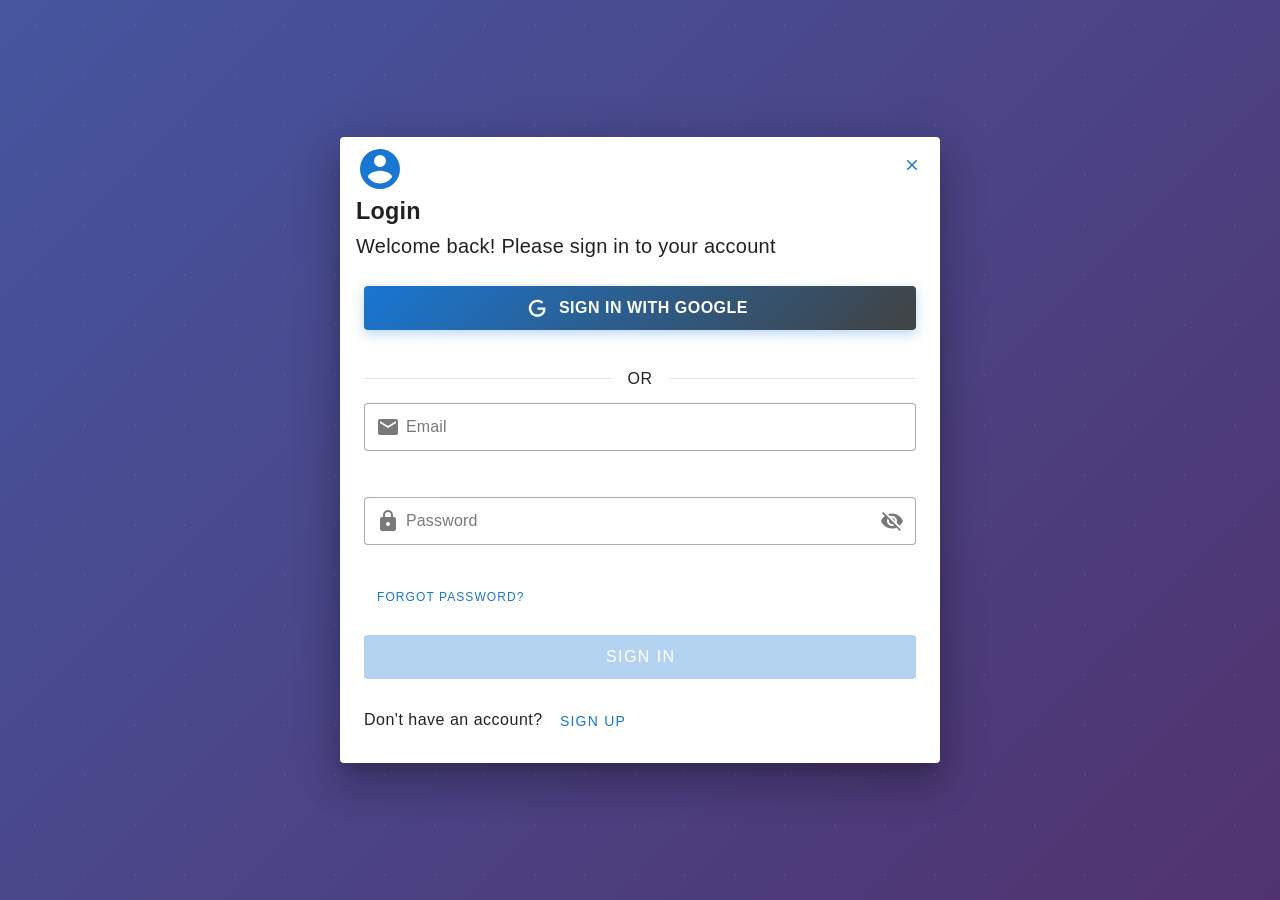
<file: src/auth/index.html>
<!doctype html>
<html lang="en">
  <head>
    <meta charset="UTF-8" />
    <meta name="viewport" content="width=device-width, initial-scale=1.0" />
    <title>Login - iamnhtt</title>
    <link
      rel="icon"
      type="image/png"
      href="/logo.png"
    />
    <script type="module" crossorigin src="../../assets/auth-CJ8WAAJZ.js"></script>
    <link rel="modulepreload" crossorigin href="../../assets/modulepreload-polyfill-YP0FEG5d.js">
    <link rel="modulepreload" crossorigin href="../../assets/preload-helper-ySK2DdBU.js">
    <link rel="modulepreload" crossorigin href="../../assets/runtime-dom.esm-bundler-Dkm7NH_y.js">
    <link rel="modulepreload" crossorigin href="../../assets/pinia-B1af4gAa.js">
    <link rel="modulepreload" crossorigin href="../../assets/i18n-DDheUZxc.js">
    <link rel="modulepreload" crossorigin href="../../assets/AuthDialog-CHuAx7dU.js">
    <link rel="modulepreload" crossorigin href="../../assets/vuetify-qBlGNds7.js">
    <link rel="stylesheet" crossorigin href="../../assets/i18n-CN00oH25.css">
    <link rel="stylesheet" crossorigin href="../../assets/AuthDialog-BZkzhSZb.css">
    <link rel="stylesheet" crossorigin href="../../assets/vuetify-BqQ4F2YJ.css">
    <link rel="stylesheet" crossorigin href="../../assets/auth-CRBExVPW.css">
    <link rel="stylesheet" crossorigin href="../../assets/base-CXTrItMP.css">
  </head>
  <body>
    <div id="auth-app"></div>

  </body>
</html>
</file>
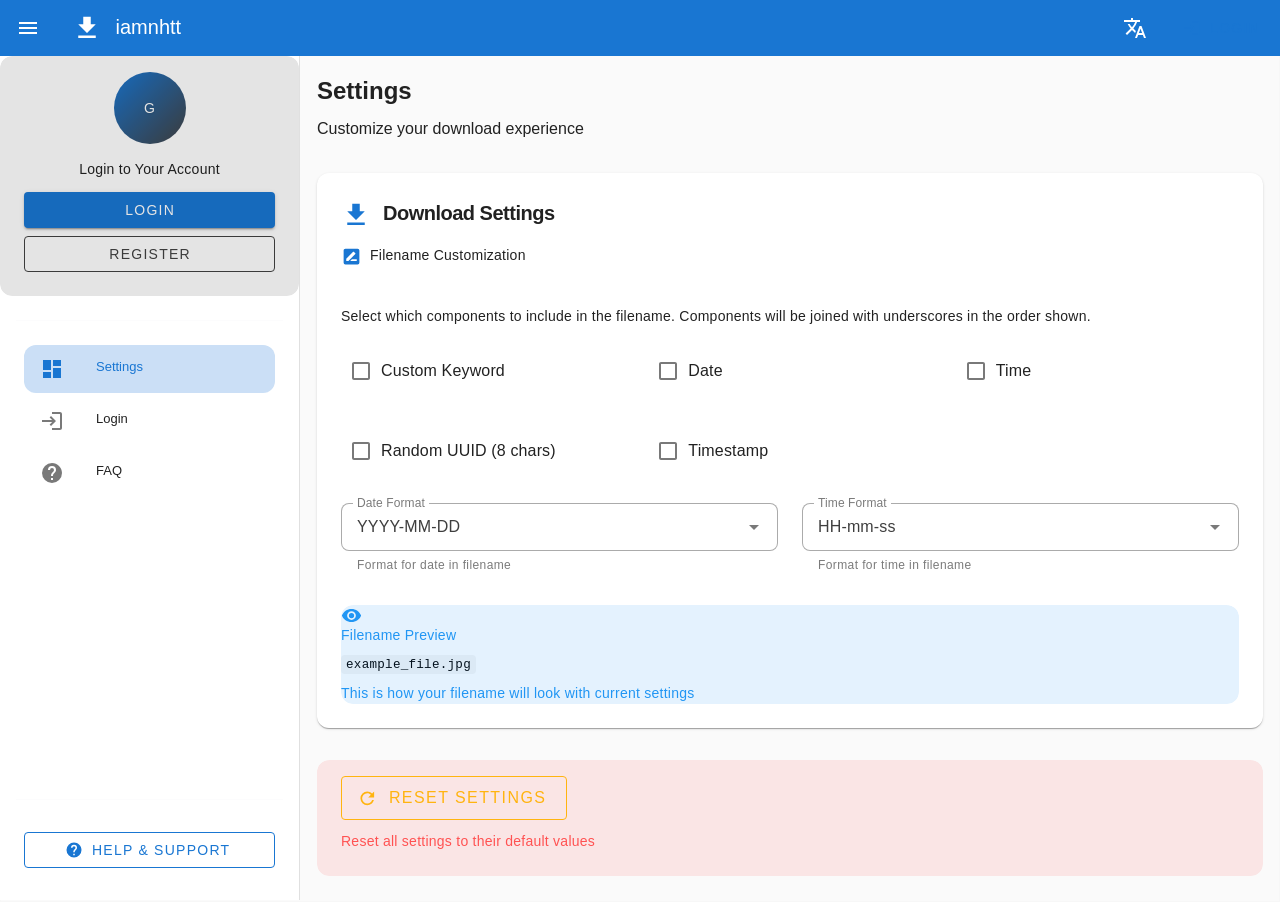
<file: src/options/index.html>
<!doctype html>
<html lang="en">
  <head>
    <meta charset="UTF-8" />
    <link
      rel="icon"
      type="image/png"
      href="/logo.png"
    />
    <meta
      name="viewport"
      content="width=device-width, initial-scale=1.0"
    />
    <title>iamnhtt</title>
    <script type="module" crossorigin src="../../assets/options-Iq455aUd.js"></script>
    <link rel="modulepreload" crossorigin href="../../assets/modulepreload-polyfill-YP0FEG5d.js">
    <link rel="modulepreload" crossorigin href="../../assets/runtime-dom.esm-bundler-Dkm7NH_y.js">
    <link rel="modulepreload" crossorigin href="../../assets/pinia-B1af4gAa.js">
    <link rel="modulepreload" crossorigin href="../../assets/vue-router-DR3_ROMJ.js">
    <link rel="modulepreload" crossorigin href="../../assets/preload-helper-ySK2DdBU.js">
    <link rel="modulepreload" crossorigin href="../../assets/i18n-DDheUZxc.js">
    <link rel="modulepreload" crossorigin href="../../assets/vuetify-qBlGNds7.js">
    <link rel="modulepreload" crossorigin href="../../assets/auth.store-Cs5nnl6f.js">
    <link rel="modulepreload" crossorigin href="../../assets/subscription.utils-C0Zyc09K.js">
    <link rel="modulepreload" crossorigin href="../../assets/AuthDialog-CHuAx7dU.js">
    <link rel="stylesheet" crossorigin href="../../assets/i18n-CN00oH25.css">
    <link rel="stylesheet" crossorigin href="../../assets/vuetify-BqQ4F2YJ.css">
    <link rel="stylesheet" crossorigin href="../../assets/AuthDialog-BZkzhSZb.css">
    <link rel="stylesheet" crossorigin href="../../assets/options-D1cK6eZv.css">
    <link rel="stylesheet" crossorigin href="../../assets/base-CXTrItMP.css">
    <link rel="stylesheet" crossorigin href="../../assets/my-styles-UXybMXC6.css">
  </head>
  <body>
    <div id="app"></div>
  </body>
</html>
</file>
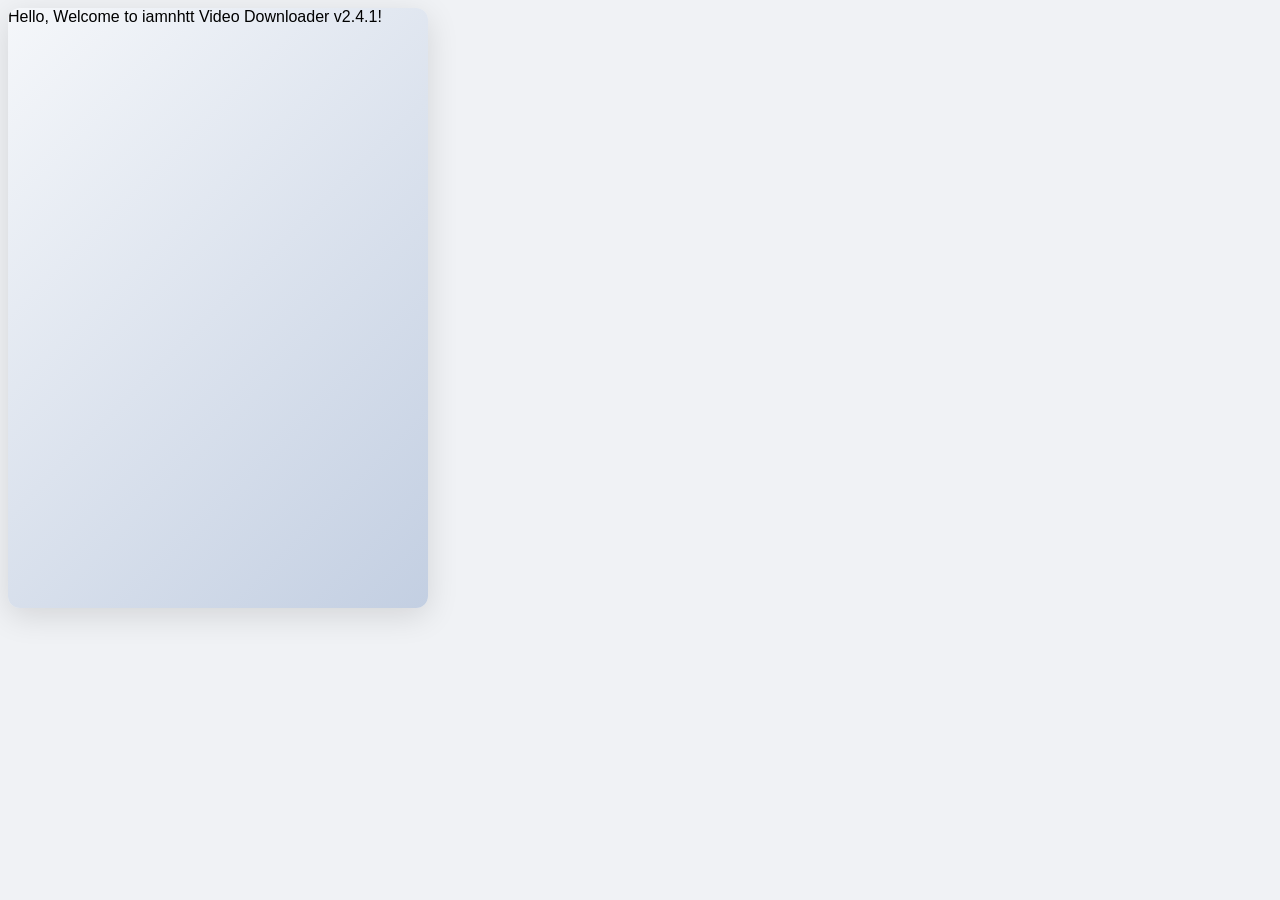
<file: src/popup/index.html>
<!doctype html>
<html lang="en">
  <head>
    <meta charset="UTF-8" />
    <link
      rel="icon"
      type="image/png"
      href="/logo.png"
    />
    <meta
      name="viewport"
      content="width=device-width, initial-scale=1.0"
    />
    <title>iamnhtt</title>
    <script type="module" crossorigin src="../../assets/popup-B8hC7JxZ.js"></script>
    <link rel="modulepreload" crossorigin href="../../assets/modulepreload-polyfill-YP0FEG5d.js">
    <link rel="modulepreload" crossorigin href="../../assets/runtime-dom.esm-bundler-Dkm7NH_y.js">
    <link rel="stylesheet" crossorigin href="../../assets/popup-DiAo0fZc.css">
  </head>
  <body>
    <div id="app"></div>
  </body>
</html>
</file>
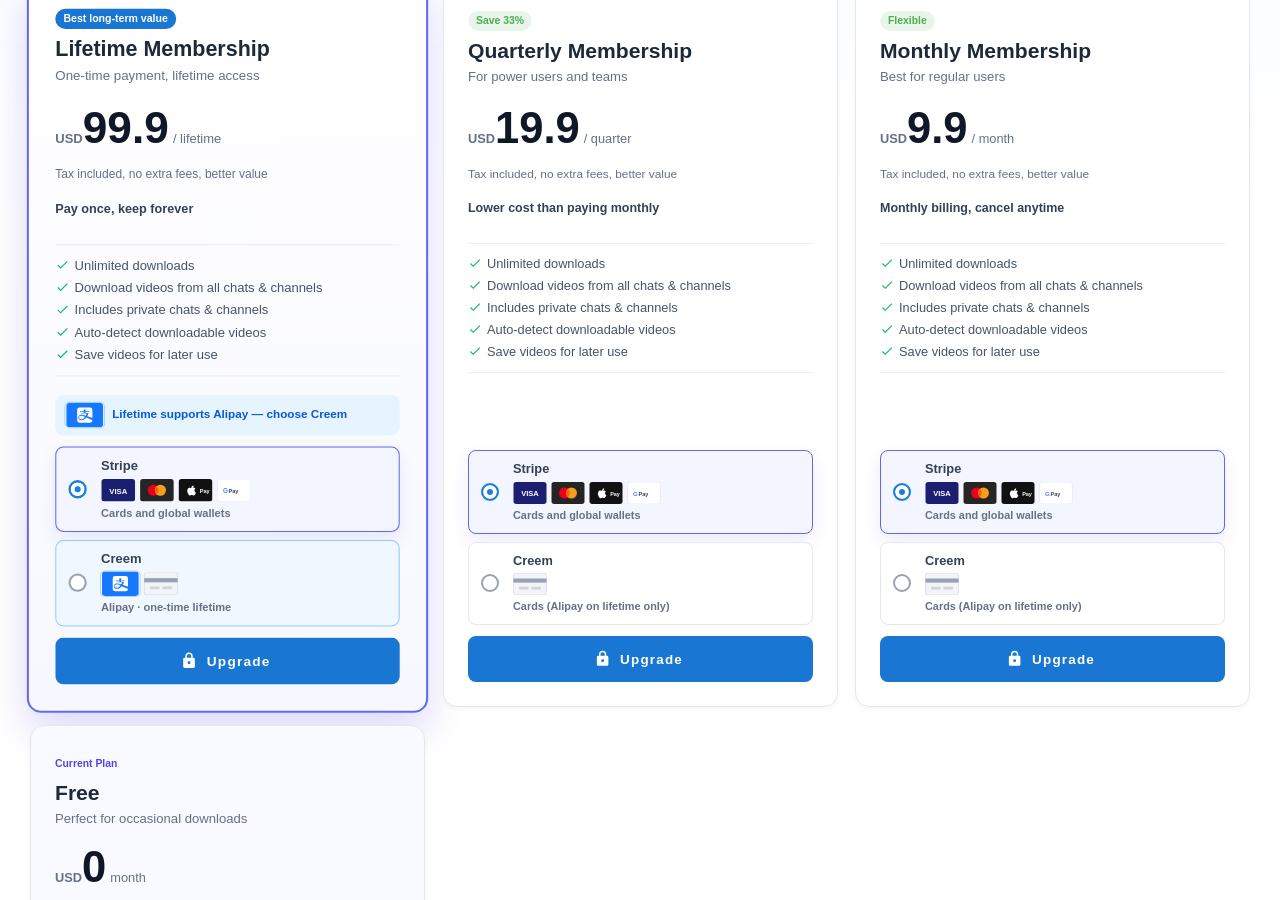
<file: src/pricing/index.html>
<!doctype html>
<html lang="en">
  <head>
    <meta charset="UTF-8" />
    <meta name="viewport" content="width=device-width, initial-scale=1.0" />
    <link
      rel="icon"
      type="image/png"
      href="/logo.png"
    />
    <title>Pricing - iamnhtt</title>
    <script type="module" crossorigin src="../../assets/pricing-W77lgeQI.js"></script>
    <link rel="modulepreload" crossorigin href="../../assets/modulepreload-polyfill-YP0FEG5d.js">
    <link rel="modulepreload" crossorigin href="../../assets/runtime-dom.esm-bundler-Dkm7NH_y.js">
    <link rel="modulepreload" crossorigin href="../../assets/preload-helper-ySK2DdBU.js">
    <link rel="modulepreload" crossorigin href="../../assets/i18n-DDheUZxc.js">
    <link rel="modulepreload" crossorigin href="../../assets/business-api.service-DB4nYUys.js">
    <link rel="modulepreload" crossorigin href="../../assets/PaymentMethodIcons-DBpvn5N2.js">
    <link rel="modulepreload" crossorigin href="../../assets/vuetify-qBlGNds7.js">
    <link rel="stylesheet" crossorigin href="../../assets/i18n-CN00oH25.css">
    <link rel="stylesheet" crossorigin href="../../assets/PaymentMethodIcons-D09QLcSL.css">
    <link rel="stylesheet" crossorigin href="../../assets/vuetify-BqQ4F2YJ.css">
    <link rel="stylesheet" crossorigin href="../../assets/pricing-C3QFakJF.css">
  </head>
  <body>
    <div id="app"></div>

  </body>
</html>
</file>
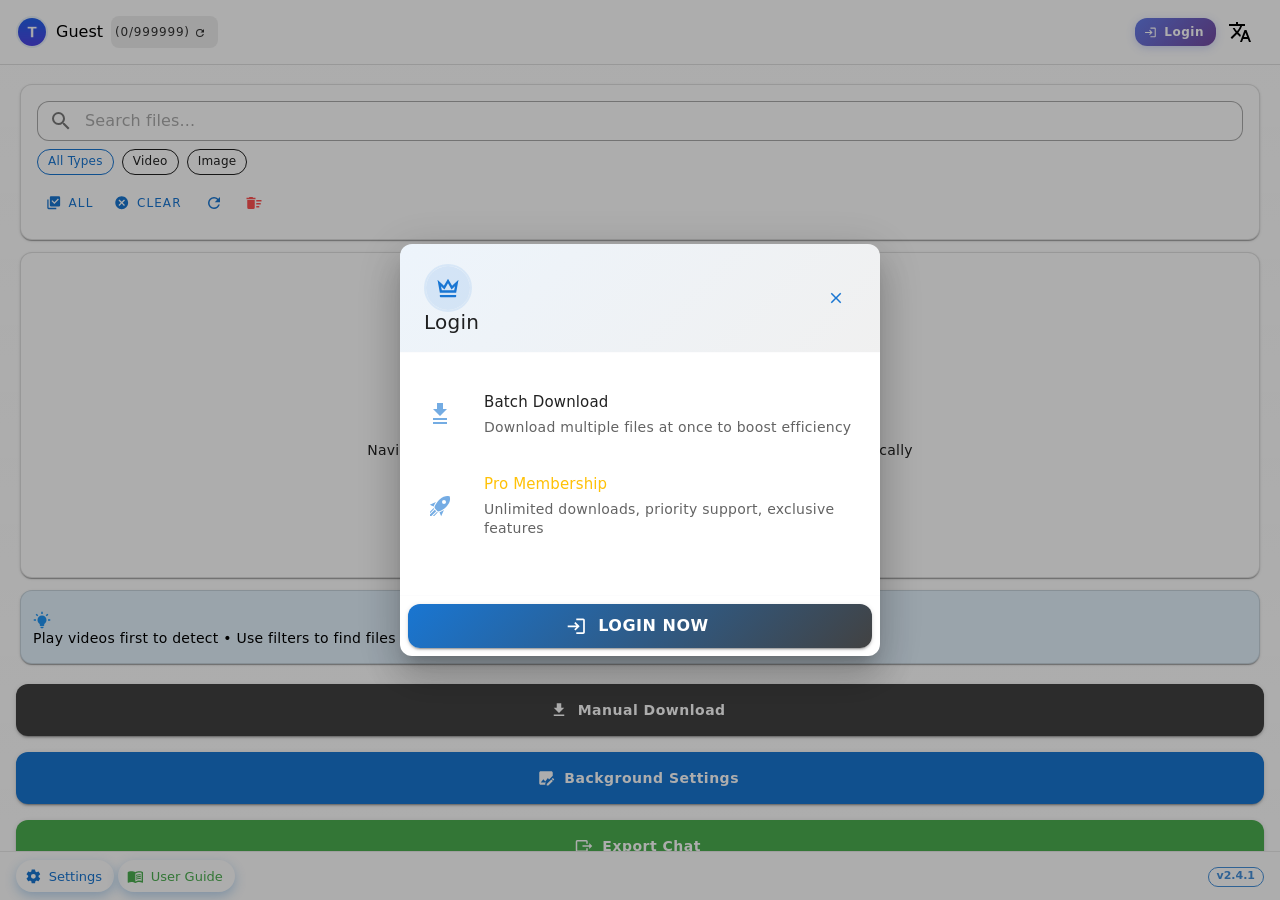
<file: src/side-panel/index.html>
<!doctype html>
<html lang="en">
  <head>
    <meta charset="UTF-8" />
    <link
      rel="icon"
      type="image/svg+xml"
      href="/logo.png"
    />
    <meta
      name="viewport"
      content="width=device-width, initial-scale=1.0"
    />
    <title>iamnhtt</title>
    <script type="module" crossorigin src="../../assets/index.html-D17EJQxV.js"></script>
    <link rel="modulepreload" crossorigin href="../../assets/modulepreload-polyfill-YP0FEG5d.js">
    <link rel="modulepreload" crossorigin href="../../assets/runtime-dom.esm-bundler-Dkm7NH_y.js">
    <link rel="modulepreload" crossorigin href="../../assets/pinia-B1af4gAa.js">
    <link rel="modulepreload" crossorigin href="../../assets/vue-router-DR3_ROMJ.js">
    <link rel="modulepreload" crossorigin href="../../assets/setting-BzSND-AK.js">
    <link rel="modulepreload" crossorigin href="../../assets/preload-helper-ySK2DdBU.js">
    <link rel="modulepreload" crossorigin href="../../assets/i18n-DDheUZxc.js">
    <link rel="modulepreload" crossorigin href="../../assets/auth.store-Cs5nnl6f.js">
    <link rel="modulepreload" crossorigin href="../../assets/AuthDialog-CHuAx7dU.js">
    <link rel="modulepreload" crossorigin href="../../assets/unified-auth-DP8-Mtf-.js">
    <link rel="modulepreload" crossorigin href="../../assets/subscription.utils-C0Zyc09K.js">
    <link rel="modulepreload" crossorigin href="../../assets/helper-C6JLuluW.js">
    <link rel="modulepreload" crossorigin href="../../assets/vuetify-qBlGNds7.js">
    <link rel="stylesheet" crossorigin href="../../assets/i18n-CN00oH25.css">
    <link rel="stylesheet" crossorigin href="../../assets/AuthDialog-BZkzhSZb.css">
    <link rel="stylesheet" crossorigin href="../../assets/vuetify-BqQ4F2YJ.css">
    <link rel="stylesheet" crossorigin href="../../assets/index-f9LgfTHs.css">
    <link rel="stylesheet" crossorigin href="../../assets/base-CXTrItMP.css">
    <link rel="stylesheet" crossorigin href="../../assets/my-styles-UXybMXC6.css">
  </head>
  <body>
    <div id="app"></div>

  </body>
</html>
</file>
<file: assets/i18n-CN00oH25.css>
@charset "UTF-8";.v-ripple__container{color:inherit;border-radius:inherit;position:absolute;width:100%;height:100%;left:0;top:0;overflow:hidden;z-index:0;pointer-events:none;contain:strict}.v-ripple__animation{color:inherit;position:absolute;top:0;left:0;border-radius:50%;background:currentColor;opacity:0;pointer-events:none;overflow:hidden;will-change:transform,opacity}.v-ripple__animation--enter{transition:none;opacity:0}.v-ripple__animation--in{transition:transform .25s cubic-bezier(0,0,.2,1),opacity .1s cubic-bezier(0,0,.2,1);opacity:calc(.25 * var(--v-theme-overlay-multiplier))}@media (prefers-reduced-motion: reduce){.v-ripple__animation--in{transition-property:opacity;transition-duration:.1s}}.v-ripple__animation--out{transition:opacity .3s cubic-bezier(0,0,.2,1);opacity:0}.v-tooltip>.v-overlay__content{background:rgb(var(--v-theme-surface-variant));color:rgb(var(--v-theme-on-surface-variant));border-radius:4px;font-size:.875rem;line-height:1.6;display:inline-block;padding:5px 16px;text-transform:initial;width:auto;opacity:1;transition-property:opacity,transform;overflow-wrap:break-word}.v-tooltip>.v-overlay__content[class*=enter-active]{transition-timing-function:cubic-bezier(0,0,.2,1);transition-duration:.15s}.v-tooltip>.v-overlay__content[class*=leave-active]{transition-timing-function:cubic-bezier(.4,0,1,1);transition-duration:75ms}.v-tooltip:not(.v-tooltip--interactive)>.v-overlay__content{pointer-events:none}.v-overlay-container{contain:layout;left:0;pointer-events:none;position:absolute;top:0;display:contents}.v-overlay-scroll-blocked{padding-inline-end:var(--v-scrollbar-offset)}.v-overlay-scroll-blocked:not(html){overflow-y:hidden!important}html.v-overlay-scroll-blocked{position:fixed;top:var(--v-body-scroll-y);left:var(--v-body-scroll-x);width:100%;height:100%}.v-overlay{--v-overlay-opacity: .32;border-radius:inherit;display:flex;left:0;pointer-events:none;position:fixed;top:0;bottom:0;right:0}.v-overlay__content{outline:none;position:absolute;pointer-events:auto;contain:layout}.v-overlay__scrim{pointer-events:auto;background:#000;border-radius:inherit;bottom:0;left:0;opacity:var(--v-overlay-opacity);position:fixed;right:0;top:0}.v-overlay--absolute,.v-overlay--contained .v-overlay__scrim{position:absolute}.v-overlay--scroll-blocked{padding-inline-end:var(--v-scrollbar-offset)}.v-list{overflow:auto;padding:8px 0;position:relative;outline:none;border-color:rgba(var(--v-border-color),var(--v-border-opacity));border-style:solid;border-width:0}.v-list--border{border-width:thin;box-shadow:none}.v-list{box-shadow:0 0 0 0 var(--v-shadow-key-umbra-opacity, rgba(0, 0, 0, .2)),0 0 0 0 var(--v-shadow-key-penumbra-opacity, rgba(0, 0, 0, .14)),0 0 0 0 var(--v-shadow-key-ambient-opacity, rgba(0, 0, 0, .12));border-radius:0;background:rgba(var(--v-theme-surface));color:rgba(var(--v-theme-on-surface),var(--v-high-emphasis-opacity))}.v-list--disabled{pointer-events:none;-webkit-user-select:none;-moz-user-select:none;user-select:none}.v-list--nav{padding-inline:8px}.v-list--rounded{border-radius:4px}.v-list--subheader{padding-top:0}.v-list-img{border-radius:inherit;display:flex;height:100%;left:0;overflow:hidden;position:absolute;top:0;width:100%;z-index:-1}.v-list-subheader{align-items:center;background:inherit;color:rgba(var(--v-theme-on-surface),var(--v-medium-emphasis-opacity));display:flex;font-size:.875rem;font-weight:400;line-height:1.375rem;padding-inline-end:16px;min-height:40px;transition:.2s min-height cubic-bezier(.4,0,.2,1)}.v-list-subheader__text{overflow:hidden;text-overflow:ellipsis;white-space:nowrap}.v-list--density-default .v-list-subheader{min-height:40px;padding-inline-start:calc(16px + var(--indent-padding))!important}.v-list--density-comfortable .v-list-subheader{min-height:36px;padding-inline-start:calc(16px + var(--indent-padding))!important}.v-list--density-compact .v-list-subheader{min-height:32px;padding-inline-start:calc(16px + var(--indent-padding))!important}.v-list-subheader--inset{--indent-padding: 56px}.v-list--nav .v-list-subheader{font-size:.75rem}.v-list-subheader--sticky{background:inherit;left:0;position:sticky;top:0;z-index:1}.v-list__overlay{background-color:currentColor;border-radius:inherit;bottom:0;left:0;opacity:0;pointer-events:none;position:absolute;right:0;top:0;transition:opacity .2s ease-in-out}.v-list-item{align-items:center;display:grid;flex:none;grid-template-areas:"prepend content append";grid-template-columns:max-content 1fr auto;outline:none;max-width:100%;padding:4px 16px;position:relative;text-decoration:none;border-color:rgba(var(--v-border-color),var(--v-border-opacity));border-style:solid;border-width:0}.v-list-item--border{border-width:thin;box-shadow:none}.v-list-item:hover>.v-list-item__overlay{opacity:calc(var(--v-hover-opacity) * var(--v-theme-overlay-multiplier))}.v-list-item:focus-visible>.v-list-item__overlay{opacity:calc(var(--v-focus-opacity) * var(--v-theme-overlay-multiplier))}@supports not selector(:focus-visible){.v-list-item:focus>.v-list-item__overlay{opacity:calc(var(--v-focus-opacity) * var(--v-theme-overlay-multiplier))}}.v-list-item--active>.v-list-item__overlay,.v-list-item[aria-haspopup=menu][aria-expanded=true]>.v-list-item__overlay{opacity:calc(var(--v-activated-opacity) * var(--v-theme-overlay-multiplier))}.v-list-item--active:hover>.v-list-item__overlay,.v-list-item[aria-haspopup=menu][aria-expanded=true]:hover>.v-list-item__overlay{opacity:calc((var(--v-activated-opacity) + var(--v-hover-opacity)) * var(--v-theme-overlay-multiplier))}.v-list-item--active:focus-visible>.v-list-item__overlay,.v-list-item[aria-haspopup=menu][aria-expanded=true]:focus-visible>.v-list-item__overlay{opacity:calc((var(--v-activated-opacity) + var(--v-focus-opacity)) * var(--v-theme-overlay-multiplier))}@supports not selector(:focus-visible){.v-list-item--active:focus>.v-list-item__overlay,.v-list-item[aria-haspopup=menu][aria-expanded=true]:focus>.v-list-item__overlay{opacity:calc((var(--v-activated-opacity) + var(--v-focus-opacity)) * var(--v-theme-overlay-multiplier))}}.v-list-item{border-radius:0}.v-list-item--variant-plain,.v-list-item--variant-outlined,.v-list-item--variant-text,.v-list-item--variant-tonal{background:transparent;color:inherit}.v-list-item--variant-plain{opacity:.62}.v-list-item--variant-plain:focus,.v-list-item--variant-plain:hover{opacity:1}.v-list-item--variant-plain .v-list-item__overlay{display:none}.v-list-item--variant-elevated,.v-list-item--variant-flat{background:rgba(var(--v-theme-surface));color:rgba(var(--v-theme-on-surface),var(--v-high-emphasis-opacity))}.v-list-item--variant-elevated{box-shadow:0 2px 1px -1px var(--v-shadow-key-umbra-opacity, rgba(0, 0, 0, .2)),0 1px 1px 0 var(--v-shadow-key-penumbra-opacity, rgba(0, 0, 0, .14)),0 1px 3px 0 var(--v-shadow-key-ambient-opacity, rgba(0, 0, 0, .12))}.v-list-item--variant-flat{box-shadow:0 0 0 0 var(--v-shadow-key-umbra-opacity, rgba(0, 0, 0, .2)),0 0 0 0 var(--v-shadow-key-penumbra-opacity, rgba(0, 0, 0, .14)),0 0 0 0 var(--v-shadow-key-ambient-opacity, rgba(0, 0, 0, .12))}.v-list-item--variant-outlined{border:thin solid currentColor}.v-list-item--variant-text .v-list-item__overlay{background:currentColor}.v-list-item--variant-tonal .v-list-item__underlay{background:currentColor;opacity:var(--v-activated-opacity);border-radius:inherit;top:0;right:0;bottom:0;left:0;pointer-events:none}.v-list-item .v-list-item__underlay{position:absolute}@supports selector(:focus-visible){.v-list-item:after{pointer-events:none;border:2px solid currentColor;border-radius:4px;opacity:0;transition:opacity .2s ease-in-out;content:"";position:absolute;top:0;left:0;width:100%;height:100%}.v-list-item:focus-visible:after{opacity:calc(.15 * var(--v-theme-overlay-multiplier))}}.v-list-item__prepend>.v-badge .v-icon,.v-list-item__prepend>.v-icon,.v-list-item__append>.v-badge .v-icon,.v-list-item__append>.v-icon{opacity:var(--v-medium-emphasis-opacity)}.v-list-item--active .v-list-item__prepend>.v-badge .v-icon,.v-list-item--active .v-list-item__prepend>.v-icon,.v-list-item--active .v-list-item__append>.v-badge .v-icon,.v-list-item--active .v-list-item__append>.v-icon{opacity:1}.v-list-item--active:not(.v-list-item--link) .v-list-item__overlay{opacity:calc(var(--v-activated-opacity) * var(--v-theme-overlay-multiplier))}.v-list-item--rounded{border-radius:4px}.v-list-item--disabled{pointer-events:none;-webkit-user-select:none;-moz-user-select:none;user-select:none;opacity:.6}.v-list-item--link{cursor:pointer}.v-navigation-drawer--rail:not(.v-navigation-drawer--expand-on-hover) .v-list-item .v-avatar,.v-navigation-drawer--rail.v-navigation-drawer--expand-on-hover:not(.v-navigation-drawer--is-hovering) .v-list-item .v-avatar{--v-avatar-height: 24px}.v-list-item__prepend{align-items:center;align-self:center;display:flex;grid-area:prepend}.v-list-item__prepend>.v-badge~.v-list-item__spacer,.v-list-item__prepend>.v-icon~.v-list-item__spacer,.v-list-item__prepend>.v-tooltip~.v-list-item__spacer{width:32px}.v-list-item__prepend>.v-avatar~.v-list-item__spacer,.v-list-item__prepend>.v-badge:is(:has(.v-avatar))~.v-list-item__spacer{width:16px}.v-list-item--slim .v-list-item__prepend>.v-badge~.v-list-item__spacer,.v-list-item--slim .v-list-item__prepend>.v-icon~.v-list-item__spacer,.v-list-item--slim .v-list-item__prepend>.v-tooltip~.v-list-item__spacer{width:20px}.v-list-item--slim .v-list-item__prepend>.v-avatar~.v-list-item__spacer,.v-list-item--slim .v-list-item__prepend>.v-badge:is(:has(.v-avatar))~.v-list-item__spacer{width:4px}.v-list-item--slim .v-list-item__prepend>.v-list-item-action~.v-list-item__spacer{width:4px}.v-list-item--three-line .v-list-item__prepend{align-self:start}.v-list-item__append{align-self:center;display:flex;align-items:center;grid-area:append}.v-list-item__append .v-list-item__spacer{order:-1;transition:.15s width cubic-bezier(.4,0,.2,1)}.v-list-item__append>.v-badge~.v-list-item__spacer,.v-list-item__append>.v-icon~.v-list-item__spacer,.v-list-item__append>.v-tooltip~.v-list-item__spacer{width:32px}.v-list-item__append>.v-avatar~.v-list-item__spacer,.v-list-item__append>.v-badge:is(:has(.v-avatar))~.v-list-item__spacer{width:16px}.v-list-item__append>.v-list-item-action~.v-list-item__spacer{width:16px}.v-list-item--slim .v-list-item__append>.v-badge~.v-list-item__spacer,.v-list-item--slim .v-list-item__append>.v-icon~.v-list-item__spacer,.v-list-item--slim .v-list-item__append>.v-tooltip~.v-list-item__spacer{width:20px}.v-list-item--slim .v-list-item__append>.v-avatar~.v-list-item__spacer,.v-list-item--slim .v-list-item__append>.v-badge:is(:has(.v-avatar))~.v-list-item__spacer{width:4px}.v-list-item--slim .v-list-item__append>.v-list-item-action~.v-list-item__spacer{width:4px}.v-list-item--three-line .v-list-item__append{align-self:start}.v-list-item__content{align-self:center;grid-area:content;overflow:hidden;min-width:40px}.v-list-item-action{align-self:center;display:flex;align-items:center;flex:none;transition:inherit;transition-property:height,width}.v-list-item-action--start{margin-inline-end:8px;margin-inline-start:-8px}.v-list-item-action--end{margin-inline-start:8px;margin-inline-end:-8px}.v-list-item-media{margin-top:0;margin-bottom:0}.v-list-item-media--start{margin-inline-end:16px}.v-list-item-media--end{margin-inline-start:16px}.v-list-item--two-line .v-list-item-media{margin-top:-4px;margin-bottom:-4px}.v-list-item--three-line .v-list-item-media{margin-top:0;margin-bottom:0}.v-list-item-subtitle{-webkit-box-orient:vertical;display:-webkit-box;opacity:var(--v-list-item-subtitle-opacity, var(--v-medium-emphasis-opacity));overflow:hidden;padding:0;text-overflow:ellipsis;overflow-wrap:break-word;word-break:initial}.v-list-item--one-line .v-list-item-subtitle{-webkit-line-clamp:1}.v-list-item--two-line .v-list-item-subtitle{-webkit-line-clamp:2}.v-list-item--three-line .v-list-item-subtitle{-webkit-line-clamp:3}.v-list-item-subtitle{font-size:.875rem;font-weight:400;letter-spacing:.0178571429em;line-height:1rem;text-transform:none}.v-list-item--nav .v-list-item-subtitle{font-size:.75rem;font-weight:400;letter-spacing:.0178571429em;line-height:1rem}.v-list-item-title{-webkit-hyphens:auto;hyphens:auto;overflow-wrap:normal;overflow:hidden;padding:0;white-space:nowrap;text-overflow:ellipsis;word-break:normal;word-wrap:break-word;font-size:1rem;font-weight:400;letter-spacing:.009375em;line-height:1.5;text-transform:none}.v-list-item--nav .v-list-item-title{font-size:.8125rem;font-weight:500;letter-spacing:normal;line-height:1rem}.v-list-item--density-default{min-height:40px}.v-list-item--density-default.v-list-item--one-line{min-height:48px;padding-top:4px;padding-bottom:4px}.v-list-item--density-default.v-list-item--two-line{min-height:64px;padding-top:12px;padding-bottom:12px}.v-list-item--density-default.v-list-item--three-line{min-height:88px;padding-top:16px;padding-bottom:16px}.v-list-item--density-default.v-list-item--three-line .v-list-item__prepend,.v-list-item--density-default.v-list-item--three-line .v-list-item__append{padding-top:8px}.v-list-item--density-default:not(.v-list-item--nav).v-list-item--one-line{padding-inline:16px}.v-list-item--density-default:not(.v-list-item--nav).v-list-item--two-line{padding-inline:16px}.v-list-item--density-default:not(.v-list-item--nav).v-list-item--three-line{padding-inline:16px}.v-list-item--density-comfortable{min-height:36px}.v-list-item--density-comfortable.v-list-item--one-line{min-height:44px}.v-list-item--density-comfortable.v-list-item--two-line{min-height:60px;padding-top:8px;padding-bottom:8px}.v-list-item--density-comfortable.v-list-item--three-line{min-height:84px;padding-top:12px;padding-bottom:12px}.v-list-item--density-comfortable.v-list-item--three-line .v-list-item__prepend,.v-list-item--density-comfortable.v-list-item--three-line .v-list-item__append{padding-top:6px}.v-list-item--density-comfortable:not(.v-list-item--nav).v-list-item--one-line{padding-inline:16px}.v-list-item--density-comfortable:not(.v-list-item--nav).v-list-item--two-line{padding-inline:16px}.v-list-item--density-comfortable:not(.v-list-item--nav).v-list-item--three-line{padding-inline:16px}.v-list-item--density-compact{min-height:32px}.v-list-item--density-compact.v-list-item--one-line{min-height:40px}.v-list-item--density-compact.v-list-item--two-line{min-height:56px;padding-top:4px;padding-bottom:4px}.v-list-item--density-compact.v-list-item--three-line{min-height:80px;padding-top:8px;padding-bottom:8px}.v-list-item--density-compact.v-list-item--three-line .v-list-item__prepend,.v-list-item--density-compact.v-list-item--three-line .v-list-item__append{padding-top:4px}.v-list-item--density-compact:not(.v-list-item--nav).v-list-item--one-line{padding-inline:16px}.v-list-item--density-compact:not(.v-list-item--nav).v-list-item--two-line{padding-inline:16px}.v-list-item--density-compact:not(.v-list-item--nav).v-list-item--three-line{padding-inline:16px}.v-list-item--nav{padding-inline:8px}.v-list .v-list-item--nav:not(:only-child){margin-bottom:4px}.v-list-item__underlay{position:absolute}.v-list-item__overlay{background-color:currentColor;border-radius:inherit;bottom:0;left:0;opacity:0;pointer-events:none;position:absolute;right:0;top:0;transition:opacity .2s ease-in-out}.v-list-item--active.v-list-item--variant-elevated .v-list-item__overlay{--v-theme-overlay-multiplier: 0}.v-list{--indent-padding: 0px}.v-list--nav{--indent-padding: -8px}.v-list-group{--list-indent-size: 16px;--parent-padding: var(--indent-padding);--prepend-width: 40px}.v-list--slim .v-list-group{--prepend-width: 28px}.v-list-group--fluid{--list-indent-size: 0px}.v-list-group--prepend{--parent-padding: calc(var(--indent-padding) + var(--prepend-width))}.v-list-group--fluid.v-list-group--prepend{--parent-padding: var(--indent-padding)}.v-list-group__items{--indent-padding: calc(var(--parent-padding) + var(--list-indent-size));min-width:-moz-min-content;min-width:min-content}.v-navigation-drawer--rail .v-list-group__items{min-width:0}.v-list-group__items .v-list-item{padding-inline-start:calc(16px + var(--indent-padding))!important}.v-list-group__header:not(.v-treeview-item--activatable-group-activator).v-list-item--active:not(:focus-visible) .v-list-item__overlay{opacity:0}.v-list-group__header:not(.v-treeview-item--activatable-group-activator).v-list-item--active:hover .v-list-item__overlay{opacity:calc(var(--v-hover-opacity) * var(--v-theme-overlay-multiplier))}@media (forced-colors: active){.v-list-item:not(.v-list-item--active){color:buttontext}.v-list-item--variant-plain.v-list-item--active{color:highlight!important}.v-list-item:not(.v-list-item--variant-plain).v-list-item--active{background-color:highlight!important;color:highlighttext!important}.v-list-item-title{forced-color-adjust:preserve-parent-color}.v-list-item--active .v-list-item__prepend>.v-badge .v-icon,.v-list-item--active .v-list-item__prepend>.v-icon,.v-list-item--active .v-list-item__append>.v-badge .v-icon,.v-list-item--active .v-list-item__append>.v-icon{forced-color-adjust:preserve-parent-color}@supports selector(:focus-visible){.v-list-item:after{color:buttontext}.v-list-item:focus-visible:after{opacity:1}}}.v-avatar{flex:none;align-items:center;display:inline-flex;justify-content:center;line-height:normal;overflow:hidden;position:relative;text-align:center;transition:.2s cubic-bezier(.4,0,.2,1);transition-property:width,height;vertical-align:middle}.v-avatar.v-avatar--size-x-small{--v-avatar-height: 24px}.v-avatar.v-avatar--size-small{--v-avatar-height: 32px}.v-avatar.v-avatar--size-default{--v-avatar-height: 40px}.v-avatar.v-avatar--size-large{--v-avatar-height: 48px}.v-avatar.v-avatar--size-x-large{--v-avatar-height: 56px}.v-avatar.v-avatar--density-default{height:calc(var(--v-avatar-height) + 0px);width:calc(var(--v-avatar-height) + 0px)}.v-avatar.v-avatar--density-comfortable{height:calc(var(--v-avatar-height) + -4px);width:calc(var(--v-avatar-height) + -4px)}.v-avatar.v-avatar--density-compact{height:calc(var(--v-avatar-height) + -8px);width:calc(var(--v-avatar-height) + -8px)}.v-avatar{border-color:rgba(var(--v-border-color),var(--v-border-opacity));border-style:solid;border-width:0}.v-avatar--border{border-width:thin;box-shadow:none}.v-avatar{border-radius:50%}.v-avatar--variant-plain,.v-avatar--variant-outlined,.v-avatar--variant-text,.v-avatar--variant-tonal{background:transparent;color:inherit}.v-avatar--variant-plain{opacity:.62}.v-avatar--variant-plain:focus,.v-avatar--variant-plain:hover{opacity:1}.v-avatar--variant-plain .v-avatar__overlay{display:none}.v-avatar--variant-elevated,.v-avatar--variant-flat{background:var(--v-theme-surface);color:rgba(var(--v-theme-on-surface),var(--v-medium-emphasis-opacity))}.v-avatar--variant-elevated{box-shadow:0 2px 1px -1px var(--v-shadow-key-umbra-opacity, rgba(0, 0, 0, .2)),0 1px 1px 0 var(--v-shadow-key-penumbra-opacity, rgba(0, 0, 0, .14)),0 1px 3px 0 var(--v-shadow-key-ambient-opacity, rgba(0, 0, 0, .12))}.v-avatar--variant-flat{box-shadow:0 0 0 0 var(--v-shadow-key-umbra-opacity, rgba(0, 0, 0, .2)),0 0 0 0 var(--v-shadow-key-penumbra-opacity, rgba(0, 0, 0, .14)),0 0 0 0 var(--v-shadow-key-ambient-opacity, rgba(0, 0, 0, .12))}.v-avatar--variant-outlined{border:thin solid currentColor}.v-avatar--variant-text .v-avatar__overlay{background:currentColor}.v-avatar--variant-tonal .v-avatar__underlay{background:currentColor;opacity:var(--v-activated-opacity);border-radius:inherit;top:0;right:0;bottom:0;left:0;pointer-events:none}.v-avatar .v-avatar__underlay{position:absolute}.v-avatar--rounded{border-radius:4px}.v-avatar--start{margin-inline-end:8px}.v-avatar--end{margin-inline-start:8px}.v-avatar .v-img{height:100%;width:100%}.v-icon{--v-icon-size-multiplier: 1;align-items:center;display:inline-flex;font-feature-settings:"liga";height:1em;justify-content:center;letter-spacing:normal;line-height:1;position:relative;opacity:var(--v-icon-opacity, 1);text-indent:0;text-align:center;-webkit-user-select:none;-moz-user-select:none;user-select:none;vertical-align:middle;width:1em;min-width:1em}.v-icon--clickable{cursor:pointer}.v-icon--disabled{pointer-events:none;opacity:.38}.v-icon--size-x-small{font-size:calc(var(--v-icon-size-multiplier) * 1em)}.v-icon--size-small{font-size:calc(var(--v-icon-size-multiplier) * 1.25em)}.v-icon--size-default{font-size:calc(var(--v-icon-size-multiplier) * 1.5em)}.v-icon--size-large{font-size:calc(var(--v-icon-size-multiplier) * 1.75em)}.v-icon--size-x-large{font-size:calc(var(--v-icon-size-multiplier) * 2em)}.v-icon__svg{fill:currentColor;width:100%;height:100%}.v-icon--start{margin-inline-end:8px}.v-icon--end{margin-inline-start:8px}.v-img{--v-theme-overlay-multiplier: 3;z-index:0}.v-img.v-img--absolute{height:100%;left:0;overflow:hidden;position:absolute;top:0;width:100%;z-index:-1}.v-img--booting .v-responsive__sizer{transition:none}.v-img--rounded{border-radius:4px}.v-img__img,.v-img__picture,.v-img__gradient,.v-img__placeholder,.v-img__error{z-index:-1;position:absolute;top:0;left:0;width:100%;height:100%}.v-img__img--preload{filter:blur(4px)}.v-img__img--contain{-o-object-fit:contain;object-fit:contain}.v-img__img--cover{-o-object-fit:cover;object-fit:cover}.v-img__gradient{background-repeat:no-repeat}.v-responsive{display:flex;flex:1 0 auto;max-height:100%;max-width:100%;overflow:hidden;position:relative}.v-responsive--inline{display:inline-flex;flex:0 0 auto}.v-responsive__content{flex:1 0 0px;max-width:100%}.v-responsive__sizer~.v-responsive__content{margin-inline-start:-100%}.v-responsive__sizer{flex:1 0 0px;transition:padding-bottom .2s cubic-bezier(.4,0,.2,1);pointer-events:none}.v-divider{color:inherit;display:block;flex:1 1 100%;height:0px;max-height:0px;opacity:var(--v-border-opacity);transition:inherit;border-style:solid;border-width:thin 0 0 0}.v-divider--vertical{align-self:stretch;border-width:0 thin 0 0;display:inline-flex;height:auto;margin-left:-1px;max-height:100%;max-width:0px;vertical-align:text-bottom;width:0px}.v-divider--inset:not(.v-divider--vertical){max-width:calc(100% - 72px);margin-inline-start:72px}.v-divider--inset.v-divider--vertical{margin-bottom:8px;margin-top:8px;max-height:calc(100% - 16px)}.v-divider__content{padding:0 16px;text-wrap:nowrap}.v-divider__wrapper--vertical .v-divider__content{padding:4px 0}.v-divider__wrapper{display:flex;align-items:center;justify-content:center}.v-divider__wrapper--vertical{flex-direction:column;height:100%}.v-divider__wrapper--vertical .v-divider{margin:0 auto}.v-menu>.v-overlay__content{display:flex;flex-direction:column;border-radius:4px}.v-menu>.v-overlay__content>.v-card,.v-menu>.v-overlay__content>.v-sheet,.v-menu>.v-overlay__content>.v-list{background:rgb(var(--v-theme-surface));border-radius:inherit;overflow:auto;height:100%;box-shadow:0 5px 5px -3px var(--v-shadow-key-umbra-opacity, rgba(0, 0, 0, .2)),0 8px 10px 1px var(--v-shadow-key-penumbra-opacity, rgba(0, 0, 0, .14)),0 3px 14px 2px var(--v-shadow-key-ambient-opacity, rgba(0, 0, 0, .12))}.v-application{display:flex;background:rgb(var(--v-theme-background));color:rgba(var(--v-theme-on-background),var(--v-high-emphasis-opacity))}.v-application__wrap{backface-visibility:hidden;display:flex;flex-direction:column;flex:1 1 auto;max-width:100%;min-height:100vh;min-height:100dvh;position:relative}.v-app-bar{display:flex}.v-app-bar.v-toolbar{background:rgb(var(--v-theme-surface));color:rgba(var(--v-theme-on-surface),var(--v-high-emphasis-opacity))}.v-app-bar.v-toolbar:not(.v-toolbar--flat){box-shadow:0 2px 4px -1px var(--v-shadow-key-umbra-opacity, rgba(0, 0, 0, .2)),0 4px 5px 0 var(--v-shadow-key-penumbra-opacity, rgba(0, 0, 0, .14)),0 1px 10px 0 var(--v-shadow-key-ambient-opacity, rgba(0, 0, 0, .12))}.v-app-bar:not(.v-toolbar--absolute){padding-inline-end:var(--v-scrollbar-offset)}.v-toolbar{align-items:flex-start;display:flex;flex:none;flex-direction:column;justify-content:space-between;max-width:100%;position:relative;transition:.2s cubic-bezier(.4,0,.2,1);transition-property:height,width,transform,max-width,left,right,top,bottom,box-shadow;width:100%}@media (prefers-reduced-motion: reduce){.v-toolbar{transition-property:box-shadow}}.v-toolbar{border-color:rgba(var(--v-border-color),var(--v-border-opacity));border-style:solid;border-width:0}.v-toolbar--border{border-width:thin;box-shadow:none}.v-toolbar{box-shadow:0 0 0 0 var(--v-shadow-key-umbra-opacity, rgba(0, 0, 0, .2)),0 0 0 0 var(--v-shadow-key-penumbra-opacity, rgba(0, 0, 0, .14)),0 0 0 0 var(--v-shadow-key-ambient-opacity, rgba(0, 0, 0, .12));border-radius:0;background:rgb(var(--v-theme-surface-light));color:rgba(var(--v-theme-on-surface-light),var(--v-high-emphasis-opacity))}.v-toolbar--absolute{position:absolute}.v-toolbar--collapse{max-width:112px;overflow:hidden;border-end-end-radius:24px}.v-toolbar--collapse .v-toolbar-title{display:none}.v-toolbar--flat{box-shadow:0 0 0 0 var(--v-shadow-key-umbra-opacity, rgba(0, 0, 0, .2)),0 0 0 0 var(--v-shadow-key-penumbra-opacity, rgba(0, 0, 0, .14)),0 0 0 0 var(--v-shadow-key-ambient-opacity, rgba(0, 0, 0, .12))}.v-toolbar--floating{display:inline-flex;width:auto}.v-toolbar--rounded{border-radius:4px}.v-toolbar__content,.v-toolbar__extension{align-items:center;display:flex;flex:0 0 auto;position:relative;transition:inherit;width:100%}.v-toolbar__content{overflow:hidden}.v-toolbar__content>.v-btn:first-child{margin-inline-start:4px}.v-toolbar__content>.v-btn:last-child{margin-inline-end:4px}.v-toolbar__content>.v-toolbar-title{margin-inline-start:20px}.v-toolbar--density-prominent .v-toolbar__content{align-items:flex-start}.v-toolbar__image{display:flex;opacity:var(--v-toolbar-image-opacity, 1);transition-property:opacity;position:absolute;top:0;left:0;width:100%;height:100%}.v-toolbar__prepend,.v-toolbar__append{align-items:center;align-self:stretch;display:flex}.v-toolbar__prepend{margin-inline:4px auto}.v-toolbar__append{margin-inline:auto 4px}.v-toolbar-title{flex:1 1;min-width:0;font-size:1.25rem;font-weight:400;letter-spacing:0;line-height:1.75rem;text-transform:none}.v-toolbar--density-prominent .v-toolbar-title{align-self:flex-end;padding-bottom:6px;font-size:1.5rem;font-weight:400;letter-spacing:0;line-height:2.25rem;text-transform:none}.v-toolbar-title__placeholder{overflow:hidden;text-overflow:ellipsis;white-space:nowrap}.v-toolbar-items{display:flex;height:inherit;align-self:stretch}.v-toolbar-items>.v-btn{border-radius:0}.v-btn{align-items:center;border-radius:4px;display:inline-grid;grid-template-areas:"prepend content append";grid-template-columns:max-content auto max-content;font-weight:500;justify-content:center;letter-spacing:.0892857143em;line-height:normal;max-width:100%;outline:none;position:relative;text-decoration:none;text-indent:.0892857143em;text-transform:uppercase;transition-property:box-shadow,transform,opacity,background;transition-duration:.28s;transition-timing-function:cubic-bezier(.4,0,.2,1);-webkit-user-select:none;-moz-user-select:none;user-select:none;vertical-align:middle;flex-shrink:0}.v-locale--is-rtl .v-btn{text-indent:-.0892857143em}.v-btn--size-x-small{--v-btn-size: .625rem;--v-btn-height: 20px;font-size:var(--v-btn-size);min-width:36px;padding:0 8px}.v-btn--size-small{--v-btn-size: .75rem;--v-btn-height: 28px;font-size:var(--v-btn-size);min-width:50px;padding:0 12px}.v-btn--size-default{--v-btn-size: .875rem;--v-btn-height: 36px;font-size:var(--v-btn-size);min-width:64px;padding:0 16px}.v-btn--size-large{--v-btn-size: 1rem;--v-btn-height: 44px;font-size:var(--v-btn-size);min-width:78px;padding:0 20px}.v-btn--size-x-large{--v-btn-size: 1.125rem;--v-btn-height: 52px;font-size:var(--v-btn-size);min-width:92px;padding:0 24px}.v-btn.v-btn--density-default{height:calc(var(--v-btn-height) + 0px)}.v-btn.v-btn--density-comfortable{height:calc(var(--v-btn-height) + -8px)}.v-btn.v-btn--density-compact{height:calc(var(--v-btn-height) + -12px)}.v-btn{border-color:rgba(var(--v-border-color),var(--v-border-opacity));border-style:solid;border-width:0}.v-btn--border{border-width:thin;box-shadow:none}.v-btn--absolute{position:absolute}.v-btn--fixed{position:fixed}.v-btn:hover>.v-btn__overlay{opacity:calc(var(--v-hover-opacity) * var(--v-theme-overlay-multiplier))}.v-btn:focus-visible>.v-btn__overlay{opacity:calc(var(--v-focus-opacity) * var(--v-theme-overlay-multiplier))}@supports not selector(:focus-visible){.v-btn:focus>.v-btn__overlay{opacity:calc(var(--v-focus-opacity) * var(--v-theme-overlay-multiplier))}}.v-btn--active>.v-btn__overlay,.v-btn[aria-haspopup=menu][aria-expanded=true]>.v-btn__overlay{opacity:calc(var(--v-activated-opacity) * var(--v-theme-overlay-multiplier))}.v-btn--active:hover>.v-btn__overlay,.v-btn[aria-haspopup=menu][aria-expanded=true]:hover>.v-btn__overlay{opacity:calc((var(--v-activated-opacity) + var(--v-hover-opacity)) * var(--v-theme-overlay-multiplier))}.v-btn--active:focus-visible>.v-btn__overlay,.v-btn[aria-haspopup=menu][aria-expanded=true]:focus-visible>.v-btn__overlay{opacity:calc((var(--v-activated-opacity) + var(--v-focus-opacity)) * var(--v-theme-overlay-multiplier))}@supports not selector(:focus-visible){.v-btn--active:focus>.v-btn__overlay,.v-btn[aria-haspopup=menu][aria-expanded=true]:focus>.v-btn__overlay{opacity:calc((var(--v-activated-opacity) + var(--v-focus-opacity)) * var(--v-theme-overlay-multiplier))}}.v-btn--variant-plain,.v-btn--variant-outlined,.v-btn--variant-text,.v-btn--variant-tonal{background:transparent;color:inherit}.v-btn--variant-plain{opacity:.62}.v-btn--variant-plain:focus,.v-btn--variant-plain:hover{opacity:1}.v-btn--variant-plain .v-btn__overlay{display:none}.v-btn--variant-elevated,.v-btn--variant-flat{background:rgb(var(--v-theme-surface));color:rgba(var(--v-theme-on-surface),var(--v-high-emphasis-opacity))}.v-btn--variant-elevated{box-shadow:0 3px 1px -2px var(--v-shadow-key-umbra-opacity, rgba(0, 0, 0, .2)),0 2px 2px 0 var(--v-shadow-key-penumbra-opacity, rgba(0, 0, 0, .14)),0 1px 5px 0 var(--v-shadow-key-ambient-opacity, rgba(0, 0, 0, .12))}.v-btn--variant-flat{box-shadow:0 0 0 0 var(--v-shadow-key-umbra-opacity, rgba(0, 0, 0, .2)),0 0 0 0 var(--v-shadow-key-penumbra-opacity, rgba(0, 0, 0, .14)),0 0 0 0 var(--v-shadow-key-ambient-opacity, rgba(0, 0, 0, .12))}.v-btn--variant-outlined{border:thin solid currentColor}.v-btn--variant-text .v-btn__overlay{background:currentColor}.v-btn--variant-tonal .v-btn__underlay{background:currentColor;opacity:var(--v-activated-opacity);border-radius:inherit;top:0;right:0;bottom:0;left:0;pointer-events:none}.v-btn .v-btn__underlay{position:absolute}@supports selector(:focus-visible){.v-btn:after{pointer-events:none;border:2px solid currentColor;border-radius:inherit;opacity:0;transition:opacity .2s ease-in-out;content:"";position:absolute;top:0;left:0;width:100%;height:100%}.v-btn:focus-visible:after{opacity:calc(.25 * var(--v-theme-overlay-multiplier))}}.v-btn--icon{border-radius:50%;min-width:0;padding:0}.v-btn--icon.v-btn--size-default{--v-btn-size: 1rem}.v-btn--icon.v-btn--density-default{width:calc(var(--v-btn-height) + 12px);height:calc(var(--v-btn-height) + 12px)}.v-btn--icon.v-btn--density-comfortable{width:calc(var(--v-btn-height) + 0px);height:calc(var(--v-btn-height) + 0px)}.v-btn--icon.v-btn--density-compact{width:calc(var(--v-btn-height) + -8px);height:calc(var(--v-btn-height) + -8px)}.v-btn--elevated:hover,.v-btn--elevated:focus{box-shadow:0 2px 4px -1px var(--v-shadow-key-umbra-opacity, rgba(0, 0, 0, .2)),0 4px 5px 0 var(--v-shadow-key-penumbra-opacity, rgba(0, 0, 0, .14)),0 1px 10px 0 var(--v-shadow-key-ambient-opacity, rgba(0, 0, 0, .12))}.v-btn--elevated:active{box-shadow:0 5px 5px -3px var(--v-shadow-key-umbra-opacity, rgba(0, 0, 0, .2)),0 8px 10px 1px var(--v-shadow-key-penumbra-opacity, rgba(0, 0, 0, .14)),0 3px 14px 2px var(--v-shadow-key-ambient-opacity, rgba(0, 0, 0, .12))}.v-btn--flat{box-shadow:none}.v-btn--block{display:flex;flex:1 0 auto;min-width:100%}.v-btn--spaced{display:grid;grid-template-columns:max-content 1fr max-content}.v-btn--spaced.v-btn--spaced-start>.v-btn__content{justify-content:end}.v-btn--spaced.v-btn--spaced-end>.v-btn__content{justify-content:start}.v-btn--disabled{pointer-events:none;opacity:.26}.v-btn--disabled:hover{opacity:.26}.v-btn--disabled.v-btn--variant-elevated,.v-btn--disabled.v-btn--variant-flat{box-shadow:none;opacity:1;color:rgba(var(--v-theme-on-surface),.26);background:rgb(var(--v-theme-surface))}.v-btn--disabled.v-btn--variant-elevated .v-btn__overlay,.v-btn--disabled.v-btn--variant-flat .v-btn__overlay{opacity:.4615384615}.v-btn--loading{pointer-events:none}.v-btn--loading .v-btn__content,.v-btn--loading .v-btn__prepend,.v-btn--loading .v-btn__append{opacity:0}.v-btn--stacked{grid-template-areas:"prepend" "content" "append";grid-template-columns:auto;grid-template-rows:max-content max-content max-content;justify-items:center;align-content:center}.v-btn--stacked .v-btn__content{flex-direction:column;line-height:1.25}.v-btn--stacked .v-btn__prepend,.v-btn--stacked .v-btn__append,.v-btn--stacked .v-btn__content>.v-icon--start,.v-btn--stacked .v-btn__content>.v-icon--end{margin-inline:0}.v-btn--stacked .v-btn__prepend,.v-btn--stacked .v-btn__content>.v-icon--start{margin-bottom:4px}.v-btn--stacked .v-btn__append,.v-btn--stacked .v-btn__content>.v-icon--end{margin-top:4px}.v-btn--stacked.v-btn--size-x-small{--v-btn-size: .625rem;--v-btn-height: 56px;font-size:var(--v-btn-size);min-width:56px;padding:0 12px}.v-btn--stacked.v-btn--size-small{--v-btn-size: .75rem;--v-btn-height: 64px;font-size:var(--v-btn-size);min-width:64px;padding:0 14px}.v-btn--stacked.v-btn--size-default{--v-btn-size: .875rem;--v-btn-height: 72px;font-size:var(--v-btn-size);min-width:72px;padding:0 16px}.v-btn--stacked.v-btn--size-large{--v-btn-size: 1rem;--v-btn-height: 80px;font-size:var(--v-btn-size);min-width:80px;padding:0 18px}.v-btn--stacked.v-btn--size-x-large{--v-btn-size: 1.125rem;--v-btn-height: 88px;font-size:var(--v-btn-size);min-width:88px;padding:0 20px}.v-btn--stacked.v-btn--density-default{height:calc(var(--v-btn-height) + 0px)}.v-btn--stacked.v-btn--density-comfortable{height:calc(var(--v-btn-height) + -16px)}.v-btn--stacked.v-btn--density-compact{height:calc(var(--v-btn-height) + -24px)}.v-btn--slim{padding:0 8px}.v-btn--readonly{pointer-events:none}.v-btn--rounded{border-radius:24px}.v-btn--rounded.v-btn--icon{border-radius:4px}.v-btn .v-icon{--v-icon-size-multiplier: .8571428571}.v-btn--icon .v-icon{--v-icon-size-multiplier: 1}.v-btn--stacked .v-icon{--v-icon-size-multiplier: 1.1428571429}.v-btn--stacked.v-btn--block{min-width:100%}.v-btn__loader{align-items:center;display:flex;height:100%;justify-content:center;left:0;position:absolute;top:0;width:100%}.v-btn__loader>.v-progress-circular{width:1.5em;height:1.5em}.v-btn__content,.v-btn__prepend,.v-btn__append{align-items:center;display:flex;transition:transform,opacity .2s cubic-bezier(.4,0,.2,1)}.v-btn__prepend{grid-area:prepend;margin-inline:calc(var(--v-btn-height) / -9) calc(var(--v-btn-height) / 4.5)}.v-btn--slim .v-btn__prepend{margin-inline-start:0}.v-btn__append{grid-area:append;margin-inline:calc(var(--v-btn-height) / 4.5) calc(var(--v-btn-height) / -9)}.v-btn--slim .v-btn__append{margin-inline-end:0}.v-btn__content{grid-area:content;justify-content:center;white-space:nowrap}.v-btn__content>.v-icon--start{margin-inline:calc(var(--v-btn-height) / -9) calc(var(--v-btn-height) / 4.5)}.v-btn__content>.v-icon--end{margin-inline:calc(var(--v-btn-height) / 4.5) calc(var(--v-btn-height) / -9)}.v-btn--stacked .v-btn__content{white-space:normal}.v-btn__overlay{background-color:currentColor;border-radius:inherit;opacity:0;transition:opacity .2s ease-in-out}.v-btn__overlay,.v-btn__underlay{pointer-events:none;position:absolute;top:0;left:0;width:100%;height:100%}.v-pagination .v-btn{width:auto;padding-inline:5px}.v-pagination .v-btn.v-btn--density-default{min-width:calc(var(--v-btn-height) + 12px)}.v-pagination .v-btn.v-btn--density-comfortable{min-width:calc(var(--v-btn-height) + 0px)}.v-pagination .v-btn.v-btn--density-compact{min-width:calc(var(--v-btn-height) + -8px)}.v-pagination .v-btn{border-radius:4px}.v-pagination .v-btn--rounded{border-radius:50%}.v-pagination .v-btn__overlay{transition:none}.v-pagination__prev .v-btn,.v-pagination__next .v-btn{padding-inline:0}.v-pagination__prev .v-btn.v-btn--density-default,.v-pagination__next .v-btn.v-btn--density-default{width:calc(var(--v-btn-height) + 12px)}.v-pagination__prev .v-btn.v-btn--density-comfortable,.v-pagination__next .v-btn.v-btn--density-comfortable{width:calc(var(--v-btn-height) + 0px)}.v-pagination__prev .v-btn.v-btn--density-compact,.v-pagination__next .v-btn.v-btn--density-compact{width:calc(var(--v-btn-height) + -8px)}.v-pagination .v-pagination__item--is-active .v-btn__overlay{opacity:var(--v-border-opacity)}@media (forced-colors: active){.v-btn:not(.v-btn--variant-text,.v-btn--variant-plain){border:thin solid}.v-btn:focus-visible{outline:2px solid;outline-offset:2px}}.v-btn-toggle>.v-btn.v-btn--active:not(.v-btn--disabled)>.v-btn__overlay{opacity:calc(var(--v-activated-opacity) * var(--v-theme-overlay-multiplier))}.v-btn-toggle>.v-btn.v-btn--active:not(.v-btn--disabled):hover>.v-btn__overlay{opacity:calc((var(--v-activated-opacity) + var(--v-hover-opacity)) * var(--v-theme-overlay-multiplier))}.v-btn-toggle>.v-btn.v-btn--active:not(.v-btn--disabled):focus-visible>.v-btn__overlay{opacity:calc((var(--v-activated-opacity) + var(--v-focus-opacity)) * var(--v-theme-overlay-multiplier))}@supports not selector(:focus-visible){.v-btn-toggle>.v-btn.v-btn--active:not(.v-btn--disabled):focus>.v-btn__overlay{opacity:calc((var(--v-activated-opacity) + var(--v-focus-opacity)) * var(--v-theme-overlay-multiplier))}}.v-btn-toggle>.v-btn.v-btn--active:not(.v-btn--disabled).v-btn--variant-plain{opacity:1}.v-btn-group{display:inline-flex;flex-wrap:nowrap;max-width:100%;min-width:0;overflow-y:hidden;overflow-x:auto;vertical-align:middle;border-color:rgba(var(--v-border-color),var(--v-border-opacity));border-style:solid;border-width:0}.v-btn-group--border{border-width:thin;box-shadow:none}.v-btn-group{box-shadow:0 0 0 0 var(--v-shadow-key-umbra-opacity, rgba(0, 0, 0, .2)),0 0 0 0 var(--v-shadow-key-penumbra-opacity, rgba(0, 0, 0, .14)),0 0 0 0 var(--v-shadow-key-ambient-opacity, rgba(0, 0, 0, .12));border-radius:4px;background:transparent;color:rgba(var(--v-theme-on-surface),var(--v-high-emphasis-opacity))}.v-btn-group--density-default.v-btn-group{height:48px}.v-btn-group--density-comfortable.v-btn-group{height:40px}.v-btn-group--density-compact.v-btn-group{height:36px}.v-btn-group .v-btn{border-radius:0;border-color:inherit}.v-btn-group--tile{border-radius:0}.v-btn-group--horizontal .v-btn:not(:last-child){border-inline-end:none}.v-btn-group--horizontal .v-btn:not(:first-child){border-inline-start:none}.v-btn-group--horizontal .v-btn:first-child{border-start-start-radius:inherit;border-end-start-radius:inherit}.v-btn-group--horizontal .v-btn:last-child{border-start-end-radius:inherit;border-end-end-radius:inherit}.v-btn-group--horizontal.v-btn-group--divided .v-btn:not(:last-child){border-inline-end-width:thin;border-inline-end-style:solid;border-inline-end-color:rgba(var(--v-border-color),var(--v-border-opacity))}.v-btn-group--vertical{flex-direction:column;height:auto!important}.v-btn-group--vertical .v-btn:not(:last-child){border-block-end:none}.v-btn-group--vertical .v-btn:not(:first-child){border-block-start:none}.v-btn-group--vertical .v-btn:first-child{border-start-start-radius:inherit;border-start-end-radius:inherit}.v-btn-group--vertical .v-btn:last-child{border-end-start-radius:inherit;border-end-end-radius:inherit}.v-btn-group--vertical.v-btn-group--divided .v-btn:not(:last-child){border-block-end-width:thin;border-block-end-style:solid;border-block-end-color:rgba(var(--v-border-color),var(--v-border-opacity))}.v-progress-circular{align-items:center;display:inline-flex;justify-content:center;position:relative;vertical-align:middle}.v-progress-circular>svg{width:100%;height:100%;margin:auto;position:absolute;top:0;bottom:0;left:0;right:0;z-index:0}.v-progress-circular__content{align-items:center;display:flex;justify-content:center}.v-progress-circular__underlay{color:rgba(var(--v-border-color),var(--v-border-opacity));stroke:currentColor;z-index:1}.v-progress-circular__overlay{stroke:currentColor;transition:all .2s ease-in-out,stroke-width 0s;z-index:2}.v-progress-circular--size-x-small{height:16px;width:16px}.v-progress-circular--size-small{height:24px;width:24px}.v-progress-circular--size-default{height:32px;width:32px}.v-progress-circular--size-large{height:48px;width:48px}.v-progress-circular--size-x-large{height:64px;width:64px}.v-progress-circular--indeterminate>svg{animation:progress-circular-rotate 1.4s linear infinite;transform-origin:center center;transition:all .2s ease-in-out}.v-progress-circular--indeterminate .v-progress-circular__overlay{animation:progress-circular-dash 1.4s ease-in-out infinite,progress-circular-rotate 1.4s linear infinite;stroke-dasharray:25,200;stroke-dashoffset:0;stroke-linecap:round;transform-origin:center center;transform:rotate(-90deg)}.v-progress-circular--disable-shrink>svg{animation-duration:.7s}.v-progress-circular--disable-shrink .v-progress-circular__overlay{animation:none}.v-progress-circular--indeterminate:not(.v-progress-circular--visible)>svg,.v-progress-circular--indeterminate:not(.v-progress-circular--visible) .v-progress-circular__overlay{animation-play-state:paused!important}@keyframes progress-circular-dash{0%{stroke-dasharray:1,200;stroke-dashoffset:0px}50%{stroke-dasharray:100,200;stroke-dashoffset:-15px}to{stroke-dasharray:100,200;stroke-dashoffset:-124px}}@keyframes progress-circular-rotate{to{transform:rotate(270deg)}}.v-progress-linear{background:transparent;overflow:hidden;position:relative;transition:.2s cubic-bezier(.4,0,.2,1),-webkit-mask-size 0s;transition:.2s cubic-bezier(.4,0,.2,1),mask-size 0s;transition:.2s cubic-bezier(.4,0,.2,1),mask-size 0s,-webkit-mask-size 0s;width:100%}@media (forced-colors: active){.v-progress-linear{border:thin solid buttontext}}.v-progress-linear__background,.v-progress-linear__buffer{background:currentColor;bottom:0;left:0;opacity:var(--v-border-opacity);position:absolute;top:0;width:100%;transition-property:width,left,right;transition:inherit}@media (forced-colors: active){.v-progress-linear__buffer{background-color:highlight!important;opacity:.5!important}}.v-progress-linear__content{align-items:center;display:flex;height:100%;justify-content:center;left:0;position:absolute;top:0;width:100%}.v-progress-linear--clickable .v-progress-linear__content{pointer-events:none}.v-progress-linear__determinate,.v-progress-linear__indeterminate{background:currentColor}@media (forced-colors: active){.v-progress-linear__determinate,.v-progress-linear__indeterminate{background-color:highlight!important}}.v-progress-linear__determinate{height:inherit;left:0;position:absolute;transition:inherit;transition-property:width,left,right}.v-progress-linear__indeterminate .long,.v-progress-linear__indeterminate .short{animation-play-state:paused;animation-duration:2.2s;animation-iteration-count:infinite;bottom:0;height:inherit;left:0;position:absolute;right:auto;top:0;width:auto}.v-progress-linear__indeterminate .long{animation-name:indeterminate-ltr}.v-progress-linear__indeterminate .short{animation-name:indeterminate-short-ltr}.v-progress-linear__stream{animation:stream .25s infinite linear;animation-play-state:paused;bottom:0;left:auto;opacity:.3;pointer-events:none;position:absolute;transition:inherit;transition-property:width,left,right}.v-progress-linear--reverse .v-progress-linear__background,.v-progress-linear--reverse .v-progress-linear__determinate,.v-progress-linear--reverse .v-progress-linear__content,.v-progress-linear--reverse .v-progress-linear__indeterminate .long,.v-progress-linear--reverse .v-progress-linear__indeterminate .short{left:auto;right:0}.v-progress-linear--reverse .v-progress-linear__indeterminate .long{animation-name:indeterminate-rtl}.v-progress-linear--reverse .v-progress-linear__indeterminate .short{animation-name:indeterminate-short-rtl}.v-progress-linear--reverse .v-progress-linear__stream{right:auto}.v-progress-linear--absolute,.v-progress-linear--fixed{left:0;z-index:1}.v-progress-linear--absolute{position:absolute}.v-progress-linear--fixed{position:fixed}.v-progress-linear--rounded{border-radius:9999px}.v-progress-linear--rounded.v-progress-linear--rounded-bar .v-progress-linear__determinate,.v-progress-linear--rounded.v-progress-linear--rounded-bar .v-progress-linear__indeterminate{border-radius:inherit}.v-progress-linear--striped .v-progress-linear__determinate{animation:progress-linear-stripes 1s infinite linear;background-image:linear-gradient(135deg,hsla(0,0%,100%,.25) 25%,transparent 0,transparent 50%,hsla(0,0%,100%,.25) 0,hsla(0,0%,100%,.25) 75%,transparent 0,transparent);background-repeat:repeat;background-size:var(--v-progress-linear-height)}.v-progress-linear--active .v-progress-linear__indeterminate .long,.v-progress-linear--active .v-progress-linear__indeterminate .short,.v-progress-linear--active .v-progress-linear__stream{animation-play-state:running}.v-progress-linear--rounded-bar .v-progress-linear__determinate,.v-progress-linear--rounded-bar .v-progress-linear__indeterminate,.v-progress-linear--rounded-bar .v-progress-linear__stream+.v-progress-linear__background{border-radius:9999px}.v-progress-linear--rounded-bar .v-progress-linear__determinate{border-start-start-radius:0;border-end-start-radius:0}@keyframes indeterminate-ltr{0%{left:-90%;right:100%}60%{left:-90%;right:100%}to{left:100%;right:-35%}}@keyframes indeterminate-rtl{0%{left:100%;right:-90%}60%{left:100%;right:-90%}to{left:-35%;right:100%}}@keyframes indeterminate-short-ltr{0%{left:-200%;right:100%}60%{left:107%;right:-8%}to{left:107%;right:-8%}}@keyframes indeterminate-short-rtl{0%{left:100%;right:-200%}60%{left:-8%;right:107%}to{left:-8%;right:107%}}@keyframes stream{to{transform:translate(var(--v-progress-linear-stream-to))}}@keyframes progress-linear-stripes{0%{background-position-x:var(--v-progress-linear-height)}}.v-alert{display:grid;flex:1 1;grid-template-areas:"prepend content append close" ". content . .";grid-template-columns:max-content auto max-content max-content;position:relative;padding:16px;overflow:hidden;--v-border-color: currentColor}.v-alert--absolute{position:absolute}.v-alert--fixed{position:fixed}.v-alert--sticky{position:sticky}.v-alert{border-radius:4px}.v-alert--variant-plain,.v-alert--variant-outlined,.v-alert--variant-text,.v-alert--variant-tonal{background:transparent;color:inherit}.v-alert--variant-plain{opacity:.62}.v-alert--variant-plain:focus,.v-alert--variant-plain:hover{opacity:1}.v-alert--variant-plain .v-alert__overlay{display:none}.v-alert--variant-elevated,.v-alert--variant-flat{background:rgb(var(--v-theme-surface-light));color:rgba(var(--v-theme-on-surface-light),var(--v-high-emphasis-opacity))}.v-alert--variant-elevated{box-shadow:0 2px 1px -1px var(--v-shadow-key-umbra-opacity, rgba(0, 0, 0, .2)),0 1px 1px 0 var(--v-shadow-key-penumbra-opacity, rgba(0, 0, 0, .14)),0 1px 3px 0 var(--v-shadow-key-ambient-opacity, rgba(0, 0, 0, .12))}.v-alert--variant-flat{box-shadow:0 0 0 0 var(--v-shadow-key-umbra-opacity, rgba(0, 0, 0, .2)),0 0 0 0 var(--v-shadow-key-penumbra-opacity, rgba(0, 0, 0, .14)),0 0 0 0 var(--v-shadow-key-ambient-opacity, rgba(0, 0, 0, .12))}.v-alert--variant-outlined{border:thin solid currentColor}.v-alert--variant-text .v-alert__overlay{background:currentColor}.v-alert--variant-tonal .v-alert__underlay{background:currentColor;opacity:var(--v-activated-opacity);border-radius:inherit;top:0;right:0;bottom:0;left:0;pointer-events:none}.v-alert .v-alert__underlay{position:absolute}.v-alert--prominent{grid-template-areas:"prepend content append close" "prepend content . ."}.v-alert.v-alert--border{--v-border-opacity: .38}.v-alert.v-alert--border.v-alert--border-start{padding-inline-start:24px}.v-alert.v-alert--border.v-alert--border-end{padding-inline-end:24px}.v-alert--variant-plain{transition:.2s opacity cubic-bezier(.4,0,.2,1)}.v-alert--density-default{padding-bottom:16px;padding-top:16px}.v-alert--density-default.v-alert--border-top{padding-top:24px}.v-alert--density-default.v-alert--border-bottom{padding-bottom:24px}.v-alert--density-comfortable{padding-bottom:12px;padding-top:12px}.v-alert--density-comfortable.v-alert--border-top{padding-top:20px}.v-alert--density-comfortable.v-alert--border-bottom{padding-bottom:20px}.v-alert--density-compact{padding-bottom:8px;padding-top:8px}.v-alert--density-compact.v-alert--border-top{padding-top:16px}.v-alert--density-compact.v-alert--border-bottom{padding-bottom:16px}.v-alert:not(:has(.v-alert-title)) .v-alert__content{padding-block:.125rem}.v-alert__border{border-radius:inherit;bottom:0;left:0;opacity:var(--v-border-opacity);position:absolute;pointer-events:none;right:0;top:0;width:100%;border-color:currentColor;border-style:solid;border-width:0}.v-alert__border--border{border-width:8px;box-shadow:none}.v-alert--border-start .v-alert__border{border-inline-start-width:8px}.v-alert--border-end .v-alert__border{border-inline-end-width:8px}.v-alert--border-top .v-alert__border{border-top-width:8px}.v-alert--border-bottom .v-alert__border{border-bottom-width:8px}.v-alert__close{flex:0 1 auto;grid-area:close}.v-alert__close>.v-btn{margin-block:calc(-1 * (var(--v-btn-height) + 12px - 1.75rem) / 2)}.v-alert__content{align-self:center;grid-area:content;overflow:hidden}.v-alert__append,.v-alert__close{margin-inline-start:16px}.v-alert__append{align-self:flex-start;grid-area:append}.v-alert__append+.v-alert__close{margin-inline-start:16px}.v-alert__prepend{align-self:flex-start;display:flex;align-items:center;grid-area:prepend;margin-inline-end:16px;min-height:1.75rem}.v-alert__prepend>.v-icon{font-size:1.75rem;height:1.75rem;width:1.75rem}.v-alert--prominent .v-alert__prepend{align-self:center}.v-alert__underlay{grid-area:none;position:absolute}.v-alert--border-start .v-alert__underlay{border-top-left-radius:0;border-bottom-left-radius:0}.v-alert--border-end .v-alert__underlay{border-top-right-radius:0;border-bottom-right-radius:0}.v-alert--border-top .v-alert__underlay{border-top-left-radius:0;border-top-right-radius:0}.v-alert--border-bottom .v-alert__underlay{border-bottom-left-radius:0;border-bottom-right-radius:0}.v-alert-title{align-items:center;align-self:center;display:flex;font-size:1.25rem;font-weight:500;-webkit-hyphens:auto;hyphens:auto;letter-spacing:.0125em;line-height:1.75rem;overflow-wrap:normal;text-transform:none;word-break:normal;word-wrap:break-word}@media (forced-colors: active){.v-alert:not(.v-alert--variant-text,.v-alert--variant-plain){border-style:solid}.v-alert--variant-outlined,.v-alert--variant-tonal{border-width:medium}.v-alert--variant-elevated,.v-alert--variant-flat{border-width:thick}}.v-autocomplete--chips.v-input--density-compact .v-field--variant-solo .v-label.v-field-label--floating,.v-autocomplete--chips.v-input--density-compact .v-field--variant-solo-inverted .v-label.v-field-label--floating,.v-autocomplete--chips.v-input--density-compact .v-field--variant-filled .v-label.v-field-label--floating,.v-autocomplete--chips.v-input--density-compact .v-field--variant-solo-filled .v-label.v-field-label--floating{top:0}.v-autocomplete .v-field .v-text-field__prefix,.v-autocomplete .v-field .v-text-field__suffix,.v-autocomplete .v-field .v-field__input,.v-autocomplete .v-field.v-field{cursor:text}.v-autocomplete .v-field .v-field__input>input{flex:1 1}.v-autocomplete .v-field input{min-width:64px}.v-autocomplete .v-field:not(.v-field--focused) input{min-width:0}.v-autocomplete .v-field--dirty .v-autocomplete__selection{margin-inline-end:2px}.v-autocomplete .v-autocomplete__selection-text{overflow:hidden;text-overflow:ellipsis;white-space:nowrap}.v-autocomplete__content{overflow:hidden;box-shadow:0 2px 4px -1px var(--v-shadow-key-umbra-opacity, rgba(0, 0, 0, .2)),0 4px 5px 0 var(--v-shadow-key-penumbra-opacity, rgba(0, 0, 0, .14)),0 1px 10px 0 var(--v-shadow-key-ambient-opacity, rgba(0, 0, 0, .12))}.v-menu>.v-overlay__content.v-autocomplete__content{border-radius:4px}.v-autocomplete__mask{background:rgb(var(--v-theme-surface-light))}.v-autocomplete__selection{display:inline-flex;align-items:center;height:1.5rem;letter-spacing:inherit;line-height:inherit;max-width:calc(100% - 4px)}.v-autocomplete__selection:first-child{margin-inline-start:0}.v-autocomplete--selecting-index .v-autocomplete__selection{opacity:var(--v-medium-emphasis-opacity)}.v-autocomplete--selecting-index .v-autocomplete__selection--selected{opacity:1}.v-autocomplete--selecting-index .v-field__input>input{caret-color:transparent}.v-autocomplete--single:not(.v-autocomplete--selection-slot).v-text-field input{flex:1 1;position:absolute;left:0;right:0;width:100%;padding-inline:inherit}.v-autocomplete--single:not(.v-autocomplete--selection-slot) .v-field--active input{transition:none}.v-autocomplete--single:not(.v-autocomplete--selection-slot) .v-field--dirty:not(.v-field--focused) input{opacity:0}.v-autocomplete--single:not(.v-autocomplete--selection-slot) .v-field--focused .v-autocomplete__selection{opacity:0}.v-autocomplete__menu-icon{margin-inline-start:4px;transition:.2s cubic-bezier(.4,0,.2,1)}.v-autocomplete--active-menu .v-autocomplete__menu-icon{transform:rotate(180deg)}.v-checkbox.v-input{flex:0 1 auto}.v-checkbox .v-selection-control{min-height:var(--v-input-control-height)}.v-selection-control{align-items:center;contain:layout;display:flex;flex:1 0;grid-area:control;position:relative;-webkit-user-select:none;-moz-user-select:none;user-select:none}.v-selection-control .v-label{white-space:normal;word-break:break-word;height:100%;opacity:1}.v-selection-control--disabled{opacity:var(--v-disabled-opacity);pointer-events:none}.v-selection-control--error:not(.v-selection-control--disabled) .v-label{color:rgb(var(--v-theme-error))}.v-selection-control--inline{display:inline-flex;flex:0 0 auto;min-width:0;max-width:100%}.v-selection-control--inline .v-label{width:auto}.v-selection-control--density-default{--v-selection-control-size: 40px}.v-selection-control--density-comfortable{--v-selection-control-size: 36px}.v-selection-control--density-compact{--v-selection-control-size: 28px}.v-selection-control__wrapper{width:var(--v-selection-control-size);height:var(--v-selection-control-size);display:inline-flex;align-items:center;position:relative;justify-content:center;flex:none}.v-selection-control__input{width:var(--v-selection-control-size);height:var(--v-selection-control-size);align-items:center;display:flex;flex:none;justify-content:center;position:relative;border-radius:50%}.v-selection-control__input input{cursor:pointer;position:absolute;left:0;top:0;width:100%;height:100%;opacity:0}.v-selection-control__input:before{border-radius:100%;background-color:currentColor;opacity:0;pointer-events:none;content:"";position:absolute;top:0;left:0;width:100%;height:100%}.v-selection-control__input:hover:before{opacity:calc(var(--v-hover-opacity) * var(--v-theme-overlay-multiplier))}.v-selection-control__input>.v-icon{opacity:var(--v-medium-emphasis-opacity)}.v-selection-control--disabled .v-selection-control__input>.v-icon,.v-selection-control--dirty .v-selection-control__input>.v-icon,.v-selection-control--error .v-selection-control__input>.v-icon{opacity:1}.v-selection-control--error:not(.v-selection-control--disabled) .v-selection-control__input>.v-icon{color:rgb(var(--v-theme-error))}.v-selection-control--focus-visible .v-selection-control__input:before{opacity:calc(var(--v-focus-opacity) * var(--v-theme-overlay-multiplier))}.v-label{align-items:center;color:inherit;display:inline-flex;font-size:1rem;letter-spacing:.009375em;min-width:0;opacity:var(--v-medium-emphasis-opacity);overflow:hidden;text-overflow:ellipsis;white-space:nowrap}.v-label--clickable{cursor:pointer}.v-selection-control-group{grid-area:control;display:flex;flex-direction:column}.v-selection-control-group--inline{flex-direction:row;flex-wrap:wrap}.v-input{display:grid;flex:1 1 auto;font-size:1rem;font-weight:400;line-height:1.5}.v-input--disabled{pointer-events:none}.v-input--density-default{--v-input-control-height: 56px;--v-input-padding-top: 16px}.v-input--density-comfortable{--v-input-control-height: 48px;--v-input-padding-top: 12px}.v-input--density-compact{--v-input-control-height: 40px;--v-input-padding-top: 8px}.v-input--vertical{grid-template-areas:"append" "control" "prepend";grid-template-rows:max-content auto max-content;grid-template-columns:min-content}.v-input--vertical .v-input__prepend{margin-block-start:16px}.v-input--vertical .v-input__append{margin-block-end:16px}.v-input--horizontal{grid-template-areas:"prepend control append" "a messages b";grid-template-columns:max-content minmax(0,1fr) max-content;grid-template-rows:1fr auto}.v-input--horizontal .v-input__prepend{margin-inline-end:16px}.v-input--horizontal .v-input__append{margin-inline-start:16px}.v-input__details{align-items:flex-end;display:flex;font-size:.75rem;font-weight:400;grid-area:messages;letter-spacing:.0333333333em;line-height:normal;min-height:22px;padding-top:6px;overflow:hidden;justify-content:space-between}.v-input__details>.v-icon,.v-input__prepend>.v-icon,.v-input__append>.v-icon{opacity:var(--v-medium-emphasis-opacity)}.v-input--disabled .v-input__details>.v-icon,.v-input--disabled .v-input__details .v-messages,.v-input--error .v-input__details>.v-icon,.v-input--error .v-input__details .v-messages,.v-input--disabled .v-input__prepend>.v-icon,.v-input--disabled .v-input__prepend .v-messages,.v-input--error .v-input__prepend>.v-icon,.v-input--error .v-input__prepend .v-messages,.v-input--disabled .v-input__append>.v-icon,.v-input--disabled .v-input__append .v-messages,.v-input--error .v-input__append>.v-icon,.v-input--error .v-input__append .v-messages{opacity:1}.v-input--glow.v-input--focused .v-input__details>.v-icon,.v-input--glow.v-input--focused .v-input__prepend>.v-icon,.v-input--glow.v-input--focused .v-input__append>.v-icon{opacity:1}.v-input--disabled .v-input__details,.v-input--disabled .v-input__prepend,.v-input--disabled .v-input__append{opacity:var(--v-disabled-opacity)}.v-input--error:not(.v-input--disabled) .v-input__details>.v-icon,.v-input--error:not(.v-input--disabled) .v-input__details .v-messages,.v-input--error:not(.v-input--disabled) .v-input__prepend>.v-icon,.v-input--error:not(.v-input--disabled) .v-input__prepend .v-messages,.v-input--error:not(.v-input--disabled) .v-input__append>.v-icon,.v-input--error:not(.v-input--disabled) .v-input__append .v-messages{color:rgb(var(--v-theme-error))}.v-input__prepend,.v-input__append{display:flex;align-items:flex-start;padding-top:var(--v-input-padding-top)}.v-input--center-affix .v-input__prepend,.v-input--center-affix .v-input__append{align-items:center;padding-top:0}.v-input__prepend{grid-area:prepend}.v-input__append{grid-area:append}.v-input__control{display:flex;grid-area:control}.v-input--hide-spin-buttons input::-webkit-outer-spin-button,.v-input--hide-spin-buttons input::-webkit-inner-spin-button{-webkit-appearance:none;margin:0}.v-input--hide-spin-buttons input[type=number]{-moz-appearance:textfield}.v-input--plain-underlined .v-input__prepend,.v-input--plain-underlined .v-input__append{align-items:flex-start}.v-input--density-default.v-input--plain-underlined .v-input__prepend,.v-input--density-default.v-input--plain-underlined .v-input__append{padding-top:calc(var(--v-input-padding-top) + 4px)}.v-input--density-comfortable.v-input--plain-underlined .v-input__prepend,.v-input--density-comfortable.v-input--plain-underlined .v-input__append{padding-top:calc(var(--v-input-padding-top) + 2px)}.v-input--density-compact.v-input--plain-underlined .v-input__prepend,.v-input--density-compact.v-input--plain-underlined .v-input__append{padding-top:calc(var(--v-input-padding-top) + 0px)}.v-messages{flex:1 1 auto;font-size:12px;min-height:14px;min-width:1px;opacity:var(--v-medium-emphasis-opacity);position:relative}.v-messages__message{line-height:12px;word-break:break-word;overflow-wrap:break-word;word-wrap:break-word;-webkit-hyphens:auto;hyphens:auto;transition-duration:.15s}.v-chip{align-items:center;display:inline-flex;font-weight:400;max-width:100%;min-width:0;overflow:hidden;position:relative;text-decoration:none;white-space:nowrap;vertical-align:middle}.v-chip .v-icon{--v-icon-size-multiplier: .8571428571}.v-chip.v-chip--size-x-small{--v-chip-size: .625rem;--v-chip-height: 20px;font-size:.625rem;padding:0 8px}.v-chip.v-chip--size-x-small .v-avatar{--v-avatar-height: 14px}.v-chip--pill.v-chip.v-chip--size-x-small .v-avatar{--v-avatar-height: 20px}.v-chip.v-chip--size-x-small .v-avatar--start{margin-inline-start:-5.6px;margin-inline-end:4px}.v-chip--pill.v-chip.v-chip--size-x-small .v-avatar--start{margin-inline-start:-8px}.v-chip.v-chip--size-x-small .v-avatar--end{margin-inline-start:4px;margin-inline-end:-5.6px}.v-chip--pill.v-chip.v-chip--size-x-small .v-avatar--end{margin-inline-end:-8px}.v-chip--pill.v-chip.v-chip--size-x-small .v-avatar--end+.v-chip__close{margin-inline-start:12px}.v-chip.v-chip--size-x-small .v-icon--start,.v-chip.v-chip--size-x-small .v-chip__filter{margin-inline-start:-4px;margin-inline-end:4px}.v-chip.v-chip--size-x-small .v-icon--end,.v-chip.v-chip--size-x-small .v-chip__close{margin-inline-start:4px;margin-inline-end:-4px}.v-chip.v-chip--size-x-small .v-icon--end+.v-chip__close,.v-chip.v-chip--size-x-small .v-avatar--end+.v-chip__close,.v-chip.v-chip--size-x-small .v-chip__append+.v-chip__close{margin-inline-start:8px}.v-chip.v-chip--size-small{--v-chip-size: .75rem;--v-chip-height: 26px;font-size:.75rem;padding:0 10px}.v-chip.v-chip--size-small .v-avatar{--v-avatar-height: 20px}.v-chip--pill.v-chip.v-chip--size-small .v-avatar{--v-avatar-height: 26px}.v-chip.v-chip--size-small .v-avatar--start{margin-inline-start:-7px;margin-inline-end:5px}.v-chip--pill.v-chip.v-chip--size-small .v-avatar--start{margin-inline-start:-10px}.v-chip.v-chip--size-small .v-avatar--end{margin-inline-start:5px;margin-inline-end:-7px}.v-chip--pill.v-chip.v-chip--size-small .v-avatar--end{margin-inline-end:-10px}.v-chip--pill.v-chip.v-chip--size-small .v-avatar--end+.v-chip__close{margin-inline-start:15px}.v-chip.v-chip--size-small .v-icon--start,.v-chip.v-chip--size-small .v-chip__filter{margin-inline-start:-5px;margin-inline-end:5px}.v-chip.v-chip--size-small .v-icon--end,.v-chip.v-chip--size-small .v-chip__close{margin-inline-start:5px;margin-inline-end:-5px}.v-chip.v-chip--size-small .v-icon--end+.v-chip__close,.v-chip.v-chip--size-small .v-avatar--end+.v-chip__close,.v-chip.v-chip--size-small .v-chip__append+.v-chip__close{margin-inline-start:10px}.v-chip.v-chip--size-default{--v-chip-size: .875rem;--v-chip-height: 32px;font-size:.875rem;padding:0 12px}.v-chip.v-chip--size-default .v-avatar{--v-avatar-height: 26px}.v-chip--pill.v-chip.v-chip--size-default .v-avatar{--v-avatar-height: 32px}.v-chip.v-chip--size-default .v-avatar--start{margin-inline-start:-8.4px;margin-inline-end:6px}.v-chip--pill.v-chip.v-chip--size-default .v-avatar--start{margin-inline-start:-12px}.v-chip.v-chip--size-default .v-avatar--end{margin-inline-start:6px;margin-inline-end:-8.4px}.v-chip--pill.v-chip.v-chip--size-default .v-avatar--end{margin-inline-end:-12px}.v-chip--pill.v-chip.v-chip--size-default .v-avatar--end+.v-chip__close{margin-inline-start:18px}.v-chip.v-chip--size-default .v-icon--start,.v-chip.v-chip--size-default .v-chip__filter{margin-inline-start:-6px;margin-inline-end:6px}.v-chip.v-chip--size-default .v-icon--end,.v-chip.v-chip--size-default .v-chip__close{margin-inline-start:6px;margin-inline-end:-6px}.v-chip.v-chip--size-default .v-icon--end+.v-chip__close,.v-chip.v-chip--size-default .v-avatar--end+.v-chip__close,.v-chip.v-chip--size-default .v-chip__append+.v-chip__close{margin-inline-start:12px}.v-chip.v-chip--size-large{--v-chip-size: 1rem;--v-chip-height: 38px;font-size:1rem;padding:0 14px}.v-chip.v-chip--size-large .v-avatar{--v-avatar-height: 32px}.v-chip--pill.v-chip.v-chip--size-large .v-avatar{--v-avatar-height: 38px}.v-chip.v-chip--size-large .v-avatar--start{margin-inline-start:-9.8px;margin-inline-end:7px}.v-chip--pill.v-chip.v-chip--size-large .v-avatar--start{margin-inline-start:-14px}.v-chip.v-chip--size-large .v-avatar--end{margin-inline-start:7px;margin-inline-end:-9.8px}.v-chip--pill.v-chip.v-chip--size-large .v-avatar--end{margin-inline-end:-14px}.v-chip--pill.v-chip.v-chip--size-large .v-avatar--end+.v-chip__close{margin-inline-start:21px}.v-chip.v-chip--size-large .v-icon--start,.v-chip.v-chip--size-large .v-chip__filter{margin-inline-start:-7px;margin-inline-end:7px}.v-chip.v-chip--size-large .v-icon--end,.v-chip.v-chip--size-large .v-chip__close{margin-inline-start:7px;margin-inline-end:-7px}.v-chip.v-chip--size-large .v-icon--end+.v-chip__close,.v-chip.v-chip--size-large .v-avatar--end+.v-chip__close,.v-chip.v-chip--size-large .v-chip__append+.v-chip__close{margin-inline-start:14px}.v-chip.v-chip--size-x-large{--v-chip-size: 1.125rem;--v-chip-height: 44px;font-size:1.125rem;padding:0 17px}.v-chip.v-chip--size-x-large .v-avatar{--v-avatar-height: 38px}.v-chip--pill.v-chip.v-chip--size-x-large .v-avatar{--v-avatar-height: 44px}.v-chip.v-chip--size-x-large .v-avatar--start{margin-inline-start:-11.9px;margin-inline-end:8.5px}.v-chip--pill.v-chip.v-chip--size-x-large .v-avatar--start{margin-inline-start:-17px}.v-chip.v-chip--size-x-large .v-avatar--end{margin-inline-start:8.5px;margin-inline-end:-11.9px}.v-chip--pill.v-chip.v-chip--size-x-large .v-avatar--end{margin-inline-end:-17px}.v-chip--pill.v-chip.v-chip--size-x-large .v-avatar--end+.v-chip__close{margin-inline-start:25.5px}.v-chip.v-chip--size-x-large .v-icon--start,.v-chip.v-chip--size-x-large .v-chip__filter{margin-inline-start:-8.5px;margin-inline-end:8.5px}.v-chip.v-chip--size-x-large .v-icon--end,.v-chip.v-chip--size-x-large .v-chip__close{margin-inline-start:8.5px;margin-inline-end:-8.5px}.v-chip.v-chip--size-x-large .v-icon--end+.v-chip__close,.v-chip.v-chip--size-x-large .v-avatar--end+.v-chip__close,.v-chip.v-chip--size-x-large .v-chip__append+.v-chip__close{margin-inline-start:17px}.v-chip.v-chip--density-default{height:calc(var(--v-chip-height) + 0px)}.v-chip.v-chip--density-comfortable{height:calc(var(--v-chip-height) + -4px)}.v-chip.v-chip--density-compact{height:calc(var(--v-chip-height) + -8px)}.v-chip{border-color:rgba(var(--v-border-color),var(--v-border-opacity));border-style:solid;border-width:0}.v-chip:hover>.v-chip__overlay{opacity:calc(var(--v-hover-opacity) * var(--v-theme-overlay-multiplier))}.v-chip:focus-visible>.v-chip__overlay{opacity:calc(var(--v-focus-opacity) * var(--v-theme-overlay-multiplier))}@supports not selector(:focus-visible){.v-chip:focus>.v-chip__overlay{opacity:calc(var(--v-focus-opacity) * var(--v-theme-overlay-multiplier))}}.v-chip--active>.v-chip__overlay,.v-chip[aria-haspopup=menu][aria-expanded=true]>.v-chip__overlay{opacity:calc(var(--v-activated-opacity) * var(--v-theme-overlay-multiplier))}.v-chip--active:hover>.v-chip__overlay,.v-chip[aria-haspopup=menu][aria-expanded=true]:hover>.v-chip__overlay{opacity:calc((var(--v-activated-opacity) + var(--v-hover-opacity)) * var(--v-theme-overlay-multiplier))}.v-chip--active:focus-visible>.v-chip__overlay,.v-chip[aria-haspopup=menu][aria-expanded=true]:focus-visible>.v-chip__overlay{opacity:calc((var(--v-activated-opacity) + var(--v-focus-opacity)) * var(--v-theme-overlay-multiplier))}@supports not selector(:focus-visible){.v-chip--active:focus>.v-chip__overlay,.v-chip[aria-haspopup=menu][aria-expanded=true]:focus>.v-chip__overlay{opacity:calc((var(--v-activated-opacity) + var(--v-focus-opacity)) * var(--v-theme-overlay-multiplier))}}.v-chip{border-radius:9999px}.v-chip--variant-plain,.v-chip--variant-outlined,.v-chip--variant-text,.v-chip--variant-tonal{background:transparent;color:inherit}.v-chip--variant-plain{opacity:.62}.v-chip--variant-plain:focus,.v-chip--variant-plain:hover{opacity:1}.v-chip--variant-plain .v-chip__overlay{display:none}.v-chip--variant-elevated,.v-chip--variant-flat{background:rgb(var(--v-theme-surface-variant));color:rgb(var(--v-theme-on-surface-variant))}.v-chip--variant-elevated{box-shadow:0 2px 1px -1px var(--v-shadow-key-umbra-opacity, rgba(0, 0, 0, .2)),0 1px 1px 0 var(--v-shadow-key-penumbra-opacity, rgba(0, 0, 0, .14)),0 1px 3px 0 var(--v-shadow-key-ambient-opacity, rgba(0, 0, 0, .12))}.v-chip--variant-flat{box-shadow:0 0 0 0 var(--v-shadow-key-umbra-opacity, rgba(0, 0, 0, .2)),0 0 0 0 var(--v-shadow-key-penumbra-opacity, rgba(0, 0, 0, .14)),0 0 0 0 var(--v-shadow-key-ambient-opacity, rgba(0, 0, 0, .12))}.v-chip--variant-outlined{border:thin solid currentColor}.v-chip--variant-text .v-chip__overlay{background:currentColor}.v-chip--variant-tonal .v-chip__underlay{background:currentColor;opacity:var(--v-activated-opacity);border-radius:inherit;top:0;right:0;bottom:0;left:0;pointer-events:none}.v-chip .v-chip__underlay{position:absolute}.v-chip--border{border-width:thin}.v-chip--link{cursor:pointer}.v-chip--link,.v-chip--filter{-webkit-user-select:none;-moz-user-select:none;user-select:none}.v-chip__content{align-items:center;display:inline-flex}.v-autocomplete__selection .v-chip__content,.v-combobox__selection .v-chip__content,.v-select__selection .v-chip__content{overflow:hidden}.v-chip__filter,.v-chip__prepend,.v-chip__append,.v-chip__close{align-items:center;display:inline-flex}.v-chip__close{cursor:pointer;flex:0 1 auto;font-size:18px;max-height:18px;max-width:18px;-webkit-user-select:none;-moz-user-select:none;user-select:none}.v-chip__close .v-icon{font-size:inherit}.v-chip__filter{transition:.15s cubic-bezier(.4,0,.2,1)}.v-chip__overlay{background-color:currentColor;border-radius:inherit;pointer-events:none;opacity:0;transition:opacity .2s ease-in-out;position:absolute;top:0;left:0;width:100%;height:100%}.v-chip--disabled{opacity:.3;pointer-events:none;-webkit-user-select:none;-moz-user-select:none;user-select:none}.v-chip--label{border-radius:4px}@media (forced-colors: active){.v-chip:not(.v-chip--variant-text,.v-chip--variant-plain){border:thin solid}}.v-chip-group{display:flex;max-width:100%;min-width:0;overflow-x:auto;padding:4px 0}.v-chip-group .v-chip{margin:4px 8px 4px 0}@media (forced-colors: active){.v-chip-group .v-chip{background-color:buttonface!important;color:buttontext!important}.v-chip-group .v-chip:hover{color:highlight!important}}.v-chip-group .v-chip.v-chip--selected:not(.v-chip--disabled) .v-chip__overlay{opacity:var(--v-activated-opacity)}@media (forced-colors: active){.v-chip-group .v-chip.v-chip--selected:not(.v-chip--disabled){color:highlight!important;forced-color-adjust:preserve-parent-color}.v-chip-group .v-chip.v-chip--selected:not(.v-chip--disabled):focus-visible{outline-offset:2px}.v-chip-group .v-chip.v-chip--selected:not(.v-chip--disabled).v-chip--variant-elevated,.v-chip-group .v-chip.v-chip--selected:not(.v-chip--disabled).v-chip--variant-flat{background-color:highlight!important;color:highlighttext!important}.v-chip-group .v-chip.v-chip--selected:not(.v-chip--disabled).v-chip--variant-outlined,.v-chip-group .v-chip.v-chip--selected:not(.v-chip--disabled).v-chip--variant-tonal{border-width:medium}}.v-chip-group--column .v-slide-group__content{white-space:normal;flex-wrap:wrap;max-width:100%}.v-slide-group{display:flex;overflow:hidden}.v-slide-group__next,.v-slide-group__prev{align-items:center;display:flex;flex:0 1 52px;justify-content:center;min-width:52px;cursor:pointer}.v-slide-group__next--disabled,.v-slide-group__prev--disabled{pointer-events:none;opacity:var(--v-disabled-opacity)}.v-slide-group__content{display:flex;flex:1 0 auto;position:relative;transition:.2s all cubic-bezier(.4,0,.2,1);white-space:nowrap}.v-slide-group__content>*{white-space:initial}.v-slide-group__container{contain:content;display:flex;flex:1 1 auto;overflow-x:auto;overflow-y:hidden;scrollbar-width:none;scrollbar-color:rgba(0,0,0,0)}.v-slide-group__container::-webkit-scrollbar{display:none}.v-slide-group--vertical{max-height:inherit}.v-slide-group--vertical,.v-slide-group--vertical .v-slide-group__container,.v-slide-group--vertical .v-slide-group__content{flex-direction:column}.v-slide-group--vertical .v-slide-group__container{overflow-x:hidden;overflow-y:auto}.v-select--chips.v-input--density-compact .v-field--variant-solo .v-label.v-field-label--floating,.v-select--chips.v-input--density-compact .v-field--variant-solo-inverted .v-label.v-field-label--floating,.v-select--chips.v-input--density-compact .v-field--variant-filled .v-label.v-field-label--floating,.v-select--chips.v-input--density-compact .v-field--variant-solo-filled .v-label.v-field-label--floating{top:0}.v-select .v-field .v-text-field__prefix,.v-select .v-field .v-text-field__suffix,.v-select .v-field .v-field__input,.v-select .v-field.v-field{cursor:pointer}.v-select .v-field .v-field__input>input{align-self:flex-start;opacity:1;flex:0 0;position:absolute;left:0;right:0;width:100%;transition:none;pointer-events:none;caret-color:transparent;padding-inline:inherit}.v-select .v-field--dirty .v-select__selection{margin-inline-end:2px}.v-select .v-select__selection-text{overflow:hidden;text-overflow:ellipsis;white-space:nowrap}.v-select__content{overflow:hidden;box-shadow:0 2px 4px -1px var(--v-shadow-key-umbra-opacity, rgba(0, 0, 0, .2)),0 4px 5px 0 var(--v-shadow-key-penumbra-opacity, rgba(0, 0, 0, .14)),0 1px 10px 0 var(--v-shadow-key-ambient-opacity, rgba(0, 0, 0, .12))}.v-menu>.v-overlay__content.v-select__content{border-radius:4px}.v-select__selection{display:inline-flex;align-items:center;letter-spacing:inherit;line-height:inherit;max-width:100%}.v-select .v-select__selection:first-child{margin-inline-start:0}.v-select--selected .v-field .v-field__input>input{opacity:0}.v-select__menu-icon{margin-inline-start:4px;transition:.2s cubic-bezier(.4,0,.2,1)}.v-select--active-menu .v-select__menu-icon{transform:rotate(180deg)}.v-text-field input{color:inherit;opacity:0;flex:1;transition:.15s opacity cubic-bezier(.4,0,.2,1);min-width:0}.v-text-field input:focus,.v-text-field input:active{outline:none}.v-text-field input:invalid{box-shadow:none}.v-text-field .v-field{cursor:text}.v-text-field--prefixed.v-text-field .v-field:not(.v-field--reverse) .v-field__input{--v-field-padding-start: 6px}.v-text-field--suffixed.v-text-field .v-field:not(.v-field--reverse) .v-field__input{--v-field-padding-end: 0}.v-text-field--prefixed.v-text-field .v-field.v-field--reverse .v-field__input{--v-field-padding-end: 6px}.v-text-field--suffixed.v-text-field .v-field.v-field--reverse .v-field__input{--v-field-padding-start: 0}.v-text-field .v-input__details{padding-inline:16px}.v-input--plain-underlined.v-text-field .v-input__details{padding-inline:0}.v-text-field .v-field--no-label input,.v-text-field .v-field--active input{opacity:1}.v-text-field .v-field--single-line input{transition:none}.v-text-field__prefix,.v-text-field__suffix{align-items:center;color:rgba(var(--v-theme-on-surface),var(--v-medium-emphasis-opacity));cursor:default;display:flex;opacity:0;transition:inherit;white-space:nowrap;min-height:max(var(--v-input-control-height, 56px),1.5rem + var(--v-field-input-padding-top) + var(--v-field-input-padding-bottom));padding-top:calc(var(--v-field-padding-top, 4px) + var(--v-input-padding-top, 0));padding-bottom:var(--v-field-padding-bottom, 6px)}.v-field--active .v-text-field__prefix,.v-field--active .v-text-field__suffix{opacity:1}.v-field--disabled .v-text-field__prefix,.v-field--disabled .v-text-field__suffix{color:rgba(var(--v-theme-on-surface),var(--v-disabled-opacity))}.v-field:not(.v-field--reverse) .v-text-field__prefix{padding-inline-start:var(--v-field-padding-start)}.v-field.v-field--reverse .v-text-field__prefix{padding-inline-end:var(--v-field-padding-end)}.v-field:not(.v-field--reverse) .v-text-field__suffix{padding-inline-end:var(--v-field-padding-end)}.v-field.v-field--reverse .v-text-field__suffix{padding-inline-start:var(--v-field-padding-start)}.v-counter{color:rgba(var(--v-theme-on-surface),var(--v-medium-emphasis-opacity));flex:0 1 auto;font-size:12px;transition-duration:.15s}.v-field{display:grid;grid-template-areas:"prepend-inner field clear append-inner";grid-template-columns:min-content minmax(0,1fr) min-content min-content;font-size:16px;letter-spacing:.009375em;max-width:100%;border-radius:4px;contain:layout;flex:1 0;grid-area:control;position:relative;--v-theme-overlay-multiplier: 1;--v-field-padding-start: 16px;--v-field-padding-end: 16px;--v-field-padding-top: 8px;--v-field-padding-bottom: 4px;--v-field-input-padding-top: calc(var(--v-field-padding-top, 8px) + var(--v-input-padding-top, 0px));--v-field-input-padding-bottom: var(--v-field-padding-bottom, 4px)}.v-field--disabled{opacity:var(--v-disabled-opacity);pointer-events:none}.v-field .v-chip{--v-chip-height: 24px}.v-field--prepended{padding-inline-start:12px}.v-field--appended{padding-inline-end:12px}.v-field--variant-solo,.v-field--variant-solo-filled,.v-field--variant-solo-inverted{background:rgb(var(--v-theme-surface));border-color:transparent;color:rgba(var(--v-theme-on-surface),var(--v-high-emphasis-opacity));box-shadow:0 3px 1px -2px var(--v-shadow-key-umbra-opacity, rgba(0, 0, 0, .2)),0 2px 2px 0 var(--v-shadow-key-penumbra-opacity, rgba(0, 0, 0, .14)),0 1px 5px 0 var(--v-shadow-key-ambient-opacity, rgba(0, 0, 0, .12))}.v-field--variant-solo-inverted.v-field--focused{color:rgb(var(--v-theme-on-surface-variant))}.v-field--variant-filled{border-bottom-left-radius:0;border-bottom-right-radius:0}.v-input--density-default .v-field--variant-solo,.v-input--density-default .v-field--variant-solo-inverted,.v-input--density-default .v-field--variant-solo-filled,.v-input--density-default .v-field--variant-filled{--v-input-control-height: 56px;--v-field-padding-bottom: 4px}.v-input--density-comfortable .v-field--variant-solo,.v-input--density-comfortable .v-field--variant-solo-inverted,.v-input--density-comfortable .v-field--variant-solo-filled,.v-input--density-comfortable .v-field--variant-filled{--v-input-control-height: 48px;--v-field-padding-bottom: 0px}.v-input--density-compact .v-field--variant-solo,.v-input--density-compact .v-field--variant-solo-inverted,.v-input--density-compact .v-field--variant-solo-filled,.v-input--density-compact .v-field--variant-filled{--v-input-control-height: 40px;--v-field-padding-bottom: 0px}.v-field--variant-outlined,.v-field--single-line,.v-field--no-label{--v-field-padding-top: 0px}.v-input--density-default .v-field--variant-outlined,.v-input--density-default .v-field--single-line,.v-input--density-default .v-field--no-label{--v-field-padding-bottom: 16px}.v-input--density-comfortable .v-field--variant-outlined,.v-input--density-comfortable .v-field--single-line,.v-input--density-comfortable .v-field--no-label{--v-field-padding-bottom: 12px}.v-input--density-compact .v-field--variant-outlined,.v-input--density-compact .v-field--single-line,.v-input--density-compact .v-field--no-label{--v-field-padding-bottom: 8px}.v-field--variant-plain,.v-field--variant-underlined{border-radius:0;padding:0}.v-field--variant-plain.v-field,.v-field--variant-underlined.v-field{--v-field-padding-start: 0px;--v-field-padding-end: 0px}.v-input--density-default .v-field--variant-plain,.v-input--density-default .v-field--variant-underlined{--v-input-control-height: 48px;--v-field-padding-top: 4px;--v-field-padding-bottom: 4px}.v-input--density-comfortable .v-field--variant-plain,.v-input--density-comfortable .v-field--variant-underlined{--v-input-control-height: 40px;--v-field-padding-top: 2px;--v-field-padding-bottom: 0px}.v-input--density-compact .v-field--variant-plain,.v-input--density-compact .v-field--variant-underlined{--v-input-control-height: 32px;--v-field-padding-top: 0px;--v-field-padding-bottom: 0px}.v-field--flat{box-shadow:none}.v-field--rounded{border-radius:24px}.v-field.v-field--prepended{--v-field-padding-start: 6px}.v-field.v-field--appended{--v-field-padding-end: 6px}.v-field__input{align-items:center;color:inherit;-moz-column-gap:2px;column-gap:2px;display:flex;flex-wrap:wrap;letter-spacing:.009375em;opacity:var(--v-high-emphasis-opacity);min-height:max(var(--v-input-control-height, 56px),1.5rem + var(--v-field-input-padding-top) + var(--v-field-input-padding-bottom));min-width:0;padding-inline:var(--v-field-padding-start) var(--v-field-padding-end);padding-top:var(--v-field-input-padding-top);padding-bottom:var(--v-field-input-padding-bottom);position:relative;width:100%}.v-input--density-default .v-field__input{row-gap:8px}.v-input--density-comfortable .v-field__input{row-gap:6px}.v-input--density-compact .v-field__input{row-gap:4px}.v-field__input input{letter-spacing:inherit}.v-field__input input::-moz-placeholder,input.v-field__input::-moz-placeholder,textarea.v-field__input::-moz-placeholder{color:currentColor;opacity:var(--v-disabled-opacity)}.v-field__input input::placeholder,input.v-field__input::placeholder,textarea.v-field__input::placeholder{color:currentColor;opacity:var(--v-disabled-opacity)}.v-field__input:focus,.v-field__input:active{outline:none}.v-field__input:invalid{box-shadow:none}.v-field__field{flex:1 0;grid-area:field;position:relative;align-items:flex-start;display:flex}.v-field__prepend-inner{grid-area:prepend-inner;padding-inline-end:var(--v-field-padding-after)}.v-field__clearable{grid-area:clear}.v-field__append-inner{grid-area:append-inner;padding-inline-start:var(--v-field-padding-after)}.v-field__append-inner,.v-field__clearable,.v-field__prepend-inner{display:flex;align-items:flex-start;padding-top:var(--v-input-padding-top, 8px)}.v-field--center-affix .v-field__append-inner,.v-field--center-affix .v-field__clearable,.v-field--center-affix .v-field__prepend-inner{align-items:center;padding-top:0}.v-field.v-field--variant-underlined .v-field__append-inner,.v-field.v-field--variant-underlined .v-field__clearable,.v-field.v-field--variant-underlined .v-field__prepend-inner,.v-field.v-field--variant-plain .v-field__append-inner,.v-field.v-field--variant-plain .v-field__clearable,.v-field.v-field--variant-plain .v-field__prepend-inner{align-items:flex-start;padding-top:calc(var(--v-field-padding-top, 8px) + var(--v-input-padding-top, 0px));padding-bottom:var(--v-field-padding-bottom, 4px)}.v-field--focused .v-field__prepend-inner,.v-field--focused .v-field__append-inner{opacity:1}.v-field__prepend-inner>.v-icon,.v-field__append-inner>.v-icon,.v-field__clearable>.v-icon{opacity:var(--v-medium-emphasis-opacity)}.v-field--disabled .v-field__prepend-inner>.v-icon,.v-field--error .v-field__prepend-inner>.v-icon,.v-field--glow.v-field--focused .v-field__prepend-inner>.v-icon,.v-field--disabled .v-field__append-inner>.v-icon,.v-field--error .v-field__append-inner>.v-icon,.v-field--glow.v-field--focused .v-field__append-inner>.v-icon,.v-field--disabled .v-field__clearable>.v-icon,.v-field--error .v-field__clearable>.v-icon,.v-field--glow.v-field--focused .v-field__clearable>.v-icon{opacity:1}.v-field--error:not(.v-field--disabled) .v-field__prepend-inner>.v-icon,.v-field--error:not(.v-field--disabled) .v-field__append-inner>.v-icon,.v-field--error:not(.v-field--disabled) .v-field__clearable>.v-icon{color:rgb(var(--v-theme-error))}.v-field__clearable{cursor:pointer;opacity:0;overflow:hidden;margin-inline:4px;transition:.15s cubic-bezier(.4,0,.2,1);transition-property:opacity,transform,width}@media (prefers-reduced-motion: reduce){.v-field__clearable{transition-property:opacity}}.v-field--focused .v-field__clearable,.v-field--persistent-clear .v-field__clearable{opacity:1}@media (hover: hover){.v-field:hover .v-field__clearable{opacity:1}}@media (hover: none){.v-field__clearable{opacity:1}}.v-label.v-field-label{contain:layout paint;display:block;margin-inline-start:var(--v-field-padding-start);margin-inline-end:var(--v-field-padding-end);max-width:calc(100% - var(--v-field-padding-start) - var(--v-field-padding-end));pointer-events:none;position:absolute;top:var(--v-input-padding-top);transform-origin:left center;z-index:1}@media (prefers-reduced-motion: no-preference){.v-label.v-field-label{transition:.15s cubic-bezier(.4,0,.2,1);transition-property:opacity,transform}}.v-field--variant-underlined .v-label.v-field-label,.v-field--variant-plain .v-label.v-field-label{top:calc(var(--v-input-padding-top) + var(--v-field-padding-top))}.v-field--center-affix .v-label.v-field-label{top:50%;transform:translateY(-50%)}.v-field--active .v-label.v-field-label{visibility:hidden}.v-field--focused .v-label.v-field-label,.v-field--error .v-label.v-field-label{opacity:1}.v-field--error:not(.v-field--disabled) .v-label.v-field-label{color:rgb(var(--v-theme-error))}.v-label.v-field-label--floating{--v-field-label-scale: .75em;font-size:var(--v-field-label-scale);visibility:hidden}.v-field--variant-outlined .v-label.v-field-label--floating{max-width:100%}.v-field--center-affix .v-label.v-field-label--floating{transform:none}.v-field.v-field--active .v-label.v-field-label--floating{visibility:unset}.v-input--density-default .v-field--variant-solo .v-label.v-field-label--floating,.v-input--density-default .v-field--variant-solo-inverted .v-label.v-field-label--floating,.v-input--density-default .v-field--variant-filled .v-label.v-field-label--floating,.v-input--density-default .v-field--variant-solo-filled .v-label.v-field-label--floating{top:7px}.v-input--density-comfortable .v-field--variant-solo .v-label.v-field-label--floating,.v-input--density-comfortable .v-field--variant-solo-inverted .v-label.v-field-label--floating,.v-input--density-comfortable .v-field--variant-filled .v-label.v-field-label--floating,.v-input--density-comfortable .v-field--variant-solo-filled .v-label.v-field-label--floating{top:5px}.v-input--density-compact .v-field--variant-solo .v-label.v-field-label--floating,.v-input--density-compact .v-field--variant-solo-inverted .v-label.v-field-label--floating,.v-input--density-compact .v-field--variant-filled .v-label.v-field-label--floating,.v-input--density-compact .v-field--variant-solo-filled .v-label.v-field-label--floating{top:3px}.v-field--variant-plain .v-label.v-field-label--floating,.v-field--variant-underlined .v-label.v-field-label--floating{transform:translateY(-16px);margin:0;top:var(--v-input-padding-top)}.v-field--variant-outlined .v-label.v-field-label--floating{transform:translateY(-50%);transform-origin:center;position:static;margin:0 4px}.v-field__outline{--v-field-border-width: 1px;--v-field-border-opacity: .38;align-items:stretch;contain:layout;display:flex;height:100%;left:0;pointer-events:none;position:absolute;right:0;width:100%}@media (hover: hover){.v-field:hover .v-field__outline{--v-field-border-opacity: var(--v-high-emphasis-opacity)}}.v-field--error:not(.v-field--disabled) .v-field__outline{color:rgb(var(--v-theme-error))}.v-field.v-field--focused .v-field__outline,.v-input.v-input--error .v-field__outline{--v-field-border-opacity: 1}.v-field--variant-outlined.v-field--focused .v-field__outline{--v-field-border-width: 2px}.v-field--variant-filled .v-field__outline:before,.v-field--variant-underlined .v-field__outline:before{border-color:currentColor;border-style:solid;border-width:0 0 var(--v-field-border-width);opacity:var(--v-field-border-opacity);transition:opacity .25s cubic-bezier(.4,0,.2,1);content:"";position:absolute;top:0;left:0;width:100%;height:100%}.v-field--variant-filled .v-field__outline:after,.v-field--variant-underlined .v-field__outline:after{border-color:currentColor;border-style:solid;border-width:0 0 2px;transform:scaleX(0);transition:transform .15s cubic-bezier(.4,0,.2,1);content:"";position:absolute;top:0;left:0;width:100%;height:100%}.v-field--focused.v-field--variant-filled .v-field__outline:after,.v-field--focused.v-field--variant-underlined .v-field__outline:after{transform:scaleX(1)}.v-field--variant-outlined .v-field__outline{border-radius:inherit}.v-field--variant-outlined .v-field__outline__start,.v-field--variant-outlined .v-field__outline__notch:before,.v-field--variant-outlined .v-field__outline__notch:after,.v-field--variant-outlined .v-field__outline__end{border:0 solid currentColor;opacity:var(--v-field-border-opacity)}@media (prefers-reduced-motion: no-preference){.v-field--variant-outlined .v-field__outline__start,.v-field--variant-outlined .v-field__outline__notch:before,.v-field--variant-outlined .v-field__outline__notch:after,.v-field--variant-outlined .v-field__outline__end{transition:opacity .25s cubic-bezier(.4,0,.2,1)}}.v-field--variant-outlined .v-field__outline__start{flex:0 0 12px;border-top-width:var(--v-field-border-width);border-bottom-width:var(--v-field-border-width);border-inline-start-width:var(--v-field-border-width);border-start-start-radius:inherit;border-start-end-radius:0;border-end-end-radius:0;border-end-start-radius:inherit}.v-field--rounded.v-field--variant-outlined .v-field__outline__start,[class^=rounded-].v-field--variant-outlined .v-field__outline__start,[class*=" rounded-"].v-field--variant-outlined .v-field__outline__start{flex-basis:calc(var(--v-input-control-height) / 2 + 2px)}.v-field--reverse.v-field--variant-outlined .v-field__outline__start{border-start-start-radius:0;border-start-end-radius:inherit;border-end-end-radius:inherit;border-end-start-radius:0;border-inline-end-width:var(--v-field-border-width);border-inline-start-width:0}.v-field--variant-outlined .v-field__outline__notch{flex:none;position:relative;max-width:calc(100% - 24px)}.v-field--rounded.v-field--variant-outlined .v-field__outline__notch,[class^=rounded-].v-field--variant-outlined .v-field__outline__notch,[class*=" rounded-"].v-field--variant-outlined .v-field__outline__notch{max-width:calc(100% - var(--v-input-control-height))}.v-field--variant-outlined .v-field__outline__notch:before,.v-field--variant-outlined .v-field__outline__notch:after{opacity:var(--v-field-border-opacity);content:"";position:absolute;top:0;left:0;width:100%;height:100%}.v-field--variant-outlined .v-field__outline__notch:before{border-width:var(--v-field-border-width) 0 0}.v-field--variant-outlined .v-field__outline__notch:after{bottom:0;border-width:0 0 var(--v-field-border-width)}.v-field--active.v-field--variant-outlined .v-field__outline__notch:before{opacity:0}.v-field--variant-outlined .v-field__outline__end{flex:1;border-top-width:var(--v-field-border-width);border-bottom-width:var(--v-field-border-width);border-inline-end-width:var(--v-field-border-width);border-start-start-radius:0;border-start-end-radius:inherit;border-end-end-radius:inherit;border-end-start-radius:0}.v-field--reverse.v-field--variant-outlined .v-field__outline__end{border-start-start-radius:inherit;border-start-end-radius:0;border-end-end-radius:0;border-end-start-radius:inherit;border-inline-end-width:0;border-inline-start-width:var(--v-field-border-width)}.v-field__loader{top:calc(100% - 2px);left:0;position:absolute;right:0;width:100%;border-top-left-radius:0;border-top-right-radius:0;border-bottom-left-radius:inherit;border-bottom-right-radius:inherit;overflow:hidden}.v-field--variant-outlined .v-field__loader{top:calc(100% - 3px);width:calc(100% - 2px);left:1px}.v-field__overlay{border-radius:inherit;pointer-events:none;position:absolute;top:0;left:0;width:100%;height:100%}.v-field--variant-filled .v-field__overlay{background-color:currentColor;opacity:.04;transition:opacity .25s cubic-bezier(.4,0,.2,1)}.v-field--variant-filled.v-field--has-background .v-field__overlay{opacity:0}@media (hover: hover){.v-field--variant-filled:hover .v-field__overlay{opacity:calc((.04 + var(--v-hover-opacity)) * var(--v-theme-overlay-multiplier))}}.v-field--variant-filled.v-field--focused .v-field__overlay{opacity:calc((.04 + var(--v-focus-opacity)) * var(--v-theme-overlay-multiplier))}.v-field--variant-solo-filled .v-field__overlay{background-color:currentColor;opacity:.04;transition:opacity .25s cubic-bezier(.4,0,.2,1)}@media (hover: hover){.v-field--variant-solo-filled:hover .v-field__overlay{opacity:calc((.04 + var(--v-hover-opacity)) * var(--v-theme-overlay-multiplier))}}.v-field--variant-solo-filled.v-field--focused .v-field__overlay{opacity:calc((.04 + var(--v-focus-opacity)) * var(--v-theme-overlay-multiplier))}.v-field--variant-solo-inverted .v-field__overlay{transition:opacity .25s cubic-bezier(.4,0,.2,1)}.v-field--variant-solo-inverted.v-field--has-background .v-field__overlay{opacity:0}@media (hover: hover){.v-field--variant-solo-inverted:hover .v-field__overlay{opacity:calc((.04 + var(--v-hover-opacity)) * var(--v-theme-overlay-multiplier))}}.v-field--variant-solo-inverted.v-field--focused .v-field__overlay{background-color:rgb(var(--v-theme-surface-variant));opacity:1}.v-field--reverse .v-field__field,.v-field--reverse .v-field__input,.v-field--reverse .v-field__outline{flex-direction:row-reverse}.v-field--reverse .v-field__input,.v-field--reverse input{text-align:end}.v-input--disabled .v-field--variant-filled .v-field__outline:before,.v-input--disabled .v-field--variant-underlined .v-field__outline:before{-o-border-image:repeating-linear-gradient(to right,rgba(var(--v-theme-on-surface),var(--v-disabled-opacity)) 0px,rgba(var(--v-theme-on-surface),var(--v-disabled-opacity)) 2px,transparent 2px,transparent 4px) 1 repeat;border-image:repeating-linear-gradient(to right,rgba(var(--v-theme-on-surface),var(--v-disabled-opacity)) 0px,rgba(var(--v-theme-on-surface),var(--v-disabled-opacity)) 2px,transparent 2px,transparent 4px) 1 repeat}.v-field--loading .v-field__outline:after,.v-field--loading .v-field__outline:before{opacity:0}.v-virtual-scroll{display:block;flex:1 1 auto;max-width:100%;overflow:auto;position:relative}.v-virtual-scroll__container{display:block}.v-badge{display:inline-block;line-height:1}.v-badge__badge{align-items:center;display:inline-flex;border-radius:10px;font-family:Roboto,sans-serif;font-size:.75rem;font-weight:500;height:1.25rem;justify-content:center;min-width:20px;padding:4px 6px;pointer-events:auto;position:absolute;text-align:center;text-indent:0;transition:.225s cubic-bezier(.4,0,.2,1);white-space:nowrap;background:rgb(var(--v-theme-surface-variant));color:rgba(var(--v-theme-on-surface-variant),var(--v-high-emphasis-opacity))}.v-badge__badge:has(.v-icon){padding:4px 6px}.v-badge--bordered .v-badge__badge:after{border-radius:inherit;border-style:solid;border-width:2px;bottom:0;color:rgb(var(--v-theme-background));content:"";left:0;position:absolute;right:0;top:0;transform:scale(1.05)}.v-badge--dot .v-badge__badge{border-radius:4.5px;height:9px;min-width:0;padding:0;width:9px}.v-badge--dot .v-badge__badge:after{border-width:1.5px}.v-badge--inline .v-badge__badge{position:relative;vertical-align:middle}.v-badge__badge .v-icon{color:inherit;font-size:.75rem;margin:0 -2px}.v-badge__badge img,.v-badge__badge .v-img{height:100%;width:100%}.v-badge__wrapper{display:flex;position:relative}.v-badge--inline .v-badge__wrapper{align-items:center;display:inline-flex;justify-content:center;margin:0 4px}@media (forced-colors: active){.v-badge__badge{forced-color-adjust:preserve-parent-color}.v-badge__badge.v-badge__badge{background:highlight!important;color:highlighttext!important}}.v-banner{display:grid;flex:1 1;font-size:.875rem;grid-template-areas:"prepend content actions";grid-template-columns:max-content auto max-content;grid-template-rows:max-content max-content;line-height:1.6;overflow:hidden;padding-inline:16px 8px;padding-top:16px;padding-bottom:16px;position:relative;width:100%;border-color:rgba(var(--v-border-color),var(--v-border-opacity));border-style:solid;border-width:0 0 thin 0}.v-banner--border{border-width:thin;box-shadow:none}.v-banner{box-shadow:0 0 0 0 var(--v-shadow-key-umbra-opacity, rgba(0, 0, 0, .2)),0 0 0 0 var(--v-shadow-key-penumbra-opacity, rgba(0, 0, 0, .14)),0 0 0 0 var(--v-shadow-key-ambient-opacity, rgba(0, 0, 0, .12))}.v-banner--absolute{position:absolute}.v-banner--fixed{position:fixed}.v-banner--sticky{position:sticky}.v-banner{border-radius:0;background:rgb(var(--v-theme-surface));color:rgba(var(--v-theme-on-surface),var(--v-high-emphasis-opacity))}.v-banner--rounded{border-radius:4px}.v-banner--stacked:not(.v-banner--one-line){grid-template-areas:"prepend content" ". actions"}.v-banner--stacked .v-banner-text{padding-inline-end:36px}.v-banner--density-default .v-banner-actions{margin-bottom:-8px}.v-banner--density-default.v-banner--one-line{padding-top:8px;padding-bottom:8px}.v-banner--density-default.v-banner--one-line .v-banner-actions{margin-bottom:0}.v-banner--density-default.v-banner--one-line{padding-top:10px}.v-banner--density-default.v-banner--two-line{padding-top:16px;padding-bottom:16px}.v-banner--density-default.v-banner--three-line{padding-top:24px;padding-bottom:16px}.v-banner--density-default:not(.v-banner--one-line) .v-banner-actions,.v-banner--density-default.v-banner--two-line .v-banner-actions,.v-banner--density-default.v-banner--three-line .v-banner-actions{margin-top:20px}.v-banner--density-comfortable .v-banner-actions{margin-bottom:-4px}.v-banner--density-comfortable.v-banner--one-line{padding-top:4px;padding-bottom:4px}.v-banner--density-comfortable.v-banner--one-line .v-banner-actions{margin-bottom:0}.v-banner--density-comfortable.v-banner--two-line{padding-top:12px;padding-bottom:12px}.v-banner--density-comfortable.v-banner--three-line{padding-top:20px;padding-bottom:12px}.v-banner--density-comfortable:not(.v-banner--one-line) .v-banner-actions,.v-banner--density-comfortable.v-banner--two-line .v-banner-actions,.v-banner--density-comfortable.v-banner--three-line .v-banner-actions{margin-top:16px}.v-banner--density-compact .v-banner-actions{margin-bottom:0}.v-banner--density-compact.v-banner--one-line{padding-top:0;padding-bottom:0}.v-banner--density-compact.v-banner--one-line .v-banner-actions{margin-bottom:0}.v-banner--density-compact.v-banner--two-line{padding-top:8px;padding-bottom:8px}.v-banner--density-compact.v-banner--three-line{padding-top:16px;padding-bottom:8px}.v-banner--density-compact:not(.v-banner--one-line) .v-banner-actions,.v-banner--density-compact.v-banner--two-line .v-banner-actions,.v-banner--density-compact.v-banner--three-line .v-banner-actions{margin-top:12px}.v-banner--sticky{top:0;z-index:1}.v-banner__content{align-items:center;display:flex;grid-area:content}.v-banner__prepend{align-self:flex-start;grid-area:prepend;margin-inline-end:24px}.v-banner-actions{align-self:flex-end;display:flex;flex:0 1;grid-area:actions;justify-content:flex-end}.v-banner--two-line .v-banner-actions,.v-banner--three-line .v-banner-actions{margin-top:20px}.v-banner-text{-webkit-box-orient:vertical;display:-webkit-box;padding-inline-end:90px;overflow:hidden}.v-banner--one-line .v-banner-text{-webkit-line-clamp:1}.v-banner--two-line .v-banner-text{-webkit-line-clamp:2}.v-banner--three-line .v-banner-text{-webkit-line-clamp:3}.v-banner--two-line .v-banner-text,.v-banner--three-line .v-banner-text{align-self:flex-start}.v-bottom-navigation{display:flex;max-width:100%;overflow:hidden;position:absolute;transition:transform,color,.2s,.1s cubic-bezier(.4,0,.2,1);border-color:rgba(var(--v-border-color),var(--v-border-opacity));border-style:solid;border-width:0}.v-bottom-navigation--border{border-width:thin;box-shadow:none}.v-bottom-navigation{border-radius:0;background:rgb(var(--v-theme-surface));color:rgba(var(--v-theme-on-surface),var(--v-high-emphasis-opacity))}.v-bottom-navigation--active{box-shadow:0 2px 4px -1px var(--v-shadow-key-umbra-opacity, rgba(0, 0, 0, .2)),0 4px 5px 0 var(--v-shadow-key-penumbra-opacity, rgba(0, 0, 0, .14)),0 1px 10px 0 var(--v-shadow-key-ambient-opacity, rgba(0, 0, 0, .12))}.v-bottom-navigation__content{display:flex;flex:none;font-size:.75rem;justify-content:center;transition:inherit;width:100%}.v-bottom-navigation .v-bottom-navigation__content>.v-btn{font-size:inherit;height:100%;max-width:168px;min-width:80px;text-transform:none;transition:inherit;width:auto;border-radius:0}.v-bottom-navigation .v-bottom-navigation__content>.v-btn .v-btn__content,.v-bottom-navigation .v-bottom-navigation__content>.v-btn .v-btn__icon{transition:inherit}.v-bottom-navigation .v-bottom-navigation__content>.v-btn .v-btn__icon{font-size:1.5rem}.v-bottom-navigation--grow .v-bottom-navigation__content>.v-btn{flex-basis:0;flex-grow:1}.v-bottom-navigation--shift .v-bottom-navigation__content .v-btn:not(.v-btn--selected) .v-btn__content>span{transition:inherit;opacity:0}.v-bottom-navigation--shift .v-bottom-navigation__content .v-btn:not(.v-btn--selected) .v-btn__content{transform:translateY(.5rem)}.bottom-sheet-transition-enter-from,.bottom-sheet-transition-leave-to{transform:translateY(100%)}.v-bottom-sheet>.v-bottom-sheet__content.v-overlay__content{align-self:flex-end;border-radius:0;flex:0 1 auto;left:0;right:0;margin-inline:auto;margin-bottom:0;transition-duration:.2s;width:100%;max-width:100%;overflow:visible;box-shadow:0 7px 8px -4px var(--v-shadow-key-umbra-opacity, rgba(0, 0, 0, .2)),0 12px 17px 2px var(--v-shadow-key-penumbra-opacity, rgba(0, 0, 0, .14)),0 5px 22px 4px var(--v-shadow-key-ambient-opacity, rgba(0, 0, 0, .12))}@media (prefers-reduced-motion: reduce){.v-bottom-sheet>.v-bottom-sheet__content.v-overlay__content{transition:none}}.v-bottom-sheet>.v-bottom-sheet__content.v-overlay__content>.v-card,.v-bottom-sheet>.v-bottom-sheet__content.v-overlay__content>.v-sheet{border-radius:0}.v-bottom-sheet.v-bottom-sheet--inset{max-width:none}@media (min-width: 600px){.v-bottom-sheet.v-bottom-sheet--inset{max-width:70%}}.v-dialog{align-items:center;justify-content:center;margin:auto}.v-dialog>.v-overlay__content{max-height:calc(100% - 48px);width:calc(100% - 48px);max-width:calc(100% - 48px);margin:24px}.v-dialog>.v-overlay__content,.v-dialog>.v-overlay__content>form{display:flex;flex-direction:column;min-height:0}.v-dialog>.v-overlay__content>.v-card,.v-dialog>.v-overlay__content>.v-sheet,.v-dialog>.v-overlay__content>form>.v-card,.v-dialog>.v-overlay__content>form>.v-sheet{--v-scrollbar-offset: 0px;border-radius:4px;overflow-y:auto;flex:1 1 100%;box-shadow:0 11px 15px -7px var(--v-shadow-key-umbra-opacity, rgba(0, 0, 0, .2)),0 24px 38px 3px var(--v-shadow-key-penumbra-opacity, rgba(0, 0, 0, .14)),0 9px 46px 8px var(--v-shadow-key-ambient-opacity, rgba(0, 0, 0, .12))}.v-dialog>.v-overlay__content>.v-card,.v-dialog>.v-overlay__content>form>.v-card{display:flex;flex-direction:column}.v-dialog>.v-overlay__content>.v-card>.v-card-item,.v-dialog>.v-overlay__content>form>.v-card>.v-card-item{padding:16px 24px}.v-dialog>.v-overlay__content>.v-card>.v-card-item+.v-card-text,.v-dialog>.v-overlay__content>form>.v-card>.v-card-item+.v-card-text{padding-top:0}.v-dialog>.v-overlay__content>.v-card>.v-card-text,.v-dialog>.v-overlay__content>form>.v-card>.v-card-text{font-size:inherit;letter-spacing:.03125em;line-height:inherit;padding:16px 24px 24px}.v-dialog>.v-overlay__content>.v-card>.v-card-actions,.v-dialog>.v-overlay__content>form>.v-card>.v-card-actions{justify-content:flex-end}.v-dialog--fullscreen{--v-scrollbar-offset: 0px}.v-dialog--fullscreen>.v-overlay__content{border-radius:0;margin:0;padding:0;width:100%;height:100%;max-width:100%;max-height:100%;overflow-y:auto;top:0;left:0}.v-dialog--fullscreen>.v-overlay__content>.v-card,.v-dialog--fullscreen>.v-overlay__content>.v-sheet,.v-dialog--fullscreen>.v-overlay__content>form>.v-card,.v-dialog--fullscreen>.v-overlay__content>form>.v-sheet{min-height:100%;min-width:100%;border-radius:0}.v-dialog--scrollable>.v-overlay__content>form,.v-dialog--scrollable>.v-overlay__content>form>.v-card{max-height:100%;max-width:100%}.v-dialog--scrollable>.v-overlay__content,.v-dialog--scrollable>.v-overlay__content>.v-card,.v-dialog--scrollable>.v-overlay__content>form,.v-dialog--scrollable>.v-overlay__content>form>.v-card{display:flex;flex:1 1 100%;flex-direction:column}.v-dialog--scrollable>.v-overlay__content>.v-card>.v-card-text,.v-dialog--scrollable>.v-overlay__content>form>.v-card>.v-card-text{backface-visibility:hidden;overflow-y:auto}.v-breadcrumbs{display:flex;align-items:center;line-height:1.6;padding:16px 12px}.v-breadcrumbs--rounded{border-radius:4px}.v-breadcrumbs--density-default{padding-top:16px;padding-bottom:16px}.v-breadcrumbs--density-comfortable{padding-top:12px;padding-bottom:12px}.v-breadcrumbs--density-compact{padding-top:8px;padding-bottom:8px}.v-breadcrumbs__prepend{align-items:center;display:inline-flex}.v-breadcrumbs-item{align-items:center;color:inherit;display:inline-flex;padding:0 4px;text-decoration:none;vertical-align:middle}.v-breadcrumbs-item--disabled{opacity:var(--v-disabled-opacity);pointer-events:none}.v-breadcrumbs-item--link{color:inherit;text-decoration:none}.v-breadcrumbs-item--link:hover{text-decoration:underline}.v-breadcrumbs-item .v-icon{font-size:1rem;margin-inline:-4px 2px}.v-breadcrumbs-divider{display:inline-block;padding:0 8px;vertical-align:middle}.v-card{display:block;overflow:hidden;overflow-wrap:break-word;position:relative;padding:0;text-decoration:none;transition-duration:.28s;transition-property:box-shadow,opacity,background;transition-timing-function:cubic-bezier(.4,0,.2,1);z-index:0;border-color:rgba(var(--v-border-color),var(--v-border-opacity));border-style:solid;border-width:0}.v-card--border{border-width:thin;box-shadow:none}.v-card--absolute{position:absolute}.v-card--fixed{position:fixed}.v-card{border-radius:4px}.v-card:hover>.v-card__overlay{opacity:calc(var(--v-hover-opacity) * var(--v-theme-overlay-multiplier))}.v-card:focus-visible>.v-card__overlay{opacity:calc(var(--v-focus-opacity) * var(--v-theme-overlay-multiplier))}@supports not selector(:focus-visible){.v-card:focus>.v-card__overlay{opacity:calc(var(--v-focus-opacity) * var(--v-theme-overlay-multiplier))}}.v-card--active>.v-card__overlay,.v-card[aria-haspopup=menu][aria-expanded=true]>.v-card__overlay{opacity:calc(var(--v-activated-opacity) * var(--v-theme-overlay-multiplier))}.v-card--active:hover>.v-card__overlay,.v-card[aria-haspopup=menu][aria-expanded=true]:hover>.v-card__overlay{opacity:calc((var(--v-activated-opacity) + var(--v-hover-opacity)) * var(--v-theme-overlay-multiplier))}.v-card--active:focus-visible>.v-card__overlay,.v-card[aria-haspopup=menu][aria-expanded=true]:focus-visible>.v-card__overlay{opacity:calc((var(--v-activated-opacity) + var(--v-focus-opacity)) * var(--v-theme-overlay-multiplier))}@supports not selector(:focus-visible){.v-card--active:focus>.v-card__overlay,.v-card[aria-haspopup=menu][aria-expanded=true]:focus>.v-card__overlay{opacity:calc((var(--v-activated-opacity) + var(--v-focus-opacity)) * var(--v-theme-overlay-multiplier))}}.v-card--variant-plain,.v-card--variant-outlined,.v-card--variant-text,.v-card--variant-tonal{background:transparent;color:inherit}.v-card--variant-plain{opacity:.62}.v-card--variant-plain:focus,.v-card--variant-plain:hover{opacity:1}.v-card--variant-plain .v-card__overlay{display:none}.v-card--variant-elevated,.v-card--variant-flat{background:rgb(var(--v-theme-surface));color:rgba(var(--v-theme-on-surface),var(--v-high-emphasis-opacity))}.v-card--variant-elevated{box-shadow:0 2px 1px -1px var(--v-shadow-key-umbra-opacity, rgba(0, 0, 0, .2)),0 1px 1px 0 var(--v-shadow-key-penumbra-opacity, rgba(0, 0, 0, .14)),0 1px 3px 0 var(--v-shadow-key-ambient-opacity, rgba(0, 0, 0, .12))}.v-card--variant-flat{box-shadow:0 0 0 0 var(--v-shadow-key-umbra-opacity, rgba(0, 0, 0, .2)),0 0 0 0 var(--v-shadow-key-penumbra-opacity, rgba(0, 0, 0, .14)),0 0 0 0 var(--v-shadow-key-ambient-opacity, rgba(0, 0, 0, .12))}.v-card--variant-outlined{border:thin solid currentColor}.v-card--variant-text .v-card__overlay{background:currentColor}.v-card--variant-tonal .v-card__underlay{background:currentColor;opacity:var(--v-activated-opacity);border-radius:inherit;top:0;right:0;bottom:0;left:0;pointer-events:none}.v-card .v-card__underlay{position:absolute}.v-card--disabled{pointer-events:none;-webkit-user-select:none;-moz-user-select:none;user-select:none}.v-card--disabled>:not(.v-card__loader){opacity:.6}.v-card--flat{box-shadow:none}.v-card--hover{cursor:pointer}.v-card--hover:before,.v-card--hover:after{border-radius:inherit;bottom:0;content:"";display:block;left:0;pointer-events:none;position:absolute;right:0;top:0;transition:inherit}.v-card--hover:before{opacity:1;z-index:-1;box-shadow:0 2px 1px -1px var(--v-shadow-key-umbra-opacity, rgba(0, 0, 0, .2)),0 1px 1px 0 var(--v-shadow-key-penumbra-opacity, rgba(0, 0, 0, .14)),0 1px 3px 0 var(--v-shadow-key-ambient-opacity, rgba(0, 0, 0, .12))}.v-card--hover:after{z-index:1;opacity:0;box-shadow:0 5px 5px -3px var(--v-shadow-key-umbra-opacity, rgba(0, 0, 0, .2)),0 8px 10px 1px var(--v-shadow-key-penumbra-opacity, rgba(0, 0, 0, .14)),0 3px 14px 2px var(--v-shadow-key-ambient-opacity, rgba(0, 0, 0, .12))}.v-card--hover:hover:after{opacity:1}.v-card--hover:hover:before{opacity:0}.v-card--hover:hover{box-shadow:0 5px 5px -3px var(--v-shadow-key-umbra-opacity, rgba(0, 0, 0, .2)),0 8px 10px 1px var(--v-shadow-key-penumbra-opacity, rgba(0, 0, 0, .14)),0 3px 14px 2px var(--v-shadow-key-ambient-opacity, rgba(0, 0, 0, .12))}.v-card--link{cursor:pointer}.v-card-actions{align-items:center;display:flex;flex:none;min-height:52px;padding:.5rem;gap:.5rem}.v-card-item{align-items:center;display:grid;flex:none;grid-template-areas:"prepend content append";grid-template-columns:max-content auto max-content;padding:.625rem 1rem}.v-card-item+.v-card-text{padding-top:0}.v-card-item__prepend,.v-card-item__append{align-items:center;display:flex}.v-card-item__prepend{grid-area:prepend;padding-inline-end:.5rem}.v-card-item__append{grid-area:append;padding-inline-start:.5rem}.v-card-item__content{align-self:center;grid-area:content;overflow:hidden}.v-card-title{display:block;flex:none;font-size:1.25rem;font-weight:500;-webkit-hyphens:auto;hyphens:auto;letter-spacing:.0125em;min-width:0;overflow-wrap:normal;overflow:hidden;padding:.5rem 1rem;text-overflow:ellipsis;text-transform:none;white-space:nowrap;word-break:normal;word-wrap:break-word}.v-card .v-card-title{line-height:1.6}.v-card--density-comfortable .v-card-title{line-height:1.75rem}.v-card--density-compact .v-card-title{line-height:1.55rem}.v-card-item .v-card-title{padding:0}.v-card-title+.v-card-text,.v-card-title+.v-card-actions{padding-top:0}.v-card-subtitle{display:block;flex:none;font-size:.875rem;font-weight:400;letter-spacing:.0178571429em;opacity:var(--v-card-subtitle-opacity, var(--v-medium-emphasis-opacity));overflow:hidden;padding:0 1rem;text-overflow:ellipsis;text-transform:none;white-space:nowrap}.v-card .v-card-subtitle{line-height:1.425}.v-card--density-comfortable .v-card-subtitle{line-height:1.125rem}.v-card--density-compact .v-card-subtitle{line-height:1rem}.v-card-item .v-card-subtitle{padding:0 0 .25rem}.v-card-text{flex:1 1 auto;font-size:.875rem;font-weight:400;letter-spacing:.0178571429em;opacity:var(--v-card-text-opacity, 1);padding:1rem;text-transform:none}.v-card .v-card-text{line-height:1.425}.v-card--density-comfortable .v-card-text{line-height:1.2rem}.v-card--density-compact .v-card-text{line-height:1.15rem}.v-card__image{display:flex;height:100%;flex:1 1 auto;left:0;overflow:hidden;position:absolute;top:0;width:100%;z-index:-1}.v-card__content{border-radius:inherit;overflow:hidden;position:relative}.v-card__loader{bottom:auto;top:0;left:0;position:absolute;right:0;width:100%;z-index:1}@media (forced-colors: active){.v-card__loader .v-progress-linear{border:none}}.v-card__overlay{background-color:currentColor;border-radius:inherit;position:absolute;top:0;right:0;bottom:0;left:0;pointer-events:none;opacity:0;transition:opacity .2s ease-in-out}@media (forced-colors: active){.v-card:not(.v-card--variant-text,.v-card--variant-plain){border:thin solid}}.v-carousel{overflow:hidden;position:relative;width:100%}.v-carousel__controls{align-items:center;bottom:0;display:flex;height:50px;justify-content:center;list-style-type:none;position:absolute;width:100%;z-index:1;background:rgba(var(--v-theme-surface-variant),.3);color:rgb(var(--v-theme-on-surface-variant))}.v-carousel__controls>.v-item-group{flex:0 1 auto}.v-carousel__controls__item{margin:0 8px}.v-carousel__controls__item .v-icon{opacity:.5}.v-carousel__controls__item--active .v-icon{opacity:1;vertical-align:middle}.v-carousel__controls__item:hover{background:none}.v-carousel__controls__item:hover .v-icon{opacity:.8}.v-carousel__progress{margin:0;bottom:0;left:0;right:0}.v-carousel-item{display:block;height:inherit;text-decoration:none}.v-carousel-item>.v-img{height:inherit}.v-carousel--hide-delimiter-background .v-carousel__controls{background:transparent}.v-carousel--vertical-delimiters .v-carousel__controls{flex-direction:column;height:100%!important;width:50px}.v-window{overflow:hidden}.v-window__container{display:flex;flex-direction:column;height:inherit;position:relative;transition:.3s cubic-bezier(.25,.8,.5,1)}.v-window__controls{position:absolute;left:0;top:0;width:100%;height:100%;display:flex;align-items:center;justify-content:space-between;padding:0 16px;pointer-events:none}.v-window__controls>*{pointer-events:auto}.v-window--show-arrows-on-hover{overflow:hidden}.v-window--show-arrows-on-hover .v-window__left{transform:translate(-200%)}:has(.v-window__controls--right).v-window--show-arrows-on-hover .v-window__left{transform:translate(200%)}.v-window--show-arrows-on-hover .v-window__right{transform:translate(200%)}:has(.v-window__controls--left).v-window--show-arrows-on-hover .v-window__right{transform:translate(-200%)}.v-window--show-arrows-on-hover:hover .v-window__left,.v-window--show-arrows-on-hover:hover .v-window__right{transform:translate(0)}.v-window--vertical-arrows .v-window__controls{flex-direction:column;justify-content:center;gap:12px}.v-window--vertical-arrows .v-window__controls--left{align-items:start}.v-window--vertical-arrows .v-window__controls--right{align-items:end}.v-window--vertical-arrows .v-window__controls .v-window__left .v-icon,.v-window--vertical-arrows .v-window__controls .v-window__right .v-icon{transform:rotate(90deg)}@container style(--v-window-transition-duration){.v-window .v-window-item{transition-duration:var(--v-window-transition-duration)!important}}.v-window--crossfade>.v-window__container{isolation:isolate}.v-window--crossfade>.v-window__container>.v-window-item{mix-blend-mode:plus-lighter}.v-window-x-transition-enter-active,.v-window-x-transition-leave-active,.v-window-x-reverse-transition-enter-active,.v-window-x-reverse-transition-leave-active,.v-window-y-transition-enter-active,.v-window-y-transition-leave-active,.v-window-y-reverse-transition-enter-active,.v-window-y-reverse-transition-leave-active{transition:.3s cubic-bezier(.25,.8,.5,1)}@media (prefers-reduced-motion: reduce){.v-window-x-transition-enter-active,.v-window-x-transition-leave-active,.v-window-x-reverse-transition-enter-active,.v-window-x-reverse-transition-leave-active,.v-window-y-transition-enter-active,.v-window-y-transition-leave-active,.v-window-y-reverse-transition-enter-active,.v-window-y-reverse-transition-leave-active{transition-duration:0s}}.v-window-x-transition-leave-from,.v-window-x-transition-leave-to,.v-window-x-reverse-transition-leave-from,.v-window-x-reverse-transition-leave-to,.v-window-y-transition-leave-from,.v-window-y-transition-leave-to,.v-window-y-reverse-transition-leave-from,.v-window-y-reverse-transition-leave-to{position:absolute!important;top:0;width:100%}.v-window-x-transition-enter-from{transform:translate(100%)}.v-window-x-transition-leave-to,.v-window-x-reverse-transition-enter-from{transform:translate(-100%)}.v-window-x-reverse-transition-leave-to{transform:translate(100%)}.v-window-y-transition-enter-from{transform:translateY(100%)}.v-window-y-transition-leave-to,.v-window-y-reverse-transition-enter-from{transform:translateY(-100%)}.v-window-y-reverse-transition-leave-to{transform:translateY(100%)}.v-window-crossfade-transition-enter-active,.v-window-crossfade-transition-leave-active{transition:.3s cubic-bezier(.25,.8,.5,1)}.v-window-crossfade-transition-leave-from,.v-window-crossfade-transition-leave-to{position:absolute!important;top:0;width:100%}.v-window-crossfade-transition-enter-from,.v-window-crossfade-transition-leave-to{opacity:0}.v-code{background-color:rgb(var(--v-theme-code));color:rgb(var(--v-theme-on-code));border-radius:4px;line-height:1.8;font-size:.9em;font-weight:400;padding:.2em .4em}.v-code:has(>pre){display:inline-block}.v-color-picker{align-self:flex-start;contain:content;width:300px}.v-color-picker.v-sheet.v-picker{box-shadow:0 3px 1px -2px var(--v-shadow-key-umbra-opacity, rgba(0, 0, 0, .2)),0 2px 2px 0 var(--v-shadow-key-penumbra-opacity, rgba(0, 0, 0, .14)),0 1px 5px 0 var(--v-shadow-key-ambient-opacity, rgba(0, 0, 0, .12));border-radius:4px}.v-color-picker__controls{display:flex;flex-direction:column;padding:16px;width:100%}.v-color-picker--flat{box-shadow:0 0 0 0 var(--v-shadow-key-umbra-opacity, rgba(0, 0, 0, .2)),0 0 0 0 var(--v-shadow-key-penumbra-opacity, rgba(0, 0, 0, .14)),0 0 0 0 var(--v-shadow-key-ambient-opacity, rgba(0, 0, 0, .12))}.v-color-picker--flat .v-color-picker__track:not(.v-input--is-disabled) .v-slider__thumb{box-shadow:0 0 0 0 var(--v-shadow-key-umbra-opacity, rgba(0, 0, 0, .2)),0 0 0 0 var(--v-shadow-key-penumbra-opacity, rgba(0, 0, 0, .14)),0 0 0 0 var(--v-shadow-key-ambient-opacity, rgba(0, 0, 0, .12))}.v-color-picker-canvas{display:flex;position:relative;overflow:hidden;contain:content;touch-action:none;width:100%}.v-color-picker-canvas__dot{position:absolute;top:0;left:0;width:15px;height:15px;background:transparent;border-radius:50%;box-shadow:0 0 0 1.5px #fff,inset 0 0 1px 1.5px #0000004d}.v-color-picker-canvas__dot--disabled{box-shadow:0 0 0 1.5px #ffffffb3,inset 0 0 1px 1.5px #0000004d}.v-color-picker-canvas:hover .v-color-picker-canvas__dot{will-change:transform}.v-color-picker-edit{display:flex;margin-top:24px}.v-color-picker-edit__input{width:100%;display:flex;flex-wrap:wrap;justify-content:center;text-align:center}.v-color-picker-edit__input>input::-webkit-outer-spin-button,.v-color-picker-edit__input>input::-webkit-inner-spin-button{-webkit-appearance:none;margin:0}.v-color-picker-edit__input:not(:last-child){margin-inline-end:8px}.v-color-picker-edit__input input{border-radius:4px;margin-bottom:8px;min-width:0;outline:none;text-align:center;width:100%;height:32px;background:rgba(var(--v-theme-surface-variant),.2);color:rgba(var(--v-theme-on-surface))}.v-color-picker-edit__input span{font-size:.75rem}.v-color-picker-preview__alpha .v-slider-track__background{background-color:transparent!important}.v-locale--is-ltr.v-color-picker-preview__alpha .v-slider-track__background,.v-locale--is-ltr .v-color-picker-preview__alpha .v-slider-track__background{background-image:linear-gradient(to right,transparent,var(--v-color-picker-color-hsv))}.v-locale--is-rtl.v-color-picker-preview__alpha .v-slider-track__background,.v-locale--is-rtl .v-color-picker-preview__alpha .v-slider-track__background{background-image:linear-gradient(to left,transparent,var(--v-color-picker-color-hsv))}.v-color-picker-preview__alpha .v-slider-track__background:after{content:"";z-index:-1;left:0;top:0;width:100%;height:100%;position:absolute;background:url([data-uri]) repeat;border-radius:inherit}.v-color-picker-preview__sliders{display:flex;flex:1 0 auto;flex-direction:column;padding-inline-end:16px}.v-color-picker-preview__dot{position:relative;height:30px;width:30px;background:url([data-uri]) repeat;border-radius:50%;overflow:hidden;margin-inline-end:24px}.v-color-picker-preview__dot>div{width:100%;height:100%}.v-locale--is-ltr.v-color-picker-preview__hue:not(.v-input--is-disabled) .v-slider-track__background,.v-locale--is-ltr .v-color-picker-preview__hue:not(.v-input--is-disabled) .v-slider-track__background{background:linear-gradient(to right,red,#ff0,#0f0,#0ff,#00f,#f0f,red)}.v-locale--is-rtl.v-color-picker-preview__hue:not(.v-input--is-disabled) .v-slider-track__background,.v-locale--is-rtl .v-color-picker-preview__hue:not(.v-input--is-disabled) .v-slider-track__background{background:linear-gradient(to left,red,#ff0,#0f0,#0ff,#00f,#f0f,red)}.v-color-picker-preview__track{position:relative;width:100%;margin:0!important}.v-color-picker-preview__track .v-slider-track__fill{display:none}.v-color-picker-preview{align-items:center;display:flex;margin-bottom:0}.v-color-picker-preview__eye-dropper{position:relative;margin-right:12px}.v-slider .v-slider__container input{cursor:default;padding:0;width:100%;display:none}.v-slider>.v-input__append,.v-slider>.v-input__prepend{padding:0}.v-slider__container{position:relative;min-height:inherit;width:100%;height:100%;display:flex;justify-content:center;align-items:center;cursor:pointer}.v-input--disabled .v-slider__container{opacity:var(--v-disabled-opacity)}.v-input--error:not(.v-input--disabled) .v-slider__container{color:rgb(var(--v-theme-error))}.v-slider.v-input--horizontal{align-items:center;margin-inline:8px 8px}.v-slider.v-input--horizontal>.v-input__control{min-height:32px;display:flex;align-items:center}.v-slider.v-input--vertical{justify-content:center;margin-top:12px;margin-bottom:12px}.v-slider.v-input--vertical>.v-input__control{min-height:300px}.v-slider.v-input--disabled{pointer-events:none}.v-slider--has-labels>.v-input__control{margin-bottom:4px}.v-slider__label{margin-inline-end:12px}.v-slider-thumb{touch-action:none;color:rgb(var(--v-theme-surface-variant))}.v-input--error:not(.v-input--disabled) .v-slider-thumb{color:inherit}.v-slider-thumb__label{background:rgba(var(--v-theme-surface-variant),.7);color:rgb(var(--v-theme-on-surface-variant))}.v-slider-thumb__label>.v-slider-thumb__label-wedge{background:inherit}.v-slider-thumb{outline:none;position:absolute;transition:.3s cubic-bezier(.25,.8,.5,1)}.v-slider-thumb__surface{cursor:pointer;width:var(--v-slider-thumb-size);height:var(--v-slider-thumb-size);border-radius:50%;-webkit-user-select:none;-moz-user-select:none;user-select:none;background-color:currentColor}@media (forced-colors: active){.v-slider-thumb__surface{background-color:highlight}}.v-slider-thumb__surface:before{transition:.3s cubic-bezier(.4,0,.2,1);content:"";color:inherit;top:0;left:0;width:100%;height:100%;border-radius:50%;background:currentColor;position:absolute;pointer-events:none;opacity:0}.v-slider-thumb__surface:after{content:"";width:42px;height:42px;position:absolute;top:50%;left:50%;transform:translate(-50%,-50%)}.v-slider-thumb__label-container{position:absolute;transition:.2s cubic-bezier(.4,0,1,1)}.v-slider-thumb__label{display:flex;align-items:center;justify-content:center;font-size:.75rem;min-width:35px;height:25px;border-radius:4px;padding:6px;position:absolute;-webkit-user-select:none;-moz-user-select:none;user-select:none;transition:.2s cubic-bezier(.4,0,1,1)}.v-slider-thumb__label>.v-slider-thumb__label-wedge{width:12px;height:12px;position:absolute}.v-slider-thumb__ripple{position:absolute;left:calc(var(--v-slider-thumb-size) / -2);top:calc(var(--v-slider-thumb-size) / -2);width:calc(var(--v-slider-thumb-size) * 2);height:calc(var(--v-slider-thumb-size) * 2);background:inherit}.v-slider.v-input--horizontal .v-slider-thumb{top:50%;transform:translateY(-50%);inset-inline-start:calc(var(--v-slider-thumb-position) - var(--v-slider-thumb-size) / 2)}.v-slider.v-input--horizontal .v-slider-thumb__label-container{left:calc(var(--v-slider-thumb-size) / 2);top:0}.v-slider.v-input--horizontal .v-slider-thumb__label{bottom:calc(var(--v-slider-thumb-size) / 2)}.v-locale--is-ltr.v-slider.v-input--horizontal .v-slider-thumb__label,.v-locale--is-ltr .v-slider.v-input--horizontal .v-slider-thumb__label{transform:translate(-50%)}.v-locale--is-rtl.v-slider.v-input--horizontal .v-slider-thumb__label,.v-locale--is-rtl .v-slider.v-input--horizontal .v-slider-thumb__label{transform:translate(50%)}.v-slider.v-input--horizontal .v-slider-thumb__label>.v-slider-thumb__label-wedge{clip-path:polygon(50% 100%,0 50%,100% 50%);bottom:-5.8px}.v-slider.v-input--vertical .v-slider-thumb{top:calc(var(--v-slider-thumb-position) - var(--v-slider-thumb-size) / 2)}.v-slider.v-input--vertical .v-slider-thumb__label-container{top:calc(var(--v-slider-thumb-size) / 2);right:0}.v-slider.v-input--vertical .v-slider-thumb__label{top:-12.5px;left:calc(var(--v-slider-thumb-size) / 2)}.v-slider.v-input--vertical .v-slider-thumb__label>.v-slider-thumb__label-wedge{clip-path:polygon(0 50%,50% 0,50% 100%);left:-5.8px}.v-slider-thumb--focused .v-slider-thumb__surface:before{transform:scale(2);opacity:var(--v-focus-opacity)}.v-slider-thumb--pressed{transition:none}.v-slider-thumb--pressed .v-slider-thumb__surface:before{opacity:var(--v-pressed-opacity)}@media (hover: hover){.v-slider-thumb:hover .v-slider-thumb__surface:before{transform:scale(2)}.v-slider-thumb:hover:not(.v-slider-thumb--focused) .v-slider-thumb__surface:before{opacity:var(--v-hover-opacity)}}.v-slider-track__background{background-color:rgb(var(--v-theme-surface-variant))}@media (forced-colors: active){.v-slider-track__background{background-color:highlight}}.v-slider-track__fill{background-color:rgb(var(--v-theme-surface-variant))}@media (forced-colors: active){.v-slider-track__fill{background-color:highlight}}.v-slider-track__tick{background-color:rgb(var(--v-theme-surface-variant))}.v-slider-track__tick--filled{background-color:rgb(var(--v-theme-surface-light))}.v-slider-track{border-radius:6px}@media (forced-colors: active){.v-slider-track{border:thin solid buttontext}}.v-slider-track__background,.v-slider-track__fill{position:absolute;transition:.3s cubic-bezier(.25,.8,.5,1);border-radius:inherit}.v-slider--pressed .v-slider-track__background,.v-slider--pressed .v-slider-track__fill{transition:none}.v-input--error:not(.v-input--disabled) .v-slider-track__background,.v-input--error:not(.v-input--disabled) .v-slider-track__fill{background-color:currentColor}.v-slider-track__ticks{height:100%;width:100%;position:relative}.v-slider-track__tick{position:absolute;opacity:0;transition:.2s opacity cubic-bezier(.4,0,.2,1);border-radius:2px;width:var(--v-slider-tick-size);height:var(--v-slider-tick-size);transform:translate(calc(var(--v-slider-tick-size) / -2),calc(var(--v-slider-tick-size) / -2))}.v-locale--is-ltr.v-slider-track__tick--first .v-slider-track__tick-label,.v-locale--is-ltr .v-slider-track__tick--first .v-slider-track__tick-label{transform:none}.v-locale--is-rtl.v-slider-track__tick--first .v-slider-track__tick-label,.v-locale--is-rtl .v-slider-track__tick--first .v-slider-track__tick-label{transform:translate(100%)}.v-locale--is-ltr.v-slider-track__tick--last .v-slider-track__tick-label,.v-locale--is-ltr .v-slider-track__tick--last .v-slider-track__tick-label{transform:translate(-100%)}.v-locale--is-rtl.v-slider-track__tick--last .v-slider-track__tick-label,.v-locale--is-rtl .v-slider-track__tick--last .v-slider-track__tick-label{transform:none}.v-slider-track__tick-label{position:absolute;-webkit-user-select:none;-moz-user-select:none;user-select:none;white-space:nowrap}.v-slider.v-input--horizontal .v-slider-track{display:flex;align-items:center;width:100%;height:calc(var(--v-slider-track-size) + 2px);touch-action:pan-y}.v-slider.v-input--horizontal .v-slider-track__background{height:var(--v-slider-track-size)}.v-slider.v-input--horizontal .v-slider-track__fill{height:inherit}.v-slider.v-input--horizontal .v-slider-track__tick{margin-top:calc(calc(var(--v-slider-track-size) + 2px) / 2)}.v-locale--is-rtl.v-slider.v-input--horizontal .v-slider-track__tick,.v-locale--is-rtl .v-slider.v-input--horizontal .v-slider-track__tick{transform:translate(calc(var(--v-slider-tick-size) / 2),calc(var(--v-slider-tick-size) / -2))}.v-slider.v-input--horizontal .v-slider-track__tick .v-slider-track__tick-label{margin-top:calc(var(--v-slider-track-size) / 2 + 8px)}.v-locale--is-ltr.v-slider.v-input--horizontal .v-slider-track__tick .v-slider-track__tick-label,.v-locale--is-ltr .v-slider.v-input--horizontal .v-slider-track__tick .v-slider-track__tick-label{transform:translate(-50%)}.v-locale--is-rtl.v-slider.v-input--horizontal .v-slider-track__tick .v-slider-track__tick-label,.v-locale--is-rtl .v-slider.v-input--horizontal .v-slider-track__tick .v-slider-track__tick-label{transform:translate(50%)}.v-slider.v-input--horizontal .v-slider-track__tick--first{margin-inline-start:calc(var(--v-slider-tick-size) + 1px)}.v-locale--is-ltr.v-slider.v-input--horizontal .v-slider-track__tick--first .v-slider-track__tick-label,.v-locale--is-ltr .v-slider.v-input--horizontal .v-slider-track__tick--first .v-slider-track__tick-label,.v-locale--is-rtl.v-slider.v-input--horizontal .v-slider-track__tick--first .v-slider-track__tick-label,.v-locale--is-rtl .v-slider.v-input--horizontal .v-slider-track__tick--first .v-slider-track__tick-label{transform:translate(0)}.v-slider.v-input--horizontal .v-slider-track__tick--last{margin-inline-start:calc(100% - var(--v-slider-tick-size) - 1px)}.v-locale--is-ltr.v-slider.v-input--horizontal .v-slider-track__tick--last .v-slider-track__tick-label,.v-locale--is-ltr .v-slider.v-input--horizontal .v-slider-track__tick--last .v-slider-track__tick-label{transform:translate(-100%)}.v-locale--is-rtl.v-slider.v-input--horizontal .v-slider-track__tick--last .v-slider-track__tick-label,.v-locale--is-rtl .v-slider.v-input--horizontal .v-slider-track__tick--last .v-slider-track__tick-label{transform:translate(100%)}.v-slider.v-input--vertical .v-slider-track{height:100%;display:flex;justify-content:center;width:calc(var(--v-slider-track-size) + 2px);touch-action:pan-x}.v-slider.v-input--vertical .v-slider-track__background{width:var(--v-slider-track-size)}.v-slider.v-input--vertical .v-slider-track__fill{width:inherit}.v-slider.v-input--vertical .v-slider-track__ticks{height:100%}.v-slider.v-input--vertical .v-slider-track__tick{margin-inline-start:calc(calc(var(--v-slider-track-size) + 2px) / 2);transform:translate(calc(var(--v-slider-tick-size) / -2),calc(var(--v-slider-tick-size) / 2))}.v-locale--is-rtl.v-slider.v-input--vertical .v-slider-track__tick,.v-locale--is-rtl .v-slider.v-input--vertical .v-slider-track__tick{transform:translate(calc(var(--v-slider-tick-size) / 2),calc(var(--v-slider-tick-size) / 2))}.v-slider.v-input--vertical .v-slider-track__tick--first{bottom:calc(0% + var(--v-slider-tick-size) + 1px)}.v-slider.v-input--vertical .v-slider-track__tick--last{bottom:calc(100% - var(--v-slider-tick-size) - 1px)}.v-slider.v-input--vertical .v-slider-track__tick .v-slider-track__tick-label{margin-inline-start:calc(var(--v-slider-track-size) / 2 + 12px);transform:translateY(-50%)}.v-slider-track__ticks--always-show .v-slider-track__tick,.v-slider--focused .v-slider-track__tick{opacity:1}.v-slider-track__background--opacity{opacity:.38}.v-color-picker-swatches{overflow-y:auto}.v-color-picker-swatches>div{display:flex;flex-wrap:wrap;justify-content:center;padding:8px}.v-color-picker-swatches__swatch{display:flex;flex-direction:column;margin-bottom:10px}.v-color-picker-swatches__color{position:relative;height:18px;max-height:18px;width:45px;margin:2px 4px;border-radius:2px;-webkit-user-select:none;-moz-user-select:none;user-select:none;overflow:hidden;background:url([data-uri]) repeat;cursor:pointer}.v-color-picker-swatches__color>div{display:flex;align-items:center;justify-content:center;width:100%;height:100%}.v-picker.v-sheet{display:grid;grid-auto-rows:min-content;grid-template-areas:"title" "header" "body";grid-template-columns:minmax(0,1fr);overflow:hidden;box-shadow:0 0 0 0 var(--v-shadow-key-umbra-opacity, rgba(0, 0, 0, .2)),0 0 0 0 var(--v-shadow-key-penumbra-opacity, rgba(0, 0, 0, .14)),0 0 0 0 var(--v-shadow-key-ambient-opacity, rgba(0, 0, 0, .12));border-radius:4px}.v-picker.v-sheet.v-picker--with-actions{grid-template-areas:"title" "header" "body" "actions"}.v-picker__body{grid-area:body;overflow:hidden;position:relative;display:flex;justify-content:center;flex-wrap:wrap}.v-picker__header{grid-area:header}.v-picker__actions{grid-area:actions;padding:0 12px 12px;display:flex;align-items:center;justify-content:flex-end}.v-picker__actions .v-btn{min-width:48px}.v-picker__actions .v-btn:not(:last-child){margin-inline-end:8px}.v-picker--divided .v-picker__header{border-bottom-color:rgba(var(--v-border-color),var(--v-border-opacity));border-bottom-style:solid;border-bottom-width:thin}.v-picker--landscape{grid-template-areas:"title" "header body" "header body"}.v-picker--landscape.v-picker--with-actions{grid-template-areas:"title" "header body" "header actions"}.v-picker-title{text-transform:uppercase;font-size:.75rem;grid-area:title;padding-inline:24px 12px;padding-top:16px;padding-bottom:16px;font-weight:400;letter-spacing:.1666666667em}.v-sheet{display:block;border-color:rgba(var(--v-border-color),var(--v-border-opacity));border-style:solid;border-width:0}.v-sheet--border{border-width:thin;box-shadow:none}.v-sheet{box-shadow:0 0 0 0 var(--v-shadow-key-umbra-opacity, rgba(0, 0, 0, .2)),0 0 0 0 var(--v-shadow-key-penumbra-opacity, rgba(0, 0, 0, .14)),0 0 0 0 var(--v-shadow-key-ambient-opacity, rgba(0, 0, 0, .12))}.v-sheet--absolute{position:absolute}.v-sheet--fixed{position:fixed}.v-sheet--relative{position:relative}.v-sheet--sticky{position:sticky}.v-sheet{border-radius:0;background:rgb(var(--v-theme-surface));color:rgba(var(--v-theme-on-surface),var(--v-high-emphasis-opacity))}.v-sheet--rounded{border-radius:4px}.v-combobox--chips.v-input--density-compact .v-field--variant-solo .v-label.v-field-label--floating,.v-combobox--chips.v-input--density-compact .v-field--variant-solo-inverted .v-label.v-field-label--floating,.v-combobox--chips.v-input--density-compact .v-field--variant-filled .v-label.v-field-label--floating,.v-combobox--chips.v-input--density-compact .v-field--variant-solo-filled .v-label.v-field-label--floating{top:0}.v-combobox .v-field .v-text-field__prefix,.v-combobox .v-field .v-text-field__suffix,.v-combobox .v-field .v-field__input,.v-combobox .v-field.v-field{cursor:text}.v-combobox .v-field .v-field__input>input{flex:1 1}.v-combobox .v-field input{min-width:64px}.v-combobox .v-field:not(.v-field--focused) input{min-width:0}.v-combobox .v-field--dirty .v-combobox__selection{margin-inline-end:2px}.v-combobox .v-combobox__selection-text{overflow:hidden;text-overflow:ellipsis;white-space:nowrap}.v-combobox__content{overflow:hidden;box-shadow:0 2px 4px -1px var(--v-shadow-key-umbra-opacity, rgba(0, 0, 0, .2)),0 4px 5px 0 var(--v-shadow-key-penumbra-opacity, rgba(0, 0, 0, .14)),0 1px 10px 0 var(--v-shadow-key-ambient-opacity, rgba(0, 0, 0, .12))}.v-menu>.v-overlay__content.v-combobox__content{border-radius:4px}.v-combobox__mask{background:rgb(var(--v-theme-surface-light))}.v-combobox__selection{display:inline-flex;align-items:center;height:1.5rem;letter-spacing:inherit;line-height:inherit;max-width:calc(100% - 4px)}.v-combobox__selection:first-child{margin-inline-start:0}.v-combobox--selecting-index .v-combobox__selection{opacity:var(--v-medium-emphasis-opacity)}.v-combobox--selecting-index .v-combobox__selection--selected{opacity:1}.v-combobox--selecting-index .v-field__input>input{caret-color:transparent}.v-combobox--single:not(.v-combobox--selection-slot).v-text-field input{flex:1 1;position:absolute;left:0;right:0;width:100%;padding-inline:inherit}.v-combobox--single:not(.v-combobox--selection-slot) .v-field--active input{transition:none}.v-combobox--single:not(.v-combobox--selection-slot) .v-field--dirty:not(.v-field--focused) input{opacity:0}.v-combobox--single:not(.v-combobox--selection-slot) .v-field--focused .v-combobox__selection{opacity:0}.v-combobox__menu-icon{margin-inline-start:4px;transition:.2s cubic-bezier(.4,0,.2,1)}.v-combobox--active-menu .v-combobox__menu-icon{transform:rotate(180deg)}.v-data-table{width:100%}.v-data-table__table{width:100%;border-collapse:separate;border-spacing:0}.v-data-table__tr--focus{border:1px dotted black}.v-data-table__tr--clickable{cursor:pointer}.v-data-table .v-table__wrapper>table>thead>tr>td.v-data-table-column--align-end,.v-data-table .v-table__wrapper>table>thead>tr th.v-data-table-column--align-end,.v-data-table .v-table__wrapper>table tbody>tr>td.v-data-table-column--align-end,.v-data-table .v-table__wrapper>table tbody>tr th.v-data-table-column--align-end{text-align:end}.v-data-table .v-table__wrapper>table>thead>tr>td.v-data-table-column--align-end .v-data-table-header__content,.v-data-table .v-table__wrapper>table>thead>tr th.v-data-table-column--align-end .v-data-table-header__content,.v-data-table .v-table__wrapper>table tbody>tr>td.v-data-table-column--align-end .v-data-table-header__content,.v-data-table .v-table__wrapper>table tbody>tr th.v-data-table-column--align-end .v-data-table-header__content{flex-direction:row-reverse}.v-data-table .v-table__wrapper>table>thead>tr>td.v-data-table-column--align-center,.v-data-table .v-table__wrapper>table>thead>tr th.v-data-table-column--align-center,.v-data-table .v-table__wrapper>table tbody>tr>td.v-data-table-column--align-center,.v-data-table .v-table__wrapper>table tbody>tr th.v-data-table-column--align-center{text-align:center}.v-data-table .v-table__wrapper>table>thead>tr>td.v-data-table-column--align-center .v-data-table-header__content,.v-data-table .v-table__wrapper>table>thead>tr th.v-data-table-column--align-center .v-data-table-header__content,.v-data-table .v-table__wrapper>table tbody>tr>td.v-data-table-column--align-center .v-data-table-header__content,.v-data-table .v-table__wrapper>table tbody>tr th.v-data-table-column--align-center .v-data-table-header__content{justify-content:center}.v-data-table .v-table__wrapper>table>thead>tr>td.v-data-table-column--no-padding,.v-data-table .v-table__wrapper>table>thead>tr th.v-data-table-column--no-padding,.v-data-table .v-table__wrapper>table tbody>tr>td.v-data-table-column--no-padding,.v-data-table .v-table__wrapper>table tbody>tr th.v-data-table-column--no-padding{padding:0 8px}.v-data-table .v-table__wrapper>table>thead>tr>td.v-data-table-column--empty,.v-data-table .v-table__wrapper>table>thead>tr th.v-data-table-column--empty,.v-data-table .v-table__wrapper>table tbody>tr>td.v-data-table-column--empty,.v-data-table .v-table__wrapper>table tbody>tr th.v-data-table-column--empty{padding:0}.v-data-table .v-table__wrapper>table>thead>tr>td.v-data-table-column--nowrap,.v-data-table .v-table__wrapper>table>thead>tr th.v-data-table-column--nowrap,.v-data-table .v-table__wrapper>table tbody>tr>td.v-data-table-column--nowrap,.v-data-table .v-table__wrapper>table tbody>tr th.v-data-table-column--nowrap{text-overflow:ellipsis;text-wrap:nowrap;overflow:hidden}.v-data-table .v-table__wrapper>table>thead>tr>td.v-data-table-column--nowrap .v-data-table-header__content,.v-data-table .v-table__wrapper>table>thead>tr th.v-data-table-column--nowrap .v-data-table-header__content,.v-data-table .v-table__wrapper>table tbody>tr>td.v-data-table-column--nowrap .v-data-table-header__content,.v-data-table .v-table__wrapper>table tbody>tr th.v-data-table-column--nowrap .v-data-table-header__content{display:contents}.v-data-table .v-table__wrapper>table>thead>tr>th,.v-data-table .v-table__wrapper>table tbody>tr>th{align-items:center}.v-data-table .v-table__wrapper>table>thead>tr>th.v-data-table__th--fixed,.v-data-table .v-table__wrapper>table tbody>tr>th.v-data-table__th--fixed{position:sticky}.v-data-table .v-table__wrapper>table>thead>tr>th.v-data-table__th--sortable:hover,.v-data-table .v-table__wrapper>table>thead>tr>th.v-data-table__th--sortable:focus,.v-data-table .v-table__wrapper>table tbody>tr>th.v-data-table__th--sortable:hover,.v-data-table .v-table__wrapper>table tbody>tr>th.v-data-table__th--sortable:focus{cursor:pointer;color:rgba(var(--v-theme-on-surface),var(--v-high-emphasis-opacity))}.v-data-table .v-table__wrapper>table>thead>tr>th:not(.v-data-table__th--sorted) .v-data-table-header__sort-icon,.v-data-table .v-table__wrapper>table tbody>tr>th:not(.v-data-table__th--sorted) .v-data-table-header__sort-icon{opacity:0}.v-data-table .v-table__wrapper>table>thead>tr>th:not(.v-data-table__th--sorted):hover .v-data-table-header__sort-icon,.v-data-table .v-table__wrapper>table>thead>tr>th:not(.v-data-table__th--sorted):focus .v-data-table-header__sort-icon,.v-data-table .v-table__wrapper>table tbody>tr>th:not(.v-data-table__th--sorted):hover .v-data-table-header__sort-icon,.v-data-table .v-table__wrapper>table tbody>tr>th:not(.v-data-table__th--sorted):focus .v-data-table-header__sort-icon{opacity:.5}.v-data-table .v-table__wrapper>table>thead>tr.v-data-table__tr--mobile>td,.v-data-table .v-table__wrapper>table tbody>tr.v-data-table__tr--mobile>td{height:-moz-fit-content;height:fit-content}.v-data-table-column--fixed,.v-data-table-column--fixed-end,.v-data-table__th--sticky{background-color:rgb(var(--v-theme-surface));background-image:inherit;position:sticky!important;left:0;z-index:1}.v-data-table-column--fixed-end{left:unset;right:0}.v-data-table-column--last-fixed{border-right:1px solid rgba(var(--v-border-color),var(--v-border-opacity))}.v-data-table-column--first-fixed-end{border-left:1px solid rgba(var(--v-border-color),var(--v-border-opacity))}.v-data-table.v-table--fixed-header>.v-table__wrapper>table>thead>tr>th.v-data-table-column--fixed,.v-data-table.v-table--fixed-header>.v-table__wrapper>table>thead>tr>th.v-data-table-column--fixed-end{z-index:2}.v-data-table-group-header-row td{background:rgba(var(--v-theme-surface));color:rgba(var(--v-theme-on-surface))}.v-data-table-group-header-row td>span{padding-left:5px}.v-data-table--loading .v-data-table__td{opacity:var(--v-disabled-opacity)}.v-data-table-group-header-row__column{padding-inline-start:calc(var(--v-data-table-group-header-row-depth) * 16px)!important}.v-data-table-header__content{display:flex;align-items:center}.v-data-table-header__sort-badge{display:inline-flex;justify-content:center;align-items:center;font-size:.875rem;padding:4px;border-radius:50%;background:rgba(var(--v-border-color),var(--v-border-opacity));min-width:20px;min-height:20px;width:20px;height:20px}.v-data-table-progress>th{border:none!important;height:auto!important;padding:0!important}.v-data-table-progress__loader{position:relative}.v-data-table-rows-loading,.v-data-table-rows-no-data{text-align:center}.v-data-table__tr--mobile>.v-data-table__td--expanded-row{grid-template-columns:auto;justify-content:center}.v-data-table__tr--mobile>.v-data-table__td--select-row{grid-template-columns:0;justify-content:end}.v-data-table__tr--mobile>td{align-items:center;-moz-column-gap:4px;column-gap:4px;display:grid;grid-template-columns:repeat(2,1fr);min-height:var(--v-table-row-height)}.v-data-table__tr--mobile>td:not(:last-child){border-bottom:0!important}.v-data-table__td-title{font-weight:500;text-align:start}.v-data-table__td-value{text-align:end}.v-data-table__td-sort-icon{color:rgba(var(--v-theme-on-surface),var(--v-disabled-opacity))}.v-data-table__td-sort-icon-active{color:rgba(var(--v-theme-on-surface))}.v-data-table-footer{align-items:center;display:flex;flex-wrap:wrap;justify-content:flex-end;padding:8px 4px}.v-data-table-footer__items-per-page{align-items:center;display:flex;justify-content:center}.v-data-table-footer__items-per-page>span{padding-inline-end:8px}.v-data-table-footer__items-per-page>.v-select{width:90px}.v-data-table-footer__info{display:flex;justify-content:flex-end;min-width:116px;padding:0 16px}.v-data-table-footer__paginationz{align-items:center;display:flex;margin-inline-start:16px}.v-data-table-footer__page{padding:0 8px}.v-pagination__list{display:inline-flex;list-style-type:none;justify-content:center;width:100%}.v-pagination__item,.v-pagination__first,.v-pagination__prev,.v-pagination__next,.v-pagination__last{margin:.3rem}.v-table{font-size:.875rem;transition-duration:.28s;transition-property:box-shadow,opacity,background,height;transition-timing-function:cubic-bezier(.4,0,.2,1);background:rgb(var(--v-theme-surface));color:rgba(var(--v-theme-on-surface),var(--v-high-emphasis-opacity))}.v-table .v-table-divider{border-right:thin solid rgba(var(--v-border-color),var(--v-border-opacity))}.v-table .v-table__wrapper>table>thead>tr>th{border-bottom:thin solid rgba(var(--v-border-color),var(--v-border-opacity))}.v-table .v-table__wrapper>table>tbody>tr:not(:last-child)>td,.v-table .v-table__wrapper>table>tbody>tr:not(:last-child)>th{border-bottom:thin solid rgba(var(--v-border-color),var(--v-border-opacity))}.v-table .v-table__wrapper>table>tfoot>tr>td,.v-table .v-table__wrapper>table>tfoot>tr>th{border-top:thin solid rgba(var(--v-border-color),var(--v-border-opacity))}.v-table.v-table--hover>.v-table__wrapper>table>tbody>tr>td{position:relative}.v-table.v-table--hover>.v-table__wrapper>table>tbody>tr:hover>td:after{background:rgba(var(--v-border-color),var(--v-hover-opacity));pointer-events:none;content:"";position:absolute;top:0;left:0;width:100%;height:100%}.v-table.v-table--striped-even>.v-table__wrapper>table>tbody>tr:nth-child(2n){background-image:linear-gradient(0deg,rgba(var(--v-border-color),var(--v-hover-opacity)),rgba(var(--v-border-color),var(--v-hover-opacity)))}.v-table.v-table--striped-odd>.v-table__wrapper>table>tbody>tr:nth-child(odd){background-image:linear-gradient(0deg,rgba(var(--v-border-color),var(--v-hover-opacity)),rgba(var(--v-border-color),var(--v-hover-opacity)))}.v-table.v-table--fixed-header>.v-table__wrapper>table>thead>tr>th{background:rgb(var(--v-theme-surface));box-shadow:inset 0 -1px rgba(var(--v-border-color),var(--v-border-opacity));z-index:1}.v-table.v-table--fixed-footer>tfoot>tr>th,.v-table.v-table--fixed-footer>tfoot>tr>td{background:rgb(var(--v-theme-surface));box-shadow:inset 0 1px rgba(var(--v-border-color),var(--v-border-opacity))}.v-table{border-radius:inherit;line-height:1.5;max-width:100%;display:flex;flex-direction:column}.v-table>.v-table__wrapper>table{width:100%;border-spacing:0}.v-table>.v-table__wrapper>table>tbody>tr>td,.v-table>.v-table__wrapper>table>tbody>tr>th,.v-table>.v-table__wrapper>table>thead>tr>td,.v-table>.v-table__wrapper>table>thead>tr>th,.v-table>.v-table__wrapper>table>tfoot>tr>td,.v-table>.v-table__wrapper>table>tfoot>tr>th{padding:0 16px;transition-duration:.28s;transition-property:box-shadow,opacity,background,height;transition-timing-function:cubic-bezier(.4,0,.2,1)}.v-table>.v-table__wrapper>table>tbody>tr>td,.v-table>.v-table__wrapper>table>thead>tr>td,.v-table>.v-table__wrapper>table>tfoot>tr>td{height:var(--v-table-row-height)}.v-table>.v-table__wrapper>table>tbody>tr>th,.v-table>.v-table__wrapper>table>thead>tr>th,.v-table>.v-table__wrapper>table>tfoot>tr>th{height:var(--v-table-header-height);font-weight:500;-webkit-user-select:none;-moz-user-select:none;user-select:none;text-align:start}.v-table--density-default{--v-table-header-height: 56px;--v-table-row-height: 52px}.v-table--density-comfortable{--v-table-header-height: 48px;--v-table-row-height: 44px}.v-table--density-compact{--v-table-header-height: 40px;--v-table-row-height: 36px}.v-table__wrapper{border-radius:inherit;overflow:auto;flex:1 1 auto}.v-table--has-top>.v-table__wrapper{border-top-left-radius:0;border-top-right-radius:0}.v-table--has-bottom>.v-table__wrapper{border-bottom-left-radius:0;border-bottom-right-radius:0}.v-table--fixed-height>.v-table__wrapper{overflow-y:auto}.v-table--fixed-header>.v-table__wrapper>table>thead{position:sticky;top:0;z-index:2}.v-table--fixed-header>.v-table__wrapper>table>thead>tr>th{border-bottom:0px!important}.v-table--fixed-footer>.v-table__wrapper>table>tfoot>tr{position:sticky;bottom:0;z-index:1}.v-table--fixed-footer>.v-table__wrapper>table>tfoot>tr>td,.v-table--fixed-footer>.v-table__wrapper>table>tfoot>tr>th{border-top:0px!important}.v-date-picker{overflow:hidden;width:328px}.v-date-picker--show-week{width:368px}.v-date-picker-controls{display:flex;align-items:center;justify-content:space-between;font-size:.875rem;height:var(--v-date-picker-controls-height, 56px);padding-top:4px;padding-bottom:4px;padding-inline-start:6px;padding-inline-end:12px;flex:1}.v-date-picker-controls>.v-btn:first-child{text-transform:none;font-weight:400;line-height:initial;letter-spacing:initial}.v-date-picker-controls--variant-classic{padding-inline-start:12px}.v-date-picker-controls--variant-modern .v-date-picker__title:not(:hover){opacity:.7}.v-date-picker--month .v-date-picker-controls--variant-modern .v-date-picker__title{cursor:pointer}.v-date-picker--year .v-date-picker-controls--variant-modern .v-date-picker__title{opacity:1}.v-date-picker-controls .v-btn:last-child{margin-inline-start:4px}.v-date-picker--year .v-date-picker-controls .v-date-picker-controls__mode-btn{transform:rotate(180deg)}.v-date-picker-controls__date{margin-inline-end:4px}.v-date-picker-controls--variant-classic .v-date-picker-controls__date{margin:auto;text-align:center}.v-date-picker-controls__month{display:flex}.v-locale--is-rtl.v-date-picker-controls__month,.v-locale--is-rtl .v-date-picker-controls__month{flex-direction:row-reverse}.v-date-picker-controls--variant-classic .v-date-picker-controls__month{flex:1 0 auto}.v-date-picker__title{display:inline-block}.v-container{width:100%;padding:16px;margin-right:auto;margin-left:auto}@media (min-width: 960px){.v-container{max-width:900px}}@media (min-width: 1280px){.v-container{max-width:1200px}}@media (min-width: 1920px){.v-container{max-width:1800px}}@media (min-width: 2560px){.v-container{max-width:2400px}}.v-container--fluid{max-width:100%}.v-container.fill-height{align-items:center;display:flex;flex-wrap:wrap}.v-row{display:flex;flex-wrap:wrap;flex:1 1 auto;margin:-12px}.v-row+.v-row{margin-top:12px}.v-row+.v-row--dense{margin-top:4px}.v-row--dense{margin:-4px}.v-row--dense>.v-col,.v-row--dense>[class*=v-col-]{padding:4px}.v-row.v-row--no-gutters{margin:0}.v-row.v-row--no-gutters>.v-col,.v-row.v-row--no-gutters>[class*=v-col-]{padding:0}.v-spacer{flex-grow:1}.v-col-xxl,.v-col-xxl-auto,.v-col-xxl-12,.v-col-xxl-11,.v-col-xxl-10,.v-col-xxl-9,.v-col-xxl-8,.v-col-xxl-7,.v-col-xxl-6,.v-col-xxl-5,.v-col-xxl-4,.v-col-xxl-3,.v-col-xxl-2,.v-col-xxl-1,.v-col-xl,.v-col-xl-auto,.v-col-xl-12,.v-col-xl-11,.v-col-xl-10,.v-col-xl-9,.v-col-xl-8,.v-col-xl-7,.v-col-xl-6,.v-col-xl-5,.v-col-xl-4,.v-col-xl-3,.v-col-xl-2,.v-col-xl-1,.v-col-lg,.v-col-lg-auto,.v-col-lg-12,.v-col-lg-11,.v-col-lg-10,.v-col-lg-9,.v-col-lg-8,.v-col-lg-7,.v-col-lg-6,.v-col-lg-5,.v-col-lg-4,.v-col-lg-3,.v-col-lg-2,.v-col-lg-1,.v-col-md,.v-col-md-auto,.v-col-md-12,.v-col-md-11,.v-col-md-10,.v-col-md-9,.v-col-md-8,.v-col-md-7,.v-col-md-6,.v-col-md-5,.v-col-md-4,.v-col-md-3,.v-col-md-2,.v-col-md-1,.v-col-sm,.v-col-sm-auto,.v-col-sm-12,.v-col-sm-11,.v-col-sm-10,.v-col-sm-9,.v-col-sm-8,.v-col-sm-7,.v-col-sm-6,.v-col-sm-5,.v-col-sm-4,.v-col-sm-3,.v-col-sm-2,.v-col-sm-1,.v-col,.v-col-auto,.v-col-12,.v-col-11,.v-col-10,.v-col-9,.v-col-8,.v-col-7,.v-col-6,.v-col-5,.v-col-4,.v-col-3,.v-col-2,.v-col-1{width:100%;padding:12px}.v-col{flex-basis:0;flex-grow:1;max-width:100%}.v-col-auto{flex:0 0 auto;width:auto;max-width:100%}.v-col-1{flex:0 0 8.3333333333%;max-width:8.3333333333%}.v-col-2{flex:0 0 16.6666666667%;max-width:16.6666666667%}.v-col-3{flex:0 0 25%;max-width:25%}.v-col-4{flex:0 0 33.3333333333%;max-width:33.3333333333%}.v-col-5{flex:0 0 41.6666666667%;max-width:41.6666666667%}.v-col-6{flex:0 0 50%;max-width:50%}.v-col-7{flex:0 0 58.3333333333%;max-width:58.3333333333%}.v-col-8{flex:0 0 66.6666666667%;max-width:66.6666666667%}.v-col-9{flex:0 0 75%;max-width:75%}.v-col-10{flex:0 0 83.3333333333%;max-width:83.3333333333%}.v-col-11{flex:0 0 91.6666666667%;max-width:91.6666666667%}.v-col-12{flex:0 0 100%;max-width:100%}.offset-1{margin-inline-start:8.3333333333%}.offset-2{margin-inline-start:16.6666666667%}.offset-3{margin-inline-start:25%}.offset-4{margin-inline-start:33.3333333333%}.offset-5{margin-inline-start:41.6666666667%}.offset-6{margin-inline-start:50%}.offset-7{margin-inline-start:58.3333333333%}.offset-8{margin-inline-start:66.6666666667%}.offset-9{margin-inline-start:75%}.offset-10{margin-inline-start:83.3333333333%}.offset-11{margin-inline-start:91.6666666667%}@media (min-width: 600px){.v-col-sm{flex-basis:0;flex-grow:1;max-width:100%}.v-col-sm-auto{flex:0 0 auto;width:auto;max-width:100%}.v-col-sm-1{flex:0 0 8.3333333333%;max-width:8.3333333333%}.v-col-sm-2{flex:0 0 16.6666666667%;max-width:16.6666666667%}.v-col-sm-3{flex:0 0 25%;max-width:25%}.v-col-sm-4{flex:0 0 33.3333333333%;max-width:33.3333333333%}.v-col-sm-5{flex:0 0 41.6666666667%;max-width:41.6666666667%}.v-col-sm-6{flex:0 0 50%;max-width:50%}.v-col-sm-7{flex:0 0 58.3333333333%;max-width:58.3333333333%}.v-col-sm-8{flex:0 0 66.6666666667%;max-width:66.6666666667%}.v-col-sm-9{flex:0 0 75%;max-width:75%}.v-col-sm-10{flex:0 0 83.3333333333%;max-width:83.3333333333%}.v-col-sm-11{flex:0 0 91.6666666667%;max-width:91.6666666667%}.v-col-sm-12{flex:0 0 100%;max-width:100%}.offset-sm-0{margin-inline-start:0}.offset-sm-1{margin-inline-start:8.3333333333%}.offset-sm-2{margin-inline-start:16.6666666667%}.offset-sm-3{margin-inline-start:25%}.offset-sm-4{margin-inline-start:33.3333333333%}.offset-sm-5{margin-inline-start:41.6666666667%}.offset-sm-6{margin-inline-start:50%}.offset-sm-7{margin-inline-start:58.3333333333%}.offset-sm-8{margin-inline-start:66.6666666667%}.offset-sm-9{margin-inline-start:75%}.offset-sm-10{margin-inline-start:83.3333333333%}.offset-sm-11{margin-inline-start:91.6666666667%}}@media (min-width: 960px){.v-col-md{flex-basis:0;flex-grow:1;max-width:100%}.v-col-md-auto{flex:0 0 auto;width:auto;max-width:100%}.v-col-md-1{flex:0 0 8.3333333333%;max-width:8.3333333333%}.v-col-md-2{flex:0 0 16.6666666667%;max-width:16.6666666667%}.v-col-md-3{flex:0 0 25%;max-width:25%}.v-col-md-4{flex:0 0 33.3333333333%;max-width:33.3333333333%}.v-col-md-5{flex:0 0 41.6666666667%;max-width:41.6666666667%}.v-col-md-6{flex:0 0 50%;max-width:50%}.v-col-md-7{flex:0 0 58.3333333333%;max-width:58.3333333333%}.v-col-md-8{flex:0 0 66.6666666667%;max-width:66.6666666667%}.v-col-md-9{flex:0 0 75%;max-width:75%}.v-col-md-10{flex:0 0 83.3333333333%;max-width:83.3333333333%}.v-col-md-11{flex:0 0 91.6666666667%;max-width:91.6666666667%}.v-col-md-12{flex:0 0 100%;max-width:100%}.offset-md-0{margin-inline-start:0}.offset-md-1{margin-inline-start:8.3333333333%}.offset-md-2{margin-inline-start:16.6666666667%}.offset-md-3{margin-inline-start:25%}.offset-md-4{margin-inline-start:33.3333333333%}.offset-md-5{margin-inline-start:41.6666666667%}.offset-md-6{margin-inline-start:50%}.offset-md-7{margin-inline-start:58.3333333333%}.offset-md-8{margin-inline-start:66.6666666667%}.offset-md-9{margin-inline-start:75%}.offset-md-10{margin-inline-start:83.3333333333%}.offset-md-11{margin-inline-start:91.6666666667%}}@media (min-width: 1280px){.v-col-lg{flex-basis:0;flex-grow:1;max-width:100%}.v-col-lg-auto{flex:0 0 auto;width:auto;max-width:100%}.v-col-lg-1{flex:0 0 8.3333333333%;max-width:8.3333333333%}.v-col-lg-2{flex:0 0 16.6666666667%;max-width:16.6666666667%}.v-col-lg-3{flex:0 0 25%;max-width:25%}.v-col-lg-4{flex:0 0 33.3333333333%;max-width:33.3333333333%}.v-col-lg-5{flex:0 0 41.6666666667%;max-width:41.6666666667%}.v-col-lg-6{flex:0 0 50%;max-width:50%}.v-col-lg-7{flex:0 0 58.3333333333%;max-width:58.3333333333%}.v-col-lg-8{flex:0 0 66.6666666667%;max-width:66.6666666667%}.v-col-lg-9{flex:0 0 75%;max-width:75%}.v-col-lg-10{flex:0 0 83.3333333333%;max-width:83.3333333333%}.v-col-lg-11{flex:0 0 91.6666666667%;max-width:91.6666666667%}.v-col-lg-12{flex:0 0 100%;max-width:100%}.offset-lg-0{margin-inline-start:0}.offset-lg-1{margin-inline-start:8.3333333333%}.offset-lg-2{margin-inline-start:16.6666666667%}.offset-lg-3{margin-inline-start:25%}.offset-lg-4{margin-inline-start:33.3333333333%}.offset-lg-5{margin-inline-start:41.6666666667%}.offset-lg-6{margin-inline-start:50%}.offset-lg-7{margin-inline-start:58.3333333333%}.offset-lg-8{margin-inline-start:66.6666666667%}.offset-lg-9{margin-inline-start:75%}.offset-lg-10{margin-inline-start:83.3333333333%}.offset-lg-11{margin-inline-start:91.6666666667%}}@media (min-width: 1920px){.v-col-xl{flex-basis:0;flex-grow:1;max-width:100%}.v-col-xl-auto{flex:0 0 auto;width:auto;max-width:100%}.v-col-xl-1{flex:0 0 8.3333333333%;max-width:8.3333333333%}.v-col-xl-2{flex:0 0 16.6666666667%;max-width:16.6666666667%}.v-col-xl-3{flex:0 0 25%;max-width:25%}.v-col-xl-4{flex:0 0 33.3333333333%;max-width:33.3333333333%}.v-col-xl-5{flex:0 0 41.6666666667%;max-width:41.6666666667%}.v-col-xl-6{flex:0 0 50%;max-width:50%}.v-col-xl-7{flex:0 0 58.3333333333%;max-width:58.3333333333%}.v-col-xl-8{flex:0 0 66.6666666667%;max-width:66.6666666667%}.v-col-xl-9{flex:0 0 75%;max-width:75%}.v-col-xl-10{flex:0 0 83.3333333333%;max-width:83.3333333333%}.v-col-xl-11{flex:0 0 91.6666666667%;max-width:91.6666666667%}.v-col-xl-12{flex:0 0 100%;max-width:100%}.offset-xl-0{margin-inline-start:0}.offset-xl-1{margin-inline-start:8.3333333333%}.offset-xl-2{margin-inline-start:16.6666666667%}.offset-xl-3{margin-inline-start:25%}.offset-xl-4{margin-inline-start:33.3333333333%}.offset-xl-5{margin-inline-start:41.6666666667%}.offset-xl-6{margin-inline-start:50%}.offset-xl-7{margin-inline-start:58.3333333333%}.offset-xl-8{margin-inline-start:66.6666666667%}.offset-xl-9{margin-inline-start:75%}.offset-xl-10{margin-inline-start:83.3333333333%}.offset-xl-11{margin-inline-start:91.6666666667%}}@media (min-width: 2560px){.v-col-xxl{flex-basis:0;flex-grow:1;max-width:100%}.v-col-xxl-auto{flex:0 0 auto;width:auto;max-width:100%}.v-col-xxl-1{flex:0 0 8.3333333333%;max-width:8.3333333333%}.v-col-xxl-2{flex:0 0 16.6666666667%;max-width:16.6666666667%}.v-col-xxl-3{flex:0 0 25%;max-width:25%}.v-col-xxl-4{flex:0 0 33.3333333333%;max-width:33.3333333333%}.v-col-xxl-5{flex:0 0 41.6666666667%;max-width:41.6666666667%}.v-col-xxl-6{flex:0 0 50%;max-width:50%}.v-col-xxl-7{flex:0 0 58.3333333333%;max-width:58.3333333333%}.v-col-xxl-8{flex:0 0 66.6666666667%;max-width:66.6666666667%}.v-col-xxl-9{flex:0 0 75%;max-width:75%}.v-col-xxl-10{flex:0 0 83.3333333333%;max-width:83.3333333333%}.v-col-xxl-11{flex:0 0 91.6666666667%;max-width:91.6666666667%}.v-col-xxl-12{flex:0 0 100%;max-width:100%}.offset-xxl-0{margin-inline-start:0}.offset-xxl-1{margin-inline-start:8.3333333333%}.offset-xxl-2{margin-inline-start:16.6666666667%}.offset-xxl-3{margin-inline-start:25%}.offset-xxl-4{margin-inline-start:33.3333333333%}.offset-xxl-5{margin-inline-start:41.6666666667%}.offset-xxl-6{margin-inline-start:50%}.offset-xxl-7{margin-inline-start:58.3333333333%}.offset-xxl-8{margin-inline-start:66.6666666667%}.offset-xxl-9{margin-inline-start:75%}.offset-xxl-10{margin-inline-start:83.3333333333%}.offset-xxl-11{margin-inline-start:91.6666666667%}}.v-date-picker-header{align-items:flex-end;height:70px;display:grid;grid-template-areas:"prepend content append";grid-template-columns:min-content minmax(0,1fr) min-content;overflow:hidden;padding-inline:24px 12px;padding-bottom:12px}.v-date-picker-header__append{grid-area:append}.v-date-picker-header__prepend{grid-area:prepend;padding-inline-start:8px}.v-date-picker-header__content{align-items:center;display:inline-flex;font-size:32px;line-height:40px;grid-area:content;justify-content:space-between}.v-date-picker-header--clickable .v-date-picker-header__content{cursor:pointer}.v-date-picker-header--clickable .v-date-picker-header__content:not(:hover){opacity:.7}.date-picker-header-transition-enter-active,.date-picker-header-reverse-transition-enter-active,.date-picker-header-transition-leave-active,.date-picker-header-reverse-transition-leave-active{transition-duration:.3s;transition-timing-function:cubic-bezier(.4,0,.2,1)}.date-picker-header-transition-enter-from{transform:translateY(100%)}.date-picker-header-transition-leave-to{opacity:0;transform:translateY(-100%)}.date-picker-header-reverse-transition-enter-from{transform:translateY(-100%)}.date-picker-header-reverse-transition-leave-to{opacity:0;transform:translateY(100%)}.v-date-picker-month{display:flex;justify-content:center;padding:0 12px 8px;--v-date-picker-month-day-diff: 4px}.v-date-picker-month__weeks{display:flex;flex-direction:column;-moz-column-gap:4px;column-gap:4px;font-size:.875rem}.v-date-picker-month__weekday{font-size:.875rem}.v-date-picker-month__days{display:grid;grid-template-columns:repeat(var(--v-date-picker-days-in-week),min-content);-moz-column-gap:4px;column-gap:4px}.v-date-picker-month__day{align-items:center;display:flex;justify-content:center;position:relative;height:40px;width:40px}.v-date-picker-month__day--selected .v-btn{background-color:rgb(var(--v-theme-surface-variant));color:rgb(var(--v-theme-on-surface-variant))}.v-date-picker-month__day .v-btn.v-date-picker-month__day-btn{--v-btn-height: 24px;--v-btn-size: .875rem}.v-date-picker-month__day--week{font-size:var(--v-btn-size)}.v-date-picker-month__day--adjacent{opacity:.5}.v-date-picker-month__day--hide-adjacent{opacity:0}.v-date-picker-months{height:288px}.v-date-picker-months__content{align-items:center;display:grid;flex:1 1;height:inherit;justify-content:space-around;grid-template-columns:repeat(2,1fr);grid-gap:0px 24px;padding-inline-start:36px;padding-inline-end:36px}.v-date-picker-months__content .v-btn{text-transform:none;padding-inline-start:8px;padding-inline-end:8px}.v-date-picker-years{height:288px;overflow-y:scroll}.v-date-picker-years__content{display:grid;flex:1 1;justify-content:space-around;grid-template-columns:repeat(3,1fr);gap:8px 24px;padding-inline:32px}.v-date-picker-years__content .v-btn{padding-inline:8px}.v-empty-state{align-items:center;display:flex;flex-direction:column;justify-content:center;min-height:100%;padding:16px}.v-empty-state--start{align-items:flex-start}.v-empty-state--center{align-items:center}.v-empty-state--end{align-items:flex-end}.v-empty-state__media{text-align:center;width:100%}.v-empty-state__media .v-icon{color:rgba(var(--v-theme-on-surface),var(--v-medium-emphasis-opacity))}.v-empty-state__headline{color:rgba(var(--v-theme-on-surface),var(--v-medium-emphasis-opacity));font-size:3.75rem;font-weight:300;line-height:1;text-align:center;margin-bottom:8px}.v-empty-state--mobile .v-empty-state__headline{font-size:2.125rem}.v-empty-state__title{font-size:1.25rem;font-weight:500;line-height:1.6;margin-bottom:4px;text-align:center}.v-empty-state__text{font-size:.875rem;font-weight:400;line-height:1.425;padding:0 16px;text-align:center}.v-empty-state__content{padding:24px 0}.v-empty-state__actions{display:flex;gap:8px;padding:16px}.v-empty-state__action-btn.v-btn{background-color:initial;color:initial}.v-expansion-panel{background-color:rgb(var(--v-theme-surface));color:rgba(var(--v-theme-on-surface),var(--v-high-emphasis-opacity))}.v-expansion-panel:not(:first-child):after{border-color:rgba(var(--v-border-color),var(--v-border-opacity))}.v-expansion-panel--disabled .v-expansion-panel-title{color:rgba(var(--v-theme-on-surface),.26)}.v-expansion-panel--disabled .v-expansion-panel-title .v-expansion-panel-title__overlay{opacity:.4615384615}.v-expansion-panels{display:flex;flex-wrap:wrap;justify-content:center;list-style-type:none;padding:0;width:100%;position:relative;z-index:1}.v-expansion-panels:not(.v-expansion-panels--variant-accordion)>:not(:first-child):not(:last-child):not(.v-expansion-panel--active):not(.v-expansion-panel--before-active){border-bottom-left-radius:0!important;border-bottom-right-radius:0!important}.v-expansion-panels:not(.v-expansion-panels--variant-accordion)>:not(:first-child):not(:last-child):not(.v-expansion-panel--active):not(.v-expansion-panel--after-active){border-top-left-radius:0!important;border-top-right-radius:0!important}.v-expansion-panels:not(.v-expansion-panels--variant-accordion)>:first-child:not(:last-child):not(.v-expansion-panel--active):not(.v-expansion-panel--before-active){border-bottom-left-radius:0!important;border-bottom-right-radius:0!important}.v-expansion-panels:not(.v-expansion-panels--variant-accordion)>:last-child:not(:first-child):not(.v-expansion-panel--active):not(.v-expansion-panel--after-active){border-top-left-radius:0!important;border-top-right-radius:0!important}.v-expansion-panels--variant-accordion>:first-child:not(:last-child){border-bottom-left-radius:0!important;border-bottom-right-radius:0!important}.v-expansion-panels--variant-accordion>:last-child:not(:first-child){border-top-left-radius:0!important;border-top-right-radius:0!important}.v-expansion-panels--variant-accordion>:last-child:not(:first-child) .v-expansion-panel-title--active{border-bottom-left-radius:initial;border-bottom-right-radius:initial}.v-expansion-panels--variant-accordion>:not(:first-child):not(:last-child){border-radius:0!important}.v-expansion-panels--variant-accordion .v-expansion-panel-title__overlay{transition:.3s border-radius cubic-bezier(.4,0,.2,1)}.v-expansion-panel{flex:1 0 100%;max-width:100%;position:relative;transition:.3s all cubic-bezier(.4,0,.2,1);transition-property:margin-top,border-radius,border,max-width;border-radius:4px}@media (prefers-reduced-motion: reduce){.v-expansion-panel{transition-property:border-radius,border}}.v-expansion-panel:not(:first-child):after{border-top-style:solid;border-top-width:thin;content:"";left:0;position:absolute;right:0;top:0;transition:.3s opacity cubic-bezier(.4,0,.2,1)}.v-expansion-panel--disabled .v-expansion-panel-title{pointer-events:none}.v-expansion-panel--active:not(:first-child),.v-expansion-panel--active+.v-expansion-panel{margin-top:16px}.v-expansion-panel--active:not(:first-child):after,.v-expansion-panel--active+.v-expansion-panel:after{opacity:0}.v-expansion-panel--active>.v-expansion-panel-title{border-bottom-left-radius:0;border-bottom-right-radius:0}.v-expansion-panel--active>.v-expansion-panel-title:not(.v-expansion-panel-title--static){min-height:64px}.v-expansion-panel__shadow{border-radius:inherit;z-index:-1;position:absolute;top:0;left:0;width:100%;height:100%;box-shadow:0 3px 1px -2px var(--v-shadow-key-umbra-opacity, rgba(0, 0, 0, .2)),0 2px 2px 0 var(--v-shadow-key-penumbra-opacity, rgba(0, 0, 0, .14)),0 1px 5px 0 var(--v-shadow-key-ambient-opacity, rgba(0, 0, 0, .12))}.v-expansion-panel-title{align-items:center;text-align:start;border-radius:inherit;display:flex;font-size:.9375rem;line-height:1;min-height:48px;outline:none;padding:16px 24px;position:relative;width:100%;justify-content:space-between}@media (prefers-reduced-motion: no-preference){.v-expansion-panel-title{transition:.3s min-height cubic-bezier(.4,0,.2,1)}}.v-expansion-panel-title:hover>.v-expansion-panel-title__overlay{opacity:calc(var(--v-hover-opacity) * var(--v-theme-overlay-multiplier))}.v-expansion-panel-title:focus-visible>.v-expansion-panel-title__overlay{opacity:calc(var(--v-focus-opacity) * var(--v-theme-overlay-multiplier))}@supports not selector(:focus-visible){.v-expansion-panel-title:focus>.v-expansion-panel-title__overlay{opacity:calc(var(--v-focus-opacity) * var(--v-theme-overlay-multiplier))}}.v-expansion-panel-title--focusable.v-expansion-panel-title--active .v-expansion-panel-title__overlay{opacity:calc(var(--v-activated-opacity) * var(--v-theme-overlay-multiplier))}.v-expansion-panel-title--focusable.v-expansion-panel-title--active:hover .v-expansion-panel-title__overlay{opacity:calc((var(--v-activated-opacity) + var(--v-hover-opacity)) * var(--v-theme-overlay-multiplier))}.v-expansion-panel-title--focusable.v-expansion-panel-title--active:focus-visible .v-expansion-panel-title__overlay{opacity:calc((var(--v-activated-opacity) + var(--v-focus-opacity)) * var(--v-theme-overlay-multiplier))}@supports not selector(:focus-visible){.v-expansion-panel-title--focusable.v-expansion-panel-title--active:focus .v-expansion-panel-title__overlay{opacity:calc((var(--v-activated-opacity) + var(--v-focus-opacity)) * var(--v-theme-overlay-multiplier))}}.v-expansion-panel-title__overlay{background-color:currentColor;border-radius:inherit;opacity:0;position:absolute;top:0;left:0;width:100%;height:100%}.v-expansion-panel-title__icon{display:inline-flex;margin-bottom:-4px;margin-top:-4px;-webkit-user-select:none;-moz-user-select:none;user-select:none;margin-inline-start:auto}.v-expansion-panel-text{display:flex}.v-expansion-panel-text__wrapper{padding:8px 24px 16px;flex:1 1 auto;max-width:100%}.v-expansion-panels--variant-accordion>.v-expansion-panel{margin-top:0}.v-expansion-panels--variant-accordion>.v-expansion-panel:after{opacity:1}.v-expansion-panels--variant-popout>.v-expansion-panel{max-width:calc(100% - 32px)}.v-expansion-panels--variant-popout>.v-expansion-panel--active{max-width:calc(100% + 16px)}.v-expansion-panels--variant-inset>.v-expansion-panel{max-width:100%}.v-expansion-panels--variant-inset>.v-expansion-panel--active{max-width:calc(100% - 32px)}.v-expansion-panels--flat>.v-expansion-panel:after{border-top:none}.v-expansion-panels--flat>.v-expansion-panel .v-expansion-panel__shadow{display:none}.v-expansion-panels--tile{border-radius:0}.v-expansion-panels--tile>.v-expansion-panel{border-radius:0}.v-fab{align-items:center;display:inline-flex;flex:1 1 auto;pointer-events:none;position:relative;transition-duration:.2s;transition-timing-function:cubic-bezier(.4,0,.2,1);vertical-align:middle}.v-fab .v-btn{pointer-events:auto}.v-fab .v-btn--variant-elevated{box-shadow:0 3px 3px -2px var(--v-shadow-key-umbra-opacity, rgba(0, 0, 0, .2)),0 3px 4px 0 var(--v-shadow-key-penumbra-opacity, rgba(0, 0, 0, .14)),0 1px 8px 0 var(--v-shadow-key-ambient-opacity, rgba(0, 0, 0, .12))}.v-fab--app,.v-fab--absolute{display:flex}.v-fab--absolute{position:absolute;top:0;right:0;bottom:0;left:0}.v-fab--start,.v-fab--left{justify-content:flex-start}.v-fab--center{align-items:center;justify-content:center}.v-fab--end,.v-fab--right{justify-content:flex-end}.v-fab--bottom{align-items:flex-end}.v-fab--top{align-items:flex-start}.v-fab--extended .v-btn{border-radius:9999px!important}.v-fab__container{align-self:center;display:inline-flex;vertical-align:middle}.v-fab--app .v-fab__container{margin:12px;position:fixed}.v-fab--absolute .v-fab__container{position:absolute;z-index:4}.v-fab--offset.v-fab--top .v-fab__container{transform:translateY(-50%)}.v-fab--offset.v-fab--bottom .v-fab__container{transform:translateY(50%)}.v-fab--top .v-fab__container{top:0}.v-fab--bottom .v-fab__container{bottom:0}.v-fab--left .v-fab__container,.v-fab--start .v-fab__container{left:0}.v-fab--right .v-fab__container,.v-fab--end .v-fab__container{right:0}.v-file-input--hide.v-input .v-field,.v-file-input--hide.v-input .v-input__control,.v-file-input--hide.v-input .v-input__details{display:none}.v-file-input--hide.v-input .v-input__prepend{grid-area:control;margin:0 auto}.v-file-input--chips.v-input--density-compact .v-field--variant-solo .v-label.v-field-label--floating,.v-file-input--chips.v-input--density-compact .v-field--variant-solo-inverted .v-label.v-field-label--floating,.v-file-input--chips.v-input--density-compact .v-field--variant-filled .v-label.v-field-label--floating,.v-file-input--chips.v-input--density-compact .v-field--variant-solo-filled .v-label.v-field-label--floating{top:0}.v-file-input .v-field__input{word-break:break-word}.v-file-input input[type=file]{height:100%;left:0;opacity:0;position:absolute;top:0;width:100%;z-index:0}.v-file-input--dragging input[type=file]{z-index:1}.v-file-input .v-input__details{padding-inline:16px}.v-input--plain-underlined.v-file-input .v-input__details{padding-inline:0}.v-footer{align-items:center;display:flex;flex:1 1 auto;padding:8px 16px;position:relative;transition:.2s cubic-bezier(.4,0,.2,1);transition-property:height,width,transform,max-width,left,right,top,bottom;border-color:rgba(var(--v-border-color),var(--v-border-opacity));border-style:solid;border-width:0}.v-footer--border{border-width:thin;box-shadow:none}.v-footer{box-shadow:0 0 0 0 var(--v-shadow-key-umbra-opacity, rgba(0, 0, 0, .2)),0 0 0 0 var(--v-shadow-key-penumbra-opacity, rgba(0, 0, 0, .14)),0 0 0 0 var(--v-shadow-key-ambient-opacity, rgba(0, 0, 0, .12))}.v-footer--absolute{position:absolute}.v-footer--fixed{position:fixed}.v-footer{border-radius:0;background:rgb(var(--v-theme-surface));color:rgba(var(--v-theme-on-surface),var(--v-high-emphasis-opacity))}.v-footer--rounded{border-radius:4px}.v-infinite-scroll--horizontal{display:flex;flex-direction:row;overflow-x:auto}.v-infinite-scroll--horizontal .v-infinite-scroll-intersect{height:100%;width:var(--v-infinite-margin-size, 1px)}.v-infinite-scroll--vertical{display:flex;flex-direction:column;overflow-y:auto}.v-infinite-scroll--vertical .v-infinite-scroll-intersect{height:1px;width:100%}.v-infinite-scroll-intersect{pointer-events:none;margin-top:var(--v-infinite-margin);margin-bottom:calc(var(--v-infinite-margin) * -1)}.v-infinite-scroll-intersect:nth-child(2){--v-infinite-margin: var(--v-infinite-margin-size, 1px)}.v-infinite-scroll-intersect:nth-last-child(2){--v-infinite-margin: calc(var(--v-infinite-margin-size, 1px) * -1)}.v-infinite-scroll__side{align-items:center;display:flex;justify-content:center;padding:8px}.v-item-group{flex:0 1 auto;max-width:100%;position:relative;transition:.2s cubic-bezier(.4,0,.2,1)}.v-kbd{font-family:Roboto,sans-serif;align-items:center;align-self:stretch;background:rgb(var(--v-theme-kbd));color:rgb(var(--v-theme-on-kbd));display:inline-flex;font-size:.875em;font-weight:400;line-height:1;justify-content:center;min-height:1em;min-width:20px;padding:3px 6px;vertical-align:baseline;margin-inline:1px;border-color:rgba(var(--v-border-color),var(--v-border-opacity));border-style:solid;border-width:thin}.v-kbd--border{border-width:thin;box-shadow:none}.v-kbd{box-shadow:0 2px 1px -1px var(--v-shadow-key-umbra-opacity, rgba(0, 0, 0, .2)),0 1px 1px 0 var(--v-shadow-key-penumbra-opacity, rgba(0, 0, 0, .14)),0 1px 3px 0 var(--v-shadow-key-ambient-opacity, rgba(0, 0, 0, .12));border-radius:4px}.v-layout{--v-scrollbar-offset: 0px;display:flex;flex:1 1 auto}.v-layout--full-height{--v-scrollbar-offset: inherit;height:100%}.v-layout-item{position:absolute;transition:.2s cubic-bezier(.4,0,.2,1)}.v-layout-item--absolute{position:absolute}.v-locale-provider{display:contents}.v-main{flex:1 0 auto;max-width:100%;transition:.2s cubic-bezier(.4,0,.2,1);padding-left:var(--v-layout-left);padding-right:var(--v-layout-right);padding-top:var(--v-layout-top);padding-bottom:var(--v-layout-bottom)}@media (prefers-reduced-motion: reduce){.v-main{transition:none}}.v-main__scroller{max-width:100%;position:relative}.v-main--scrollable{display:flex;position:absolute;top:0;left:0;width:100%;height:100%}.v-main--scrollable>.v-main__scroller{flex:1 1 auto;overflow-y:auto;--v-layout-left: 0px;--v-layout-right: 0px;--v-layout-top: 0px;--v-layout-bottom: 0px}.v-navigation-drawer{-webkit-overflow-scrolling:touch;background:rgb(var(--v-theme-surface));display:flex;flex-direction:column;height:100%;max-width:100%;pointer-events:auto;transition-duration:.2s;transition-property:box-shadow,transform,visibility,width,height,left,right,top,bottom;transition-timing-function:cubic-bezier(.4,0,.2,1);position:absolute;border-color:rgba(var(--v-border-color),var(--v-border-opacity));border-style:solid;border-width:0}.v-navigation-drawer--border{border-width:thin;box-shadow:none}.v-navigation-drawer{box-shadow:0 0 0 0 var(--v-shadow-key-umbra-opacity, rgba(0, 0, 0, .2)),0 0 0 0 var(--v-shadow-key-penumbra-opacity, rgba(0, 0, 0, .14)),0 0 0 0 var(--v-shadow-key-ambient-opacity, rgba(0, 0, 0, .12));background:rgb(var(--v-theme-surface));color:rgba(var(--v-theme-on-surface),var(--v-high-emphasis-opacity))}@media (prefers-reduced-motion: reduce){.v-navigation-drawer{transition:none}}.v-navigation-drawer--rounded{border-radius:4px}.v-navigation-drawer--top{top:0;border-bottom-width:thin}.v-navigation-drawer--bottom{left:0;border-top-width:thin}.v-navigation-drawer--left{top:0;left:0;right:auto;border-right-width:thin}.v-navigation-drawer--right{top:0;left:auto;right:0;border-left-width:thin}.v-navigation-drawer--floating{border:none}.v-navigation-drawer--temporary.v-navigation-drawer--active{box-shadow:0 8px 10px -5px var(--v-shadow-key-umbra-opacity, rgba(0, 0, 0, .2)),0 16px 24px 2px var(--v-shadow-key-penumbra-opacity, rgba(0, 0, 0, .14)),0 6px 30px 5px var(--v-shadow-key-ambient-opacity, rgba(0, 0, 0, .12))}.v-navigation-drawer--sticky{height:auto;transition:box-shadow,transform,visibility,width,height,left,right}.v-navigation-drawer .v-list{overflow:hidden}.v-navigation-drawer__content{flex:0 1 auto;height:100%;max-width:100%;overflow-x:hidden;overflow-y:auto}.v-navigation-drawer__img{height:100%;left:0;position:absolute;top:0;width:100%;z-index:-1}.v-navigation-drawer__img img:not(.v-img__img){height:inherit;-o-object-fit:cover;object-fit:cover;width:inherit}.v-navigation-drawer__scrim{position:absolute;top:0;left:0;width:100%;height:100%;background:#000;opacity:.2;transition:opacity .2s cubic-bezier(.4,0,.2,1);z-index:1}.v-navigation-drawer__prepend,.v-navigation-drawer__append{flex:none;overflow:hidden}.v-number-input input[type=number]{-moz-appearance:textfield}.v-number-input input[type=number]::-webkit-outer-spin-button,.v-number-input input[type=number]::-webkit-inner-spin-button{-webkit-appearance:none}.v-number-input .v-field:has(.v-field__prepend-inner>.v-number-input__control:first-child){padding-inline-start:0}.v-number-input .v-field:has(.v-field__append-inner>.v-number-input__control:last-child){padding-inline-end:0}.v-number-input .v-field__prepend-inner:has(.v-number-input__control)>.v-icon{margin-inline-end:4px}.v-number-input .v-field__prepend-inner:has(.v-number-input__control)>hr+.v-icon,.v-number-input .v-field__prepend-inner:has(.v-number-input__control)>.v-number-input__control+.v-icon{margin-inline:8px 0}.v-number-input .v-field__append-inner:has(.v-number-input__control)>.v-icon{margin-inline-start:4px}.v-number-input .v-field__append-inner:has(.v-number-input__control)>.v-icon:has(+hr),.v-number-input .v-field__append-inner:has(.v-number-input__control)>.v-icon:has(+.v-number-input__control){margin-inline:0 8px}.v-number-input .v-field__clearable:has(+.v-field__append-inner>hr:first-child){margin-inline-end:8px}.v-number-input--inset .v-divider{height:55%;width:55%;align-self:center}.v-number-input--split .v-field__input{text-align:center}.v-number-input--stacked .v-number-input__control{flex-direction:column-reverse}.v-number-input--stacked .v-number-input__control .v-btn{flex:1}.v-number-input--hide-input .v-field{flex:none}.v-number-input--hide-input .v-field__input{width:0;padding-inline:0}.v-number-input__control{display:flex;height:100%}.v-number-input__control .v-btn{background-color:transparent;border-radius:0}.v-otp-input{align-items:center;display:flex;justify-content:center;padding:.5rem 0;position:relative;border-radius:4px}.v-otp-input .v-field{height:100%}.v-otp-input__divider{margin:0 8px}.v-otp-input__content{align-items:center;display:flex;gap:.5rem;height:64px;padding:.5rem;justify-content:center;max-width:320px;position:relative;border-radius:inherit}.v-otp-input--divided .v-otp-input__content{max-width:360px}.v-otp-input__field{color:inherit;font-size:1.25rem;height:100%;outline:none;text-align:center;width:100%}.v-otp-input__field[type=number]::-webkit-outer-spin-button,.v-otp-input__field[type=number]::-webkit-inner-spin-button{-webkit-appearance:none;margin:0}.v-otp-input__field[type=number]{-moz-appearance:textfield}.v-otp-input__loader{align-items:center;display:flex;height:100%;justify-content:center;width:100%}.v-otp-input__loader .v-progress-linear{position:absolute}.v-parallax{position:relative;overflow:hidden}.v-parallax--active>.v-img__img{will-change:transform}.v-radio-group>.v-input__control{flex-direction:column}.v-radio-group>.v-input__control>.v-label{margin-inline-start:16px}.v-radio-group>.v-input__control>.v-label+.v-selection-control-group{padding-inline-start:6px;margin-top:8px}.v-radio-group .v-input__details{padding-inline:16px}.v-rating{max-width:100%;display:inline-flex;white-space:nowrap}.v-rating--readonly{pointer-events:none}.v-rating__wrapper{align-items:center;display:inline-flex;flex-direction:column}.v-rating__wrapper--bottom{flex-direction:column-reverse}.v-rating__item{display:inline-flex;position:relative}.v-rating__item label{cursor:pointer}.v-rating__item .v-btn--variant-plain{opacity:1}.v-rating__item .v-btn{transition-property:transform}.v-rating__item .v-btn .v-icon{transition:inherit;transition-timing-function:cubic-bezier(0,0,.2,1)}.v-rating--hover .v-rating__item:hover:not(.v-rating__item--focused) .v-btn{transform:scale(1.25)}.v-rating__item--half{overflow:hidden;position:absolute;clip-path:polygon(0 0,50% 0,50% 100%,0 100%);z-index:1}.v-rating__item--half .v-btn__overlay,.v-rating__item--half:hover .v-btn__overlay{opacity:0}.v-rating__hidden{height:0;opacity:0;position:absolute;width:0}.v-skeleton-loader{align-items:center;background:rgb(var(--v-theme-surface));border-radius:4px;display:flex;flex-wrap:wrap;position:relative;vertical-align:top}.v-skeleton-loader__actions{justify-content:end}.v-skeleton-loader .v-skeleton-loader__ossein{height:100%}.v-skeleton-loader .v-skeleton-loader__avatar,.v-skeleton-loader .v-skeleton-loader__button,.v-skeleton-loader .v-skeleton-loader__chip,.v-skeleton-loader .v-skeleton-loader__divider,.v-skeleton-loader .v-skeleton-loader__heading,.v-skeleton-loader .v-skeleton-loader__image,.v-skeleton-loader .v-skeleton-loader__ossein,.v-skeleton-loader .v-skeleton-loader__text{background:rgba(var(--v-theme-on-surface),var(--v-border-opacity))}.v-skeleton-loader .v-skeleton-loader__list-item,.v-skeleton-loader .v-skeleton-loader__list-item-avatar,.v-skeleton-loader .v-skeleton-loader__list-item-text,.v-skeleton-loader .v-skeleton-loader__list-item-two-line,.v-skeleton-loader .v-skeleton-loader__list-item-avatar-two-line,.v-skeleton-loader .v-skeleton-loader__list-item-three-line,.v-skeleton-loader .v-skeleton-loader__list-item-avatar-three-line{border-radius:4px}.v-skeleton-loader__bone{align-items:center;border-radius:inherit;display:flex;flex:1 1 100%;flex-wrap:wrap;overflow:hidden;position:relative}.v-skeleton-loader__bone:after{animation:loading 1.5s infinite;background:linear-gradient(90deg,rgba(var(--v-theme-surface),0),rgba(var(--v-theme-surface),.3),rgba(var(--v-theme-surface),0));transform:translate(-100%);z-index:1;content:"";position:absolute;top:0;left:0;width:100%;height:100%}.v-skeleton-loader__avatar{border-radius:50%;flex:0 1 auto;margin:8px 16px;max-height:48px;min-height:48px;height:48px;max-width:48px;min-width:48px;width:48px}.v-skeleton-loader__avatar+.v-skeleton-loader__bone{flex:1 1 auto;margin-inline-start:0}.v-skeleton-loader__avatar+.v-skeleton-loader__sentences>.v-skeleton-loader__text,.v-skeleton-loader__avatar+.v-skeleton-loader__paragraph>.v-skeleton-loader__text{margin-inline-start:0}.v-skeleton-loader__button{border-radius:4px;height:36px;margin:16px;max-width:64px}.v-skeleton-loader__button+.v-skeleton-loader__bone{flex:1 1 auto;margin-inline-start:0}.v-skeleton-loader__button+.v-skeleton-loader__sentences>.v-skeleton-loader__text,.v-skeleton-loader__button+.v-skeleton-loader__paragraph>.v-skeleton-loader__text{margin-inline-start:0}.v-skeleton-loader__chip{border-radius:16px;margin:16px;height:32px;max-width:96px}.v-skeleton-loader__chip+.v-skeleton-loader__bone{flex:1 1 auto;margin-inline-start:0}.v-skeleton-loader__chip+.v-skeleton-loader__sentences>.v-skeleton-loader__text,.v-skeleton-loader__chip+.v-skeleton-loader__paragraph>.v-skeleton-loader__text{margin-inline-start:0}.v-skeleton-loader__date-picker{border-radius:inherit}.v-skeleton-loader__date-picker .v-skeleton-loader__list-item:first-child .v-skeleton-loader__text{max-width:88px;width:20%}.v-skeleton-loader__date-picker .v-skeleton-loader__heading{max-width:256px;width:40%}.v-skeleton-loader__date-picker-days{flex-wrap:wrap;margin:16px}.v-skeleton-loader__date-picker-days .v-skeleton-loader__avatar{border-radius:4px;margin:4px;max-width:100%}.v-skeleton-loader__date-picker-options{flex-wrap:nowrap}.v-skeleton-loader__date-picker-options .v-skeleton-loader__text{flex:1 1 auto}.v-skeleton-loader__divider{border-radius:1px;height:2px}.v-skeleton-loader__heading{border-radius:12px;margin:16px;height:24px}.v-skeleton-loader__heading+.v-skeleton-loader__subtitle{margin-top:-16px}.v-skeleton-loader__image{height:150px;border-radius:0}.v-skeleton-loader__card .v-skeleton-loader__image{border-radius:0}.v-skeleton-loader__list-item{margin:16px}.v-skeleton-loader__list-item .v-skeleton-loader__text{margin:0}.v-skeleton-loader__table-thead{justify-content:space-between}.v-skeleton-loader__table-thead .v-skeleton-loader__heading{margin-top:16px;max-width:16px}.v-skeleton-loader__table-tfoot{flex-wrap:nowrap}.v-skeleton-loader__table-tfoot>.v-skeleton-loader__text.v-skeleton-loader__bone{margin-top:16px}.v-skeleton-loader__table-row{align-items:baseline;margin:0 8px;justify-content:space-evenly;flex-wrap:nowrap}.v-skeleton-loader__table-row>.v-skeleton-loader__text.v-skeleton-loader__bone{margin-inline:8px}.v-skeleton-loader__table-row+.v-skeleton-loader__divider{margin:0 16px}.v-skeleton-loader__table-cell{align-items:center;display:flex;height:48px;width:88px}.v-skeleton-loader__table-cell .v-skeleton-loader__text{margin-bottom:0}.v-skeleton-loader__subtitle{max-width:70%}.v-skeleton-loader__subtitle>.v-skeleton-loader__text{height:16px;border-radius:8px}.v-skeleton-loader__text{border-radius:6px;margin:16px;height:12px}.v-skeleton-loader__text+.v-skeleton-loader__text{margin-top:-8px;max-width:50%}.v-skeleton-loader__text+.v-skeleton-loader__text+.v-skeleton-loader__text{max-width:70%}.v-skeleton-loader--boilerplate .v-skeleton-loader__bone:after{display:none}.v-skeleton-loader--is-loading{overflow:hidden}.v-skeleton-loader--tile,.v-skeleton-loader--tile .v-skeleton-loader__bone{border-radius:0}@keyframes loading{to{transform:translate(100%)}}.v-snackbar{justify-content:center;z-index:10000;margin:8px;margin-inline-end:calc(8px + var(--v-scrollbar-offset));padding:var(--v-layout-top) var(--v-layout-right) var(--v-layout-bottom) var(--v-layout-left)}.v-snackbar:not(.v-snackbar--center):not(.v-snackbar--top){align-items:flex-end}.v-snackbar__wrapper{align-items:center;display:flex;max-width:672px;min-height:48px;min-width:344px;overflow:hidden;padding:0;border-radius:4px}.v-snackbar--variant-plain,.v-snackbar--variant-outlined,.v-snackbar--variant-text,.v-snackbar--variant-tonal{background:transparent;color:inherit}.v-snackbar--variant-plain{opacity:.62}.v-snackbar--variant-plain:focus,.v-snackbar--variant-plain:hover{opacity:1}.v-snackbar--variant-plain .v-snackbar__overlay{display:none}.v-snackbar--variant-elevated,.v-snackbar--variant-flat{background:rgb(var(--v-theme-surface-variant));color:rgb(var(--v-theme-on-surface-variant))}.v-snackbar--variant-elevated{box-shadow:0 3px 5px -1px var(--v-shadow-key-umbra-opacity, rgba(0, 0, 0, .2)),0 6px 10px 0 var(--v-shadow-key-penumbra-opacity, rgba(0, 0, 0, .14)),0 1px 18px 0 var(--v-shadow-key-ambient-opacity, rgba(0, 0, 0, .12))}.v-snackbar--variant-flat{box-shadow:0 0 0 0 var(--v-shadow-key-umbra-opacity, rgba(0, 0, 0, .2)),0 0 0 0 var(--v-shadow-key-penumbra-opacity, rgba(0, 0, 0, .14)),0 0 0 0 var(--v-shadow-key-ambient-opacity, rgba(0, 0, 0, .12))}.v-snackbar--variant-outlined{border:thin solid currentColor}.v-snackbar--variant-text .v-snackbar__overlay{background:currentColor}.v-snackbar--variant-tonal .v-snackbar__underlay{background:currentColor;opacity:var(--v-activated-opacity);border-radius:inherit;top:0;right:0;bottom:0;left:0;pointer-events:none}.v-snackbar .v-snackbar__underlay{position:absolute}@media (forced-colors: active){.v-snackbar__wrapper{border:thick solid}}.v-snackbar__content{flex-grow:1;font-size:.875rem;font-weight:400;letter-spacing:.0178571429em;line-height:1.425;margin-right:auto;padding:14px 16px;text-align:initial}.v-snackbar__actions{align-items:center;align-self:center;display:flex;margin-inline-end:8px}.v-snackbar__actions>.v-btn{padding:0 8px;min-width:auto}.v-snackbar__timer{width:100%;position:absolute;top:0}.v-snackbar__timer .v-progress-linear{transition:.2s linear}.v-snackbar--absolute{position:absolute;z-index:1}.v-snackbar--multi-line .v-snackbar__wrapper{min-height:68px}.v-snackbar--vertical .v-snackbar__wrapper{flex-direction:column}.v-snackbar--vertical .v-snackbar__wrapper .v-snackbar__actions{align-self:flex-end;margin-bottom:8px}.v-snackbar--center{align-items:center;justify-content:center}.v-snackbar--top{align-items:flex-start}.v-snackbar--bottom{align-items:flex-end}.v-snackbar--left,.v-snackbar--start{justify-content:flex-start}.v-snackbar--right,.v-snackbar--end{justify-content:flex-end}.v-snackbar-transition-enter-active,.v-snackbar-transition-leave-active{transition-duration:.15s;transition-timing-function:cubic-bezier(0,0,.2,1)}.v-snackbar-transition-enter-active{transition-property:opacity,transform}@media (prefers-reduced-motion: reduce){.v-snackbar-transition-enter-active{transition-property:opacity}}.v-snackbar-transition-enter-from{opacity:0;transform:scale(.8)}.v-snackbar-transition-leave-active{transition-property:opacity}.v-snackbar-transition-leave-to{opacity:0}.v-speed-dial__content{gap:8px}.v-speed-dial__content.v-overlay__content.v-speed-dial__content--end,.v-speed-dial__content.v-overlay__content.v-speed-dial__content--end-center,.v-speed-dial__content.v-overlay__content.v-speed-dial__content--right,.v-speed-dial__content.v-overlay__content.v-speed-dial__content--right-center{flex-direction:row}.v-speed-dial__content.v-overlay__content.v-speed-dial__content--left,.v-speed-dial__content.v-overlay__content.v-speed-dial__content--left-center,.v-speed-dial__content.v-overlay__content.v-speed-dial__content--start,.v-speed-dial__content.v-overlay__content.v-speed-dial__content--start-center{flex-direction:row-reverse}.v-speed-dial__content.v-overlay__content.v-speed-dial__content--top,.v-speed-dial__content.v-overlay__content.v-speed-dial__content--top-center{flex-direction:column-reverse}.v-speed-dial__content>*:nth-child(1){transition-delay:1ms}.v-speed-dial__content>*:nth-child(2){transition-delay:.05s}.v-speed-dial__content>*:nth-child(3){transition-delay:.1s}.v-speed-dial__content>*:nth-child(4){transition-delay:.15s}.v-speed-dial__content>*:nth-child(5){transition-delay:.2s}.v-speed-dial__content>*:nth-child(6){transition-delay:.25s}.v-speed-dial__content>*:nth-child(7){transition-delay:.3s}.v-speed-dial__content>*:nth-child(8){transition-delay:.35s}.v-speed-dial__content>*:nth-child(9){transition-delay:.4s}.v-speed-dial__content>*:nth-child(10){transition-delay:.45s}.v-stepper.v-sheet{overflow:hidden;box-shadow:0 3px 1px -2px var(--v-shadow-key-umbra-opacity, rgba(0, 0, 0, .2)),0 2px 2px 0 var(--v-shadow-key-penumbra-opacity, rgba(0, 0, 0, .14)),0 1px 5px 0 var(--v-shadow-key-ambient-opacity, rgba(0, 0, 0, .12));border-radius:4px}.v-stepper.v-sheet.v-stepper--flat{box-shadow:0 0 0 0 var(--v-shadow-key-umbra-opacity, rgba(0, 0, 0, .2)),0 0 0 0 var(--v-shadow-key-penumbra-opacity, rgba(0, 0, 0, .14)),0 0 0 0 var(--v-shadow-key-ambient-opacity, rgba(0, 0, 0, .12))}.v-stepper-header{align-items:center;display:flex;position:relative;overflow-x:auto;justify-content:space-between;z-index:1;box-shadow:0 3px 1px -2px var(--v-shadow-key-umbra-opacity, rgba(0, 0, 0, .2)),0 2px 2px 0 var(--v-shadow-key-penumbra-opacity, rgba(0, 0, 0, .14)),0 1px 5px 0 var(--v-shadow-key-ambient-opacity, rgba(0, 0, 0, .12))}.v-stepper-header .v-divider{margin:0 -16px}.v-stepper-header .v-divider:last-child{margin-inline-end:0}.v-stepper-header .v-divider:first-child{margin-inline-start:0}.v-stepper--alt-labels .v-stepper-header{height:auto}.v-stepper--alt-labels .v-stepper-header .v-divider{align-self:flex-start;margin:35px -67px 0}.v-stepper-window{margin:1.5rem}.v-stepper-actions{display:flex;align-items:center;justify-content:space-between;padding:1rem}.v-stepper .v-stepper-actions{padding:0 1.5rem 1rem}.v-stepper-window-item .v-stepper-actions{padding:1.5rem 0 0}.v-stepper-item{align-items:center;align-self:stretch;display:inline-flex;flex:none;outline:none;opacity:var(--v-medium-emphasis-opacity);padding:1.5rem;position:relative;transition-duration:.2s;transition-property:opacity;transition-timing-function:cubic-bezier(.4,0,.2,1)}.v-stepper-item:hover>.v-stepper-item__overlay{opacity:calc(var(--v-hover-opacity) * var(--v-theme-overlay-multiplier))}.v-stepper-item:focus-visible>.v-stepper-item__overlay{opacity:calc(var(--v-focus-opacity) * var(--v-theme-overlay-multiplier))}@supports not selector(:focus-visible){.v-stepper-item:focus>.v-stepper-item__overlay{opacity:calc(var(--v-focus-opacity) * var(--v-theme-overlay-multiplier))}}.v-stepper-item--active>.v-stepper-item__overlay,.v-stepper-item[aria-haspopup=menu][aria-expanded=true]>.v-stepper-item__overlay{opacity:calc(var(--v-activated-opacity) * var(--v-theme-overlay-multiplier))}.v-stepper-item--active:hover>.v-stepper-item__overlay,.v-stepper-item[aria-haspopup=menu][aria-expanded=true]:hover>.v-stepper-item__overlay{opacity:calc((var(--v-activated-opacity) + var(--v-hover-opacity)) * var(--v-theme-overlay-multiplier))}.v-stepper-item--active:focus-visible>.v-stepper-item__overlay,.v-stepper-item[aria-haspopup=menu][aria-expanded=true]:focus-visible>.v-stepper-item__overlay{opacity:calc((var(--v-activated-opacity) + var(--v-focus-opacity)) * var(--v-theme-overlay-multiplier))}@supports not selector(:focus-visible){.v-stepper-item--active:focus>.v-stepper-item__overlay,.v-stepper-item[aria-haspopup=menu][aria-expanded=true]:focus>.v-stepper-item__overlay{opacity:calc((var(--v-activated-opacity) + var(--v-focus-opacity)) * var(--v-theme-overlay-multiplier))}}.v-stepper--non-linear .v-stepper-item{opacity:var(--v-high-emphasis-opacity)}.v-stepper-item--selected{opacity:1}.v-stepper-item--error{color:rgb(var(--v-theme-error))}.v-stepper-item--disabled{opacity:var(--v-medium-emphasis-opacity)}.v-stepper-item[disabled],.v-stepper-item--disabled{pointer-events:none}.v-stepper--alt-labels .v-stepper-item{flex-direction:column;justify-content:flex-start;align-items:center;flex-basis:175px}.v-stepper-item__avatar.v-avatar{background:rgba(var(--v-theme-surface-variant),var(--v-medium-emphasis-opacity));color:rgb(var(--v-theme-on-surface-variant));font-size:.75rem;margin-inline-end:8px}.v-stepper--mobile .v-stepper-item__avatar.v-avatar{margin-inline-end:0}.v-stepper-item__avatar.v-avatar .v-icon{font-size:.875rem}.v-stepper-item--selected .v-stepper-item__avatar.v-avatar,.v-stepper-item--complete .v-stepper-item__avatar.v-avatar{background:rgb(var(--v-theme-surface-variant))}.v-stepper-item--error .v-stepper-item__avatar.v-avatar{background:rgb(var(--v-theme-error))}.v-stepper--alt-labels .v-stepper-item__avatar.v-avatar{margin-bottom:16px;margin-inline-end:0}.v-stepper-item__content{text-align:start}.v-stepper--alt-labels .v-stepper-item__content{text-align:center}.v-stepper-item__title{line-height:1}.v-stepper--mobile .v-stepper-item__title{display:none}.v-stepper-item__subtitle{font-size:.75rem;line-height:1;opacity:var(--v-medium-emphasis-opacity)}.v-stepper--mobile .v-stepper-item__subtitle{display:none}.v-stepper-item__overlay{background-color:currentColor;border-radius:inherit;opacity:0;transition:opacity .2s ease-in-out}.v-stepper-item__overlay,.v-stepper-item__underlay{pointer-events:none;position:absolute;top:0;left:0;width:100%;height:100%}.v-switch .v-label{padding-inline-start:10px}.v-switch__loader{display:flex}.v-switch__loader .v-progress-circular{color:rgb(var(--v-theme-surface))}.v-switch__track,.v-switch__thumb{transition:none}.v-selection-control--error:not(.v-selection-control--disabled) .v-switch__track,.v-selection-control--error:not(.v-selection-control--disabled) .v-switch__thumb{background-color:rgb(var(--v-theme-error));color:rgb(var(--v-theme-on-error))}.v-switch__track-true{margin-inline-end:auto}.v-selection-control:not(.v-selection-control--dirty) .v-switch__track-true{opacity:0}.v-switch__track-false{margin-inline-start:auto}.v-selection-control--dirty .v-switch__track-false{opacity:0}.v-switch__track{display:inline-flex;align-items:center;font-size:.5rem;padding:0 5px;background-color:rgb(var(--v-theme-surface-variant));border-radius:9999px;height:14px;opacity:.6;min-width:36px;cursor:pointer;transition:.2s background-color cubic-bezier(.4,0,.2,1)}.v-switch--inset .v-switch__track{border-radius:9999px;font-size:.75rem;height:32px;min-width:52px}.v-switch__thumb{align-items:center;background-color:rgb(var(--v-theme-surface-bright));color:rgb(var(--v-theme-on-surface-bright));border-radius:50%;display:flex;font-size:.75rem;height:20px;justify-content:center;width:20px;pointer-events:none;transition:.15s .05s transform cubic-bezier(0,0,.2,1),.2s color cubic-bezier(.4,0,.2,1),.2s background-color cubic-bezier(.4,0,.2,1);position:relative;overflow:hidden}.v-switch:not(.v-switch--inset) .v-switch__thumb{box-shadow:0 2px 4px -1px var(--v-shadow-key-umbra-opacity, rgba(0, 0, 0, .2)),0 4px 5px 0 var(--v-shadow-key-penumbra-opacity, rgba(0, 0, 0, .14)),0 1px 10px 0 var(--v-shadow-key-ambient-opacity, rgba(0, 0, 0, .12))}.v-switch.v-switch--flat:not(.v-switch--inset) .v-switch__thumb{background:rgb(var(--v-theme-surface-variant));color:rgb(var(--v-theme-on-surface-variant));box-shadow:0 0 0 0 var(--v-shadow-key-umbra-opacity, rgba(0, 0, 0, .2)),0 0 0 0 var(--v-shadow-key-penumbra-opacity, rgba(0, 0, 0, .14)),0 0 0 0 var(--v-shadow-key-ambient-opacity, rgba(0, 0, 0, .12))}.v-switch--inset .v-switch__thumb{height:24px;width:24px;transform:scale(.6666666667)}.v-switch--inset .v-switch__thumb--filled{transform:none}.v-switch--inset .v-selection-control--dirty .v-switch__thumb{transform:none;transition:.15s .05s transform cubic-bezier(0,0,.2,1)}.v-switch.v-input{flex:0 1 auto}.v-switch .v-selection-control{min-height:var(--v-input-control-height)}.v-switch .v-selection-control__input{border-radius:50%;transition:.2s transform cubic-bezier(.4,0,.2,1);position:absolute}.v-locale--is-ltr.v-switch .v-selection-control__input,.v-locale--is-ltr .v-switch .v-selection-control__input{transform:translate(-10px)}.v-locale--is-rtl.v-switch .v-selection-control__input,.v-locale--is-rtl .v-switch .v-selection-control__input{transform:translate(10px)}.v-switch .v-selection-control__input .v-icon{position:absolute}.v-locale--is-ltr.v-switch .v-selection-control--dirty .v-selection-control__input,.v-locale--is-ltr .v-switch .v-selection-control--dirty .v-selection-control__input{transform:translate(10px)}.v-locale--is-rtl.v-switch .v-selection-control--dirty .v-selection-control__input,.v-locale--is-rtl .v-switch .v-selection-control--dirty .v-selection-control__input{transform:translate(-10px)}.v-switch.v-switch--indeterminate .v-selection-control__input{transform:scale(.8)}.v-switch.v-switch--indeterminate .v-switch__thumb{transform:scale(.75);box-shadow:none}.v-switch.v-switch--inset .v-selection-control__wrapper{width:auto}.v-switch.v-input--vertical .v-label{min-width:-moz-max-content;min-width:max-content}.v-switch.v-input--vertical .v-selection-control__wrapper{transform:rotate(-90deg)}@media (forced-colors: active){.v-switch .v-switch__loader .v-progress-circular{color:currentColor}.v-switch .v-switch__thumb{background-color:buttontext}.v-switch .v-switch__track,.v-switch .v-switch__thumb{border:1px solid;color:buttontext}.v-switch:not(.v-switch--loading):not(.v-input--disabled) .v-selection-control--dirty .v-switch__thumb{background-color:highlight}.v-switch:not(.v-input--disabled) .v-selection-control--dirty .v-switch__track{background-color:highlight}.v-switch:not(.v-input--disabled) .v-selection-control--dirty .v-switch__track,.v-switch:not(.v-input--disabled) .v-selection-control--dirty .v-switch__thumb{color:highlight}.v-switch.v-switch--inset .v-switch__track{border-width:2px}.v-switch.v-switch--inset:not(.v-switch--loading):not(.v-input--disabled) .v-selection-control--dirty .v-switch__thumb{background-color:highlighttext;color:highlighttext}.v-switch.v-input--disabled .v-switch__thumb{background-color:graytext}.v-switch.v-input--disabled .v-switch__track,.v-switch.v-input--disabled .v-switch__thumb{color:graytext}.v-switch.v-switch--loading .v-switch__thumb{background-color:canvas}.v-switch.v-switch--loading.v-switch--inset .v-switch__thumb,.v-switch.v-switch--loading.v-switch--indeterminate .v-switch__thumb{border-width:0}}.v-system-bar{align-items:center;display:flex;flex:1 1 auto;height:24px;justify-content:flex-end;max-width:100%;padding-inline:8px;position:relative;text-align:end;width:100%}.v-system-bar .v-icon{opacity:var(--v-medium-emphasis-opacity)}.v-system-bar{box-shadow:0 0 0 0 var(--v-shadow-key-umbra-opacity, rgba(0, 0, 0, .2)),0 0 0 0 var(--v-shadow-key-penumbra-opacity, rgba(0, 0, 0, .14)),0 0 0 0 var(--v-shadow-key-ambient-opacity, rgba(0, 0, 0, .12))}.v-system-bar--absolute{position:absolute}.v-system-bar--fixed{position:fixed}.v-system-bar{background:rgba(var(--v-theme-surface-light));color:rgba(var(--v-theme-on-surface-light),var(--v-high-emphasis-opacity));font-size:.75rem;font-weight:400;letter-spacing:.0333333333em;line-height:1.667;text-transform:none}.v-system-bar--rounded{border-radius:0}.v-system-bar--window{height:32px}.v-system-bar:not(.v-system-bar--absolute){padding-inline-end:calc(var(--v-scrollbar-offset) + 8px)}.v-tab.v-tab.v-btn{height:var(--v-tabs-height);border-radius:0;min-width:90px}.v-slide-group--horizontal .v-tab{max-width:360px}.v-slide-group--vertical .v-tab{justify-content:start}.v-tab__slider{position:absolute;bottom:0;left:0;height:2px;width:100%;background:currentColor;pointer-events:none;opacity:0}.v-tab--selected .v-tab__slider{opacity:1}.v-slide-group--vertical .v-tab__slider{top:0;height:100%;width:2px}.v-tabs{display:flex;height:var(--v-tabs-height)}.v-tabs--density-default{--v-tabs-height: 48px}.v-tabs--density-default.v-tabs--stacked{--v-tabs-height: 72px}.v-tabs--density-comfortable{--v-tabs-height: 44px}.v-tabs--density-comfortable.v-tabs--stacked{--v-tabs-height: 68px}.v-tabs--density-compact{--v-tabs-height: 36px}.v-tabs--density-compact.v-tabs--stacked{--v-tabs-height: 60px}.v-tabs.v-slide-group--vertical{height:auto;flex:none;--v-tabs-height: 48px}.v-tabs--align-tabs-title:not(.v-slide-group--has-affixes) .v-tab:first-child{margin-inline-start:42px}.v-tabs--fixed-tabs .v-slide-group__content>*:last-child,.v-tabs--align-tabs-center .v-slide-group__content>*:last-child{margin-inline-end:auto}.v-tabs--fixed-tabs .v-slide-group__content>*:first-child,.v-tabs--align-tabs-center .v-slide-group__content>*:first-child{margin-inline-start:auto}.v-tabs--grow{flex-grow:1}.v-tabs--grow .v-tab{flex:1 0 auto;max-width:none}.v-tabs--align-tabs-end .v-tab:first-child{margin-inline-start:auto}.v-tabs--align-tabs-end .v-tab:last-child{margin-inline-end:0}@media (max-width: 1279.98px){.v-tabs.v-slide-group--is-overflowing.v-slide-group--horizontal:not(.v-slide-group--has-affixes) .v-tab:first-child{margin-inline-start:52px}.v-tabs.v-slide-group--is-overflowing.v-slide-group--horizontal:not(.v-slide-group--has-affixes) .v-tab:last-child{margin-inline-end:52px}}.v-textarea .v-field{--v-textarea-control-height: var(--v-input-control-height)}.v-textarea .v-field__field{--v-input-control-height: var(--v-textarea-control-height)}.v-textarea .v-field__input{flex:1 1 auto;outline:none;-webkit-mask-image:linear-gradient(to bottom,transparent,transparent calc(var(--v-field-padding-top, 0) + var(--v-input-padding-top, 0) - 6px),black calc(var(--v-field-padding-top, 0) + var(--v-input-padding-top, 0) + 4px));mask-image:linear-gradient(to bottom,transparent,transparent calc(var(--v-field-padding-top, 0) + var(--v-input-padding-top, 0) - 6px),black calc(var(--v-field-padding-top, 0) + var(--v-input-padding-top, 0) + 4px))}.v-textarea .v-field__input.v-textarea__sizer{visibility:hidden;position:absolute;top:0;left:0;height:0!important;min-height:0!important;pointer-events:none}.v-textarea--no-resize .v-field__input{resize:none}.v-textarea .v-field--no-label textarea,.v-textarea .v-field--active textarea{opacity:1}.v-textarea textarea{opacity:0;flex:1;min-width:0;height:100%;transition:.15s opacity cubic-bezier(.4,0,.2,1)}.v-textarea textarea:focus,.v-textarea textarea:active{outline:none}.v-textarea textarea:invalid{box-shadow:none}.v-theme-provider{background:rgb(var(--v-theme-background));color:rgb(var(--v-theme-on-background))}.v-timeline .v-timeline-divider__dot{background:rgb(var(--v-theme-surface-light))}@media (forced-colors: active){.v-timeline .v-timeline-divider__dot{border:2px solid}}.v-timeline .v-timeline-divider__inner-dot{background:rgb(var(--v-theme-on-surface))}@media (forced-colors: active){.v-timeline .v-timeline-divider__inner-dot{background-color:transparent!important}}.v-timeline{display:grid;grid-auto-flow:dense;position:relative}.v-timeline--horizontal.v-timeline{grid-column-gap:24px;width:100%}.v-timeline--horizontal.v-timeline .v-timeline--side-end>.v-timeline-item .v-timeline-item__body,.v-timeline--horizontal.v-timeline:not(.v-timeline--side-start)>.v-timeline-item--side-end .v-timeline-item__body,.v-timeline--horizontal.v-timeline:not(.v-timeline--side-start)>.v-timeline-item:nth-child(odd):not(.v-timeline-item--side-start) .v-timeline-item__body{grid-row:3;align-self:flex-start;padding-block-start:24px}.v-timeline--horizontal.v-timeline .v-timeline--side-end>.v-timeline-item .v-timeline-item__opposite,.v-timeline--horizontal.v-timeline:not(.v-timeline--side-start)>.v-timeline-item--side-end .v-timeline-item__opposite,.v-timeline--horizontal.v-timeline:not(.v-timeline--side-start)>.v-timeline-item:nth-child(odd):not(.v-timeline-item--side-start) .v-timeline-item__opposite{grid-row:1;align-self:flex-end;padding-block-end:24px}.v-timeline--horizontal.v-timeline .v-timeline--side-start>.v-timeline-item .v-timeline-item__body,.v-timeline--horizontal.v-timeline:not(.v-timeline--side-end)>.v-timeline-item--side-start .v-timeline-item__body,.v-timeline--horizontal.v-timeline:not(.v-timeline--side-end)>.v-timeline-item:nth-child(2n):not(.v-timeline-item--side-end) .v-timeline-item__body{grid-row:1;align-self:flex-end;padding-block-end:24px}.v-timeline--horizontal.v-timeline .v-timeline--side-start>.v-timeline-item .v-timeline-item__opposite,.v-timeline--horizontal.v-timeline:not(.v-timeline--side-end)>.v-timeline-item--side-start .v-timeline-item__opposite,.v-timeline--horizontal.v-timeline:not(.v-timeline--side-end)>.v-timeline-item:nth-child(2n):not(.v-timeline-item--side-end) .v-timeline-item__opposite{grid-row:3;align-self:flex-start;padding-block-start:24px}.v-timeline--vertical.v-timeline{row-gap:24px;height:100%}.v-timeline--vertical.v-timeline .v-timeline-item:first-child .v-timeline-divider,.v-timeline--vertical.v-timeline .v-timeline-item:first-child .v-timeline-item__body,.v-timeline--vertical.v-timeline .v-timeline-item:first-child .v-timeline-item__opposite{padding-block-start:24px}.v-timeline--vertical.v-timeline .v-timeline-item:last-child .v-timeline-divider,.v-timeline--vertical.v-timeline .v-timeline-item:last-child .v-timeline-item__body,.v-timeline--vertical.v-timeline .v-timeline-item:last-child .v-timeline-item__opposite{padding-block-end:24px}.v-timeline--vertical.v-timeline .v-timeline--side-start>.v-timeline-item .v-timeline-item__body,.v-timeline--vertical.v-timeline:not(.v-timeline--side-end)>.v-timeline-item--side-start .v-timeline-item__body,.v-timeline--vertical.v-timeline:not(.v-timeline--side-end)>.v-timeline-item:nth-child(2n):not(.v-timeline-item--side-end) .v-timeline-item__body{grid-column:1;justify-self:flex-end;padding-inline-end:24px}.v-timeline--vertical.v-timeline .v-timeline--side-start>.v-timeline-item .v-timeline-item__opposite,.v-timeline--vertical.v-timeline:not(.v-timeline--side-end)>.v-timeline-item--side-start .v-timeline-item__opposite,.v-timeline--vertical.v-timeline:not(.v-timeline--side-end)>.v-timeline-item:nth-child(2n):not(.v-timeline-item--side-end) .v-timeline-item__opposite{grid-column:3;justify-self:flex-start;padding-inline-start:24px}.v-timeline--vertical.v-timeline .v-timeline--side-end>.v-timeline-item .v-timeline-item__body,.v-timeline--vertical.v-timeline:not(.v-timeline--side-start)>.v-timeline-item--side-end .v-timeline-item__body,.v-timeline--vertical.v-timeline:not(.v-timeline--side-start)>.v-timeline-item:nth-child(odd):not(.v-timeline-item--side-start) .v-timeline-item__body{grid-column:3;justify-self:flex-start;padding-inline-start:24px}.v-timeline--vertical.v-timeline .v-timeline--side-end>.v-timeline-item .v-timeline-item__opposite,.v-timeline--vertical.v-timeline:not(.v-timeline--side-start)>.v-timeline-item--side-end .v-timeline-item__opposite,.v-timeline--vertical.v-timeline:not(.v-timeline--side-start)>.v-timeline-item:nth-child(odd):not(.v-timeline-item--side-start) .v-timeline-item__opposite{grid-column:1;justify-self:flex-end;padding-inline-end:24px}.v-timeline-item{display:contents}.v-timeline-divider{position:relative;display:flex;align-items:center}.v-timeline--horizontal .v-timeline-divider{flex-direction:row;grid-row:2;width:100%}.v-timeline--vertical .v-timeline-divider{height:100%;flex-direction:column;grid-column:2}.v-timeline-divider__before{background:rgba(var(--v-border-color),var(--v-border-opacity));position:absolute}.v-timeline--horizontal .v-timeline-divider__before{height:var(--v-timeline-line-thickness);width:calc(var(--v-timeline-line-size-base) + 12px - var(--v-timeline-line-inset));inset-inline-start:-12px;inset-inline-end:initial}.v-timeline--vertical .v-timeline-divider__before{height:calc(var(--v-timeline-line-size-base) + 12px - var(--v-timeline-line-inset));width:var(--v-timeline-line-thickness);top:-12px}@media (forced-colors: active){.v-timeline-divider__before{background:canvastext}}.v-timeline-divider__after{background:rgba(var(--v-border-color),var(--v-border-opacity));position:absolute}.v-timeline--horizontal .v-timeline-divider__after{height:var(--v-timeline-line-thickness);width:calc(var(--v-timeline-line-size-base) + 12px - var(--v-timeline-line-inset));inset-inline-end:-12px;inset-inline-start:initial}.v-timeline--vertical .v-timeline-divider__after{height:calc(var(--v-timeline-line-size-base) + 12px - var(--v-timeline-line-inset));width:var(--v-timeline-line-thickness);bottom:-12px}@media (forced-colors: active){.v-timeline-divider__after{background:canvastext}}.v-timeline--vertical .v-timeline-item:first-child .v-timeline-divider__before{height:calc(var(--v-timeline-line-size-base) + 12px - var(--v-timeline-line-inset));top:0}.v-timeline--horizontal .v-timeline-item:first-child .v-timeline-divider__before{width:calc(var(--v-timeline-line-size-base) + 12px - var(--v-timeline-line-inset));inset-inline-start:0;inset-inline-end:initial}.v-timeline--vertical .v-timeline-item:first-child .v-timeline-divider__after{height:calc(var(--v-timeline-line-size-base) - var(--v-timeline-line-inset) + var(--v-timeline-line-size-offset))}.v-timeline--horizontal .v-timeline-item:first-child .v-timeline-divider__after{width:calc(var(--v-timeline-line-size-base) - var(--v-timeline-line-inset) + var(--v-timeline-line-size-offset));inset-inline-end:-12px;inset-inline-start:initial}.v-timeline--vertical .v-timeline-item:last-child .v-timeline-divider__before{height:calc(var(--v-timeline-line-size-base) - var(--v-timeline-line-inset) + var(--v-timeline-line-size-offset))}.v-timeline--horizontal .v-timeline-item:last-child .v-timeline-divider__before{width:calc(var(--v-timeline-line-size-base) - var(--v-timeline-line-inset) + var(--v-timeline-line-size-offset))}.v-timeline--vertical .v-timeline-item:last-child .v-timeline-divider__after{height:calc(var(--v-timeline-line-size-base) + 12px - var(--v-timeline-line-inset));bottom:0}.v-timeline--horizontal .v-timeline-item:last-child .v-timeline-divider__after{width:calc(var(--v-timeline-line-size-base) + 12px - var(--v-timeline-line-inset));inset-inline-end:0;inset-inline-start:initial}.v-timeline--vertical .v-timeline-item:only-child .v-timeline-divider__after{height:calc(var(--v-timeline-line-size-base) - var(--v-timeline-line-inset))}.v-timeline-divider__dot{z-index:1;flex-shrink:0;border-radius:50%;display:flex;justify-content:center;align-items:center;box-shadow:0 0 0 0 var(--v-shadow-key-umbra-opacity, rgba(0, 0, 0, .2)),0 0 0 0 var(--v-shadow-key-penumbra-opacity, rgba(0, 0, 0, .14)),0 0 0 0 var(--v-shadow-key-ambient-opacity, rgba(0, 0, 0, .12))}.v-timeline-divider__dot--size-x-small{height:22px;width:22px}.v-timeline-divider__dot--size-x-small .v-timeline-divider__inner-dot{height:calc(100% - 6px);width:calc(100% - 6px)}.v-timeline-divider__dot--size-small{height:30px;width:30px}.v-timeline-divider__dot--size-small .v-timeline-divider__inner-dot{height:calc(100% - 8px);width:calc(100% - 8px)}.v-timeline-divider__dot--size-default{height:38px;width:38px}.v-timeline-divider__dot--size-default .v-timeline-divider__inner-dot{height:calc(100% - 8px);width:calc(100% - 8px)}.v-timeline-divider__dot--size-large{height:46px;width:46px}.v-timeline-divider__dot--size-large .v-timeline-divider__inner-dot{height:calc(100% - 8px);width:calc(100% - 8px)}.v-timeline-divider__dot--size-x-large{height:54px;width:54px}.v-timeline-divider__dot--size-x-large .v-timeline-divider__inner-dot{height:calc(100% - 10px);width:calc(100% - 10px)}.v-timeline-divider__inner-dot{align-items:center;border-radius:50%;display:flex;justify-content:center}.v-timeline--horizontal.v-timeline--justify-center{grid-template-rows:minmax(auto,50%) min-content minmax(auto,50%)}.v-timeline--vertical.v-timeline--justify-center{grid-template-columns:minmax(auto,50%) min-content minmax(auto,50%)}.v-timeline--horizontal.v-timeline--justify-auto{grid-template-rows:auto min-content auto}.v-timeline--vertical.v-timeline--justify-auto{grid-template-columns:auto min-content auto}.v-timeline--horizontal.v-timeline--density-comfortable{height:100%}.v-timeline--horizontal.v-timeline--density-comfortable.v-timeline--side-end{grid-template-rows:min-content min-content auto}.v-timeline--horizontal.v-timeline--density-comfortable.v-timeline--side-start{grid-template-rows:auto min-content min-content}.v-timeline--vertical.v-timeline--density-comfortable{width:100%}.v-timeline--vertical.v-timeline--density-comfortable.v-timeline--side-end{grid-template-columns:min-content min-content auto}.v-timeline--vertical.v-timeline--density-comfortable.v-timeline--side-start{grid-template-columns:auto min-content min-content}.v-timeline--horizontal.v-timeline--density-compact.v-timeline--side-end{grid-template-rows:0 min-content auto}.v-timeline--horizontal.v-timeline--density-compact.v-timeline--side-start{grid-template-rows:auto min-content 0}.v-timeline--horizontal.v-timeline--density-compact .v-timeline-item__body{grid-row:1}.v-timeline--vertical.v-timeline--density-compact.v-timeline--side-end{grid-template-columns:0 min-content auto}.v-timeline--vertical.v-timeline--density-compact.v-timeline--side-start{grid-template-columns:auto min-content 0}.v-timeline--vertical.v-timeline--density-compact .v-timeline-item__body{grid-column:3}.v-timeline--horizontal.v-timeline.v-timeline--side-end .v-timeline-item .v-timeline-item__body{grid-row:3;align-self:flex-start;padding-block-end:initial;padding-block-start:24px}.v-timeline--horizontal.v-timeline.v-timeline--side-end .v-timeline-item .v-timeline-item__opposite{grid-row:1;align-self:flex-end;padding-block-end:24px;padding-block-start:initial}.v-timeline--vertical.v-timeline.v-timeline--side-end .v-timeline-item .v-timeline-item__body{grid-column:3;justify-self:flex-start;padding-inline-start:24px;padding-inline-end:initial}.v-timeline--vertical.v-timeline.v-timeline--side-end .v-timeline-item .v-timeline-item__opposite{grid-column:1;justify-self:flex-end;padding-inline-end:24px;padding-inline-start:initial}.v-timeline--horizontal.v-timeline.v-timeline--side-start .v-timeline-item .v-timeline-item__body{grid-row:1;align-self:flex-end;padding-block-end:24px;padding-block-start:initial}.v-timeline--horizontal.v-timeline.v-timeline--side-start .v-timeline-item .v-timeline-item__opposite{grid-row:3;align-self:flex-start;padding-block-end:initial;padding-block-start:24px}.v-timeline--vertical.v-timeline.v-timeline--side-start .v-timeline-item .v-timeline-item__body{grid-column:1;justify-self:flex-end;padding-inline-end:24px}.v-timeline--vertical.v-timeline.v-timeline--side-start .v-timeline-item .v-timeline-item__opposite{grid-column:3;justify-self:flex-start;padding-inline-start:24px}.v-timeline-divider--fill-dot .v-timeline-divider__inner-dot{height:inherit;width:inherit}.v-timeline--align-center{--v-timeline-line-size-base: 50%;--v-timeline-line-size-offset: 0px}.v-timeline--horizontal.v-timeline--align-center{justify-items:center}.v-timeline--horizontal.v-timeline--align-center .v-timeline-item__body,.v-timeline--horizontal.v-timeline--align-center .v-timeline-item__opposite{padding-inline:12px}.v-timeline--horizontal.v-timeline--align-center .v-timeline-divider{justify-content:center}.v-timeline--vertical.v-timeline--align-center{align-items:center}.v-timeline--vertical.v-timeline--align-center .v-timeline-divider{justify-content:center}.v-timeline--align-start{--v-timeline-line-size-base: 100%;--v-timeline-line-size-offset: 12px}.v-timeline--align-start .v-timeline-item:first-child .v-timeline-divider__before{--v-timeline-line-size-offset: 24px}.v-timeline--align-start .v-timeline-item:first-child .v-timeline-divider__after{--v-timeline-line-size-offset: -12px}.v-timeline--align-start .v-timeline-item:last-child .v-timeline-divider__after{--v-timeline-line-size-offset: 0px}.v-timeline--horizontal.v-timeline--align-start{justify-items:flex-start}.v-timeline--horizontal.v-timeline--align-start .v-timeline-divider{justify-content:flex-start}.v-timeline--horizontal.v-timeline--align-start .v-timeline-divider .v-timeline-divider__before{width:calc(var(--v-timeline-line-size-offset) + var(--v-timeline-dot-size) / 2 - var(--v-timeline-line-inset))}.v-timeline--horizontal.v-timeline--align-start .v-timeline-divider .v-timeline-divider__after{width:calc(var(--v-timeline-line-size-base) - var(--v-timeline-dot-size) / 2 + var(--v-timeline-line-size-offset) - var(--v-timeline-line-inset))}.v-timeline--vertical.v-timeline--align-start{align-items:flex-start}.v-timeline--vertical.v-timeline--align-start .v-timeline-divider{justify-content:flex-start}.v-timeline--vertical.v-timeline--align-start .v-timeline-divider .v-timeline-divider__before{height:calc(var(--v-timeline-line-size-offset) + var(--v-timeline-dot-size) / 2 - var(--v-timeline-line-inset))}.v-timeline--vertical.v-timeline--align-start .v-timeline-divider .v-timeline-divider__after{height:calc(var(--v-timeline-line-size-base) - var(--v-timeline-dot-size) / 2 + var(--v-timeline-line-size-offset) - var(--v-timeline-line-inset))}.v-timeline--truncate-line-start .v-timeline-item:first-child .v-timeline-divider__before{display:none}.v-timeline--truncate-line-start .v-timeline-item:first-child .v-timeline-divider__after{--v-timeline-line-size-offset: 12px}.v-timeline--vertical.v-timeline--truncate-line-start .v-timeline-item:first-child .v-timeline-divider,.v-timeline--vertical.v-timeline--truncate-line-start .v-timeline-item:first-child .v-timeline-item__body,.v-timeline--vertical.v-timeline--truncate-line-start .v-timeline-item:first-child .v-timeline-item__opposite{padding-block-start:0}.v-timeline--horizontal.v-timeline--truncate-line-start .v-timeline-item:first-child .v-timeline-divider,.v-timeline--horizontal.v-timeline--truncate-line-start .v-timeline-item:first-child .v-timeline-item__body,.v-timeline--horizontal.v-timeline--truncate-line-start .v-timeline-item:first-child .v-timeline-item__opposite{padding-inline-start:0}.v-timeline--truncate-line-end .v-timeline-item:last-child .v-timeline-divider__after{display:none}.v-timeline--truncate-line-end .v-timeline-item:last-child .v-timeline-divider__before{--v-timeline-line-size-offset: 12px}.v-timeline--vertical.v-timeline--truncate-line-end .v-timeline-item:last-child .v-timeline-divider,.v-timeline--vertical.v-timeline--truncate-line-end .v-timeline-item:last-child .v-timeline-item__body,.v-timeline--vertical.v-timeline--truncate-line-end .v-timeline-item:last-child .v-timeline-item__opposite{padding-block-end:0}.v-timeline--horizontal.v-timeline--truncate-line-end .v-timeline-item:last-child .v-timeline-divider,.v-timeline--horizontal.v-timeline--truncate-line-end .v-timeline-item:last-child .v-timeline-item__body,.v-timeline--horizontal.v-timeline--truncate-line-end .v-timeline-item:last-child .v-timeline-item__opposite{padding-inline-end:0}.v-time-picker.v-picker{min-width:328px}.v-time-picker-clock{background:rgb(var(--v-theme-background));color:rgb(var(--v-theme-on-background))}.v-time-picker-clock:after{color:rgb(var(--v-theme-primary))}.v-time-picker-clock .v-time-picker-clock__item--active{background-color:rgb(var(--v-theme-surface-variant));color:rgb(var(--v-theme-on-surface-variant))}.v-time-picker-clock{margin:18px 24px 24px;background:rgb(var(--v-theme-surface-light));border-radius:50%;position:relative;transition:none;-webkit-user-select:none;-moz-user-select:none;user-select:none;max-width:256px;aspect-ratio:1;flex:100%}.v-time-picker-clock__container{display:flex;flex-direction:column;flex-basis:290px;justify-content:center;padding:10px}.v-time-picker-clock__hand{background-color:currentColor;height:calc(50% - 4px);width:2px;bottom:50%;left:calc(50% - 1px);transform-origin:center bottom;position:absolute;will-change:transform;z-index:1}.v-time-picker-clock__hand:before{background:transparent;border-width:2px;border-style:solid;border-color:currentColor;border-radius:100%;width:10px;height:10px;content:"";position:absolute;top:-4px;left:50%;transform:translate(-50%,-50%)}.v-time-picker-clock__hand:after{content:"";position:absolute;height:8px;width:8px;top:100%;left:50%;border-radius:100%;background-color:currentColor;transform:translate(-50%,-50%)}.v-time-picker-clock__hand--inner:after{height:14px}.v-time-picker-clock--readonly{pointer-events:none}.v-time-picker-clock .v-time-picker-clock__item--disabled{opacity:var(--v-disabled-opacity)}.v-picker--full-width .v-time-picker-clock__container{max-width:290px}.v-time-picker-clock__inner{position:absolute;bottom:27px;left:27px;right:27px;top:27px}.v-time-picker-clock__item{align-items:center;border-radius:100%;cursor:default;display:flex;font-size:16px;justify-content:center;height:40px;position:absolute;text-align:center;width:40px;-webkit-user-select:none;-moz-user-select:none;user-select:none;transform:translate(-50%,-50%)}.v-time-picker-clock__item>span{z-index:1}.v-time-picker-clock__item:before,.v-time-picker-clock__item:after{content:"";border-radius:100%;position:absolute;top:50%;left:50%;height:14px;width:14px;transform:translate(-50%,-50%)}.v-time-picker-clock__item:after,.v-time-picker-clock__item:before{height:40px;width:40px}.v-time-picker-clock__item--active{cursor:default;z-index:2}.v-time-picker-clock__item--disabled{pointer-events:none}.v-picker--landscape .v-time-picker-clock__container{flex-direction:row}.v-time-picker-controls{display:flex;align-items:center;justify-content:center;font-size:.875rem;padding-top:4px;padding-bottom:4px;margin-inline:24px;margin-bottom:18px}.v-time-picker-controls__text{padding-bottom:12px}.v-time-picker-controls__time{display:flex;white-space:nowrap;direction:ltr;justify-content:center}.v-time-picker-controls__time__btn.v-btn--density-default.v-btn{width:96px;height:80px;font-size:56px}.v-time-picker-controls__time__btn.v-btn--density-default.v-btn__active{background:rgb(var(--v-theme-primary))}.v-time-picker-controls__time__btn.v-btn--density-default.v-btn.v-time-picker-controls__time--with-ampm__btn{width:96px;height:80px}.v-time-picker-controls__time__btn.v-btn--density-default.v-btn.v-time-picker-controls__time--with-seconds__btn{width:64px;height:80px;font-size:40px}.v-time-picker-controls__time__separator{font-size:56px;height:80px;width:24px;text-align:center}.v-time-picker-controls__time__separator.v-time-picker-controls--with-seconds__time__separator{height:80px;font-size:56px}.v-time-picker-controls__ampm{margin-left:12px;align-self:flex-end;display:flex;flex-direction:column;font-size:18px;text-transform:uppercase}.v-time-picker-controls__ampm--readonly{pointer-events:none}.v-time-picker-controls__ampm--readonly .v-picker__title__btn.v-picker__title__btn--active{opacity:.6}.v-time-picker-controls__ampm__btn.v-btn.v-btn--density-default{font-size:18px;padding:0 8px;min-width:52px;height:40px}.v-time-picker-controls__ampm__btn.v-btn.v-btn--density-default.v-time-picker-controls__ampm__am{border-radius:4px 4px 0 0;border:1px solid}.v-time-picker-controls__ampm__btn.v-btn.v-btn--density-default.v-time-picker-controls__ampm__pm{border-radius:0 0 4px 4px;border:1px solid;border-top:none}.v-time-picker-controls__ampm__btn.v-btn.v-btn--density-default__active{background:rgb(var(--v-theme-primary))}.v-picker__title--landscape .v-time-picker-controls{flex-direction:column;justify-content:center;height:100%}.v-picker__title--landscape .v-time-picker-controls__time{text-align:right}.v-picker__title--landscape .v-time-picker-controls__time .v-picker__title__btn,.v-picker__title--landscape .v-time-picker-controls__time span{height:55px;font-size:55px}.v-picker__title--landscape .v-time-picker-controls__ampm{margin:16px 0 0;align-self:initial;text-align:center}.v-picker--time .v-picker__title--landscape{padding:0}.v-picker--time .v-picker__title--landscape .v-time-picker-controls__time{text-align:center}@keyframes v-shake{59%{margin-left:0}60%,80%{margin-left:2px}70%,90%{margin-left:-2px}}.bg-black{background-color:#000!important;color:#fff!important}.bg-white{background-color:#fff!important;color:#000!important}.bg-transparent{background-color:transparent!important;color:currentColor!important}.bg-red{background-color:#f44336!important;color:#fff!important}.bg-red-lighten-5{background-color:#ffebee!important;color:#000!important}.bg-red-lighten-4{background-color:#ffcdd2!important;color:#000!important}.bg-red-lighten-3{background-color:#ef9a9a!important;color:#000!important}.bg-red-lighten-2{background-color:#e57373!important;color:#fff!important}.bg-red-lighten-1{background-color:#ef5350!important;color:#fff!important}.bg-red-darken-1{background-color:#e53935!important;color:#fff!important}.bg-red-darken-2{background-color:#d32f2f!important;color:#fff!important}.bg-red-darken-3{background-color:#c62828!important;color:#fff!important}.bg-red-darken-4{background-color:#b71c1c!important;color:#fff!important}.bg-red-accent-1{background-color:#ff8a80!important;color:#000!important}.bg-red-accent-2{background-color:#ff5252!important;color:#fff!important}.bg-red-accent-3{background-color:#ff1744!important;color:#fff!important}.bg-red-accent-4{background-color:#d50000!important;color:#fff!important}.bg-pink{background-color:#e91e63!important;color:#fff!important}.bg-pink-lighten-5{background-color:#fce4ec!important;color:#000!important}.bg-pink-lighten-4{background-color:#f8bbd0!important;color:#000!important}.bg-pink-lighten-3{background-color:#f48fb1!important;color:#000!important}.bg-pink-lighten-2{background-color:#f06292!important;color:#fff!important}.bg-pink-lighten-1{background-color:#ec407a!important;color:#fff!important}.bg-pink-darken-1{background-color:#d81b60!important;color:#fff!important}.bg-pink-darken-2{background-color:#c2185b!important;color:#fff!important}.bg-pink-darken-3{background-color:#ad1457!important;color:#fff!important}.bg-pink-darken-4{background-color:#880e4f!important;color:#fff!important}.bg-pink-accent-1{background-color:#ff80ab!important;color:#fff!important}.bg-pink-accent-2{background-color:#ff4081!important;color:#fff!important}.bg-pink-accent-3{background-color:#f50057!important;color:#fff!important}.bg-pink-accent-4{background-color:#c51162!important;color:#fff!important}.bg-purple{background-color:#9c27b0!important;color:#fff!important}.bg-purple-lighten-5{background-color:#f3e5f5!important;color:#000!important}.bg-purple-lighten-4{background-color:#e1bee7!important;color:#000!important}.bg-purple-lighten-3{background-color:#ce93d8!important;color:#fff!important}.bg-purple-lighten-2{background-color:#ba68c8!important;color:#fff!important}.bg-purple-lighten-1{background-color:#ab47bc!important;color:#fff!important}.bg-purple-darken-1{background-color:#8e24aa!important;color:#fff!important}.bg-purple-darken-2{background-color:#7b1fa2!important;color:#fff!important}.bg-purple-darken-3{background-color:#6a1b9a!important;color:#fff!important}.bg-purple-darken-4{background-color:#4a148c!important;color:#fff!important}.bg-purple-accent-1{background-color:#ea80fc!important;color:#fff!important}.bg-purple-accent-2{background-color:#e040fb!important;color:#fff!important}.bg-purple-accent-3{background-color:#d500f9!important;color:#fff!important}.bg-purple-accent-4{background-color:#a0f!important;color:#fff!important}.bg-deep-purple{background-color:#673ab7!important;color:#fff!important}.bg-deep-purple-lighten-5{background-color:#ede7f6!important;color:#000!important}.bg-deep-purple-lighten-4{background-color:#d1c4e9!important;color:#000!important}.bg-deep-purple-lighten-3{background-color:#b39ddb!important;color:#fff!important}.bg-deep-purple-lighten-2{background-color:#9575cd!important;color:#fff!important}.bg-deep-purple-lighten-1{background-color:#7e57c2!important;color:#fff!important}.bg-deep-purple-darken-1{background-color:#5e35b1!important;color:#fff!important}.bg-deep-purple-darken-2{background-color:#512da8!important;color:#fff!important}.bg-deep-purple-darken-3{background-color:#4527a0!important;color:#fff!important}.bg-deep-purple-darken-4{background-color:#311b92!important;color:#fff!important}.bg-deep-purple-accent-1{background-color:#b388ff!important;color:#fff!important}.bg-deep-purple-accent-2{background-color:#7c4dff!important;color:#fff!important}.bg-deep-purple-accent-3{background-color:#651fff!important;color:#fff!important}.bg-deep-purple-accent-4{background-color:#6200ea!important;color:#fff!important}.bg-indigo{background-color:#3f51b5!important;color:#fff!important}.bg-indigo-lighten-5{background-color:#e8eaf6!important;color:#000!important}.bg-indigo-lighten-4{background-color:#c5cae9!important;color:#000!important}.bg-indigo-lighten-3{background-color:#9fa8da!important;color:#fff!important}.bg-indigo-lighten-2{background-color:#7986cb!important;color:#fff!important}.bg-indigo-lighten-1{background-color:#5c6bc0!important;color:#fff!important}.bg-indigo-darken-1{background-color:#3949ab!important;color:#fff!important}.bg-indigo-darken-2{background-color:#303f9f!important;color:#fff!important}.bg-indigo-darken-3{background-color:#283593!important;color:#fff!important}.bg-indigo-darken-4{background-color:#1a237e!important;color:#fff!important}.bg-indigo-accent-1{background-color:#8c9eff!important;color:#fff!important}.bg-indigo-accent-2{background-color:#536dfe!important;color:#fff!important}.bg-indigo-accent-3{background-color:#3d5afe!important;color:#fff!important}.bg-indigo-accent-4{background-color:#304ffe!important;color:#fff!important}.bg-blue{background-color:#2196f3!important;color:#fff!important}.bg-blue-lighten-5{background-color:#e3f2fd!important;color:#000!important}.bg-blue-lighten-4{background-color:#bbdefb!important;color:#000!important}.bg-blue-lighten-3{background-color:#90caf9!important;color:#000!important}.bg-blue-lighten-2{background-color:#64b5f6!important;color:#000!important}.bg-blue-lighten-1{background-color:#42a5f5!important;color:#fff!important}.bg-blue-darken-1{background-color:#1e88e5!important;color:#fff!important}.bg-blue-darken-2{background-color:#1976d2!important;color:#fff!important}.bg-blue-darken-3{background-color:#1565c0!important;color:#fff!important}.bg-blue-darken-4{background-color:#0d47a1!important;color:#fff!important}.bg-blue-accent-1{background-color:#82b1ff!important;color:#000!important}.bg-blue-accent-2{background-color:#448aff!important;color:#fff!important}.bg-blue-accent-3{background-color:#2979ff!important;color:#fff!important}.bg-blue-accent-4{background-color:#2962ff!important;color:#fff!important}.bg-light-blue{background-color:#03a9f4!important;color:#fff!important}.bg-light-blue-lighten-5{background-color:#e1f5fe!important;color:#000!important}.bg-light-blue-lighten-4{background-color:#b3e5fc!important;color:#000!important}.bg-light-blue-lighten-3{background-color:#81d4fa!important;color:#000!important}.bg-light-blue-lighten-2{background-color:#4fc3f7!important;color:#000!important}.bg-light-blue-lighten-1{background-color:#29b6f6!important;color:#000!important}.bg-light-blue-darken-1{background-color:#039be5!important;color:#fff!important}.bg-light-blue-darken-2{background-color:#0288d1!important;color:#fff!important}.bg-light-blue-darken-3{background-color:#0277bd!important;color:#fff!important}.bg-light-blue-darken-4{background-color:#01579b!important;color:#fff!important}.bg-light-blue-accent-1{background-color:#80d8ff!important;color:#000!important}.bg-light-blue-accent-2{background-color:#40c4ff!important;color:#000!important}.bg-light-blue-accent-3{background-color:#00b0ff!important;color:#fff!important}.bg-light-blue-accent-4{background-color:#0091ea!important;color:#fff!important}.bg-cyan{background-color:#00bcd4!important;color:#000!important}.bg-cyan-lighten-5{background-color:#e0f7fa!important;color:#000!important}.bg-cyan-lighten-4{background-color:#b2ebf2!important;color:#000!important}.bg-cyan-lighten-3{background-color:#80deea!important;color:#000!important}.bg-cyan-lighten-2{background-color:#4dd0e1!important;color:#000!important}.bg-cyan-lighten-1{background-color:#26c6da!important;color:#000!important}.bg-cyan-darken-1{background-color:#00acc1!important;color:#fff!important}.bg-cyan-darken-2{background-color:#0097a7!important;color:#fff!important}.bg-cyan-darken-3{background-color:#00838f!important;color:#fff!important}.bg-cyan-darken-4{background-color:#006064!important;color:#fff!important}.bg-cyan-accent-1{background-color:#84ffff!important;color:#000!important}.bg-cyan-accent-2{background-color:#18ffff!important;color:#000!important}.bg-cyan-accent-3{background-color:#00e5ff!important;color:#000!important}.bg-cyan-accent-4{background-color:#00b8d4!important;color:#fff!important}.bg-teal{background-color:#009688!important;color:#fff!important}.bg-teal-lighten-5{background-color:#e0f2f1!important;color:#000!important}.bg-teal-lighten-4{background-color:#b2dfdb!important;color:#000!important}.bg-teal-lighten-3{background-color:#80cbc4!important;color:#000!important}.bg-teal-lighten-2{background-color:#4db6ac!important;color:#fff!important}.bg-teal-lighten-1{background-color:#26a69a!important;color:#fff!important}.bg-teal-darken-1{background-color:#00897b!important;color:#fff!important}.bg-teal-darken-2{background-color:#00796b!important;color:#fff!important}.bg-teal-darken-3{background-color:#00695c!important;color:#fff!important}.bg-teal-darken-4{background-color:#004d40!important;color:#fff!important}.bg-teal-accent-1{background-color:#a7ffeb!important;color:#000!important}.bg-teal-accent-2{background-color:#64ffda!important;color:#000!important}.bg-teal-accent-3{background-color:#1de9b6!important;color:#000!important}.bg-teal-accent-4{background-color:#00bfa5!important;color:#fff!important}.bg-green{background-color:#4caf50!important;color:#fff!important}.bg-green-lighten-5{background-color:#e8f5e9!important;color:#000!important}.bg-green-lighten-4{background-color:#c8e6c9!important;color:#000!important}.bg-green-lighten-3{background-color:#a5d6a7!important;color:#000!important}.bg-green-lighten-2{background-color:#81c784!important;color:#000!important}.bg-green-lighten-1{background-color:#66bb6a!important;color:#fff!important}.bg-green-darken-1{background-color:#43a047!important;color:#fff!important}.bg-green-darken-2{background-color:#388e3c!important;color:#fff!important}.bg-green-darken-3{background-color:#2e7d32!important;color:#fff!important}.bg-green-darken-4{background-color:#1b5e20!important;color:#fff!important}.bg-green-accent-1{background-color:#b9f6ca!important;color:#000!important}.bg-green-accent-2{background-color:#69f0ae!important;color:#000!important}.bg-green-accent-3{background-color:#00e676!important;color:#000!important}.bg-green-accent-4{background-color:#00c853!important;color:#000!important}.bg-light-green{background-color:#8bc34a!important;color:#000!important}.bg-light-green-lighten-5{background-color:#f1f8e9!important;color:#000!important}.bg-light-green-lighten-4{background-color:#dcedc8!important;color:#000!important}.bg-light-green-lighten-3{background-color:#c5e1a5!important;color:#000!important}.bg-light-green-lighten-2{background-color:#aed581!important;color:#000!important}.bg-light-green-lighten-1{background-color:#9ccc65!important;color:#000!important}.bg-light-green-darken-1{background-color:#7cb342!important;color:#fff!important}.bg-light-green-darken-2{background-color:#689f38!important;color:#fff!important}.bg-light-green-darken-3{background-color:#558b2f!important;color:#fff!important}.bg-light-green-darken-4{background-color:#33691e!important;color:#fff!important}.bg-light-green-accent-1{background-color:#ccff90!important;color:#000!important}.bg-light-green-accent-2{background-color:#b2ff59!important;color:#000!important}.bg-light-green-accent-3{background-color:#76ff03!important;color:#000!important}.bg-light-green-accent-4{background-color:#64dd17!important;color:#000!important}.bg-lime{background-color:#cddc39!important;color:#000!important}.bg-lime-lighten-5{background-color:#f9fbe7!important;color:#000!important}.bg-lime-lighten-4{background-color:#f0f4c3!important;color:#000!important}.bg-lime-lighten-3{background-color:#e6ee9c!important;color:#000!important}.bg-lime-lighten-2{background-color:#dce775!important;color:#000!important}.bg-lime-lighten-1{background-color:#d4e157!important;color:#000!important}.bg-lime-darken-1{background-color:#c0ca33!important;color:#000!important}.bg-lime-darken-2{background-color:#afb42b!important;color:#000!important}.bg-lime-darken-3{background-color:#9e9d24!important;color:#fff!important}.bg-lime-darken-4{background-color:#827717!important;color:#fff!important}.bg-lime-accent-1{background-color:#f4ff81!important;color:#000!important}.bg-lime-accent-2{background-color:#eeff41!important;color:#000!important}.bg-lime-accent-3{background-color:#c6ff00!important;color:#000!important}.bg-lime-accent-4{background-color:#aeea00!important;color:#000!important}.bg-yellow{background-color:#ffeb3b!important;color:#000!important}.bg-yellow-lighten-5{background-color:#fffde7!important;color:#000!important}.bg-yellow-lighten-4{background-color:#fff9c4!important;color:#000!important}.bg-yellow-lighten-3{background-color:#fff59d!important;color:#000!important}.bg-yellow-lighten-2{background-color:#fff176!important;color:#000!important}.bg-yellow-lighten-1{background-color:#ffee58!important;color:#000!important}.bg-yellow-darken-1{background-color:#fdd835!important;color:#000!important}.bg-yellow-darken-2{background-color:#fbc02d!important;color:#000!important}.bg-yellow-darken-3{background-color:#f9a825!important;color:#000!important}.bg-yellow-darken-4{background-color:#f57f17!important;color:#fff!important}.bg-yellow-accent-1{background-color:#ffff8d!important;color:#000!important}.bg-yellow-accent-2{background-color:#ff0!important;color:#000!important}.bg-yellow-accent-3{background-color:#ffea00!important;color:#000!important}.bg-yellow-accent-4{background-color:#ffd600!important;color:#000!important}.bg-amber{background-color:#ffc107!important;color:#000!important}.bg-amber-lighten-5{background-color:#fff8e1!important;color:#000!important}.bg-amber-lighten-4{background-color:#ffecb3!important;color:#000!important}.bg-amber-lighten-3{background-color:#ffe082!important;color:#000!important}.bg-amber-lighten-2{background-color:#ffd54f!important;color:#000!important}.bg-amber-lighten-1{background-color:#ffca28!important;color:#000!important}.bg-amber-darken-1{background-color:#ffb300!important;color:#000!important}.bg-amber-darken-2{background-color:#ffa000!important;color:#000!important}.bg-amber-darken-3{background-color:#ff8f00!important;color:#000!important}.bg-amber-darken-4{background-color:#ff6f00!important;color:#fff!important}.bg-amber-accent-1{background-color:#ffe57f!important;color:#000!important}.bg-amber-accent-2{background-color:#ffd740!important;color:#000!important}.bg-amber-accent-3{background-color:#ffc400!important;color:#000!important}.bg-amber-accent-4{background-color:#ffab00!important;color:#000!important}.bg-orange{background-color:#ff9800!important;color:#000!important}.bg-orange-lighten-5{background-color:#fff3e0!important;color:#000!important}.bg-orange-lighten-4{background-color:#ffe0b2!important;color:#000!important}.bg-orange-lighten-3{background-color:#ffcc80!important;color:#000!important}.bg-orange-lighten-2{background-color:#ffb74d!important;color:#000!important}.bg-orange-lighten-1{background-color:#ffa726!important;color:#000!important}.bg-orange-darken-1{background-color:#fb8c00!important;color:#fff!important}.bg-orange-darken-2{background-color:#f57c00!important;color:#fff!important}.bg-orange-darken-3{background-color:#ef6c00!important;color:#fff!important}.bg-orange-darken-4{background-color:#e65100!important;color:#fff!important}.bg-orange-accent-1{background-color:#ffd180!important;color:#000!important}.bg-orange-accent-2{background-color:#ffab40!important;color:#000!important}.bg-orange-accent-3{background-color:#ff9100!important;color:#000!important}.bg-orange-accent-4{background-color:#ff6d00!important;color:#fff!important}.bg-deep-orange{background-color:#ff5722!important;color:#fff!important}.bg-deep-orange-lighten-5{background-color:#fbe9e7!important;color:#000!important}.bg-deep-orange-lighten-4{background-color:#ffccbc!important;color:#000!important}.bg-deep-orange-lighten-3{background-color:#ffab91!important;color:#000!important}.bg-deep-orange-lighten-2{background-color:#ff8a65!important;color:#000!important}.bg-deep-orange-lighten-1{background-color:#ff7043!important;color:#fff!important}.bg-deep-orange-darken-1{background-color:#f4511e!important;color:#fff!important}.bg-deep-orange-darken-2{background-color:#e64a19!important;color:#fff!important}.bg-deep-orange-darken-3{background-color:#d84315!important;color:#fff!important}.bg-deep-orange-darken-4{background-color:#bf360c!important;color:#fff!important}.bg-deep-orange-accent-1{background-color:#ff9e80!important;color:#000!important}.bg-deep-orange-accent-2{background-color:#ff6e40!important;color:#fff!important}.bg-deep-orange-accent-3{background-color:#ff3d00!important;color:#fff!important}.bg-deep-orange-accent-4{background-color:#dd2c00!important;color:#fff!important}.bg-brown{background-color:#795548!important;color:#fff!important}.bg-brown-lighten-5{background-color:#efebe9!important;color:#000!important}.bg-brown-lighten-4{background-color:#d7ccc8!important;color:#000!important}.bg-brown-lighten-3{background-color:#bcaaa4!important;color:#000!important}.bg-brown-lighten-2{background-color:#a1887f!important;color:#fff!important}.bg-brown-lighten-1{background-color:#8d6e63!important;color:#fff!important}.bg-brown-darken-1{background-color:#6d4c41!important;color:#fff!important}.bg-brown-darken-2{background-color:#5d4037!important;color:#fff!important}.bg-brown-darken-3{background-color:#4e342e!important;color:#fff!important}.bg-brown-darken-4{background-color:#3e2723!important;color:#fff!important}.bg-blue-grey{background-color:#607d8b!important;color:#fff!important}.bg-blue-grey-lighten-5{background-color:#eceff1!important;color:#000!important}.bg-blue-grey-lighten-4{background-color:#cfd8dc!important;color:#000!important}.bg-blue-grey-lighten-3{background-color:#b0bec5!important;color:#000!important}.bg-blue-grey-lighten-2{background-color:#90a4ae!important;color:#fff!important}.bg-blue-grey-lighten-1{background-color:#78909c!important;color:#fff!important}.bg-blue-grey-darken-1{background-color:#546e7a!important;color:#fff!important}.bg-blue-grey-darken-2{background-color:#455a64!important;color:#fff!important}.bg-blue-grey-darken-3{background-color:#37474f!important;color:#fff!important}.bg-blue-grey-darken-4{background-color:#263238!important;color:#fff!important}.bg-grey{background-color:#9e9e9e!important;color:#fff!important}.bg-grey-lighten-5{background-color:#fafafa!important;color:#000!important}.bg-grey-lighten-4{background-color:#f5f5f5!important;color:#000!important}.bg-grey-lighten-3{background-color:#eee!important;color:#000!important}.bg-grey-lighten-2{background-color:#e0e0e0!important;color:#000!important}.bg-grey-lighten-1{background-color:#bdbdbd!important;color:#000!important}.bg-grey-darken-1{background-color:#757575!important;color:#fff!important}.bg-grey-darken-2{background-color:#616161!important;color:#fff!important}.bg-grey-darken-3{background-color:#424242!important;color:#fff!important}.bg-grey-darken-4{background-color:#212121!important;color:#fff!important}.bg-shades-black{background-color:#000!important;color:#fff!important}.bg-shades-white{background-color:#fff!important;color:#000!important}.bg-shades-transparent{background-color:transparent!important;color:currentColor!important}.text-black{color:#000!important}.text-white{color:#fff!important}.text-transparent{color:transparent!important}.text-red{color:#f44336!important}.text-red-lighten-5{color:#ffebee!important}.text-red-lighten-4{color:#ffcdd2!important}.text-red-lighten-3{color:#ef9a9a!important}.text-red-lighten-2{color:#e57373!important}.text-red-lighten-1{color:#ef5350!important}.text-red-darken-1{color:#e53935!important}.text-red-darken-2{color:#d32f2f!important}.text-red-darken-3{color:#c62828!important}.text-red-darken-4{color:#b71c1c!important}.text-red-accent-1{color:#ff8a80!important}.text-red-accent-2{color:#ff5252!important}.text-red-accent-3{color:#ff1744!important}.text-red-accent-4{color:#d50000!important}.text-pink{color:#e91e63!important}.text-pink-lighten-5{color:#fce4ec!important}.text-pink-lighten-4{color:#f8bbd0!important}.text-pink-lighten-3{color:#f48fb1!important}.text-pink-lighten-2{color:#f06292!important}.text-pink-lighten-1{color:#ec407a!important}.text-pink-darken-1{color:#d81b60!important}.text-pink-darken-2{color:#c2185b!important}.text-pink-darken-3{color:#ad1457!important}.text-pink-darken-4{color:#880e4f!important}.text-pink-accent-1{color:#ff80ab!important}.text-pink-accent-2{color:#ff4081!important}.text-pink-accent-3{color:#f50057!important}.text-pink-accent-4{color:#c51162!important}.text-purple{color:#9c27b0!important}.text-purple-lighten-5{color:#f3e5f5!important}.text-purple-lighten-4{color:#e1bee7!important}.text-purple-lighten-3{color:#ce93d8!important}.text-purple-lighten-2{color:#ba68c8!important}.text-purple-lighten-1{color:#ab47bc!important}.text-purple-darken-1{color:#8e24aa!important}.text-purple-darken-2{color:#7b1fa2!important}.text-purple-darken-3{color:#6a1b9a!important}.text-purple-darken-4{color:#4a148c!important}.text-purple-accent-1{color:#ea80fc!important}.text-purple-accent-2{color:#e040fb!important}.text-purple-accent-3{color:#d500f9!important}.text-purple-accent-4{color:#a0f!important}.text-deep-purple{color:#673ab7!important}.text-deep-purple-lighten-5{color:#ede7f6!important}.text-deep-purple-lighten-4{color:#d1c4e9!important}.text-deep-purple-lighten-3{color:#b39ddb!important}.text-deep-purple-lighten-2{color:#9575cd!important}.text-deep-purple-lighten-1{color:#7e57c2!important}.text-deep-purple-darken-1{color:#5e35b1!important}.text-deep-purple-darken-2{color:#512da8!important}.text-deep-purple-darken-3{color:#4527a0!important}.text-deep-purple-darken-4{color:#311b92!important}.text-deep-purple-accent-1{color:#b388ff!important}.text-deep-purple-accent-2{color:#7c4dff!important}.text-deep-purple-accent-3{color:#651fff!important}.text-deep-purple-accent-4{color:#6200ea!important}.text-indigo{color:#3f51b5!important}.text-indigo-lighten-5{color:#e8eaf6!important}.text-indigo-lighten-4{color:#c5cae9!important}.text-indigo-lighten-3{color:#9fa8da!important}.text-indigo-lighten-2{color:#7986cb!important}.text-indigo-lighten-1{color:#5c6bc0!important}.text-indigo-darken-1{color:#3949ab!important}.text-indigo-darken-2{color:#303f9f!important}.text-indigo-darken-3{color:#283593!important}.text-indigo-darken-4{color:#1a237e!important}.text-indigo-accent-1{color:#8c9eff!important}.text-indigo-accent-2{color:#536dfe!important}.text-indigo-accent-3{color:#3d5afe!important}.text-indigo-accent-4{color:#304ffe!important}.text-blue{color:#2196f3!important}.text-blue-lighten-5{color:#e3f2fd!important}.text-blue-lighten-4{color:#bbdefb!important}.text-blue-lighten-3{color:#90caf9!important}.text-blue-lighten-2{color:#64b5f6!important}.text-blue-lighten-1{color:#42a5f5!important}.text-blue-darken-1{color:#1e88e5!important}.text-blue-darken-2{color:#1976d2!important}.text-blue-darken-3{color:#1565c0!important}.text-blue-darken-4{color:#0d47a1!important}.text-blue-accent-1{color:#82b1ff!important}.text-blue-accent-2{color:#448aff!important}.text-blue-accent-3{color:#2979ff!important}.text-blue-accent-4{color:#2962ff!important}.text-light-blue{color:#03a9f4!important}.text-light-blue-lighten-5{color:#e1f5fe!important}.text-light-blue-lighten-4{color:#b3e5fc!important}.text-light-blue-lighten-3{color:#81d4fa!important}.text-light-blue-lighten-2{color:#4fc3f7!important}.text-light-blue-lighten-1{color:#29b6f6!important}.text-light-blue-darken-1{color:#039be5!important}.text-light-blue-darken-2{color:#0288d1!important}.text-light-blue-darken-3{color:#0277bd!important}.text-light-blue-darken-4{color:#01579b!important}.text-light-blue-accent-1{color:#80d8ff!important}.text-light-blue-accent-2{color:#40c4ff!important}.text-light-blue-accent-3{color:#00b0ff!important}.text-light-blue-accent-4{color:#0091ea!important}.text-cyan{color:#00bcd4!important}.text-cyan-lighten-5{color:#e0f7fa!important}.text-cyan-lighten-4{color:#b2ebf2!important}.text-cyan-lighten-3{color:#80deea!important}.text-cyan-lighten-2{color:#4dd0e1!important}.text-cyan-lighten-1{color:#26c6da!important}.text-cyan-darken-1{color:#00acc1!important}.text-cyan-darken-2{color:#0097a7!important}.text-cyan-darken-3{color:#00838f!important}.text-cyan-darken-4{color:#006064!important}.text-cyan-accent-1{color:#84ffff!important}.text-cyan-accent-2{color:#18ffff!important}.text-cyan-accent-3{color:#00e5ff!important}.text-cyan-accent-4{color:#00b8d4!important}.text-teal{color:#009688!important}.text-teal-lighten-5{color:#e0f2f1!important}.text-teal-lighten-4{color:#b2dfdb!important}.text-teal-lighten-3{color:#80cbc4!important}.text-teal-lighten-2{color:#4db6ac!important}.text-teal-lighten-1{color:#26a69a!important}.text-teal-darken-1{color:#00897b!important}.text-teal-darken-2{color:#00796b!important}.text-teal-darken-3{color:#00695c!important}.text-teal-darken-4{color:#004d40!important}.text-teal-accent-1{color:#a7ffeb!important}.text-teal-accent-2{color:#64ffda!important}.text-teal-accent-3{color:#1de9b6!important}.text-teal-accent-4{color:#00bfa5!important}.text-green{color:#4caf50!important}.text-green-lighten-5{color:#e8f5e9!important}.text-green-lighten-4{color:#c8e6c9!important}.text-green-lighten-3{color:#a5d6a7!important}.text-green-lighten-2{color:#81c784!important}.text-green-lighten-1{color:#66bb6a!important}.text-green-darken-1{color:#43a047!important}.text-green-darken-2{color:#388e3c!important}.text-green-darken-3{color:#2e7d32!important}.text-green-darken-4{color:#1b5e20!important}.text-green-accent-1{color:#b9f6ca!important}.text-green-accent-2{color:#69f0ae!important}.text-green-accent-3{color:#00e676!important}.text-green-accent-4{color:#00c853!important}.text-light-green{color:#8bc34a!important}.text-light-green-lighten-5{color:#f1f8e9!important}.text-light-green-lighten-4{color:#dcedc8!important}.text-light-green-lighten-3{color:#c5e1a5!important}.text-light-green-lighten-2{color:#aed581!important}.text-light-green-lighten-1{color:#9ccc65!important}.text-light-green-darken-1{color:#7cb342!important}.text-light-green-darken-2{color:#689f38!important}.text-light-green-darken-3{color:#558b2f!important}.text-light-green-darken-4{color:#33691e!important}.text-light-green-accent-1{color:#ccff90!important}.text-light-green-accent-2{color:#b2ff59!important}.text-light-green-accent-3{color:#76ff03!important}.text-light-green-accent-4{color:#64dd17!important}.text-lime{color:#cddc39!important}.text-lime-lighten-5{color:#f9fbe7!important}.text-lime-lighten-4{color:#f0f4c3!important}.text-lime-lighten-3{color:#e6ee9c!important}.text-lime-lighten-2{color:#dce775!important}.text-lime-lighten-1{color:#d4e157!important}.text-lime-darken-1{color:#c0ca33!important}.text-lime-darken-2{color:#afb42b!important}.text-lime-darken-3{color:#9e9d24!important}.text-lime-darken-4{color:#827717!important}.text-lime-accent-1{color:#f4ff81!important}.text-lime-accent-2{color:#eeff41!important}.text-lime-accent-3{color:#c6ff00!important}.text-lime-accent-4{color:#aeea00!important}.text-yellow{color:#ffeb3b!important}.text-yellow-lighten-5{color:#fffde7!important}.text-yellow-lighten-4{color:#fff9c4!important}.text-yellow-lighten-3{color:#fff59d!important}.text-yellow-lighten-2{color:#fff176!important}.text-yellow-lighten-1{color:#ffee58!important}.text-yellow-darken-1{color:#fdd835!important}.text-yellow-darken-2{color:#fbc02d!important}.text-yellow-darken-3{color:#f9a825!important}.text-yellow-darken-4{color:#f57f17!important}.text-yellow-accent-1{color:#ffff8d!important}.text-yellow-accent-2{color:#ff0!important}.text-yellow-accent-3{color:#ffea00!important}.text-yellow-accent-4{color:#ffd600!important}.text-amber{color:#ffc107!important}.text-amber-lighten-5{color:#fff8e1!important}.text-amber-lighten-4{color:#ffecb3!important}.text-amber-lighten-3{color:#ffe082!important}.text-amber-lighten-2{color:#ffd54f!important}.text-amber-lighten-1{color:#ffca28!important}.text-amber-darken-1{color:#ffb300!important}.text-amber-darken-2{color:#ffa000!important}.text-amber-darken-3{color:#ff8f00!important}.text-amber-darken-4{color:#ff6f00!important}.text-amber-accent-1{color:#ffe57f!important}.text-amber-accent-2{color:#ffd740!important}.text-amber-accent-3{color:#ffc400!important}.text-amber-accent-4{color:#ffab00!important}.text-orange{color:#ff9800!important}.text-orange-lighten-5{color:#fff3e0!important}.text-orange-lighten-4{color:#ffe0b2!important}.text-orange-lighten-3{color:#ffcc80!important}.text-orange-lighten-2{color:#ffb74d!important}.text-orange-lighten-1{color:#ffa726!important}.text-orange-darken-1{color:#fb8c00!important}.text-orange-darken-2{color:#f57c00!important}.text-orange-darken-3{color:#ef6c00!important}.text-orange-darken-4{color:#e65100!important}.text-orange-accent-1{color:#ffd180!important}.text-orange-accent-2{color:#ffab40!important}.text-orange-accent-3{color:#ff9100!important}.text-orange-accent-4{color:#ff6d00!important}.text-deep-orange{color:#ff5722!important}.text-deep-orange-lighten-5{color:#fbe9e7!important}.text-deep-orange-lighten-4{color:#ffccbc!important}.text-deep-orange-lighten-3{color:#ffab91!important}.text-deep-orange-lighten-2{color:#ff8a65!important}.text-deep-orange-lighten-1{color:#ff7043!important}.text-deep-orange-darken-1{color:#f4511e!important}.text-deep-orange-darken-2{color:#e64a19!important}.text-deep-orange-darken-3{color:#d84315!important}.text-deep-orange-darken-4{color:#bf360c!important}.text-deep-orange-accent-1{color:#ff9e80!important}.text-deep-orange-accent-2{color:#ff6e40!important}.text-deep-orange-accent-3{color:#ff3d00!important}.text-deep-orange-accent-4{color:#dd2c00!important}.text-brown{color:#795548!important}.text-brown-lighten-5{color:#efebe9!important}.text-brown-lighten-4{color:#d7ccc8!important}.text-brown-lighten-3{color:#bcaaa4!important}.text-brown-lighten-2{color:#a1887f!important}.text-brown-lighten-1{color:#8d6e63!important}.text-brown-darken-1{color:#6d4c41!important}.text-brown-darken-2{color:#5d4037!important}.text-brown-darken-3{color:#4e342e!important}.text-brown-darken-4{color:#3e2723!important}.text-blue-grey{color:#607d8b!important}.text-blue-grey-lighten-5{color:#eceff1!important}.text-blue-grey-lighten-4{color:#cfd8dc!important}.text-blue-grey-lighten-3{color:#b0bec5!important}.text-blue-grey-lighten-2{color:#90a4ae!important}.text-blue-grey-lighten-1{color:#78909c!important}.text-blue-grey-darken-1{color:#546e7a!important}.text-blue-grey-darken-2{color:#455a64!important}.text-blue-grey-darken-3{color:#37474f!important}.text-blue-grey-darken-4{color:#263238!important}.text-grey{color:#9e9e9e!important}.text-grey-lighten-5{color:#fafafa!important}.text-grey-lighten-4{color:#f5f5f5!important}.text-grey-lighten-3{color:#eee!important}.text-grey-lighten-2{color:#e0e0e0!important}.text-grey-lighten-1{color:#bdbdbd!important}.text-grey-darken-1{color:#757575!important}.text-grey-darken-2{color:#616161!important}.text-grey-darken-3{color:#424242!important}.text-grey-darken-4{color:#212121!important}.text-shades-black{color:#000!important}.text-shades-white{color:#fff!important}.text-shades-transparent{color:transparent!important}/*!
 * ress.css • v2.0.4
 * MIT License
 * github.com/filipelinhares/ress
 */html{box-sizing:border-box;overflow-y:scroll;-webkit-text-size-adjust:100%;word-break:normal;-moz-tab-size:4;-o-tab-size:4;tab-size:4}*,:before,:after{background-repeat:no-repeat;box-sizing:inherit}:before,:after{text-decoration:inherit;vertical-align:inherit}*{padding:0;margin:0}hr{overflow:visible;height:0}details,main{display:block}summary{display:list-item}small{font-size:80%}[hidden]{display:none}abbr[title]{border-bottom:none;text-decoration:underline;-webkit-text-decoration:underline dotted;text-decoration:underline dotted}a{background-color:transparent}a:active,a:hover{outline-width:0}code,kbd,pre,samp{font-family:monospace,monospace}pre{font-size:1em}b,strong{font-weight:bolder}sub,sup{font-size:75%;line-height:0;position:relative;vertical-align:baseline}sub{bottom:-.25em}sup{top:-.5em}input{border-radius:0}[disabled]{cursor:default}[type=number]::-webkit-inner-spin-button,[type=number]::-webkit-outer-spin-button{height:auto}[type=search]{-webkit-appearance:textfield;outline-offset:-2px}[type=search]::-webkit-search-cancel-button,[type=search]::-webkit-search-decoration{-webkit-appearance:none}textarea{overflow:auto;resize:vertical}button,input,optgroup,select,textarea{font:inherit}optgroup{font-weight:700}button{overflow:visible}button,select{text-transform:none}button,[type=button],[type=reset],[type=submit],[role=button]{cursor:pointer;color:inherit}button::-moz-focus-inner,[type=button]::-moz-focus-inner,[type=reset]::-moz-focus-inner,[type=submit]::-moz-focus-inner{border-style:none;padding:0}button:-moz-focusring,[type=button]::-moz-focus-inner,[type=reset]::-moz-focus-inner,[type=submit]::-moz-focus-inner{outline:1px dotted ButtonText}button,html [type=button],[type=reset],[type=submit]{-webkit-appearance:button}button,input,select,textarea{background-color:transparent;border-style:none}select{-moz-appearance:none;-webkit-appearance:none}select::-ms-expand{display:none}select::-ms-value{color:currentColor}legend{border:0;color:inherit;display:table;white-space:normal;max-width:100%}::-webkit-file-upload-button{-webkit-appearance:button;color:inherit;font:inherit}::-ms-clear,::-ms-reveal{display:none}img{border-style:none}progress{vertical-align:baseline}@media screen{[hidden~=screen]{display:inherit}[hidden~=screen]:not(:active):not(:focus):not(:target){position:absolute!important;clip:rect(0 0 0 0)!important}}[aria-busy=true]{cursor:progress}[aria-controls]{cursor:pointer}[aria-disabled=true]{cursor:default}@media (prefers-reduced-motion: no-preference){.dialog-transition-enter-active,.dialog-bottom-transition-enter-active,.dialog-top-transition-enter-active{transition-duration:225ms!important;transition-timing-function:cubic-bezier(0,0,.2,1)!important}.dialog-transition-leave-active,.dialog-bottom-transition-leave-active,.dialog-top-transition-leave-active{transition-duration:125ms!important;transition-timing-function:cubic-bezier(.4,0,1,1)!important}.dialog-transition-enter-active,.dialog-transition-leave-active,.dialog-bottom-transition-enter-active,.dialog-bottom-transition-leave-active,.dialog-top-transition-enter-active,.dialog-top-transition-leave-active{transition-property:transform,opacity!important;pointer-events:none}.dialog-transition-enter-from,.dialog-transition-leave-to{transform:scale(.9);opacity:0}.dialog-transition-enter-to,.dialog-transition-leave-from{opacity:1}.dialog-bottom-transition-enter-from,.dialog-bottom-transition-leave-to{transform:translateY(calc(50vh + 50%))}.dialog-top-transition-enter-from,.dialog-top-transition-leave-to{transform:translateY(calc(-50vh - 50%))}.picker-transition-enter-active,.picker-reverse-transition-enter-active,.picker-transition-leave-active,.picker-reverse-transition-leave-active{transition-duration:.3s!important;transition-timing-function:cubic-bezier(.4,0,.2,1)!important}.picker-transition-move,.picker-reverse-transition-move{transition-duration:.5s!important;transition-property:transform!important;transition-timing-function:cubic-bezier(.4,0,.2,1)!important}.picker-transition-enter-from,.picker-transition-leave-to,.picker-reverse-transition-enter-from,.picker-reverse-transition-leave-to{opacity:0}.picker-transition-leave-from,.picker-transition-leave-active,.picker-transition-leave-to,.picker-reverse-transition-leave-from,.picker-reverse-transition-leave-active,.picker-reverse-transition-leave-to{position:absolute!important}.picker-transition-enter-active,.picker-transition-leave-active,.picker-reverse-transition-enter-active,.picker-reverse-transition-leave-active{transition-property:transform,opacity!important}.picker-transition-enter-active,.picker-transition-leave-active{transition-duration:.3s!important;transition-timing-function:cubic-bezier(.4,0,.2,1)!important}.picker-transition-move{transition-duration:.5s!important;transition-property:transform!important;transition-timing-function:cubic-bezier(.4,0,.2,1)!important}.picker-transition-enter-from{transform:translate(100%)}.picker-transition-leave-to{transform:translate(-100%)}.picker-reverse-transition-enter-active,.picker-reverse-transition-leave-active{transition-duration:.3s!important;transition-timing-function:cubic-bezier(.4,0,.2,1)!important}.picker-reverse-transition-move{transition-duration:.5s!important;transition-property:transform!important;transition-timing-function:cubic-bezier(.4,0,.2,1)!important}.picker-reverse-transition-enter-from{transform:translate(-100%)}.picker-reverse-transition-leave-to{transform:translate(100%)}.expand-transition-enter-active,.expand-transition-leave-active{transition-duration:.3s!important;transition-timing-function:cubic-bezier(.4,0,.2,1)!important}.expand-transition-move{transition-duration:.5s!important;transition-property:transform!important;transition-timing-function:cubic-bezier(.4,0,.2,1)!important}.expand-transition-enter-active,.expand-transition-leave-active{transition-property:height!important}.expand-x-transition-enter-active,.expand-x-transition-leave-active{transition-duration:.3s!important;transition-timing-function:cubic-bezier(.4,0,.2,1)!important}.expand-x-transition-move{transition-duration:.5s!important;transition-property:transform!important;transition-timing-function:cubic-bezier(.4,0,.2,1)!important}.expand-x-transition-enter-active,.expand-x-transition-leave-active{transition-property:width!important}.scale-transition-enter-active,.scale-transition-leave-active{transition-duration:.3s!important;transition-timing-function:cubic-bezier(.4,0,.2,1)!important}.scale-transition-move{transition-duration:.5s!important;transition-property:transform!important;transition-timing-function:cubic-bezier(.4,0,.2,1)!important}.scale-transition-leave-to{opacity:0}.scale-transition-leave-active{transition-duration:.1s!important}.scale-transition-enter-from{opacity:0;transform:scale(0)}.scale-transition-enter-active,.scale-transition-leave-active{transition-property:transform,opacity!important}.scale-rotate-transition-enter-active,.scale-rotate-transition-leave-active{transition-duration:.3s!important;transition-timing-function:cubic-bezier(.4,0,.2,1)!important}.scale-rotate-transition-move{transition-duration:.5s!important;transition-property:transform!important;transition-timing-function:cubic-bezier(.4,0,.2,1)!important}.scale-rotate-transition-leave-to{opacity:0}.scale-rotate-transition-leave-active{transition-duration:.1s!important}.scale-rotate-transition-enter-from{opacity:0;transform:scale(0) rotate(-45deg)}.scale-rotate-transition-enter-active,.scale-rotate-transition-leave-active{transition-property:transform,opacity!important}.scale-rotate-reverse-transition-enter-active,.scale-rotate-reverse-transition-leave-active{transition-duration:.3s!important;transition-timing-function:cubic-bezier(.4,0,.2,1)!important}.scale-rotate-reverse-transition-move{transition-duration:.5s!important;transition-property:transform!important;transition-timing-function:cubic-bezier(.4,0,.2,1)!important}.scale-rotate-reverse-transition-leave-to{opacity:0}.scale-rotate-reverse-transition-leave-active{transition-duration:.1s!important}.scale-rotate-reverse-transition-enter-from{opacity:0;transform:scale(0) rotate(45deg)}.scale-rotate-reverse-transition-enter-active,.scale-rotate-reverse-transition-leave-active{transition-property:transform,opacity!important}.message-transition-enter-active,.message-transition-leave-active{transition-duration:.3s!important;transition-timing-function:cubic-bezier(.4,0,.2,1)!important}.message-transition-move{transition-duration:.5s!important;transition-property:transform!important;transition-timing-function:cubic-bezier(.4,0,.2,1)!important}.message-transition-enter-from,.message-transition-leave-to{opacity:0;transform:translateY(-15px)}.message-transition-leave-from,.message-transition-leave-active{position:absolute}.message-transition-enter-active,.message-transition-leave-active{transition-property:transform,opacity!important}.slide-y-transition-enter-active,.slide-y-transition-leave-active{transition-duration:.3s!important;transition-timing-function:cubic-bezier(.4,0,.2,1)!important}.slide-y-transition-move{transition-duration:.5s!important;transition-property:transform!important;transition-timing-function:cubic-bezier(.4,0,.2,1)!important}.slide-y-transition-enter-from,.slide-y-transition-leave-to{opacity:0;transform:translateY(-15px)}.slide-y-transition-enter-active,.slide-y-transition-leave-active{transition-property:transform,opacity!important}.slide-y-reverse-transition-enter-active,.slide-y-reverse-transition-leave-active{transition-duration:.3s!important;transition-timing-function:cubic-bezier(.4,0,.2,1)!important}.slide-y-reverse-transition-move{transition-duration:.5s!important;transition-property:transform!important;transition-timing-function:cubic-bezier(.4,0,.2,1)!important}.slide-y-reverse-transition-enter-from,.slide-y-reverse-transition-leave-to{opacity:0;transform:translateY(15px)}.slide-y-reverse-transition-enter-active,.slide-y-reverse-transition-leave-active{transition-property:transform,opacity!important}.scroll-y-transition-enter-active,.scroll-y-transition-leave-active{transition-duration:.3s!important;transition-timing-function:cubic-bezier(.4,0,.2,1)!important}.scroll-y-transition-move{transition-duration:.5s!important;transition-property:transform!important;transition-timing-function:cubic-bezier(.4,0,.2,1)!important}.scroll-y-transition-enter-from,.scroll-y-transition-leave-to{opacity:0}.scroll-y-transition-enter-from{transform:translateY(-15px)}.scroll-y-transition-leave-to{transform:translateY(15px)}.scroll-y-transition-enter-active,.scroll-y-transition-leave-active{transition-property:transform,opacity!important}.scroll-y-reverse-transition-enter-active,.scroll-y-reverse-transition-leave-active{transition-duration:.3s!important;transition-timing-function:cubic-bezier(.4,0,.2,1)!important}.scroll-y-reverse-transition-move{transition-duration:.5s!important;transition-property:transform!important;transition-timing-function:cubic-bezier(.4,0,.2,1)!important}.scroll-y-reverse-transition-enter-from,.scroll-y-reverse-transition-leave-to{opacity:0}.scroll-y-reverse-transition-enter-from{transform:translateY(15px)}.scroll-y-reverse-transition-leave-to{transform:translateY(-15px)}.scroll-y-reverse-transition-enter-active,.scroll-y-reverse-transition-leave-active{transition-property:transform,opacity!important}.scroll-x-transition-enter-active,.scroll-x-transition-leave-active{transition-duration:.3s!important;transition-timing-function:cubic-bezier(.4,0,.2,1)!important}.scroll-x-transition-move{transition-duration:.5s!important;transition-property:transform!important;transition-timing-function:cubic-bezier(.4,0,.2,1)!important}.scroll-x-transition-enter-from,.scroll-x-transition-leave-to{opacity:0}.scroll-x-transition-enter-from{transform:translate(-15px)}.scroll-x-transition-leave-to{transform:translate(15px)}.scroll-x-transition-enter-active,.scroll-x-transition-leave-active{transition-property:transform,opacity!important}.scroll-x-reverse-transition-enter-active,.scroll-x-reverse-transition-leave-active{transition-duration:.3s!important;transition-timing-function:cubic-bezier(.4,0,.2,1)!important}.scroll-x-reverse-transition-move{transition-duration:.5s!important;transition-property:transform!important;transition-timing-function:cubic-bezier(.4,0,.2,1)!important}.scroll-x-reverse-transition-enter-from,.scroll-x-reverse-transition-leave-to{opacity:0}.scroll-x-reverse-transition-enter-from{transform:translate(15px)}.scroll-x-reverse-transition-leave-to{transform:translate(-15px)}.scroll-x-reverse-transition-enter-active,.scroll-x-reverse-transition-leave-active{transition-property:transform,opacity!important}.slide-x-transition-enter-active,.slide-x-transition-leave-active{transition-duration:.3s!important;transition-timing-function:cubic-bezier(.4,0,.2,1)!important}.slide-x-transition-move{transition-duration:.5s!important;transition-property:transform!important;transition-timing-function:cubic-bezier(.4,0,.2,1)!important}.slide-x-transition-enter-from,.slide-x-transition-leave-to{opacity:0;transform:translate(-15px)}.slide-x-transition-enter-active,.slide-x-transition-leave-active{transition-property:transform,opacity!important}.slide-x-reverse-transition-enter-active,.slide-x-reverse-transition-leave-active{transition-duration:.3s!important;transition-timing-function:cubic-bezier(.4,0,.2,1)!important}.slide-x-reverse-transition-move{transition-duration:.5s!important;transition-property:transform!important;transition-timing-function:cubic-bezier(.4,0,.2,1)!important}.slide-x-reverse-transition-enter-from,.slide-x-reverse-transition-leave-to{opacity:0;transform:translate(15px)}.slide-x-reverse-transition-enter-active,.slide-x-reverse-transition-leave-active{transition-property:transform,opacity!important}.fade-transition-enter-active,.fade-transition-leave-active{transition-duration:.3s!important;transition-timing-function:cubic-bezier(.4,0,.2,1)!important}.fade-transition-move{transition-duration:.5s!important;transition-property:transform!important;transition-timing-function:cubic-bezier(.4,0,.2,1)!important}.fade-transition-enter-from,.fade-transition-leave-to{opacity:0!important}.fade-transition-enter-active,.fade-transition-leave-active{transition-property:opacity!important}.fab-transition-enter-active,.fab-transition-leave-active{transition-duration:.3s!important;transition-timing-function:cubic-bezier(.4,0,.2,1)!important}.fab-transition-move{transition-duration:.5s!important;transition-property:transform!important;transition-timing-function:cubic-bezier(.4,0,.2,1)!important}.fab-transition-enter-from,.fab-transition-leave-to{transform:scale(0) rotate(-45deg)}.fab-transition-enter-active,.fab-transition-leave-active{transition-property:transform!important}}.v-locale--is-rtl{direction:rtl}.v-locale--is-ltr{direction:ltr}.blockquote{padding:16px 0 16px 24px;font-size:18px;font-weight:300}html{font-family:Roboto,sans-serif;line-height:1.5;font-size:1rem;overflow-x:hidden;text-rendering:optimizeLegibility;-webkit-font-smoothing:antialiased;-moz-osx-font-smoothing:grayscale;-webkit-tap-highlight-color:rgba(0,0,0,0)}html.overflow-y-hidden{overflow-y:hidden!important}:root{--v-theme-overlay-multiplier: 1;--v-scrollbar-offset: 0px}@supports (-webkit-touch-callout: none){body{cursor:pointer}}.v-treeview-item{--list-indent-size: 28px}.v-treeview-item.v-treeview-item--filtered{display:none}.v-treeview-item.v-list-item--disabled:not(a){pointer-events:auto}.v-treeview-item.v-list-item--disabled:not(a) .v-selection-control{pointer-events:none}.v-treeview-item__level{width:28px}.v-treeview--fluid .v-treeview-item__level{width:0}.v-treeview.v-list{--indent-padding: 16px}.v-treeview.v-list--disabled .v-list-item__prepend{pointer-events:auto}.v-treeview .v-list-item--slim>.v-list-item__prepend>.v-icon~.v-list-item__spacer{width:10px}.v-treeview .v-list-item--slim>.v-list-item__prepend:not(:has(.v-list-item-action))>.v-icon{margin-inline-start:-6px}.v-treeview:has(.v-treeview-indent-lines) .v-list-item-action:first-child>.v-selection-control,.v-treeview:has(.v-treeview-indent-lines) .v-treeview-indent-lines+.v-list-item-action>.v-selection-control{margin-inline:min(0px,-1 * (var(--v-selection-control-size) - 28px) / 2)}.v-treeview-indent-lines{position:absolute;inset-inline-start:0;height:100%;display:grid;padding-inline-start:8px;padding-block:0;grid-template-columns:repeat(var(--v-indent-parts, 1),var(--prepend-width));opacity:.4;pointer-events:none}.v-treeview-indent-line,.v-treeview-indent-line:before{border:0px solid rgb(var(--v-theme-on-surface))}.v-treeview-indent-line--leaf,.v-treeview-indent-line--line{border-inline-start-width:1px;height:100%;width:calc(50% + 1px);justify-self:end}.v-treeview-indent-line--leaf{position:relative}.v-treeview-indent-line--leaf:before{content:"";position:absolute;border-bottom-width:1px;height:calc(50% + 1px);width:100%}.v-treeview-indent-line--leaf:last-child:before{width:calc(100% - 4px)}.v-treeview-indent-line--leaf-link{border-bottom-width:1px;height:calc(50% + 1px);margin-inline-start:0;margin-inline-end:6px}.v-treeview-indent-line--last-leaf{border-inline-start-width:1px;border-bottom-width:1px;height:calc(50% + 1px);margin-inline-start:calc(50% - 1px);border-bottom-left-radius:4px}.v-locale--is-rtl.v-treeview-indent-line--last-leaf,.v-locale--is-rtl .v-treeview-indent-line--last-leaf{border-bottom-left-radius:0;border-bottom-right-radius:4px}.v-treeview-indent-line--last-leaf:last-child{margin-inline-end:4px}.v-treeview-group.v-list-group{--list-indent-size: 0px}.v-treeview-group.v-list-group>.v-treeview-item__level{width:0px}.v-treeview-group.v-list-group .v-list-group__items .v-list-item{padding-inline-start:calc(var(--indent-padding))!important}
</file>
<file: assets/AuthDialog-BZkzhSZb.css>
.auth-dialog-card[data-v-86362ac5]{position:relative;max-height:90vh;overflow-y:auto;transition:all .3s cubic-bezier(.4,0,.2,1)}.auth-dialog-card[data-v-86362ac5]{scroll-behavior:smooth}.auth-dialog-card[data-v-86362ac5]::-webkit-scrollbar{width:6px}.auth-dialog-card[data-v-86362ac5]::-webkit-scrollbar-track{background:#0000000d;border-radius:3px}.auth-dialog-card[data-v-86362ac5]::-webkit-scrollbar-thumb{background:#0003;border-radius:3px;-webkit-transition:background .3s ease;transition:background .3s ease}.auth-dialog-card[data-v-86362ac5]::-webkit-scrollbar-thumb:hover{background:#0000004d}.close-btn[data-v-86362ac5]{position:absolute;top:8px;right:8px;z-index:1;transition:transform .2s ease,opacity .2s ease}.close-btn[data-v-86362ac5]:hover{transform:scale(1.1);opacity:.8}.icon-wrapper[data-v-86362ac5]{animation:fadeInScale-86362ac5 .5s cubic-bezier(.4,0,.2,1)}.auth-icon[data-v-86362ac5]{transition:all .3s ease}@keyframes fadeInScale-86362ac5{0%{opacity:0;transform:scale(.8)}to{opacity:1;transform:scale(1)}}.google-login-btn[data-v-86362ac5]{background:linear-gradient(135deg,rgb(var(--v-theme-primary)),rgb(var(--v-theme-secondary)))!important;color:#fff!important;font-weight:600;letter-spacing:.5px;box-shadow:0 4px 12px rgba(var(--v-theme-primary),.3);transition:all .3s cubic-bezier(.4,0,.2,1)}.google-login-btn[data-v-86362ac5]:hover{transform:translateY(-2px);box-shadow:0 6px 16px rgba(var(--v-theme-primary),.4)}.google-login-btn[data-v-86362ac5]:active{transform:translateY(0)}.verification-code-row[data-v-86362ac5]{display:flex;gap:12px;align-items:flex-start}.verification-code-row .flex-grow-1[data-v-86362ac5]{flex:1;min-width:0}.verification-code-btn[data-v-86362ac5]{height:56px;flex-shrink:0;transition:all .3s cubic-bezier(.4,0,.2,1)}.verification-code-btn[data-v-86362ac5]:hover:not(:disabled){transform:translateY(-1px);box-shadow:0 4px 8px #00000026}.v-text-field[data-v-86362ac5]{transition:all .3s cubic-bezier(.4,0,.2,1)}.v-text-field[data-v-86362ac5]:focus-within{transform:translateY(-2px)}.v-btn[data-v-86362ac5]{transition:all .3s cubic-bezier(.4,0,.2,1)!important}.v-btn[data-v-86362ac5]:hover:not(:disabled){transform:translateY(-1px)}.v-btn[data-v-86362ac5]:active:not(:disabled){transform:translateY(0)}.text-center[data-v-86362ac5],.text-success[data-v-86362ac5],.text-caption[data-v-86362ac5]{animation:fadeIn-86362ac5 .5s ease}@keyframes fadeIn-86362ac5{0%{opacity:0;transform:translateY(5px)}to{opacity:1;transform:translateY(0)}}.v-divider[data-v-86362ac5]{transition:opacity .3s ease}.v-card-title h3[data-v-86362ac5]{transition:color .3s ease}.v-card-title p[data-v-86362ac5]{transition:all .3s ease}@media (max-width: 600px){.verification-code-row[data-v-86362ac5]{flex-direction:column}.verification-code-btn[data-v-86362ac5]{width:100%;height:48px}}.v-btn--loading[data-v-86362ac5]{pointer-events:none}.v-btn[data-v-86362ac5]:disabled{opacity:.6;cursor:not-allowed}
</file>
<file: assets/vuetify-BqQ4F2YJ.css>
@charset "UTF-8";@keyframes v-shake{59%{margin-left:0}60%,80%{margin-left:2px}70%,90%{margin-left:-2px}}.bg-black{background-color:#000!important;color:#fff!important}.bg-white{background-color:#fff!important;color:#000!important}.bg-transparent{background-color:transparent!important;color:currentColor!important}.bg-red{background-color:#f44336!important;color:#fff!important}.bg-red-lighten-5{background-color:#ffebee!important;color:#000!important}.bg-red-lighten-4{background-color:#ffcdd2!important;color:#000!important}.bg-red-lighten-3{background-color:#ef9a9a!important;color:#000!important}.bg-red-lighten-2{background-color:#e57373!important;color:#fff!important}.bg-red-lighten-1{background-color:#ef5350!important;color:#fff!important}.bg-red-darken-1{background-color:#e53935!important;color:#fff!important}.bg-red-darken-2{background-color:#d32f2f!important;color:#fff!important}.bg-red-darken-3{background-color:#c62828!important;color:#fff!important}.bg-red-darken-4{background-color:#b71c1c!important;color:#fff!important}.bg-red-accent-1{background-color:#ff8a80!important;color:#000!important}.bg-red-accent-2{background-color:#ff5252!important;color:#fff!important}.bg-red-accent-3{background-color:#ff1744!important;color:#fff!important}.bg-red-accent-4{background-color:#d50000!important;color:#fff!important}.bg-pink{background-color:#e91e63!important;color:#fff!important}.bg-pink-lighten-5{background-color:#fce4ec!important;color:#000!important}.bg-pink-lighten-4{background-color:#f8bbd0!important;color:#000!important}.bg-pink-lighten-3{background-color:#f48fb1!important;color:#000!important}.bg-pink-lighten-2{background-color:#f06292!important;color:#fff!important}.bg-pink-lighten-1{background-color:#ec407a!important;color:#fff!important}.bg-pink-darken-1{background-color:#d81b60!important;color:#fff!important}.bg-pink-darken-2{background-color:#c2185b!important;color:#fff!important}.bg-pink-darken-3{background-color:#ad1457!important;color:#fff!important}.bg-pink-darken-4{background-color:#880e4f!important;color:#fff!important}.bg-pink-accent-1{background-color:#ff80ab!important;color:#fff!important}.bg-pink-accent-2{background-color:#ff4081!important;color:#fff!important}.bg-pink-accent-3{background-color:#f50057!important;color:#fff!important}.bg-pink-accent-4{background-color:#c51162!important;color:#fff!important}.bg-purple{background-color:#9c27b0!important;color:#fff!important}.bg-purple-lighten-5{background-color:#f3e5f5!important;color:#000!important}.bg-purple-lighten-4{background-color:#e1bee7!important;color:#000!important}.bg-purple-lighten-3{background-color:#ce93d8!important;color:#fff!important}.bg-purple-lighten-2{background-color:#ba68c8!important;color:#fff!important}.bg-purple-lighten-1{background-color:#ab47bc!important;color:#fff!important}.bg-purple-darken-1{background-color:#8e24aa!important;color:#fff!important}.bg-purple-darken-2{background-color:#7b1fa2!important;color:#fff!important}.bg-purple-darken-3{background-color:#6a1b9a!important;color:#fff!important}.bg-purple-darken-4{background-color:#4a148c!important;color:#fff!important}.bg-purple-accent-1{background-color:#ea80fc!important;color:#fff!important}.bg-purple-accent-2{background-color:#e040fb!important;color:#fff!important}.bg-purple-accent-3{background-color:#d500f9!important;color:#fff!important}.bg-purple-accent-4{background-color:#a0f!important;color:#fff!important}.bg-deep-purple{background-color:#673ab7!important;color:#fff!important}.bg-deep-purple-lighten-5{background-color:#ede7f6!important;color:#000!important}.bg-deep-purple-lighten-4{background-color:#d1c4e9!important;color:#000!important}.bg-deep-purple-lighten-3{background-color:#b39ddb!important;color:#fff!important}.bg-deep-purple-lighten-2{background-color:#9575cd!important;color:#fff!important}.bg-deep-purple-lighten-1{background-color:#7e57c2!important;color:#fff!important}.bg-deep-purple-darken-1{background-color:#5e35b1!important;color:#fff!important}.bg-deep-purple-darken-2{background-color:#512da8!important;color:#fff!important}.bg-deep-purple-darken-3{background-color:#4527a0!important;color:#fff!important}.bg-deep-purple-darken-4{background-color:#311b92!important;color:#fff!important}.bg-deep-purple-accent-1{background-color:#b388ff!important;color:#fff!important}.bg-deep-purple-accent-2{background-color:#7c4dff!important;color:#fff!important}.bg-deep-purple-accent-3{background-color:#651fff!important;color:#fff!important}.bg-deep-purple-accent-4{background-color:#6200ea!important;color:#fff!important}.bg-indigo{background-color:#3f51b5!important;color:#fff!important}.bg-indigo-lighten-5{background-color:#e8eaf6!important;color:#000!important}.bg-indigo-lighten-4{background-color:#c5cae9!important;color:#000!important}.bg-indigo-lighten-3{background-color:#9fa8da!important;color:#fff!important}.bg-indigo-lighten-2{background-color:#7986cb!important;color:#fff!important}.bg-indigo-lighten-1{background-color:#5c6bc0!important;color:#fff!important}.bg-indigo-darken-1{background-color:#3949ab!important;color:#fff!important}.bg-indigo-darken-2{background-color:#303f9f!important;color:#fff!important}.bg-indigo-darken-3{background-color:#283593!important;color:#fff!important}.bg-indigo-darken-4{background-color:#1a237e!important;color:#fff!important}.bg-indigo-accent-1{background-color:#8c9eff!important;color:#fff!important}.bg-indigo-accent-2{background-color:#536dfe!important;color:#fff!important}.bg-indigo-accent-3{background-color:#3d5afe!important;color:#fff!important}.bg-indigo-accent-4{background-color:#304ffe!important;color:#fff!important}.bg-blue{background-color:#2196f3!important;color:#fff!important}.bg-blue-lighten-5{background-color:#e3f2fd!important;color:#000!important}.bg-blue-lighten-4{background-color:#bbdefb!important;color:#000!important}.bg-blue-lighten-3{background-color:#90caf9!important;color:#000!important}.bg-blue-lighten-2{background-color:#64b5f6!important;color:#000!important}.bg-blue-lighten-1{background-color:#42a5f5!important;color:#fff!important}.bg-blue-darken-1{background-color:#1e88e5!important;color:#fff!important}.bg-blue-darken-2{background-color:#1976d2!important;color:#fff!important}.bg-blue-darken-3{background-color:#1565c0!important;color:#fff!important}.bg-blue-darken-4{background-color:#0d47a1!important;color:#fff!important}.bg-blue-accent-1{background-color:#82b1ff!important;color:#000!important}.bg-blue-accent-2{background-color:#448aff!important;color:#fff!important}.bg-blue-accent-3{background-color:#2979ff!important;color:#fff!important}.bg-blue-accent-4{background-color:#2962ff!important;color:#fff!important}.bg-light-blue{background-color:#03a9f4!important;color:#fff!important}.bg-light-blue-lighten-5{background-color:#e1f5fe!important;color:#000!important}.bg-light-blue-lighten-4{background-color:#b3e5fc!important;color:#000!important}.bg-light-blue-lighten-3{background-color:#81d4fa!important;color:#000!important}.bg-light-blue-lighten-2{background-color:#4fc3f7!important;color:#000!important}.bg-light-blue-lighten-1{background-color:#29b6f6!important;color:#000!important}.bg-light-blue-darken-1{background-color:#039be5!important;color:#fff!important}.bg-light-blue-darken-2{background-color:#0288d1!important;color:#fff!important}.bg-light-blue-darken-3{background-color:#0277bd!important;color:#fff!important}.bg-light-blue-darken-4{background-color:#01579b!important;color:#fff!important}.bg-light-blue-accent-1{background-color:#80d8ff!important;color:#000!important}.bg-light-blue-accent-2{background-color:#40c4ff!important;color:#000!important}.bg-light-blue-accent-3{background-color:#00b0ff!important;color:#fff!important}.bg-light-blue-accent-4{background-color:#0091ea!important;color:#fff!important}.bg-cyan{background-color:#00bcd4!important;color:#000!important}.bg-cyan-lighten-5{background-color:#e0f7fa!important;color:#000!important}.bg-cyan-lighten-4{background-color:#b2ebf2!important;color:#000!important}.bg-cyan-lighten-3{background-color:#80deea!important;color:#000!important}.bg-cyan-lighten-2{background-color:#4dd0e1!important;color:#000!important}.bg-cyan-lighten-1{background-color:#26c6da!important;color:#000!important}.bg-cyan-darken-1{background-color:#00acc1!important;color:#fff!important}.bg-cyan-darken-2{background-color:#0097a7!important;color:#fff!important}.bg-cyan-darken-3{background-color:#00838f!important;color:#fff!important}.bg-cyan-darken-4{background-color:#006064!important;color:#fff!important}.bg-cyan-accent-1{background-color:#84ffff!important;color:#000!important}.bg-cyan-accent-2{background-color:#18ffff!important;color:#000!important}.bg-cyan-accent-3{background-color:#00e5ff!important;color:#000!important}.bg-cyan-accent-4{background-color:#00b8d4!important;color:#fff!important}.bg-teal{background-color:#009688!important;color:#fff!important}.bg-teal-lighten-5{background-color:#e0f2f1!important;color:#000!important}.bg-teal-lighten-4{background-color:#b2dfdb!important;color:#000!important}.bg-teal-lighten-3{background-color:#80cbc4!important;color:#000!important}.bg-teal-lighten-2{background-color:#4db6ac!important;color:#fff!important}.bg-teal-lighten-1{background-color:#26a69a!important;color:#fff!important}.bg-teal-darken-1{background-color:#00897b!important;color:#fff!important}.bg-teal-darken-2{background-color:#00796b!important;color:#fff!important}.bg-teal-darken-3{background-color:#00695c!important;color:#fff!important}.bg-teal-darken-4{background-color:#004d40!important;color:#fff!important}.bg-teal-accent-1{background-color:#a7ffeb!important;color:#000!important}.bg-teal-accent-2{background-color:#64ffda!important;color:#000!important}.bg-teal-accent-3{background-color:#1de9b6!important;color:#000!important}.bg-teal-accent-4{background-color:#00bfa5!important;color:#fff!important}.bg-green{background-color:#4caf50!important;color:#fff!important}.bg-green-lighten-5{background-color:#e8f5e9!important;color:#000!important}.bg-green-lighten-4{background-color:#c8e6c9!important;color:#000!important}.bg-green-lighten-3{background-color:#a5d6a7!important;color:#000!important}.bg-green-lighten-2{background-color:#81c784!important;color:#000!important}.bg-green-lighten-1{background-color:#66bb6a!important;color:#fff!important}.bg-green-darken-1{background-color:#43a047!important;color:#fff!important}.bg-green-darken-2{background-color:#388e3c!important;color:#fff!important}.bg-green-darken-3{background-color:#2e7d32!important;color:#fff!important}.bg-green-darken-4{background-color:#1b5e20!important;color:#fff!important}.bg-green-accent-1{background-color:#b9f6ca!important;color:#000!important}.bg-green-accent-2{background-color:#69f0ae!important;color:#000!important}.bg-green-accent-3{background-color:#00e676!important;color:#000!important}.bg-green-accent-4{background-color:#00c853!important;color:#000!important}.bg-light-green{background-color:#8bc34a!important;color:#000!important}.bg-light-green-lighten-5{background-color:#f1f8e9!important;color:#000!important}.bg-light-green-lighten-4{background-color:#dcedc8!important;color:#000!important}.bg-light-green-lighten-3{background-color:#c5e1a5!important;color:#000!important}.bg-light-green-lighten-2{background-color:#aed581!important;color:#000!important}.bg-light-green-lighten-1{background-color:#9ccc65!important;color:#000!important}.bg-light-green-darken-1{background-color:#7cb342!important;color:#fff!important}.bg-light-green-darken-2{background-color:#689f38!important;color:#fff!important}.bg-light-green-darken-3{background-color:#558b2f!important;color:#fff!important}.bg-light-green-darken-4{background-color:#33691e!important;color:#fff!important}.bg-light-green-accent-1{background-color:#ccff90!important;color:#000!important}.bg-light-green-accent-2{background-color:#b2ff59!important;color:#000!important}.bg-light-green-accent-3{background-color:#76ff03!important;color:#000!important}.bg-light-green-accent-4{background-color:#64dd17!important;color:#000!important}.bg-lime{background-color:#cddc39!important;color:#000!important}.bg-lime-lighten-5{background-color:#f9fbe7!important;color:#000!important}.bg-lime-lighten-4{background-color:#f0f4c3!important;color:#000!important}.bg-lime-lighten-3{background-color:#e6ee9c!important;color:#000!important}.bg-lime-lighten-2{background-color:#dce775!important;color:#000!important}.bg-lime-lighten-1{background-color:#d4e157!important;color:#000!important}.bg-lime-darken-1{background-color:#c0ca33!important;color:#000!important}.bg-lime-darken-2{background-color:#afb42b!important;color:#000!important}.bg-lime-darken-3{background-color:#9e9d24!important;color:#fff!important}.bg-lime-darken-4{background-color:#827717!important;color:#fff!important}.bg-lime-accent-1{background-color:#f4ff81!important;color:#000!important}.bg-lime-accent-2{background-color:#eeff41!important;color:#000!important}.bg-lime-accent-3{background-color:#c6ff00!important;color:#000!important}.bg-lime-accent-4{background-color:#aeea00!important;color:#000!important}.bg-yellow{background-color:#ffeb3b!important;color:#000!important}.bg-yellow-lighten-5{background-color:#fffde7!important;color:#000!important}.bg-yellow-lighten-4{background-color:#fff9c4!important;color:#000!important}.bg-yellow-lighten-3{background-color:#fff59d!important;color:#000!important}.bg-yellow-lighten-2{background-color:#fff176!important;color:#000!important}.bg-yellow-lighten-1{background-color:#ffee58!important;color:#000!important}.bg-yellow-darken-1{background-color:#fdd835!important;color:#000!important}.bg-yellow-darken-2{background-color:#fbc02d!important;color:#000!important}.bg-yellow-darken-3{background-color:#f9a825!important;color:#000!important}.bg-yellow-darken-4{background-color:#f57f17!important;color:#fff!important}.bg-yellow-accent-1{background-color:#ffff8d!important;color:#000!important}.bg-yellow-accent-2{background-color:#ff0!important;color:#000!important}.bg-yellow-accent-3{background-color:#ffea00!important;color:#000!important}.bg-yellow-accent-4{background-color:#ffd600!important;color:#000!important}.bg-amber{background-color:#ffc107!important;color:#000!important}.bg-amber-lighten-5{background-color:#fff8e1!important;color:#000!important}.bg-amber-lighten-4{background-color:#ffecb3!important;color:#000!important}.bg-amber-lighten-3{background-color:#ffe082!important;color:#000!important}.bg-amber-lighten-2{background-color:#ffd54f!important;color:#000!important}.bg-amber-lighten-1{background-color:#ffca28!important;color:#000!important}.bg-amber-darken-1{background-color:#ffb300!important;color:#000!important}.bg-amber-darken-2{background-color:#ffa000!important;color:#000!important}.bg-amber-darken-3{background-color:#ff8f00!important;color:#000!important}.bg-amber-darken-4{background-color:#ff6f00!important;color:#fff!important}.bg-amber-accent-1{background-color:#ffe57f!important;color:#000!important}.bg-amber-accent-2{background-color:#ffd740!important;color:#000!important}.bg-amber-accent-3{background-color:#ffc400!important;color:#000!important}.bg-amber-accent-4{background-color:#ffab00!important;color:#000!important}.bg-orange{background-color:#ff9800!important;color:#000!important}.bg-orange-lighten-5{background-color:#fff3e0!important;color:#000!important}.bg-orange-lighten-4{background-color:#ffe0b2!important;color:#000!important}.bg-orange-lighten-3{background-color:#ffcc80!important;color:#000!important}.bg-orange-lighten-2{background-color:#ffb74d!important;color:#000!important}.bg-orange-lighten-1{background-color:#ffa726!important;color:#000!important}.bg-orange-darken-1{background-color:#fb8c00!important;color:#fff!important}.bg-orange-darken-2{background-color:#f57c00!important;color:#fff!important}.bg-orange-darken-3{background-color:#ef6c00!important;color:#fff!important}.bg-orange-darken-4{background-color:#e65100!important;color:#fff!important}.bg-orange-accent-1{background-color:#ffd180!important;color:#000!important}.bg-orange-accent-2{background-color:#ffab40!important;color:#000!important}.bg-orange-accent-3{background-color:#ff9100!important;color:#000!important}.bg-orange-accent-4{background-color:#ff6d00!important;color:#fff!important}.bg-deep-orange{background-color:#ff5722!important;color:#fff!important}.bg-deep-orange-lighten-5{background-color:#fbe9e7!important;color:#000!important}.bg-deep-orange-lighten-4{background-color:#ffccbc!important;color:#000!important}.bg-deep-orange-lighten-3{background-color:#ffab91!important;color:#000!important}.bg-deep-orange-lighten-2{background-color:#ff8a65!important;color:#000!important}.bg-deep-orange-lighten-1{background-color:#ff7043!important;color:#fff!important}.bg-deep-orange-darken-1{background-color:#f4511e!important;color:#fff!important}.bg-deep-orange-darken-2{background-color:#e64a19!important;color:#fff!important}.bg-deep-orange-darken-3{background-color:#d84315!important;color:#fff!important}.bg-deep-orange-darken-4{background-color:#bf360c!important;color:#fff!important}.bg-deep-orange-accent-1{background-color:#ff9e80!important;color:#000!important}.bg-deep-orange-accent-2{background-color:#ff6e40!important;color:#fff!important}.bg-deep-orange-accent-3{background-color:#ff3d00!important;color:#fff!important}.bg-deep-orange-accent-4{background-color:#dd2c00!important;color:#fff!important}.bg-brown{background-color:#795548!important;color:#fff!important}.bg-brown-lighten-5{background-color:#efebe9!important;color:#000!important}.bg-brown-lighten-4{background-color:#d7ccc8!important;color:#000!important}.bg-brown-lighten-3{background-color:#bcaaa4!important;color:#000!important}.bg-brown-lighten-2{background-color:#a1887f!important;color:#fff!important}.bg-brown-lighten-1{background-color:#8d6e63!important;color:#fff!important}.bg-brown-darken-1{background-color:#6d4c41!important;color:#fff!important}.bg-brown-darken-2{background-color:#5d4037!important;color:#fff!important}.bg-brown-darken-3{background-color:#4e342e!important;color:#fff!important}.bg-brown-darken-4{background-color:#3e2723!important;color:#fff!important}.bg-blue-grey{background-color:#607d8b!important;color:#fff!important}.bg-blue-grey-lighten-5{background-color:#eceff1!important;color:#000!important}.bg-blue-grey-lighten-4{background-color:#cfd8dc!important;color:#000!important}.bg-blue-grey-lighten-3{background-color:#b0bec5!important;color:#000!important}.bg-blue-grey-lighten-2{background-color:#90a4ae!important;color:#fff!important}.bg-blue-grey-lighten-1{background-color:#78909c!important;color:#fff!important}.bg-blue-grey-darken-1{background-color:#546e7a!important;color:#fff!important}.bg-blue-grey-darken-2{background-color:#455a64!important;color:#fff!important}.bg-blue-grey-darken-3{background-color:#37474f!important;color:#fff!important}.bg-blue-grey-darken-4{background-color:#263238!important;color:#fff!important}.bg-grey{background-color:#9e9e9e!important;color:#fff!important}.bg-grey-lighten-5{background-color:#fafafa!important;color:#000!important}.bg-grey-lighten-4{background-color:#f5f5f5!important;color:#000!important}.bg-grey-lighten-3{background-color:#eee!important;color:#000!important}.bg-grey-lighten-2{background-color:#e0e0e0!important;color:#000!important}.bg-grey-lighten-1{background-color:#bdbdbd!important;color:#000!important}.bg-grey-darken-1{background-color:#757575!important;color:#fff!important}.bg-grey-darken-2{background-color:#616161!important;color:#fff!important}.bg-grey-darken-3{background-color:#424242!important;color:#fff!important}.bg-grey-darken-4{background-color:#212121!important;color:#fff!important}.bg-shades-black{background-color:#000!important;color:#fff!important}.bg-shades-white{background-color:#fff!important;color:#000!important}.bg-shades-transparent{background-color:transparent!important;color:currentColor!important}.text-black{color:#000!important}.text-white{color:#fff!important}.text-transparent{color:transparent!important}.text-red{color:#f44336!important}.text-red-lighten-5{color:#ffebee!important}.text-red-lighten-4{color:#ffcdd2!important}.text-red-lighten-3{color:#ef9a9a!important}.text-red-lighten-2{color:#e57373!important}.text-red-lighten-1{color:#ef5350!important}.text-red-darken-1{color:#e53935!important}.text-red-darken-2{color:#d32f2f!important}.text-red-darken-3{color:#c62828!important}.text-red-darken-4{color:#b71c1c!important}.text-red-accent-1{color:#ff8a80!important}.text-red-accent-2{color:#ff5252!important}.text-red-accent-3{color:#ff1744!important}.text-red-accent-4{color:#d50000!important}.text-pink{color:#e91e63!important}.text-pink-lighten-5{color:#fce4ec!important}.text-pink-lighten-4{color:#f8bbd0!important}.text-pink-lighten-3{color:#f48fb1!important}.text-pink-lighten-2{color:#f06292!important}.text-pink-lighten-1{color:#ec407a!important}.text-pink-darken-1{color:#d81b60!important}.text-pink-darken-2{color:#c2185b!important}.text-pink-darken-3{color:#ad1457!important}.text-pink-darken-4{color:#880e4f!important}.text-pink-accent-1{color:#ff80ab!important}.text-pink-accent-2{color:#ff4081!important}.text-pink-accent-3{color:#f50057!important}.text-pink-accent-4{color:#c51162!important}.text-purple{color:#9c27b0!important}.text-purple-lighten-5{color:#f3e5f5!important}.text-purple-lighten-4{color:#e1bee7!important}.text-purple-lighten-3{color:#ce93d8!important}.text-purple-lighten-2{color:#ba68c8!important}.text-purple-lighten-1{color:#ab47bc!important}.text-purple-darken-1{color:#8e24aa!important}.text-purple-darken-2{color:#7b1fa2!important}.text-purple-darken-3{color:#6a1b9a!important}.text-purple-darken-4{color:#4a148c!important}.text-purple-accent-1{color:#ea80fc!important}.text-purple-accent-2{color:#e040fb!important}.text-purple-accent-3{color:#d500f9!important}.text-purple-accent-4{color:#a0f!important}.text-deep-purple{color:#673ab7!important}.text-deep-purple-lighten-5{color:#ede7f6!important}.text-deep-purple-lighten-4{color:#d1c4e9!important}.text-deep-purple-lighten-3{color:#b39ddb!important}.text-deep-purple-lighten-2{color:#9575cd!important}.text-deep-purple-lighten-1{color:#7e57c2!important}.text-deep-purple-darken-1{color:#5e35b1!important}.text-deep-purple-darken-2{color:#512da8!important}.text-deep-purple-darken-3{color:#4527a0!important}.text-deep-purple-darken-4{color:#311b92!important}.text-deep-purple-accent-1{color:#b388ff!important}.text-deep-purple-accent-2{color:#7c4dff!important}.text-deep-purple-accent-3{color:#651fff!important}.text-deep-purple-accent-4{color:#6200ea!important}.text-indigo{color:#3f51b5!important}.text-indigo-lighten-5{color:#e8eaf6!important}.text-indigo-lighten-4{color:#c5cae9!important}.text-indigo-lighten-3{color:#9fa8da!important}.text-indigo-lighten-2{color:#7986cb!important}.text-indigo-lighten-1{color:#5c6bc0!important}.text-indigo-darken-1{color:#3949ab!important}.text-indigo-darken-2{color:#303f9f!important}.text-indigo-darken-3{color:#283593!important}.text-indigo-darken-4{color:#1a237e!important}.text-indigo-accent-1{color:#8c9eff!important}.text-indigo-accent-2{color:#536dfe!important}.text-indigo-accent-3{color:#3d5afe!important}.text-indigo-accent-4{color:#304ffe!important}.text-blue{color:#2196f3!important}.text-blue-lighten-5{color:#e3f2fd!important}.text-blue-lighten-4{color:#bbdefb!important}.text-blue-lighten-3{color:#90caf9!important}.text-blue-lighten-2{color:#64b5f6!important}.text-blue-lighten-1{color:#42a5f5!important}.text-blue-darken-1{color:#1e88e5!important}.text-blue-darken-2{color:#1976d2!important}.text-blue-darken-3{color:#1565c0!important}.text-blue-darken-4{color:#0d47a1!important}.text-blue-accent-1{color:#82b1ff!important}.text-blue-accent-2{color:#448aff!important}.text-blue-accent-3{color:#2979ff!important}.text-blue-accent-4{color:#2962ff!important}.text-light-blue{color:#03a9f4!important}.text-light-blue-lighten-5{color:#e1f5fe!important}.text-light-blue-lighten-4{color:#b3e5fc!important}.text-light-blue-lighten-3{color:#81d4fa!important}.text-light-blue-lighten-2{color:#4fc3f7!important}.text-light-blue-lighten-1{color:#29b6f6!important}.text-light-blue-darken-1{color:#039be5!important}.text-light-blue-darken-2{color:#0288d1!important}.text-light-blue-darken-3{color:#0277bd!important}.text-light-blue-darken-4{color:#01579b!important}.text-light-blue-accent-1{color:#80d8ff!important}.text-light-blue-accent-2{color:#40c4ff!important}.text-light-blue-accent-3{color:#00b0ff!important}.text-light-blue-accent-4{color:#0091ea!important}.text-cyan{color:#00bcd4!important}.text-cyan-lighten-5{color:#e0f7fa!important}.text-cyan-lighten-4{color:#b2ebf2!important}.text-cyan-lighten-3{color:#80deea!important}.text-cyan-lighten-2{color:#4dd0e1!important}.text-cyan-lighten-1{color:#26c6da!important}.text-cyan-darken-1{color:#00acc1!important}.text-cyan-darken-2{color:#0097a7!important}.text-cyan-darken-3{color:#00838f!important}.text-cyan-darken-4{color:#006064!important}.text-cyan-accent-1{color:#84ffff!important}.text-cyan-accent-2{color:#18ffff!important}.text-cyan-accent-3{color:#00e5ff!important}.text-cyan-accent-4{color:#00b8d4!important}.text-teal{color:#009688!important}.text-teal-lighten-5{color:#e0f2f1!important}.text-teal-lighten-4{color:#b2dfdb!important}.text-teal-lighten-3{color:#80cbc4!important}.text-teal-lighten-2{color:#4db6ac!important}.text-teal-lighten-1{color:#26a69a!important}.text-teal-darken-1{color:#00897b!important}.text-teal-darken-2{color:#00796b!important}.text-teal-darken-3{color:#00695c!important}.text-teal-darken-4{color:#004d40!important}.text-teal-accent-1{color:#a7ffeb!important}.text-teal-accent-2{color:#64ffda!important}.text-teal-accent-3{color:#1de9b6!important}.text-teal-accent-4{color:#00bfa5!important}.text-green{color:#4caf50!important}.text-green-lighten-5{color:#e8f5e9!important}.text-green-lighten-4{color:#c8e6c9!important}.text-green-lighten-3{color:#a5d6a7!important}.text-green-lighten-2{color:#81c784!important}.text-green-lighten-1{color:#66bb6a!important}.text-green-darken-1{color:#43a047!important}.text-green-darken-2{color:#388e3c!important}.text-green-darken-3{color:#2e7d32!important}.text-green-darken-4{color:#1b5e20!important}.text-green-accent-1{color:#b9f6ca!important}.text-green-accent-2{color:#69f0ae!important}.text-green-accent-3{color:#00e676!important}.text-green-accent-4{color:#00c853!important}.text-light-green{color:#8bc34a!important}.text-light-green-lighten-5{color:#f1f8e9!important}.text-light-green-lighten-4{color:#dcedc8!important}.text-light-green-lighten-3{color:#c5e1a5!important}.text-light-green-lighten-2{color:#aed581!important}.text-light-green-lighten-1{color:#9ccc65!important}.text-light-green-darken-1{color:#7cb342!important}.text-light-green-darken-2{color:#689f38!important}.text-light-green-darken-3{color:#558b2f!important}.text-light-green-darken-4{color:#33691e!important}.text-light-green-accent-1{color:#ccff90!important}.text-light-green-accent-2{color:#b2ff59!important}.text-light-green-accent-3{color:#76ff03!important}.text-light-green-accent-4{color:#64dd17!important}.text-lime{color:#cddc39!important}.text-lime-lighten-5{color:#f9fbe7!important}.text-lime-lighten-4{color:#f0f4c3!important}.text-lime-lighten-3{color:#e6ee9c!important}.text-lime-lighten-2{color:#dce775!important}.text-lime-lighten-1{color:#d4e157!important}.text-lime-darken-1{color:#c0ca33!important}.text-lime-darken-2{color:#afb42b!important}.text-lime-darken-3{color:#9e9d24!important}.text-lime-darken-4{color:#827717!important}.text-lime-accent-1{color:#f4ff81!important}.text-lime-accent-2{color:#eeff41!important}.text-lime-accent-3{color:#c6ff00!important}.text-lime-accent-4{color:#aeea00!important}.text-yellow{color:#ffeb3b!important}.text-yellow-lighten-5{color:#fffde7!important}.text-yellow-lighten-4{color:#fff9c4!important}.text-yellow-lighten-3{color:#fff59d!important}.text-yellow-lighten-2{color:#fff176!important}.text-yellow-lighten-1{color:#ffee58!important}.text-yellow-darken-1{color:#fdd835!important}.text-yellow-darken-2{color:#fbc02d!important}.text-yellow-darken-3{color:#f9a825!important}.text-yellow-darken-4{color:#f57f17!important}.text-yellow-accent-1{color:#ffff8d!important}.text-yellow-accent-2{color:#ff0!important}.text-yellow-accent-3{color:#ffea00!important}.text-yellow-accent-4{color:#ffd600!important}.text-amber{color:#ffc107!important}.text-amber-lighten-5{color:#fff8e1!important}.text-amber-lighten-4{color:#ffecb3!important}.text-amber-lighten-3{color:#ffe082!important}.text-amber-lighten-2{color:#ffd54f!important}.text-amber-lighten-1{color:#ffca28!important}.text-amber-darken-1{color:#ffb300!important}.text-amber-darken-2{color:#ffa000!important}.text-amber-darken-3{color:#ff8f00!important}.text-amber-darken-4{color:#ff6f00!important}.text-amber-accent-1{color:#ffe57f!important}.text-amber-accent-2{color:#ffd740!important}.text-amber-accent-3{color:#ffc400!important}.text-amber-accent-4{color:#ffab00!important}.text-orange{color:#ff9800!important}.text-orange-lighten-5{color:#fff3e0!important}.text-orange-lighten-4{color:#ffe0b2!important}.text-orange-lighten-3{color:#ffcc80!important}.text-orange-lighten-2{color:#ffb74d!important}.text-orange-lighten-1{color:#ffa726!important}.text-orange-darken-1{color:#fb8c00!important}.text-orange-darken-2{color:#f57c00!important}.text-orange-darken-3{color:#ef6c00!important}.text-orange-darken-4{color:#e65100!important}.text-orange-accent-1{color:#ffd180!important}.text-orange-accent-2{color:#ffab40!important}.text-orange-accent-3{color:#ff9100!important}.text-orange-accent-4{color:#ff6d00!important}.text-deep-orange{color:#ff5722!important}.text-deep-orange-lighten-5{color:#fbe9e7!important}.text-deep-orange-lighten-4{color:#ffccbc!important}.text-deep-orange-lighten-3{color:#ffab91!important}.text-deep-orange-lighten-2{color:#ff8a65!important}.text-deep-orange-lighten-1{color:#ff7043!important}.text-deep-orange-darken-1{color:#f4511e!important}.text-deep-orange-darken-2{color:#e64a19!important}.text-deep-orange-darken-3{color:#d84315!important}.text-deep-orange-darken-4{color:#bf360c!important}.text-deep-orange-accent-1{color:#ff9e80!important}.text-deep-orange-accent-2{color:#ff6e40!important}.text-deep-orange-accent-3{color:#ff3d00!important}.text-deep-orange-accent-4{color:#dd2c00!important}.text-brown{color:#795548!important}.text-brown-lighten-5{color:#efebe9!important}.text-brown-lighten-4{color:#d7ccc8!important}.text-brown-lighten-3{color:#bcaaa4!important}.text-brown-lighten-2{color:#a1887f!important}.text-brown-lighten-1{color:#8d6e63!important}.text-brown-darken-1{color:#6d4c41!important}.text-brown-darken-2{color:#5d4037!important}.text-brown-darken-3{color:#4e342e!important}.text-brown-darken-4{color:#3e2723!important}.text-blue-grey{color:#607d8b!important}.text-blue-grey-lighten-5{color:#eceff1!important}.text-blue-grey-lighten-4{color:#cfd8dc!important}.text-blue-grey-lighten-3{color:#b0bec5!important}.text-blue-grey-lighten-2{color:#90a4ae!important}.text-blue-grey-lighten-1{color:#78909c!important}.text-blue-grey-darken-1{color:#546e7a!important}.text-blue-grey-darken-2{color:#455a64!important}.text-blue-grey-darken-3{color:#37474f!important}.text-blue-grey-darken-4{color:#263238!important}.text-grey{color:#9e9e9e!important}.text-grey-lighten-5{color:#fafafa!important}.text-grey-lighten-4{color:#f5f5f5!important}.text-grey-lighten-3{color:#eee!important}.text-grey-lighten-2{color:#e0e0e0!important}.text-grey-lighten-1{color:#bdbdbd!important}.text-grey-darken-1{color:#757575!important}.text-grey-darken-2{color:#616161!important}.text-grey-darken-3{color:#424242!important}.text-grey-darken-4{color:#212121!important}.text-shades-black{color:#000!important}.text-shades-white{color:#fff!important}.text-shades-transparent{color:transparent!important}/*!
 * ress.css • v2.0.4
 * MIT License
 * github.com/filipelinhares/ress
 */html{box-sizing:border-box;overflow-y:scroll;-webkit-text-size-adjust:100%;word-break:normal;-moz-tab-size:4;-o-tab-size:4;tab-size:4}*,:before,:after{background-repeat:no-repeat;box-sizing:inherit}:before,:after{text-decoration:inherit;vertical-align:inherit}*{padding:0;margin:0}hr{overflow:visible;height:0}details,main{display:block}summary{display:list-item}small{font-size:80%}[hidden]{display:none}abbr[title]{border-bottom:none;text-decoration:underline;-webkit-text-decoration:underline dotted;text-decoration:underline dotted}a{background-color:transparent}a:active,a:hover{outline-width:0}code,kbd,pre,samp{font-family:monospace,monospace}pre{font-size:1em}b,strong{font-weight:bolder}sub,sup{font-size:75%;line-height:0;position:relative;vertical-align:baseline}sub{bottom:-.25em}sup{top:-.5em}input{border-radius:0}[disabled]{cursor:default}[type=number]::-webkit-inner-spin-button,[type=number]::-webkit-outer-spin-button{height:auto}[type=search]{-webkit-appearance:textfield;outline-offset:-2px}[type=search]::-webkit-search-cancel-button,[type=search]::-webkit-search-decoration{-webkit-appearance:none}textarea{overflow:auto;resize:vertical}button,input,optgroup,select,textarea{font:inherit}optgroup{font-weight:700}button{overflow:visible}button,select{text-transform:none}button,[type=button],[type=reset],[type=submit],[role=button]{cursor:pointer;color:inherit}button::-moz-focus-inner,[type=button]::-moz-focus-inner,[type=reset]::-moz-focus-inner,[type=submit]::-moz-focus-inner{border-style:none;padding:0}button:-moz-focusring,[type=button]::-moz-focus-inner,[type=reset]::-moz-focus-inner,[type=submit]::-moz-focus-inner{outline:1px dotted ButtonText}button,html [type=button],[type=reset],[type=submit]{-webkit-appearance:button}button,input,select,textarea{background-color:transparent;border-style:none}select{-moz-appearance:none;-webkit-appearance:none}select::-ms-expand{display:none}select::-ms-value{color:currentColor}legend{border:0;color:inherit;display:table;white-space:normal;max-width:100%}::-webkit-file-upload-button{-webkit-appearance:button;color:inherit;font:inherit}::-ms-clear,::-ms-reveal{display:none}img{border-style:none}progress{vertical-align:baseline}@media screen{[hidden~=screen]{display:inherit}[hidden~=screen]:not(:active):not(:focus):not(:target){position:absolute!important;clip:rect(0 0 0 0)!important}}[aria-busy=true]{cursor:progress}[aria-controls]{cursor:pointer}[aria-disabled=true]{cursor:default}@media (prefers-reduced-motion: no-preference){.dialog-transition-enter-active,.dialog-bottom-transition-enter-active,.dialog-top-transition-enter-active{transition-duration:225ms!important;transition-timing-function:cubic-bezier(0,0,.2,1)!important}.dialog-transition-leave-active,.dialog-bottom-transition-leave-active,.dialog-top-transition-leave-active{transition-duration:125ms!important;transition-timing-function:cubic-bezier(.4,0,1,1)!important}.dialog-transition-enter-active,.dialog-transition-leave-active,.dialog-bottom-transition-enter-active,.dialog-bottom-transition-leave-active,.dialog-top-transition-enter-active,.dialog-top-transition-leave-active{transition-property:transform,opacity!important;pointer-events:none}.dialog-transition-enter-from,.dialog-transition-leave-to{transform:scale(.9);opacity:0}.dialog-transition-enter-to,.dialog-transition-leave-from{opacity:1}.dialog-bottom-transition-enter-from,.dialog-bottom-transition-leave-to{transform:translateY(calc(50vh + 50%))}.dialog-top-transition-enter-from,.dialog-top-transition-leave-to{transform:translateY(calc(-50vh - 50%))}.picker-transition-enter-active,.picker-reverse-transition-enter-active,.picker-transition-leave-active,.picker-reverse-transition-leave-active{transition-duration:.3s!important;transition-timing-function:cubic-bezier(.4,0,.2,1)!important}.picker-transition-move,.picker-reverse-transition-move{transition-duration:.5s!important;transition-property:transform!important;transition-timing-function:cubic-bezier(.4,0,.2,1)!important}.picker-transition-enter-from,.picker-transition-leave-to,.picker-reverse-transition-enter-from,.picker-reverse-transition-leave-to{opacity:0}.picker-transition-leave-from,.picker-transition-leave-active,.picker-transition-leave-to,.picker-reverse-transition-leave-from,.picker-reverse-transition-leave-active,.picker-reverse-transition-leave-to{position:absolute!important}.picker-transition-enter-active,.picker-transition-leave-active,.picker-reverse-transition-enter-active,.picker-reverse-transition-leave-active{transition-property:transform,opacity!important}.picker-transition-enter-active,.picker-transition-leave-active{transition-duration:.3s!important;transition-timing-function:cubic-bezier(.4,0,.2,1)!important}.picker-transition-move{transition-duration:.5s!important;transition-property:transform!important;transition-timing-function:cubic-bezier(.4,0,.2,1)!important}.picker-transition-enter-from{transform:translate(100%)}.picker-transition-leave-to{transform:translate(-100%)}.picker-reverse-transition-enter-active,.picker-reverse-transition-leave-active{transition-duration:.3s!important;transition-timing-function:cubic-bezier(.4,0,.2,1)!important}.picker-reverse-transition-move{transition-duration:.5s!important;transition-property:transform!important;transition-timing-function:cubic-bezier(.4,0,.2,1)!important}.picker-reverse-transition-enter-from{transform:translate(-100%)}.picker-reverse-transition-leave-to{transform:translate(100%)}.expand-transition-enter-active,.expand-transition-leave-active{transition-duration:.3s!important;transition-timing-function:cubic-bezier(.4,0,.2,1)!important}.expand-transition-move{transition-duration:.5s!important;transition-property:transform!important;transition-timing-function:cubic-bezier(.4,0,.2,1)!important}.expand-transition-enter-active,.expand-transition-leave-active{transition-property:height!important}.expand-x-transition-enter-active,.expand-x-transition-leave-active{transition-duration:.3s!important;transition-timing-function:cubic-bezier(.4,0,.2,1)!important}.expand-x-transition-move{transition-duration:.5s!important;transition-property:transform!important;transition-timing-function:cubic-bezier(.4,0,.2,1)!important}.expand-x-transition-enter-active,.expand-x-transition-leave-active{transition-property:width!important}.scale-transition-enter-active,.scale-transition-leave-active{transition-duration:.3s!important;transition-timing-function:cubic-bezier(.4,0,.2,1)!important}.scale-transition-move{transition-duration:.5s!important;transition-property:transform!important;transition-timing-function:cubic-bezier(.4,0,.2,1)!important}.scale-transition-leave-to{opacity:0}.scale-transition-leave-active{transition-duration:.1s!important}.scale-transition-enter-from{opacity:0;transform:scale(0)}.scale-transition-enter-active,.scale-transition-leave-active{transition-property:transform,opacity!important}.scale-rotate-transition-enter-active,.scale-rotate-transition-leave-active{transition-duration:.3s!important;transition-timing-function:cubic-bezier(.4,0,.2,1)!important}.scale-rotate-transition-move{transition-duration:.5s!important;transition-property:transform!important;transition-timing-function:cubic-bezier(.4,0,.2,1)!important}.scale-rotate-transition-leave-to{opacity:0}.scale-rotate-transition-leave-active{transition-duration:.1s!important}.scale-rotate-transition-enter-from{opacity:0;transform:scale(0) rotate(-45deg)}.scale-rotate-transition-enter-active,.scale-rotate-transition-leave-active{transition-property:transform,opacity!important}.scale-rotate-reverse-transition-enter-active,.scale-rotate-reverse-transition-leave-active{transition-duration:.3s!important;transition-timing-function:cubic-bezier(.4,0,.2,1)!important}.scale-rotate-reverse-transition-move{transition-duration:.5s!important;transition-property:transform!important;transition-timing-function:cubic-bezier(.4,0,.2,1)!important}.scale-rotate-reverse-transition-leave-to{opacity:0}.scale-rotate-reverse-transition-leave-active{transition-duration:.1s!important}.scale-rotate-reverse-transition-enter-from{opacity:0;transform:scale(0) rotate(45deg)}.scale-rotate-reverse-transition-enter-active,.scale-rotate-reverse-transition-leave-active{transition-property:transform,opacity!important}.message-transition-enter-active,.message-transition-leave-active{transition-duration:.3s!important;transition-timing-function:cubic-bezier(.4,0,.2,1)!important}.message-transition-move{transition-duration:.5s!important;transition-property:transform!important;transition-timing-function:cubic-bezier(.4,0,.2,1)!important}.message-transition-enter-from,.message-transition-leave-to{opacity:0;transform:translateY(-15px)}.message-transition-leave-from,.message-transition-leave-active{position:absolute}.message-transition-enter-active,.message-transition-leave-active{transition-property:transform,opacity!important}.slide-y-transition-enter-active,.slide-y-transition-leave-active{transition-duration:.3s!important;transition-timing-function:cubic-bezier(.4,0,.2,1)!important}.slide-y-transition-move{transition-duration:.5s!important;transition-property:transform!important;transition-timing-function:cubic-bezier(.4,0,.2,1)!important}.slide-y-transition-enter-from,.slide-y-transition-leave-to{opacity:0;transform:translateY(-15px)}.slide-y-transition-enter-active,.slide-y-transition-leave-active{transition-property:transform,opacity!important}.slide-y-reverse-transition-enter-active,.slide-y-reverse-transition-leave-active{transition-duration:.3s!important;transition-timing-function:cubic-bezier(.4,0,.2,1)!important}.slide-y-reverse-transition-move{transition-duration:.5s!important;transition-property:transform!important;transition-timing-function:cubic-bezier(.4,0,.2,1)!important}.slide-y-reverse-transition-enter-from,.slide-y-reverse-transition-leave-to{opacity:0;transform:translateY(15px)}.slide-y-reverse-transition-enter-active,.slide-y-reverse-transition-leave-active{transition-property:transform,opacity!important}.scroll-y-transition-enter-active,.scroll-y-transition-leave-active{transition-duration:.3s!important;transition-timing-function:cubic-bezier(.4,0,.2,1)!important}.scroll-y-transition-move{transition-duration:.5s!important;transition-property:transform!important;transition-timing-function:cubic-bezier(.4,0,.2,1)!important}.scroll-y-transition-enter-from,.scroll-y-transition-leave-to{opacity:0}.scroll-y-transition-enter-from{transform:translateY(-15px)}.scroll-y-transition-leave-to{transform:translateY(15px)}.scroll-y-transition-enter-active,.scroll-y-transition-leave-active{transition-property:transform,opacity!important}.scroll-y-reverse-transition-enter-active,.scroll-y-reverse-transition-leave-active{transition-duration:.3s!important;transition-timing-function:cubic-bezier(.4,0,.2,1)!important}.scroll-y-reverse-transition-move{transition-duration:.5s!important;transition-property:transform!important;transition-timing-function:cubic-bezier(.4,0,.2,1)!important}.scroll-y-reverse-transition-enter-from,.scroll-y-reverse-transition-leave-to{opacity:0}.scroll-y-reverse-transition-enter-from{transform:translateY(15px)}.scroll-y-reverse-transition-leave-to{transform:translateY(-15px)}.scroll-y-reverse-transition-enter-active,.scroll-y-reverse-transition-leave-active{transition-property:transform,opacity!important}.scroll-x-transition-enter-active,.scroll-x-transition-leave-active{transition-duration:.3s!important;transition-timing-function:cubic-bezier(.4,0,.2,1)!important}.scroll-x-transition-move{transition-duration:.5s!important;transition-property:transform!important;transition-timing-function:cubic-bezier(.4,0,.2,1)!important}.scroll-x-transition-enter-from,.scroll-x-transition-leave-to{opacity:0}.scroll-x-transition-enter-from{transform:translate(-15px)}.scroll-x-transition-leave-to{transform:translate(15px)}.scroll-x-transition-enter-active,.scroll-x-transition-leave-active{transition-property:transform,opacity!important}.scroll-x-reverse-transition-enter-active,.scroll-x-reverse-transition-leave-active{transition-duration:.3s!important;transition-timing-function:cubic-bezier(.4,0,.2,1)!important}.scroll-x-reverse-transition-move{transition-duration:.5s!important;transition-property:transform!important;transition-timing-function:cubic-bezier(.4,0,.2,1)!important}.scroll-x-reverse-transition-enter-from,.scroll-x-reverse-transition-leave-to{opacity:0}.scroll-x-reverse-transition-enter-from{transform:translate(15px)}.scroll-x-reverse-transition-leave-to{transform:translate(-15px)}.scroll-x-reverse-transition-enter-active,.scroll-x-reverse-transition-leave-active{transition-property:transform,opacity!important}.slide-x-transition-enter-active,.slide-x-transition-leave-active{transition-duration:.3s!important;transition-timing-function:cubic-bezier(.4,0,.2,1)!important}.slide-x-transition-move{transition-duration:.5s!important;transition-property:transform!important;transition-timing-function:cubic-bezier(.4,0,.2,1)!important}.slide-x-transition-enter-from,.slide-x-transition-leave-to{opacity:0;transform:translate(-15px)}.slide-x-transition-enter-active,.slide-x-transition-leave-active{transition-property:transform,opacity!important}.slide-x-reverse-transition-enter-active,.slide-x-reverse-transition-leave-active{transition-duration:.3s!important;transition-timing-function:cubic-bezier(.4,0,.2,1)!important}.slide-x-reverse-transition-move{transition-duration:.5s!important;transition-property:transform!important;transition-timing-function:cubic-bezier(.4,0,.2,1)!important}.slide-x-reverse-transition-enter-from,.slide-x-reverse-transition-leave-to{opacity:0;transform:translate(15px)}.slide-x-reverse-transition-enter-active,.slide-x-reverse-transition-leave-active{transition-property:transform,opacity!important}.fade-transition-enter-active,.fade-transition-leave-active{transition-duration:.3s!important;transition-timing-function:cubic-bezier(.4,0,.2,1)!important}.fade-transition-move{transition-duration:.5s!important;transition-property:transform!important;transition-timing-function:cubic-bezier(.4,0,.2,1)!important}.fade-transition-enter-from,.fade-transition-leave-to{opacity:0!important}.fade-transition-enter-active,.fade-transition-leave-active{transition-property:opacity!important}.fab-transition-enter-active,.fab-transition-leave-active{transition-duration:.3s!important;transition-timing-function:cubic-bezier(.4,0,.2,1)!important}.fab-transition-move{transition-duration:.5s!important;transition-property:transform!important;transition-timing-function:cubic-bezier(.4,0,.2,1)!important}.fab-transition-enter-from,.fab-transition-leave-to{transform:scale(0) rotate(-45deg)}.fab-transition-enter-active,.fab-transition-leave-active{transition-property:transform!important}}.v-locale--is-rtl{direction:rtl}.v-locale--is-ltr{direction:ltr}.blockquote{padding:16px 0 16px 24px;font-size:18px;font-weight:300}html{font-family:Roboto,sans-serif;line-height:1.5;font-size:1rem;overflow-x:hidden;text-rendering:optimizeLegibility;-webkit-font-smoothing:antialiased;-moz-osx-font-smoothing:grayscale;-webkit-tap-highlight-color:rgba(0,0,0,0)}html.overflow-y-hidden{overflow-y:hidden!important}:root{--v-theme-overlay-multiplier: 1;--v-scrollbar-offset: 0px}@supports (-webkit-touch-callout: none){body{cursor:pointer}}.mdi-spin{animation:mdi-spin 2s infinite linear}@keyframes mdi-spin{0%{transform:rotate(0)}to{transform:rotate(359deg)}}
</file>
<file: assets/auth-CRBExVPW.css>
@charset "UTF-8";.auth-window-container[data-v-0b74f125]{width:100%;height:100%;display:flex;align-items:center;justify-content:center;background-color:transparent;animation:containerFadeIn-0b74f125 .6s ease-out}@keyframes containerFadeIn-0b74f125{0%{opacity:0;transform:scale(.95)}to{opacity:1;transform:scale(1)}}[data-v-0b74f125] .v-dialog{transition:all .3s cubic-bezier(.4,0,.2,1)}[data-v-0b74f125] .v-card{border-radius:16px!important;transition:all .3s cubic-bezier(.4,0,.2,1)}[data-v-0b74f125] .v-card:hover{box-shadow:0 20px 60px #0000004d,0 0 0 1px #ffffff26!important}[data-v-0b74f125] .v-text-field{transition:all .3s cubic-bezier(.4,0,.2,1)}[data-v-0b74f125] .v-text-field:focus-within{transform:translateY(-2px)}[data-v-0b74f125] .v-btn{transition:all .3s cubic-bezier(.4,0,.2,1)!important}[data-v-0b74f125] .v-btn:hover:not(:disabled){transform:translateY(-2px)}[data-v-0b74f125] .v-btn:active:not(:disabled){transform:translateY(0)}[data-v-0b74f125] .v-progress-circular{animation:spin-0b74f125 1s linear infinite}@keyframes spin-0b74f125{0%{transform:rotate(0)}to{transform:rotate(360deg)}}html,body{margin:0;padding:0;width:100%;height:100%;overflow:hidden;font-family:Roboto,sans-serif}#auth-app{width:100%;height:100%;display:flex;align-items:center;justify-content:center;background:linear-gradient(135deg,#667eea,#764ba2);position:relative;overflow:hidden}#auth-app:before{content:"";position:absolute;top:-50%;left:-50%;width:200%;height:200%;background:radial-gradient(circle,rgba(255,255,255,.1) 1px,transparent 1px);background-size:50px 50px;animation:moveBackground 20s linear infinite;pointer-events:none}@keyframes moveBackground{0%{transform:translate(0)}to{transform:translate(50px,50px)}}.auth-window-container{width:100%;height:100%;display:flex;align-items:center;justify-content:center;padding:20px;box-sizing:border-box;animation:fadeIn .5s ease-in-out;position:relative;z-index:1}.auth-window-container .auth-card{max-width:480px;width:100%;box-shadow:0 10px 40px #0003,0 0 0 1px #ffffff1a;-webkit-backdrop-filter:blur(10px);backdrop-filter:blur(10px);animation:slideUp .6s cubic-bezier(.4,0,.2,1)}@keyframes fadeIn{0%{opacity:0}to{opacity:1}}@keyframes slideUp{0%{opacity:0;transform:translateY(30px)}to{opacity:1;transform:translateY(0)}}@media (max-width: 600px){.auth-window-container{padding:16px}}*{transition-timing-function:cubic-bezier(.4,0,.2,1)}
</file>
<file: assets/base-CXTrItMP.css>
@charset "UTF-8";.page-chats{position:relative}#MyPanel{position:absolute;right:16px;bottom:68px;box-shadow:0 0 8px red;border-radius:60px;padding:3px;z-index:9}#MyPanel .iconfont{color:#fff;background:#3390ec;border-radius:32px;width:32px;height:32px;display:flex;align-items:center;justify-content:center;font-size:18px;padding:0;margin:6px}#MyPanel .iconfont:hover{background:#338fecd2}.chats-container .bubble-custom-message{position:absolute;background:#4cff00;bottom:0;left:8px;z-index:99;border-radius:8px;min-height:16px;padding:2px 18px;font-size:12px;overflow:hidden}.chats-container .bubble-custom-message:hover{color:red}.chats-container .bubble-custom-message+.bubble-custom-message{margin:6px 8px;opacity:.6}.chats-container .bubble-custom-message:after{content:attr("data-dtype");position:absolute;background:#f90;color:#fff;border-radius:12px;top:2px;bottom:2px;padding:0 3px}.chats-container .bubble-custom-message .bar{position:absolute;top:3px;line-height:1;left:0;width:0;text-align:center;background:#f90;padding:2px 0;border-radius:3px}.loader:after{content:" ";display:inline-block;border:5px solid #f3f3f3;border-top:5px solid #3498db;border-radius:50%;width:18px;height:18px;animation:spin 2s linear infinite;vertical-align:middle;position:absolute;top:-1px;right:-18px}@keyframes spin{0%{transform:rotate(0)}to{transform:rotate(360deg)}}.tgd-panel{position:fixed;right:66px;bottom:10px;z-index:9;overflow:hidden;box-shadow:1px 1px 5px #888;border-radius:8px;background:#fff}.tgd-panel .container{max-height:320px;overflow:auto}.tgd-panel .content{padding:20px;position:relative;font-size:13px}.tgd-panel .content .title{font-size:15px;font-weight:700;line-height:1.6;margin-bottom:6px}.tgd-panel .content .debug{position:absolute;right:2px;top:2px}.tgd-panel ::-webkit-scrollbar{width:6px}.tgd-panel ::-webkit-scrollbar-thumb{border-radius:3px;background-color:#585858}.tgd-panel table{border-collapse:collapse;border-spacing:0;font-size:13px;margin-top:-1px;margin-left:-1px}.tgd-panel table .cel1{width:46px}.tgd-panel table .cel2{width:76px}.tgd-panel table .cel3{width:108px}.tgd-panel td{border:solid 1px #ccc;padding:3px;text-align:center}.tgd-panel img{width:60px;height:60px;-o-object-fit:cover;object-fit:cover;display:block}.tgd-panel .bubble-custom-message{position:relative;margin-right:8px}.tgd-panel .btn-container{background-color:#fff}.beautify input[type=checkbox]{display:none}.beautify input+i{display:inline-block;vertical-align:middle}.beautify input+i:before{font-family:layui-icon!important;font-size:22px;font-style:normal;-webkit-font-smoothing:antialiased;-moz-osx-font-smoothing:grayscale;margin-right:6px;height:28px;line-height:28px;text-indent:0;width:22px;display:block;color:#c2c2c2;cursor:pointer;position:relative;text-align:center;transition:color .2s}.beautify input[type=checkbox]+i:before{content:"√";color:#fff;border:solid 1px #ddd;border-radius:2px;width:26px;height:26px;animation-duration:.2s;animation-fill-mode:both;animation-name:layui-scale}.beautify input[type=checkbox]:checked+i:before{color:#5fb878;animation-duration:.2s;animation-fill-mode:both;animation-name:layui-scale-spring}.pui-close{background:#fff none repeat scroll 0 0;border:1px solid #ccc;border-radius:18px;cursor:pointer;display:inline-block;font-family:Arial;font-style:normal;font-weight:400;height:18px;line-height:12px;padding:2px;position:absolute;right:-8px;text-align:center;top:-8px;width:18px;box-sizing:border-box}.pui-close:before{content:"×";font-size:18px;color:#000000a8}.btn-container{padding:10px;border-top:solid 1px #ccc;text-align:center}.btn-container .btn{min-width:120px;position:relative;top:-1px}#btn,.btn{margin:2px;padding:6px 12px;border:solid 1px #ccc!important;border-radius:6px}.btn.warm{background:#ff5722!important;color:#fff;border:1px solid transparent}.rotating{animation:rotating linear infinite 1S;display:inline-block}@keyframes rotating{0%{transform:rotate(0)}to{transform:rotate(360deg)}}
</file>
<file: assets/options-D1cK6eZv.css>
.v-app-bar[data-v-106ed9f1]{-webkit-backdrop-filter:blur(10px);backdrop-filter:blur(10px)}.v-navigation-drawer[data-v-106ed9f1]{border-right:1px solid rgba(var(--v-border-color),var(--v-border-opacity))}[data-v-106ed9f1] .v-list-item--active{color:rgb(var(--v-theme-primary));background-color:rgba(var(--v-theme-primary),.12)}[data-v-106ed9f1] .v-list-item--active .v-list-item__prepend>.v-icon{color:rgb(var(--v-theme-primary))}.v-avatar span[data-v-106ed9f1]{color:#fff;text-shadow:0 1px 2px rgba(0,0,0,.1)}.v-avatar[data-v-106ed9f1]:not(:has(img)){background:linear-gradient(135deg,rgb(var(--v-theme-primary)),rgb(var(--v-theme-secondary)))}body{border:1px solid rgba(0,0,0,.03125)!important;box-shadow:0 .3px .9px #0000001a,0 1.6px 3.6px #0000001a!important}.v-main .v-container{max-width:1400px}.v-card{border-radius:12px!important;overflow:hidden;transition:all .3s cubic-bezier(.4,0,.2,1)}.v-card:hover{box-shadow:0 8px 32px #0000001f!important}.v-card .v-card-title{padding:24px 24px 16px;font-size:1.25rem;font-weight:600;letter-spacing:-.025em}.v-card .v-card-text{padding:16px 24px 24px;line-height:1.6}.btn-group{gap:12px}.btn-group .v-btn{min-height:44px;padding:0 24px;border-radius:8px;font-weight:500;letter-spacing:.025em;transition:all .2s ease-in-out}.btn-group .v-btn:hover{transform:translateY(-1px);box-shadow:0 4px 16px #00000026}.v-row .v-col{padding:12px}.v-text-field,.v-select,.v-textarea{margin-bottom:8px}.v-text-field .v-field,.v-select .v-field,.v-textarea .v-field{border-radius:8px}.v-switch{margin-bottom:16px}.v-switch .v-selection-control__wrapper{margin-right:16px}.v-radio-group .v-radio{margin-bottom:12px}.v-list .v-list-item{padding:12px 16px;margin-bottom:8px;border-radius:8px;transition:all .2s ease-in-out}.v-list .v-list-item:hover{background-color:rgba(var(--v-theme-primary),.08);transform:translate(4px)}.v-list .v-list-item .v-list-item-title{font-weight:500;margin-bottom:4px}.v-list .v-list-item .v-list-item-subtitle{opacity:.7;font-size:.875rem}.v-table{border-radius:8px;overflow:hidden}.v-table .v-table__wrapper{border-radius:8px}.v-table thead th{padding:16px 20px;font-weight:600;font-size:.875rem;text-transform:uppercase;letter-spacing:.05em;background-color:rgba(var(--v-theme-surface-variant),.4)}.v-table tbody tr{transition:background-color .2s ease-in-out}.v-table tbody tr:hover{background-color:rgba(var(--v-theme-primary),.04)}.v-table tbody tr td{padding:16px 20px;border-bottom:1px solid rgba(var(--v-border-color),.12)}.v-table tbody tr td:first-child{font-weight:500}.v-chip{border-radius:16px;font-weight:500;letter-spacing:.025em}.v-chip.v-chip--size-small{height:28px;padding:0 12px}.v-divider{margin:24px 0;opacity:.12}.v-slider{margin:16px 0}.v-slider .v-slider-track__fill{border-radius:4px}.v-slider .v-slider-thumb{border-radius:50%;box-shadow:0 2px 8px #0003}.page-header{margin-bottom:32px}.page-header h1{font-size:2rem;font-weight:700;letter-spacing:-.05em;margin-bottom:8px}.page-header p{font-size:1.125rem;opacity:.8}@media (max-width: 960px){.v-card .v-card-title{padding:20px 20px 12px}.v-card .v-card-text{padding:12px 20px 20px}.btn-group{flex-direction:column}.btn-group .v-btn{width:100%;margin-bottom:8px}}.v-navigation-drawer .v-list{padding:8px 16px}.v-navigation-drawer .v-list .v-list-item{margin-bottom:4px;border-radius:12px}
</file>
<file: assets/my-styles-UXybMXC6.css>
*,:before,:after{--tw-border-spacing-x: 0;--tw-border-spacing-y: 0;--tw-translate-x: 0;--tw-translate-y: 0;--tw-rotate: 0;--tw-skew-x: 0;--tw-skew-y: 0;--tw-scale-x: 1;--tw-scale-y: 1;--tw-pan-x: ;--tw-pan-y: ;--tw-pinch-zoom: ;--tw-scroll-snap-strictness: proximity;--tw-gradient-from-position: ;--tw-gradient-via-position: ;--tw-gradient-to-position: ;--tw-ordinal: ;--tw-slashed-zero: ;--tw-numeric-figure: ;--tw-numeric-spacing: ;--tw-numeric-fraction: ;--tw-ring-inset: ;--tw-ring-offset-width: 0px;--tw-ring-offset-color: #fff;--tw-ring-color: rgb(59 130 246 / .5);--tw-ring-offset-shadow: 0 0 #0000;--tw-ring-shadow: 0 0 #0000;--tw-shadow: 0 0 #0000;--tw-shadow-colored: 0 0 #0000;--tw-blur: ;--tw-brightness: ;--tw-contrast: ;--tw-grayscale: ;--tw-hue-rotate: ;--tw-invert: ;--tw-saturate: ;--tw-sepia: ;--tw-drop-shadow: ;--tw-backdrop-blur: ;--tw-backdrop-brightness: ;--tw-backdrop-contrast: ;--tw-backdrop-grayscale: ;--tw-backdrop-hue-rotate: ;--tw-backdrop-invert: ;--tw-backdrop-opacity: ;--tw-backdrop-saturate: ;--tw-backdrop-sepia: ;--tw-contain-size: ;--tw-contain-layout: ;--tw-contain-paint: ;--tw-contain-style: }::backdrop{--tw-border-spacing-x: 0;--tw-border-spacing-y: 0;--tw-translate-x: 0;--tw-translate-y: 0;--tw-rotate: 0;--tw-skew-x: 0;--tw-skew-y: 0;--tw-scale-x: 1;--tw-scale-y: 1;--tw-pan-x: ;--tw-pan-y: ;--tw-pinch-zoom: ;--tw-scroll-snap-strictness: proximity;--tw-gradient-from-position: ;--tw-gradient-via-position: ;--tw-gradient-to-position: ;--tw-ordinal: ;--tw-slashed-zero: ;--tw-numeric-figure: ;--tw-numeric-spacing: ;--tw-numeric-fraction: ;--tw-ring-inset: ;--tw-ring-offset-width: 0px;--tw-ring-offset-color: #fff;--tw-ring-color: rgb(59 130 246 / .5);--tw-ring-offset-shadow: 0 0 #0000;--tw-ring-shadow: 0 0 #0000;--tw-shadow: 0 0 #0000;--tw-shadow-colored: 0 0 #0000;--tw-blur: ;--tw-brightness: ;--tw-contrast: ;--tw-grayscale: ;--tw-hue-rotate: ;--tw-invert: ;--tw-saturate: ;--tw-sepia: ;--tw-drop-shadow: ;--tw-backdrop-blur: ;--tw-backdrop-brightness: ;--tw-backdrop-contrast: ;--tw-backdrop-grayscale: ;--tw-backdrop-hue-rotate: ;--tw-backdrop-invert: ;--tw-backdrop-opacity: ;--tw-backdrop-saturate: ;--tw-backdrop-sepia: ;--tw-contain-size: ;--tw-contain-layout: ;--tw-contain-paint: ;--tw-contain-style: }*,:before,:after{box-sizing:border-box;border-width:0;border-style:solid;border-color:#e5e7eb}:before,:after{--tw-content: ""}html,:host{line-height:1.5;-webkit-text-size-adjust:100%;-moz-tab-size:4;-o-tab-size:4;tab-size:4;font-family:ui-sans-serif,system-ui,sans-serif,"Apple Color Emoji","Segoe UI Emoji",Segoe UI Symbol,"Noto Color Emoji";font-feature-settings:normal;font-variation-settings:normal;-webkit-tap-highlight-color:transparent}body{margin:0;line-height:inherit}hr{height:0;color:inherit;border-top-width:1px}abbr:where([title]){-webkit-text-decoration:underline dotted;text-decoration:underline dotted}h1,h2,h3,h4,h5,h6{font-size:inherit;font-weight:inherit}a{color:inherit;text-decoration:inherit}b,strong{font-weight:bolder}code,kbd,samp,pre{font-family:ui-monospace,SFMono-Regular,Menlo,Monaco,Consolas,Liberation Mono,Courier New,monospace;font-feature-settings:normal;font-variation-settings:normal;font-size:1em}small{font-size:80%}sub,sup{font-size:75%;line-height:0;position:relative;vertical-align:baseline}sub{bottom:-.25em}sup{top:-.5em}table{text-indent:0;border-color:inherit;border-collapse:collapse}button,input,optgroup,select,textarea{font-family:inherit;font-feature-settings:inherit;font-variation-settings:inherit;font-size:100%;font-weight:inherit;line-height:inherit;letter-spacing:inherit;color:inherit;margin:0;padding:0}button,select{text-transform:none}button,input:where([type=button]),input:where([type=reset]),input:where([type=submit]){-webkit-appearance:button;background-color:transparent;background-image:none}:-moz-focusring{outline:auto}:-moz-ui-invalid{box-shadow:none}progress{vertical-align:baseline}::-webkit-inner-spin-button,::-webkit-outer-spin-button{height:auto}[type=search]{-webkit-appearance:textfield;outline-offset:-2px}::-webkit-search-decoration{-webkit-appearance:none}::-webkit-file-upload-button{-webkit-appearance:button;font:inherit}summary{display:list-item}blockquote,dl,dd,h1,h2,h3,h4,h5,h6,hr,figure,p,pre{margin:0}fieldset{margin:0;padding:0}legend{padding:0}ol,ul,menu{list-style:none;margin:0;padding:0}dialog{padding:0}textarea{resize:vertical}input::-moz-placeholder,textarea::-moz-placeholder{opacity:1;color:#9ca3af}input::placeholder,textarea::placeholder{opacity:1;color:#9ca3af}button,[role=button]{cursor:pointer}:disabled{cursor:default}img,svg,video,canvas,audio,iframe,embed,object{display:block;vertical-align:middle}img,video{max-width:100%;height:auto}[hidden]:where(:not([hidden=until-found])){display:none}[type=text],input:where(:not([type])),[type=email],[type=url],[type=password],[type=number],[type=date],[type=datetime-local],[type=month],[type=search],[type=tel],[type=time],[type=week],[multiple],textarea,select{-webkit-appearance:none;-moz-appearance:none;appearance:none;background-color:#fff;border-color:#6b7280;border-width:1px;border-radius:0;padding:.5rem .75rem;font-size:1rem;line-height:1.5rem;--tw-shadow: 0 0 #0000}[type=text]:focus,input:where(:not([type])):focus,[type=email]:focus,[type=url]:focus,[type=password]:focus,[type=number]:focus,[type=date]:focus,[type=datetime-local]:focus,[type=month]:focus,[type=search]:focus,[type=tel]:focus,[type=time]:focus,[type=week]:focus,[multiple]:focus,textarea:focus,select:focus{outline:2px solid transparent;outline-offset:2px;--tw-ring-inset: var(--tw-empty, );--tw-ring-offset-width: 0px;--tw-ring-offset-color: #fff;--tw-ring-color: #2563eb;--tw-ring-offset-shadow: var(--tw-ring-inset) 0 0 0 var(--tw-ring-offset-width) var(--tw-ring-offset-color);--tw-ring-shadow: var(--tw-ring-inset) 0 0 0 calc(1px + var(--tw-ring-offset-width)) var(--tw-ring-color);box-shadow:var(--tw-ring-offset-shadow),var(--tw-ring-shadow),var(--tw-shadow);border-color:#2563eb}input::-moz-placeholder,textarea::-moz-placeholder{color:#6b7280;opacity:1}input::placeholder,textarea::placeholder{color:#6b7280;opacity:1}::-webkit-datetime-edit-fields-wrapper{padding:0}::-webkit-date-and-time-value{min-height:1.5em;text-align:inherit}::-webkit-datetime-edit{display:inline-flex}::-webkit-datetime-edit,::-webkit-datetime-edit-year-field,::-webkit-datetime-edit-month-field,::-webkit-datetime-edit-day-field,::-webkit-datetime-edit-hour-field,::-webkit-datetime-edit-minute-field,::-webkit-datetime-edit-second-field,::-webkit-datetime-edit-millisecond-field,::-webkit-datetime-edit-meridiem-field{padding-top:0;padding-bottom:0}select{background-image:url("data:image/svg+xml,%3csvg xmlns='http://www.w3.org/2000/svg' fill='none' viewBox='0 0 20 20'%3e%3cpath stroke='%236b7280' stroke-linecap='round' stroke-linejoin='round' stroke-width='1.5' d='M6 8l4 4 4-4'/%3e%3c/svg%3e");background-position:right .5rem center;background-repeat:no-repeat;background-size:1.5em 1.5em;padding-right:2.5rem;-webkit-print-color-adjust:exact;print-color-adjust:exact}[multiple],[size]:where(select:not([size="1"])){background-image:initial;background-position:initial;background-repeat:unset;background-size:initial;padding-right:.75rem;-webkit-print-color-adjust:unset;print-color-adjust:unset}[type=checkbox],[type=radio]{-webkit-appearance:none;-moz-appearance:none;appearance:none;padding:0;-webkit-print-color-adjust:exact;print-color-adjust:exact;display:inline-block;vertical-align:middle;background-origin:border-box;-webkit-user-select:none;-moz-user-select:none;user-select:none;flex-shrink:0;height:1rem;width:1rem;color:#2563eb;background-color:#fff;border-color:#6b7280;border-width:1px;--tw-shadow: 0 0 #0000}[type=checkbox]{border-radius:0}[type=radio]{border-radius:100%}[type=checkbox]:focus,[type=radio]:focus{outline:2px solid transparent;outline-offset:2px;--tw-ring-inset: var(--tw-empty, );--tw-ring-offset-width: 2px;--tw-ring-offset-color: #fff;--tw-ring-color: #2563eb;--tw-ring-offset-shadow: var(--tw-ring-inset) 0 0 0 var(--tw-ring-offset-width) var(--tw-ring-offset-color);--tw-ring-shadow: var(--tw-ring-inset) 0 0 0 calc(2px + var(--tw-ring-offset-width)) var(--tw-ring-color);box-shadow:var(--tw-ring-offset-shadow),var(--tw-ring-shadow),var(--tw-shadow)}[type=checkbox]:checked,[type=radio]:checked{border-color:transparent;background-color:currentColor;background-size:100% 100%;background-position:center;background-repeat:no-repeat}[type=checkbox]:checked{background-image:url("data:image/svg+xml,%3csvg viewBox='0 0 16 16' fill='white' xmlns='http://www.w3.org/2000/svg'%3e%3cpath d='M12.207 4.793a1 1 0 010 1.414l-5 5a1 1 0 01-1.414 0l-2-2a1 1 0 011.414-1.414L6.5 9.086l4.293-4.293a1 1 0 011.414 0z'/%3e%3c/svg%3e")}@media (forced-colors: active){[type=checkbox]:checked{-webkit-appearance:auto;-moz-appearance:auto;appearance:auto}}[type=radio]:checked{background-image:url("data:image/svg+xml,%3csvg viewBox='0 0 16 16' fill='white' xmlns='http://www.w3.org/2000/svg'%3e%3ccircle cx='8' cy='8' r='3'/%3e%3c/svg%3e")}@media (forced-colors: active){[type=radio]:checked{-webkit-appearance:auto;-moz-appearance:auto;appearance:auto}}[type=checkbox]:checked:hover,[type=checkbox]:checked:focus,[type=radio]:checked:hover,[type=radio]:checked:focus{border-color:transparent;background-color:currentColor}[type=checkbox]:indeterminate{background-image:url("data:image/svg+xml,%3csvg xmlns='http://www.w3.org/2000/svg' fill='none' viewBox='0 0 16 16'%3e%3cpath stroke='white' stroke-linecap='round' stroke-linejoin='round' stroke-width='2' d='M4 8h8'/%3e%3c/svg%3e");border-color:transparent;background-color:currentColor;background-size:100% 100%;background-position:center;background-repeat:no-repeat}@media (forced-colors: active){[type=checkbox]:indeterminate{-webkit-appearance:auto;-moz-appearance:auto;appearance:auto}}[type=checkbox]:indeterminate:hover,[type=checkbox]:indeterminate:focus{border-color:transparent;background-color:currentColor}[type=file]{background:unset;border-color:inherit;border-width:0;border-radius:0;padding:0;font-size:unset;line-height:inherit}[type=file]:focus{outline:1px solid ButtonText;outline:1px auto -webkit-focus-ring-color}.\!container{width:100%!important}.container{width:100%}@media (min-width: 640px){.\!container{max-width:640px!important}.container{max-width:640px}}@media (min-width: 768px){.\!container{max-width:768px!important}.container{max-width:768px}}@media (min-width: 1024px){.\!container{max-width:1024px!important}.container{max-width:1024px}}@media (min-width: 1280px){.\!container{max-width:1280px!important}.container{max-width:1280px}}@media (min-width: 1536px){.\!container{max-width:1536px!important}.container{max-width:1536px}}.\!visible{visibility:visible!important}.visible{visibility:visible}.collapse{visibility:collapse}.static{position:static}.fixed{position:fixed}.absolute{position:absolute}.relative{position:relative}.sticky{position:sticky}.isolate{isolation:isolate}.mx-2{margin-left:.5rem;margin-right:.5rem}.mx-4{margin-left:1rem;margin-right:1rem}.mx-auto{margin-left:auto;margin-right:auto}.mb-0{margin-bottom:0}.mb-1{margin-bottom:.25rem}.mb-2{margin-bottom:.5rem}.mb-3{margin-bottom:.75rem}.mb-4{margin-bottom:1rem}.mb-5{margin-bottom:1.25rem}.mb-6{margin-bottom:1.5rem}.mb-8{margin-bottom:2rem}.me-2{margin-inline-end:.5rem}.me-3{margin-inline-end:.75rem}.me-4{margin-inline-end:1rem}.ml-7{margin-left:1.75rem}.mr-1{margin-right:.25rem}.mr-2{margin-right:.5rem}.mr-3{margin-right:.75rem}.mr-4{margin-right:1rem}.mt-1{margin-top:.25rem}.mt-12{margin-top:3rem}.mt-2{margin-top:.5rem}.mt-3{margin-top:.75rem}.mt-4{margin-top:1rem}.mt-6{margin-top:1.5rem}.block{display:block}.inline-block{display:inline-block}.inline{display:inline}.flex{display:flex}.inline-flex{display:inline-flex}.table{display:table}.grid{display:grid}.hidden{display:none}.h-10{height:2.5rem}.h-12{height:3rem}.h-20{height:5rem}.h-3{height:.75rem}.h-5{height:1.25rem}.h-6{height:1.5rem}.min-h-screen{min-height:100vh}.w-10{width:2.5rem}.w-12{width:3rem}.w-20{width:5rem}.w-3{width:.75rem}.w-5{width:1.25rem}.w-6{width:1.5rem}.w-full{width:100%}.max-w-2xl{max-width:42rem}.max-w-md{max-width:28rem}.max-w-sm{max-width:24rem}.flex-shrink{flex-shrink:1}.flex-shrink-0{flex-shrink:0}.transform{transform:translate(var(--tw-translate-x),var(--tw-translate-y)) rotate(var(--tw-rotate)) skew(var(--tw-skew-x)) skewY(var(--tw-skew-y)) scaleX(var(--tw-scale-x)) scaleY(var(--tw-scale-y))}@keyframes pulse{50%{opacity:.5}}.animate-pulse{animation:pulse 2s cubic-bezier(.4,0,.6,1) infinite}.select-all{-webkit-user-select:all;-moz-user-select:all;user-select:all}.resize{resize:both}.grid-cols-1{grid-template-columns:repeat(1,minmax(0,1fr))}.flex-col{flex-direction:column}.flex-wrap{flex-wrap:wrap}.items-center{align-items:center}.justify-end{justify-content:flex-end}.justify-center{justify-content:center}.gap-2{gap:.5rem}.gap-3{gap:.75rem}.gap-6{gap:1.5rem}.space-x-4>:not([hidden])~:not([hidden]){--tw-space-x-reverse: 0;margin-right:calc(1rem * var(--tw-space-x-reverse));margin-left:calc(1rem * calc(1 - var(--tw-space-x-reverse)))}.overflow-hidden{overflow:hidden}.text-wrap{text-wrap:wrap}.break-all{word-break:break-all}.rounded{border-radius:.25rem}.rounded-2xl{border-radius:1rem}.rounded-3xl{border-radius:1.5rem}.rounded-full{border-radius:9999px}.rounded-lg{border-radius:.5rem}.rounded-xl{border-radius:.75rem}.border{border-width:1px}.border-b{border-bottom-width:1px}.border-blue-100{--tw-border-opacity: 1;border-color:rgb(219 234 254 / var(--tw-border-opacity, 1))}.border-gray-100{--tw-border-opacity: 1;border-color:rgb(243 244 246 / var(--tw-border-opacity, 1))}.border-gray-200{--tw-border-opacity: 1;border-color:rgb(229 231 235 / var(--tw-border-opacity, 1))}.border-green-300{--tw-border-opacity: 1;border-color:rgb(134 239 172 / var(--tw-border-opacity, 1))}.border-yellow-200{--tw-border-opacity: 1;border-color:rgb(254 240 138 / var(--tw-border-opacity, 1))}.bg-blue-500{--tw-bg-opacity: 1;background-color:rgb(59 130 246 / var(--tw-bg-opacity, 1))}.bg-blue-600{--tw-bg-opacity: 1;background-color:rgb(37 99 235 / var(--tw-bg-opacity, 1))}.bg-green-100{--tw-bg-opacity: 1;background-color:rgb(220 252 231 / var(--tw-bg-opacity, 1))}.bg-green-500{--tw-bg-opacity: 1;background-color:rgb(34 197 94 / var(--tw-bg-opacity, 1))}.bg-primary{--tw-bg-opacity: 1;background-color:rgb(19 194 194 / var(--tw-bg-opacity, 1))}.bg-purple-500{--tw-bg-opacity: 1;background-color:rgb(168 85 247 / var(--tw-bg-opacity, 1))}.bg-transparent{background-color:transparent}.bg-white{--tw-bg-opacity: 1;background-color:rgb(255 255 255 / var(--tw-bg-opacity, 1))}.bg-yellow-50{--tw-bg-opacity: 1;background-color:rgb(254 252 232 / var(--tw-bg-opacity, 1))}.bg-gradient-to-br{background-image:linear-gradient(to bottom right,var(--tw-gradient-stops))}.bg-gradient-to-r{background-image:linear-gradient(to right,var(--tw-gradient-stops))}.from-blue-100{--tw-gradient-from: #dbeafe var(--tw-gradient-from-position);--tw-gradient-to: rgb(219 234 254 / 0) var(--tw-gradient-to-position);--tw-gradient-stops: var(--tw-gradient-from), var(--tw-gradient-to)}.from-blue-50{--tw-gradient-from: #eff6ff var(--tw-gradient-from-position);--tw-gradient-to: rgb(239 246 255 / 0) var(--tw-gradient-to-position);--tw-gradient-stops: var(--tw-gradient-from), var(--tw-gradient-to)}.to-indigo-100{--tw-gradient-to: #e0e7ff var(--tw-gradient-to-position)}.to-indigo-50{--tw-gradient-to: #eef2ff var(--tw-gradient-to-position)}.p-4{padding:1rem}.p-6{padding:1.5rem}.p-8{padding:2rem}.px-0{padding-left:0;padding-right:0}.px-2{padding-left:.5rem;padding-right:.5rem}.px-3{padding-left:.75rem;padding-right:.75rem}.px-4{padding-left:1rem;padding-right:1rem}.px-6{padding-left:1.5rem;padding-right:1.5rem}.px-8{padding-left:2rem;padding-right:2rem}.py-0{padding-top:0;padding-bottom:0}.py-1{padding-top:.25rem;padding-bottom:.25rem}.py-12{padding-top:3rem;padding-bottom:3rem}.py-2{padding-top:.5rem;padding-bottom:.5rem}.py-3{padding-top:.75rem;padding-bottom:.75rem}.py-6{padding-top:1.5rem;padding-bottom:1.5rem}.py-8{padding-top:2rem;padding-bottom:2rem}.pb-6{padding-bottom:1.5rem}.pb-8{padding-bottom:2rem}.pt-0{padding-top:0}.pt-4{padding-top:1rem}.text-left{text-align:left}.text-center{text-align:center}.text-right{text-align:right}.text-2xl{font-size:1.5rem;line-height:2rem}.text-4xl{font-size:2.25rem;line-height:2.5rem}.text-base{font-size:1rem;line-height:1.5rem}.text-lg{font-size:1.125rem;line-height:1.75rem}.text-sm{font-size:.875rem;line-height:1.25rem}.text-xl{font-size:1.25rem;line-height:1.75rem}.text-xs{font-size:.75rem;line-height:1rem}.font-bold{font-weight:700}.font-medium{font-weight:500}.font-semibold{font-weight:600}.uppercase{text-transform:uppercase}.leading-relaxed{line-height:1.625}.text-blue-600{--tw-text-opacity: 1;color:rgb(37 99 235 / var(--tw-text-opacity, 1))}.text-gray-500{--tw-text-opacity: 1;color:rgb(107 114 128 / var(--tw-text-opacity, 1))}.text-gray-600{--tw-text-opacity: 1;color:rgb(75 85 99 / var(--tw-text-opacity, 1))}.text-gray-800{--tw-text-opacity: 1;color:rgb(31 41 55 / var(--tw-text-opacity, 1))}.text-green-500{--tw-text-opacity: 1;color:rgb(34 197 94 / var(--tw-text-opacity, 1))}.text-green-700{--tw-text-opacity: 1;color:rgb(21 128 61 / var(--tw-text-opacity, 1))}.text-primary{--tw-text-opacity: 1;color:rgb(19 194 194 / var(--tw-text-opacity, 1))}.text-white{--tw-text-opacity: 1;color:rgb(255 255 255 / var(--tw-text-opacity, 1))}.text-yellow-600{--tw-text-opacity: 1;color:rgb(202 138 4 / var(--tw-text-opacity, 1))}.text-yellow-700{--tw-text-opacity: 1;color:rgb(161 98 7 / var(--tw-text-opacity, 1))}.text-yellow-800{--tw-text-opacity: 1;color:rgb(133 77 14 / var(--tw-text-opacity, 1))}.underline{text-decoration-line:underline}.antialiased{-webkit-font-smoothing:antialiased;-moz-osx-font-smoothing:grayscale}.opacity-90{opacity:.9}.shadow{--tw-shadow: 0 1px 3px 0 rgb(0 0 0 / .1), 0 1px 2px -1px rgb(0 0 0 / .1);--tw-shadow-colored: 0 1px 3px 0 var(--tw-shadow-color), 0 1px 2px -1px var(--tw-shadow-color);box-shadow:var(--tw-ring-offset-shadow, 0 0 #0000),var(--tw-ring-shadow, 0 0 #0000),var(--tw-shadow)}.shadow-2xl{--tw-shadow: 0 25px 50px -12px rgb(0 0 0 / .25);--tw-shadow-colored: 0 25px 50px -12px var(--tw-shadow-color);box-shadow:var(--tw-ring-offset-shadow, 0 0 #0000),var(--tw-ring-shadow, 0 0 #0000),var(--tw-shadow)}.shadow-lg{--tw-shadow: 0 10px 15px -3px rgb(0 0 0 / .1), 0 4px 6px -4px rgb(0 0 0 / .1);--tw-shadow-colored: 0 10px 15px -3px var(--tw-shadow-color), 0 4px 6px -4px var(--tw-shadow-color);box-shadow:var(--tw-ring-offset-shadow, 0 0 #0000),var(--tw-ring-shadow, 0 0 #0000),var(--tw-shadow)}.shadow-md{--tw-shadow: 0 4px 6px -1px rgb(0 0 0 / .1), 0 2px 4px -2px rgb(0 0 0 / .1);--tw-shadow-colored: 0 4px 6px -1px var(--tw-shadow-color), 0 2px 4px -2px var(--tw-shadow-color);box-shadow:var(--tw-ring-offset-shadow, 0 0 #0000),var(--tw-ring-shadow, 0 0 #0000),var(--tw-shadow)}.shadow-sm{--tw-shadow: 0 1px 2px 0 rgb(0 0 0 / .05);--tw-shadow-colored: 0 1px 2px 0 var(--tw-shadow-color);box-shadow:var(--tw-ring-offset-shadow, 0 0 #0000),var(--tw-ring-shadow, 0 0 #0000),var(--tw-shadow)}.outline{outline-style:solid}.blur{--tw-blur: blur(8px);filter:var(--tw-blur) var(--tw-brightness) var(--tw-contrast) var(--tw-grayscale) var(--tw-hue-rotate) var(--tw-invert) var(--tw-saturate) var(--tw-sepia) var(--tw-drop-shadow)}.drop-shadow{--tw-drop-shadow: drop-shadow(0 1px 2px rgb(0 0 0 / .1)) drop-shadow(0 1px 1px rgb(0 0 0 / .06));filter:var(--tw-blur) var(--tw-brightness) var(--tw-contrast) var(--tw-grayscale) var(--tw-hue-rotate) var(--tw-invert) var(--tw-saturate) var(--tw-sepia) var(--tw-drop-shadow)}.grayscale{--tw-grayscale: grayscale(100%);filter:var(--tw-blur) var(--tw-brightness) var(--tw-contrast) var(--tw-grayscale) var(--tw-hue-rotate) var(--tw-invert) var(--tw-saturate) var(--tw-sepia) var(--tw-drop-shadow)}.filter{filter:var(--tw-blur) var(--tw-brightness) var(--tw-contrast) var(--tw-grayscale) var(--tw-hue-rotate) var(--tw-invert) var(--tw-saturate) var(--tw-sepia) var(--tw-drop-shadow)}.backdrop-filter{-webkit-backdrop-filter:var(--tw-backdrop-blur) var(--tw-backdrop-brightness) var(--tw-backdrop-contrast) var(--tw-backdrop-grayscale) var(--tw-backdrop-hue-rotate) var(--tw-backdrop-invert) var(--tw-backdrop-opacity) var(--tw-backdrop-saturate) var(--tw-backdrop-sepia);backdrop-filter:var(--tw-backdrop-blur) var(--tw-backdrop-brightness) var(--tw-backdrop-contrast) var(--tw-backdrop-grayscale) var(--tw-backdrop-hue-rotate) var(--tw-backdrop-invert) var(--tw-backdrop-opacity) var(--tw-backdrop-saturate) var(--tw-backdrop-sepia)}.transition{transition-property:color,background-color,border-color,text-decoration-color,fill,stroke,opacity,box-shadow,transform,filter,backdrop-filter;transition-timing-function:cubic-bezier(.4,0,.2,1);transition-duration:.15s}.transition-all{transition-property:all;transition-timing-function:cubic-bezier(.4,0,.2,1);transition-duration:.15s}.transition-colors{transition-property:color,background-color,border-color,text-decoration-color,fill,stroke;transition-timing-function:cubic-bezier(.4,0,.2,1);transition-duration:.15s}.duration-200{transition-duration:.2s}.duration-300{transition-duration:.3s}.ease-in-out{transition-timing-function:cubic-bezier(.4,0,.2,1)}.ease-out{transition-timing-function:cubic-bezier(0,0,.2,1)}.hover\:-translate-y-0\.5:hover{--tw-translate-y: -.125rem;transform:translate(var(--tw-translate-x),var(--tw-translate-y)) rotate(var(--tw-rotate)) skew(var(--tw-skew-x)) skewY(var(--tw-skew-y)) scaleX(var(--tw-scale-x)) scaleY(var(--tw-scale-y))}.hover\:scale-105:hover{--tw-scale-x: 1.05;--tw-scale-y: 1.05;transform:translate(var(--tw-translate-x),var(--tw-translate-y)) rotate(var(--tw-rotate)) skew(var(--tw-skew-x)) skewY(var(--tw-skew-y)) scaleX(var(--tw-scale-x)) scaleY(var(--tw-scale-y))}.hover\:bg-blue-700:hover{--tw-bg-opacity: 1;background-color:rgb(29 78 216 / var(--tw-bg-opacity, 1))}.hover\:bg-gray-50:hover{--tw-bg-opacity: 1;background-color:rgb(249 250 251 / var(--tw-bg-opacity, 1))}.hover\:bg-green-600:hover{--tw-bg-opacity: 1;background-color:rgb(22 163 74 / var(--tw-bg-opacity, 1))}.hover\:shadow-xl:hover{--tw-shadow: 0 20px 25px -5px rgb(0 0 0 / .1), 0 8px 10px -6px rgb(0 0 0 / .1);--tw-shadow-colored: 0 20px 25px -5px var(--tw-shadow-color), 0 8px 10px -6px var(--tw-shadow-color);box-shadow:var(--tw-ring-offset-shadow, 0 0 #0000),var(--tw-ring-shadow, 0 0 #0000),var(--tw-shadow)}.group:hover .group-hover\:bg-blue-600{--tw-bg-opacity: 1;background-color:rgb(37 99 235 / var(--tw-bg-opacity, 1))}.group:hover .group-hover\:bg-green-600{--tw-bg-opacity: 1;background-color:rgb(22 163 74 / var(--tw-bg-opacity, 1))}.group:hover .group-hover\:bg-purple-600{--tw-bg-opacity: 1;background-color:rgb(147 51 234 / var(--tw-bg-opacity, 1))}.group:hover .group-hover\:text-blue-600{--tw-text-opacity: 1;color:rgb(37 99 235 / var(--tw-text-opacity, 1))}.group:hover .group-hover\:text-green-600{--tw-text-opacity: 1;color:rgb(22 163 74 / var(--tw-text-opacity, 1))}.group:hover .group-hover\:text-purple-600{--tw-text-opacity: 1;color:rgb(147 51 234 / var(--tw-text-opacity, 1))}@media (min-width: 768px){.md\:grid-cols-2{grid-template-columns:repeat(2,minmax(0,1fr))}}
</file>
<file: assets/popup-DiAo0fZc.css>
#app{width:420px;min-height:600px;padding:0;background:linear-gradient(135deg,#f5f7fa,#c3cfe2);border-radius:12px;overflow:hidden;box-shadow:0 8px 32px #0000001f}body{margin:0;padding:8px;background:#f0f2f5;font-family:-apple-system,BlinkMacSystemFont,Segoe UI,Roboto,Helvetica Neue,Arial,sans-serif}::-webkit-scrollbar{width:7px;height:8px}::-webkit-scrollbar-track{background-color:#0000000d}::-webkit-scrollbar-thumb{background-color:#9093994d;border-radius:2px;box-shadow:inset 0 0 6px #0003}::-webkit-scrollbar-thumb:hover{cursor:pointer;background-color:#b6b7b9}
</file>
<file: assets/PaymentMethodIcons-D09QLcSL.css>
.pay-icons[data-v-cb4f597e]{display:flex;flex-wrap:wrap;align-items:center;gap:4px}.pay-icon[data-v-cb4f597e]{display:inline-flex;flex:none;line-height:0}.pay-icons-sm .pay-icon svg[data-v-cb4f597e]{width:34px;height:22px}.pay-icons-md .pay-icon svg[data-v-cb4f597e]{width:40px;height:26px}.pay-icons-sm .pay-icon-alipay svg[data-v-cb4f597e]{width:38px;height:24px}.pay-icons-md .pay-icon-alipay svg[data-v-cb4f597e]{width:44px;height:28px}.pay-icon-alipay svg[data-v-cb4f597e]{border-radius:4px;box-shadow:0 0 0 1px #1677ff47}
</file>
<file: assets/pricing-C3QFakJF.css>
.pricing-panel[data-v-48eafdb2]{display:flex;align-items:center;justify-content:center;width:100%;height:100vh;background:linear-gradient(135deg,#3f51b50d,#673ab708);overflow:hidden}.pricing-container-main[data-v-48eafdb2]{display:flex;flex-direction:column;width:100%;max-width:1400px;padding:16px;height:100%;overflow-y:auto}.pricing-header-section[data-v-48eafdb2]{text-align:center;margin-bottom:16px;flex-shrink:0}.pricing-title[data-v-48eafdb2]{font-size:1.75rem;font-weight:700;letter-spacing:-.5px;color:#000000de;margin:0 0 8px;padding:0}.pricing-subtitle[data-v-48eafdb2]{font-size:1rem;letter-spacing:.2px;max-width:600px;margin:0 auto;line-height:1.8;color:#0009}.pricing-loading[data-v-48eafdb2]{margin-bottom:24px;flex-shrink:0}.pricing-cards-wrapper[data-v-48eafdb2]{display:flex;justify-content:center;flex:1 0 auto;margin-bottom:16px;align-items:center}.pricing-cards-grid[data-v-48eafdb2]{display:grid;grid-template-columns:repeat(4,1fr);gap:12px;max-width:1400px;width:100%;align-items:stretch}@media (min-width: 1200px){.pricing-cards-grid[data-v-48eafdb2]{grid-template-columns:repeat(4,1fr);gap:12px}}@media (min-width: 768px) and (max-width: 1199px){.pricing-cards-grid[data-v-48eafdb2]{grid-template-columns:repeat(4,1fr);gap:8px}.pricing-container-main[data-v-48eafdb2]{padding:12px}.pricing-card-header[data-v-48eafdb2],.pricing-card-header-featured[data-v-48eafdb2]{padding:12px 8px}.pricing-card-title[data-v-48eafdb2],.pricing-card-title-featured[data-v-48eafdb2]{font-size:1.1rem;margin-bottom:4px}.pricing-card-description[data-v-48eafdb2],.pricing-card-description-featured[data-v-48eafdb2]{font-size:.75rem}.pricing-price-section[data-v-48eafdb2],.pricing-price-section-featured[data-v-48eafdb2]{padding:8px}.pricing-amount[data-v-48eafdb2],.pricing-amount-featured[data-v-48eafdb2]{font-size:1.8rem}.pricing-currency[data-v-48eafdb2],.pricing-currency-featured[data-v-48eafdb2]{font-size:1rem}.pricing-features-section[data-v-48eafdb2],.pricing-features-section-featured[data-v-48eafdb2]{padding:8px}.features-list[data-v-48eafdb2],.features-list-featured[data-v-48eafdb2]{gap:6px}.feature-item[data-v-48eafdb2],.feature-item-featured[data-v-48eafdb2]{font-size:.75rem;gap:6px}.feature-icon[data-v-48eafdb2],.feature-icon-featured[data-v-48eafdb2]{font-size:14px!important}.pricing-button-section[data-v-48eafdb2],.pricing-button-section-featured[data-v-48eafdb2]{padding:12px 8px}.pricing-btn[data-v-48eafdb2],.pricing-btn-featured[data-v-48eafdb2]{height:32px!important;font-size:.8rem!important}}@media (max-width: 767px){.pricing-cards-grid[data-v-48eafdb2]{grid-template-columns:repeat(auto-fit,minmax(160px,1fr));gap:12px}}.pricing-col[data-v-48eafdb2]{display:flex;flex-direction:column}.pricing-col.popular-col[data-v-48eafdb2]{transform:scaleY(1.08);z-index:2}@media (max-width: 1199px){.pricing-col.popular-col[data-v-48eafdb2]{transform:scaleY(1)}}.pricing-card-container[data-v-48eafdb2]{position:relative;width:100%;height:100%;display:flex;flex-direction:column}.popular-container[data-v-48eafdb2]{position:relative}.pricing-card[data-v-48eafdb2]{display:flex;flex-direction:column;height:100%;border-radius:16px!important;border:1px solid rgba(0,0,0,.08)!important;transition:all .3s cubic-bezier(.4,0,.2,1)}.pricing-card[data-v-48eafdb2]:hover{box-shadow:0 12px 32px #0000001a!important}.pricing-card-basic[data-v-48eafdb2]{background:#fff}.pricing-card-featured[data-v-48eafdb2]{border-radius:20px!important;background:linear-gradient(135deg,#3f51b5,#673ab7)!important;box-shadow:0 16px 40px #3f51b54d!important;border:none!important;min-height:auto}.popular-badge-container[data-v-48eafdb2]{position:absolute;top:-28px;left:50%;transform:translate(-50%);z-index:10;width:100%;text-align:center}.popular-badge[data-v-48eafdb2]{font-weight:600;font-size:.75rem;letter-spacing:.5px;box-shadow:0 4px 12px #ffc1074d!important}.pricing-card-content[data-v-48eafdb2]{display:flex;flex-direction:column;height:100%;padding:0}.pricing-card-header[data-v-48eafdb2]{padding:20px 20px 10px;flex-shrink:0;border-bottom:1px solid rgba(0,0,0,.06)}.pricing-card-header-featured[data-v-48eafdb2]{border-bottom:none;color:#fff}.pricing-card-title[data-v-48eafdb2]{font-size:1.5rem;font-weight:700;letter-spacing:-.3px;line-height:1.3;color:#000000de;margin:0 0 8px;padding:0}.pricing-card-title-featured[data-v-48eafdb2]{font-size:1.75rem;font-weight:700;letter-spacing:-.3px;line-height:1.3;color:#fff;margin:0 0 12px;padding:0}.pricing-card-description[data-v-48eafdb2]{font-size:.9rem;letter-spacing:.2px;line-height:1.5;color:#0009;margin:0;padding:0}.pricing-card-description-featured[data-v-48eafdb2]{font-size:.95rem;letter-spacing:.2px;line-height:1.5;color:#ffffffd9;margin:0;padding:0}.pricing-price-section[data-v-48eafdb2]{padding:10px 20px;flex-shrink:0;border-bottom:1px solid rgba(0,0,0,.06)}.pricing-price-section-featured[data-v-48eafdb2]{padding:10px 20px;flex-shrink:0;border-bottom:1px solid rgba(255,255,255,.15)}.pricing-price-wrapper[data-v-48eafdb2]{display:flex;align-items:baseline;justify-content:center;gap:4px}.pricing-price-wrapper-featured[data-v-48eafdb2]{display:flex;align-items:baseline;justify-content:center;gap:6px}.pricing-tax-note[data-v-48eafdb2]{margin:8px auto 0;text-align:center;font-size:.8rem;font-weight:600;color:#2e7d32;background:#2e7d3214;border-radius:999px;padding:4px 10px;display:flex;justify-content:center;width:-moz-fit-content;width:fit-content}.pricing-tax-note-featured[data-v-48eafdb2]{color:#fff;background:#fff3}.pricing-currency[data-v-48eafdb2]{font-size:1.25rem;font-weight:600;color:#0009}.pricing-currency-featured[data-v-48eafdb2]{font-size:1.5rem;font-weight:600;color:#ffffffbf}.pricing-amount[data-v-48eafdb2]{font-size:2.5rem;font-weight:700;letter-spacing:-1px;line-height:1;color:#000000de}.pricing-amount-featured[data-v-48eafdb2]{font-size:3rem;font-weight:700;letter-spacing:-1px;line-height:1;color:#fff}.pricing-period[data-v-48eafdb2]{font-size:.95rem;color:#0000008a;margin-left:4px}.pricing-period-featured[data-v-48eafdb2]{font-size:.95rem;color:#fffc;margin-left:8px}.pricing-features-section[data-v-48eafdb2]{padding:10px 20px;flex:1;display:flex;flex-direction:column;justify-content:flex-start;border-bottom:1px solid rgba(0,0,0,.06)}.pricing-features-section-featured[data-v-48eafdb2]{padding:10px 20px;flex:1;display:flex;flex-direction:column;justify-content:flex-start;border-bottom:1px solid rgba(255,255,255,.15)}.features-list[data-v-48eafdb2],.features-list-featured[data-v-48eafdb2]{list-style:none;padding:0;margin:0;display:flex;flex-direction:column;gap:8px}.feature-item[data-v-48eafdb2]{display:flex;align-items:flex-start;gap:12px;font-size:.95rem;line-height:1.5;letter-spacing:.2px;color:#000000bf}.feature-item-featured[data-v-48eafdb2]{display:flex;align-items:flex-start;gap:12px;font-size:.95rem;line-height:1.5;letter-spacing:.2px;color:#fff}.feature-icon[data-v-48eafdb2],.feature-icon-featured[data-v-48eafdb2]{flex-shrink:0;margin-top:2px}.feature-text[data-v-48eafdb2]{flex:1}.feature-text.text-disabled[data-v-48eafdb2]{color:#00000061;text-decoration:line-through}.feature-text-featured[data-v-48eafdb2]{flex:1}.pricing-button-section[data-v-48eafdb2],.pricing-button-section-featured[data-v-48eafdb2]{padding:20px;flex-shrink:0;display:flex;align-items:center;justify-content:stretch}.pricing-btn[data-v-48eafdb2]{border-radius:8px!important;font-weight:700!important;letter-spacing:.3px!important;font-size:.95rem!important;height:48px!important;text-transform:none!important}.pricing-btn-featured[data-v-48eafdb2]{height:56px!important;font-size:1.05rem!important}.pricing-footer-section[data-v-48eafdb2]{text-align:center;margin-top:16px;flex-shrink:0}@media (max-width: 1023px){.pricing-title[data-v-48eafdb2]{font-size:2rem}.pricing-card-title[data-v-48eafdb2]{font-size:1.3rem}.pricing-card-title-featured[data-v-48eafdb2]{font-size:1.5rem}.pricing-amount[data-v-48eafdb2]{font-size:2.5rem}.pricing-amount-featured[data-v-48eafdb2]{font-size:3rem}.pricing-card-featured[data-v-48eafdb2]{min-height:auto}}@media (max-width: 767px){.pricing-container-main[data-v-48eafdb2]{padding:12px}.pricing-header-section[data-v-48eafdb2]{margin-bottom:12px}.pricing-title[data-v-48eafdb2]{font-size:1.5rem;margin-bottom:4px}.pricing-subtitle[data-v-48eafdb2]{font-size:.85rem;line-height:1.4}.pricing-cards-wrapper[data-v-48eafdb2]{margin-bottom:12px}.pricing-card-header[data-v-48eafdb2],.pricing-card-header-featured[data-v-48eafdb2]{padding:16px;border-bottom:1px solid rgba(0,0,0,.06)}.pricing-card-header-featured[data-v-48eafdb2]{border-bottom:none}.pricing-card-title[data-v-48eafdb2]{font-size:1.2rem;margin-bottom:4px}.pricing-card-title-featured[data-v-48eafdb2]{font-size:1.3rem;margin-bottom:4px}.pricing-card-description[data-v-48eafdb2],.pricing-card-description-featured[data-v-48eafdb2]{font-size:.8rem}.pricing-price-section[data-v-48eafdb2],.pricing-price-section-featured[data-v-48eafdb2],.pricing-features-section[data-v-48eafdb2],.pricing-features-section-featured[data-v-48eafdb2]{padding:12px 16px}.features-list[data-v-48eafdb2]{gap:6px}.feature-item[data-v-48eafdb2],.feature-item-featured[data-v-48eafdb2]{font-size:.8rem;gap:8px}.pricing-button-section[data-v-48eafdb2],.pricing-button-section-featured[data-v-48eafdb2]{padding:12px 16px}.pricing-btn[data-v-48eafdb2]{height:36px!important;font-size:.85rem!important}.pricing-btn-featured[data-v-48eafdb2]{height:40px!important}.pricing-amount[data-v-48eafdb2]{font-size:1.75rem}.pricing-amount-featured[data-v-48eafdb2]{font-size:2rem}}.pricing-container-main[data-v-48eafdb2]{max-width:1480px;padding:12px 16px}.pricing-header-section[data-v-48eafdb2]{margin-bottom:10px}.pricing-title[data-v-48eafdb2]{font-size:1.5rem;margin-bottom:2px}.pricing-subtitle[data-v-48eafdb2]{font-size:.85rem;line-height:1.35}.pricing-cards-grid[data-v-48eafdb2]{gap:10px}.pricing-col.popular-col[data-v-48eafdb2]{transform:none}.pricing-card[data-v-48eafdb2],.pricing-card-featured[data-v-48eafdb2]{border-radius:12px!important;min-height:0}.pricing-card-header[data-v-48eafdb2],.pricing-card-header-featured[data-v-48eafdb2]{padding:14px 14px 8px}.pricing-card-title[data-v-48eafdb2],.pricing-card-title-featured[data-v-48eafdb2]{font-size:1.2rem;margin-bottom:3px}.pricing-card-description[data-v-48eafdb2],.pricing-card-description-featured[data-v-48eafdb2]{font-size:.75rem;line-height:1.3}.pricing-price-section[data-v-48eafdb2],.pricing-price-section-featured[data-v-48eafdb2]{padding:8px 14px}.pricing-amount[data-v-48eafdb2],.pricing-amount-featured[data-v-48eafdb2]{font-size:2.15rem}.pricing-currency[data-v-48eafdb2],.pricing-currency-featured[data-v-48eafdb2]{font-size:1rem}.pricing-period[data-v-48eafdb2],.pricing-period-featured[data-v-48eafdb2],.pricing-tax-note[data-v-48eafdb2]{font-size:.7rem}.pricing-tax-note[data-v-48eafdb2]{margin-top:4px;padding:2px 7px}.pricing-features-section[data-v-48eafdb2],.pricing-features-section-featured[data-v-48eafdb2]{padding:10px 14px}.features-list[data-v-48eafdb2],.features-list-featured[data-v-48eafdb2]{display:grid;grid-template-columns:repeat(2,minmax(0,1fr));gap:5px 8px}.feature-item[data-v-48eafdb2],.feature-item-featured[data-v-48eafdb2]{gap:4px;font-size:.7rem;line-height:1.25}.feature-icon[data-v-48eafdb2],.feature-icon-featured[data-v-48eafdb2]{font-size:14px!important;margin-top:0}.pricing-button-section[data-v-48eafdb2],.pricing-button-section-featured[data-v-48eafdb2]{padding:10px 14px}.pricing-btn[data-v-48eafdb2],.pricing-btn-featured[data-v-48eafdb2]{height:38px!important;font-size:.82rem!important}@media (max-width: 767px){.features-list[data-v-48eafdb2],.features-list-featured[data-v-48eafdb2]{grid-template-columns:1fr}}.legacy-pricing-layout[data-v-48eafdb2]{display:none}.plan-page[data-v-48eafdb2]{position:relative;isolation:isolate;width:min(100%,1540px);padding:24px 30px 40px;background:linear-gradient(180deg,#f8faff,#fff 34%)}.plan-hero[data-v-48eafdb2]{text-align:center;margin-bottom:14px}.plan-eyebrow[data-v-48eafdb2]{margin:0 0 4px;color:#4f46e5;font-size:.68rem;font-weight:800;letter-spacing:.12em}.plan-hero h1[data-v-48eafdb2]{margin:0;color:#172033;font-size:2.25rem;line-height:1.15}.plan-hero>p[data-v-48eafdb2]:last-child{margin:6px 0 0;color:#667085;font-size:.96rem}.plan-hero-highlights[data-v-48eafdb2]{display:grid;grid-template-columns:repeat(3,minmax(0,1fr));gap:12px;width:min(100%,920px);margin:18px auto 0}.plan-highlight[data-v-48eafdb2]{display:grid;grid-template-columns:40px minmax(0,1fr);gap:10px;align-items:center;min-height:76px;padding:12px 14px;border:1px solid #c7d2fe;border-radius:14px;background:linear-gradient(180deg,#fff,#f5f7ff);box-shadow:0 10px 24px #4f46e514;text-align:left}.plan-highlight-icon[data-v-48eafdb2]{display:inline-flex;align-items:center;justify-content:center;width:40px;height:40px;border-radius:12px;background:#eef2ff;color:#4338ca}.plan-highlight strong[data-v-48eafdb2],.plan-highlight small[data-v-48eafdb2]{display:block;line-height:1.3}.plan-highlight strong[data-v-48eafdb2]{color:#1d2939;font-size:.9rem;font-weight:800}.plan-highlight small[data-v-48eafdb2]{margin-top:3px;color:#667085;font-size:.74rem;font-weight:600}.plan-hero-highlights .v-icon[data-v-48eafdb2]{color:#4338ca}@media (max-width: 860px){.plan-hero-highlights[data-v-48eafdb2]{grid-template-columns:1fr;width:100%}}.payment-picker[data-v-48eafdb2]{display:flex;align-items:center;justify-content:center;gap:10px;margin:0 auto 16px}.payment-picker-label[data-v-48eafdb2]{color:#475467;font-size:.78rem;font-weight:700}.payment-picker-options[data-v-48eafdb2]{border:1px solid #d0d5dd;border-radius:9px;overflow:hidden}.plan-trust[data-v-48eafdb2]{display:flex;justify-content:center;align-items:center;gap:5px;margin:0 0 20px;color:#667085;font-size:.8rem}.plan-trust .v-icon[data-v-48eafdb2]{color:#12b76a}.payment-provider[data-v-48eafdb2]{min-height:34px;padding:0 10px!important;font-size:.76rem;font-weight:700;text-transform:none}.plan-loading[data-v-48eafdb2]{margin-bottom:10px}.plan-grid[data-v-48eafdb2]{display:grid;grid-template-columns:repeat(auto-fit,minmax(300px,1fr));gap:18px;align-items:start}.plan-card[data-v-48eafdb2]{display:flex;min-width:0;flex-direction:column;min-height:100%;padding:24px;border:1px solid #e4e7ec;border-radius:14px;background:#fff;box-shadow:0 2px 5px #1018280a;transform-origin:center;transition:transform .16s ease,border-color .16s ease,box-shadow .16s ease;will-change:transform}.plan-card[data-v-48eafdb2]:hover{transform:scale(1.008);border-color:#b9c3ff;box-shadow:0 18px 34px #1018281f}.plan-card-featured[data-v-48eafdb2]{border:2px solid #6366f1;padding:26px;background:linear-gradient(180deg,#fff,#f7f8ff);box-shadow:0 18px 38px #4f46e533;transform:scale(1.016)}.plan-card-featured[data-v-48eafdb2]:hover{transform:scale(1.028);box-shadow:0 24px 48px #4f46e542}.plan-card-current[data-v-48eafdb2]{background:#f8faff;min-height:auto}.plan-card-heading[data-v-48eafdb2]{min-height:82px}.plan-badge[data-v-48eafdb2],.plan-status[data-v-48eafdb2]{display:inline-flex;min-height:18px;margin-bottom:7px;font-size:.65rem;font-weight:700}.plan-status[data-v-48eafdb2]{align-items:center;color:#4f46e5}.plan-card h2[data-v-48eafdb2]{margin:0;color:#1d2939;font-size:1.32rem;line-height:1.25}.plan-card-heading p[data-v-48eafdb2]{margin:4px 0 0;color:#667085;font-size:.82rem;line-height:1.3}.plan-price[data-v-48eafdb2]{display:flex;align-items:baseline;min-height:56px;margin:14px 0 4px;color:#101828}.plan-price strong[data-v-48eafdb2]{font-size:2.72rem;line-height:1}.plan-currency[data-v-48eafdb2],.plan-period[data-v-48eafdb2]{color:#667085;font-size:.8rem;font-weight:700}.plan-period[data-v-48eafdb2]{margin-left:4px;font-weight:500}.plan-tax[data-v-48eafdb2]{min-height:32px;margin:0;color:#667085;font-size:.74rem;line-height:1.25}.plan-sales-message[data-v-48eafdb2]{min-height:28px;margin:2px 0 0;color:#344054;font-size:.78rem;font-weight:700;line-height:1.25}.plan-benefits[data-v-48eafdb2]{display:grid;gap:6px;min-height:122px;margin:14px 0 18px;padding:12px 0;border-top:1px solid #eaecf0;border-bottom:1px solid #eaecf0;list-style:none}.plan-benefits li[data-v-48eafdb2]{display:flex;gap:5px;align-items:flex-start;color:#475467;font-size:.8rem;line-height:1.25}.plan-benefits .v-icon[data-v-48eafdb2]{color:#12b76a;flex:none}.plan-action[data-v-48eafdb2]{flex:0 0 46px;height:46px!important;min-height:46px;max-height:46px;border-radius:8px;font-size:.84rem;font-weight:700;text-transform:none}.plan-actions[data-v-48eafdb2]{display:grid;gap:11px;margin-top:auto}.plan-action-tag[data-v-48eafdb2]{margin-left:6px;font-size:.66rem;opacity:.86}.payment-alipay-tip[data-v-48eafdb2]{display:flex;align-items:center;gap:8px;margin:0;padding:8px 10px;border-radius:8px;background:#e6f4ff;color:#0958d9;font-size:.72rem;font-weight:700;line-height:1.3}.payment-alipay-tip .v-icon[data-v-48eafdb2]{color:#1677ff;flex:none}.payment-radio-group[data-v-48eafdb2]{display:grid;gap:8px}.payment-option[data-v-48eafdb2]{display:grid;grid-template-columns:22px minmax(0,1fr);align-items:center;gap:10px;min-height:64px;padding:10px 12px;border:1px solid #e4e7ec;border-radius:8px;background:#fff;color:#344054;cursor:pointer;transition:border-color .16s ease,background-color .16s ease,box-shadow .16s ease}.payment-option-body[data-v-48eafdb2]{display:grid;gap:5px;min-width:0}.payment-option>span[data-v-48eafdb2]{min-width:0}.payment-native-radio[data-v-48eafdb2]{width:18px;height:18px;margin:0;flex:none;-webkit-appearance:none;-moz-appearance:none;appearance:none;border:2px solid #98a2b3;border-radius:50%;background:#fff;box-shadow:inset 0 0 0 4px #fff}.payment-native-radio[data-v-48eafdb2]:checked{border-color:#1a7fdb;background:#1a7fdb}.payment-option-active[data-v-48eafdb2]{border-color:#6366f1;background:#f4f6ff;box-shadow:0 8px 18px #4f46e51a}.payment-option-alipay[data-v-48eafdb2]{border-color:#91caff;background:#f0f7ff}.payment-option-alipay.payment-option-active[data-v-48eafdb2]{border-color:#1677ff;background:#e6f4ff;box-shadow:0 8px 18px #1677ff24}.payment-option strong[data-v-48eafdb2],.payment-option small[data-v-48eafdb2]{display:block;line-height:1.25}.payment-option-title[data-v-48eafdb2],.payment-option strong[data-v-48eafdb2]{font-size:.8rem}.payment-option small[data-v-48eafdb2]{margin-top:0;color:#667085;font-size:.68rem;font-weight:600;white-space:normal;word-break:normal;overflow-wrap:normal}.payment-alipay-badge[data-v-48eafdb2],.payment-recommend-badge[data-v-48eafdb2]{display:inline-flex;align-items:center;min-height:18px;padding:0 6px;border-radius:999px;font-size:.62rem;font-style:normal;font-weight:800;letter-spacing:.02em}.payment-alipay-badge[data-v-48eafdb2]{background:#1677ff;color:#fff}.payment-recommend-badge[data-v-48eafdb2]{background:#ecfdf3;color:#027a48}.payment-option-icon[data-v-48eafdb2]{color:#667085;justify-self:end}.plan-action-current[data-v-48eafdb2]{margin-top:auto;flex:0 0 46px;width:100%;height:46px!important;min-height:46px;max-height:46px;border:1px solid #c7d2fe!important;background:#eef2ff!important;color:#4f46e5!important;opacity:1!important}.plan-action-current[data-v-48eafdb2] .v-btn__content{opacity:1}@media (max-width: 1240px){.plan-grid[data-v-48eafdb2]{grid-template-columns:repeat(2,minmax(0,1fr))}.plan-card-featured[data-v-48eafdb2]{transform:none}.plan-card-featured[data-v-48eafdb2]:hover{transform:scale(1.01)}}@media (max-width: 560px){.plan-page[data-v-48eafdb2]{padding:14px}.payment-picker[data-v-48eafdb2]{flex-direction:column;gap:6px}.plan-grid[data-v-48eafdb2]{grid-template-columns:1fr}}.pricing-page[data-v-b80a0964]{min-height:100vh;background:linear-gradient(to bottom,rgba(var(--v-theme-surface),.5),rgba(var(--v-theme-surface),1))}body{margin:0;padding:0;font-family:Roboto,sans-serif}#app{width:100%;min-height:100vh}
</file>
